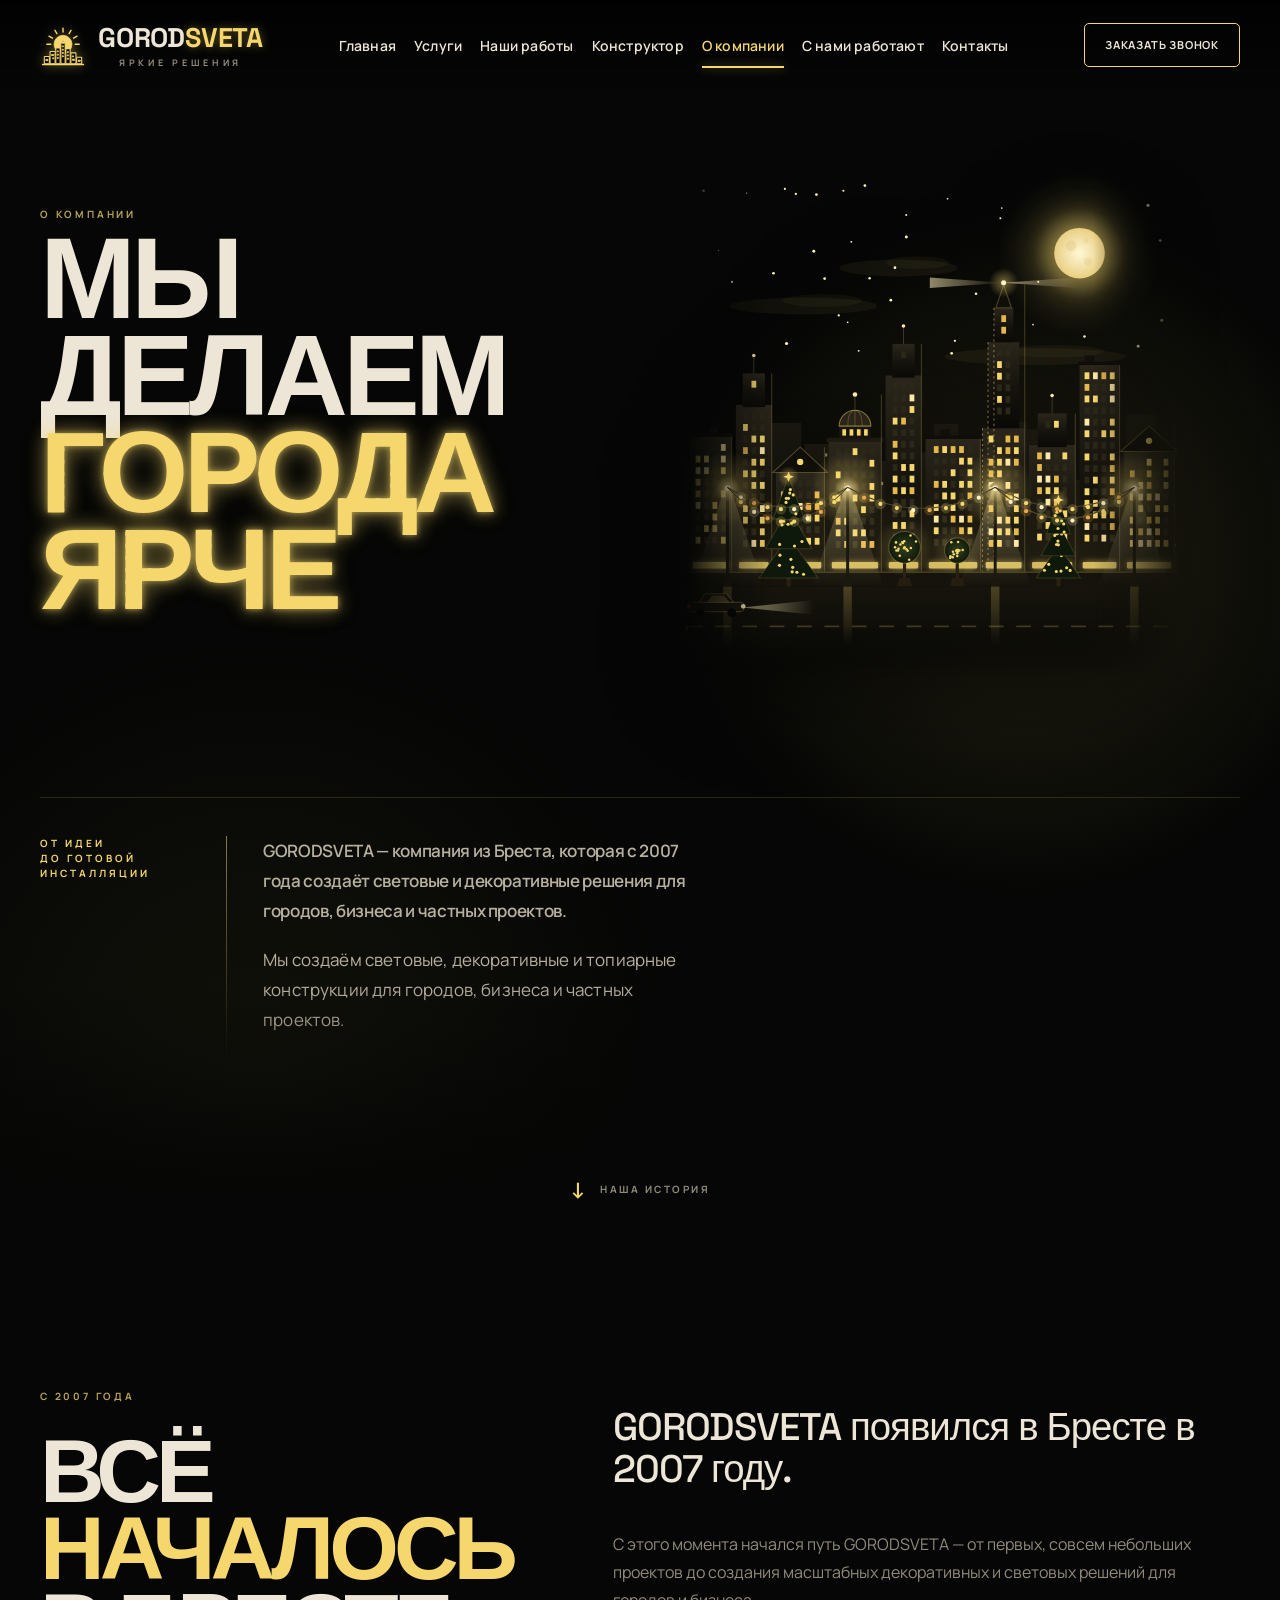
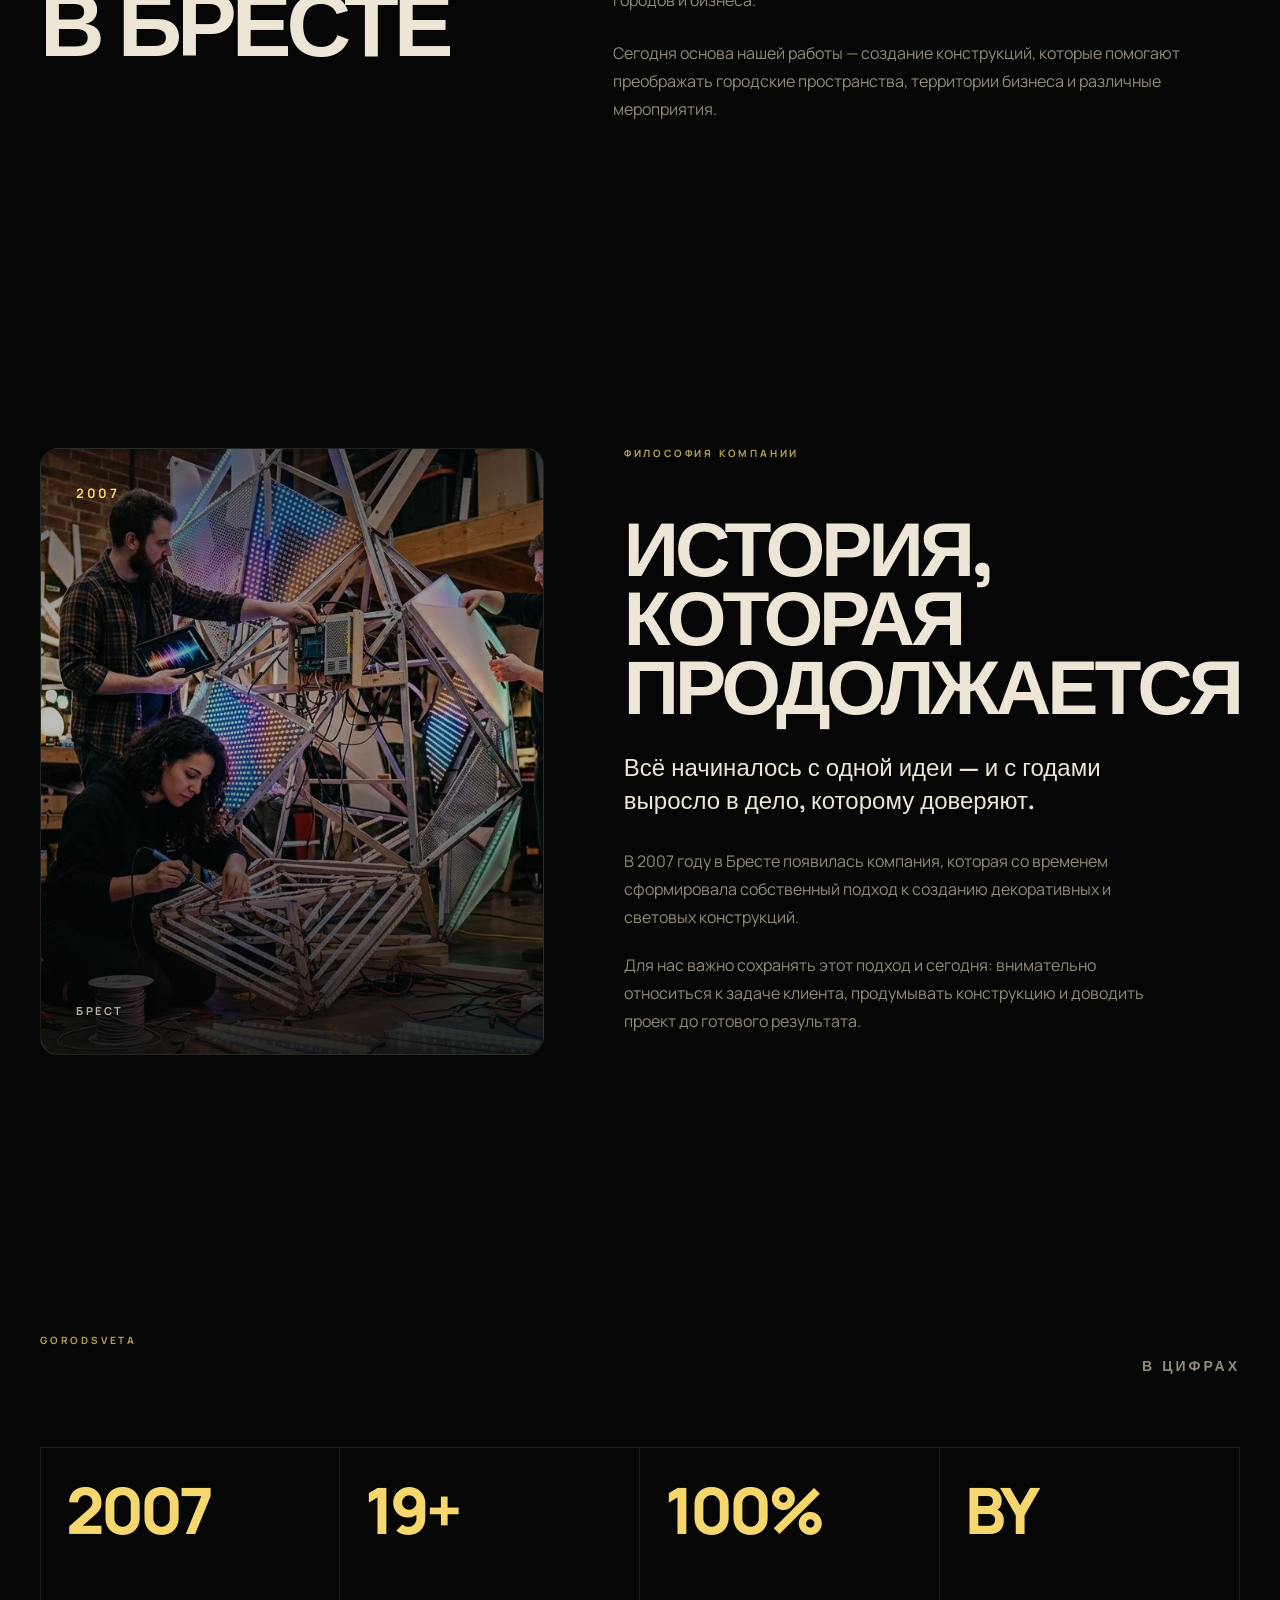
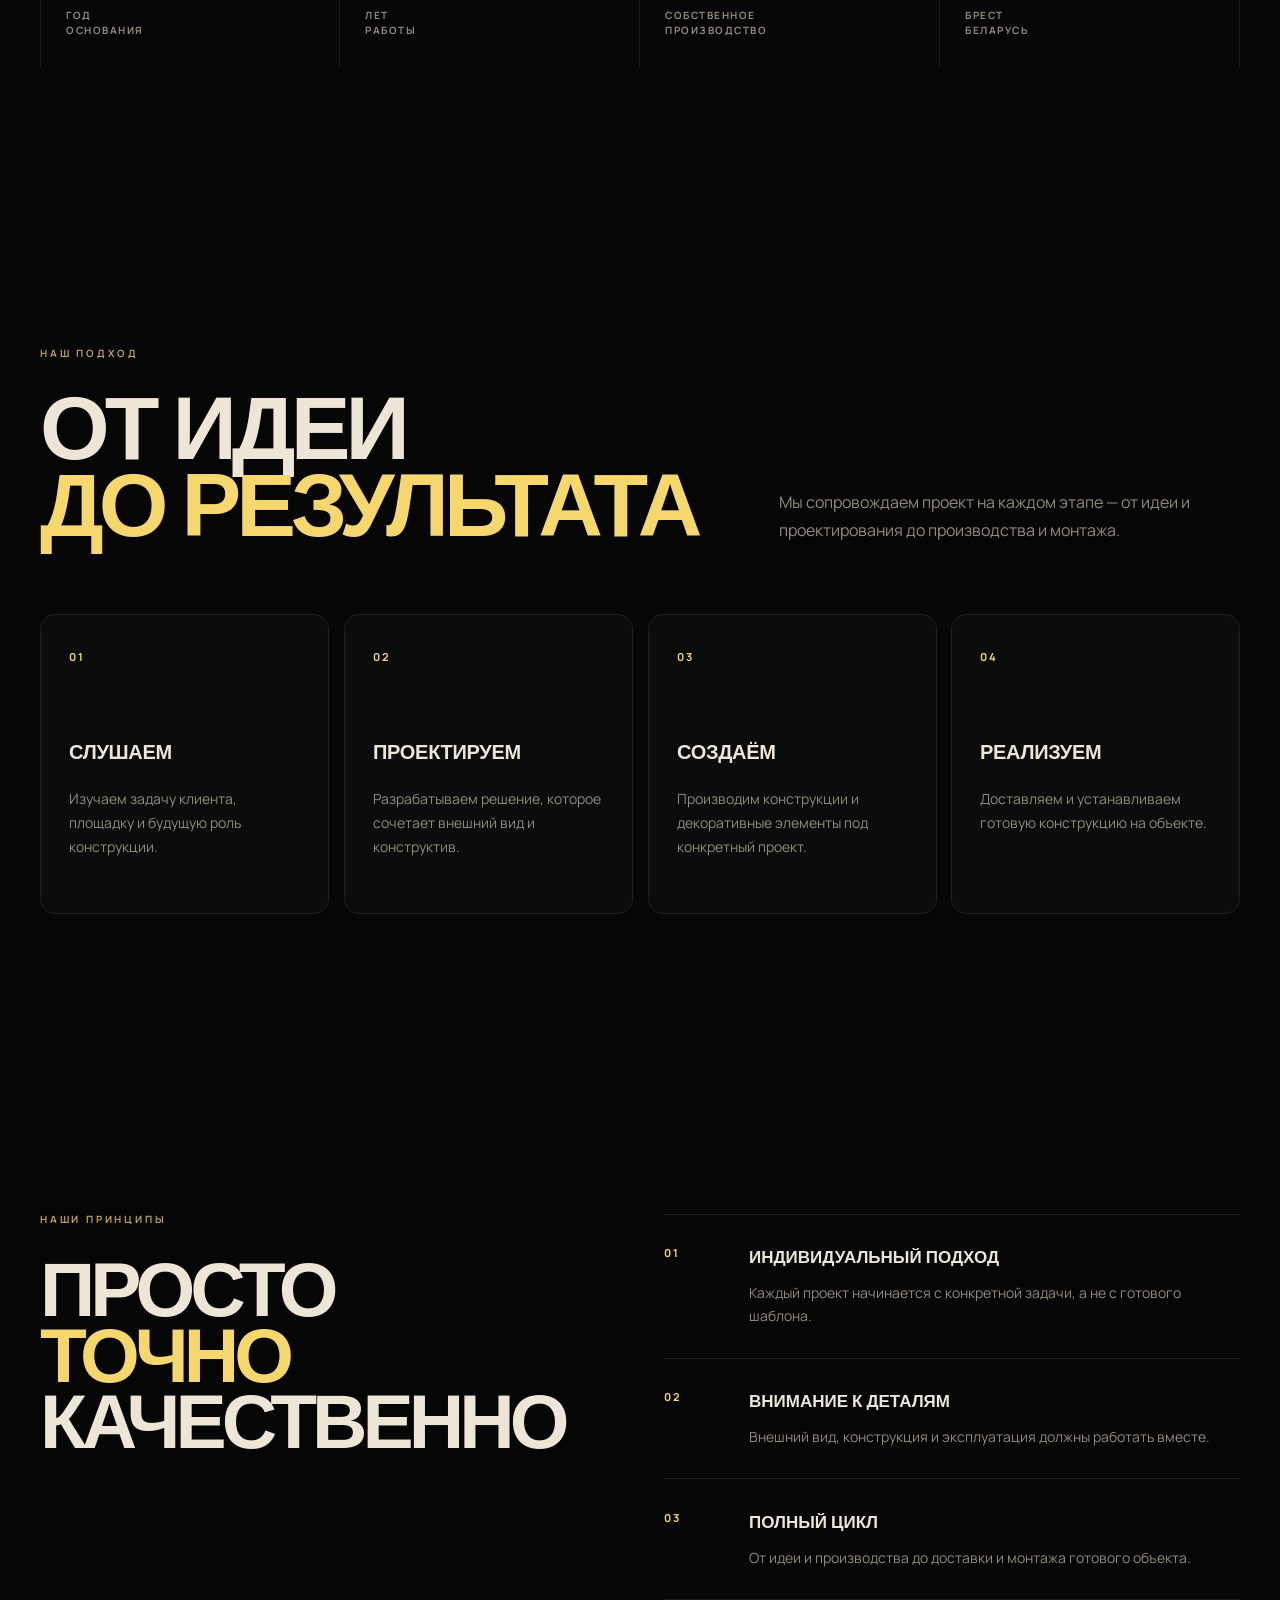
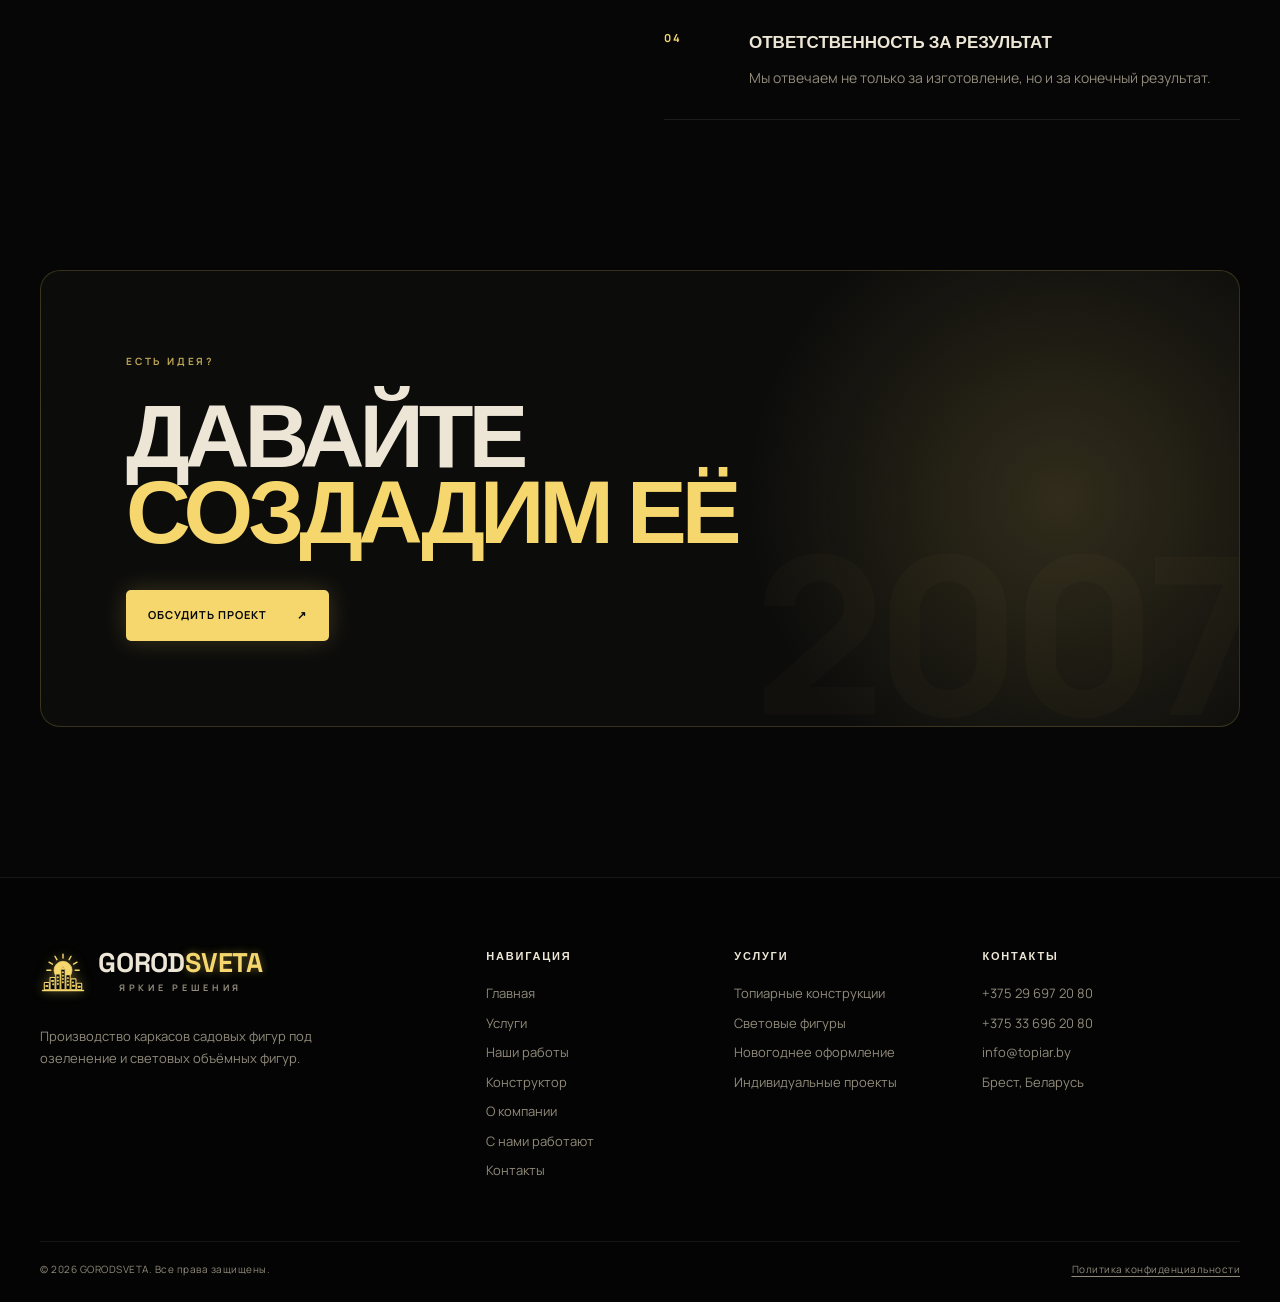
<file: about.html>
<!DOCTYPE html>
<html lang="ru">

<head>
    <meta charset="UTF-8">
    <meta name="viewport" content="width=device-width, initial-scale=1.0">

    <title>О компании — GORODSVETA</title>

    <meta
        name="description"
        content="GORODSVETA — компания из Бреста, с 2007 года создающая топиарные, световые и декоративные конструкции для городов и бизнеса."
    >

    <link rel="icon" href="assets/favicon.svg" type="image/svg+xml">
    <meta name="theme-color" content="#050605">
    <link rel="canonical" href="https://topiar.by/about.html">

    <meta property="og:type" content="website">
    <meta property="og:site_name" content="GORODSVETA">
    <meta property="og:locale" content="ru_RU">
    <meta property="og:title" content="О компании — GORODSVETA">
    <meta property="og:description" content="GORODSVETA — компания из Бреста, с 2007 года создающая топиарные, световые и декоративные конструкции для городов и бизнеса.">
    <meta property="og:url" content="https://topiar.by/about.html">
    <meta property="og:image" content="https://topiar.by/assets/images/og-image.jpg">
    <meta property="og:image:type" content="image/jpeg">
    <meta property="og:image:width" content="1200">
    <meta property="og:image:height" content="630">
    <meta name="twitter:card" content="summary_large_image">
    <meta name="twitter:title" content="О компании — GORODSVETA">
    <meta name="twitter:description" content="GORODSVETA — компания из Бреста, с 2007 года создающая топиарные, световые и декоративные конструкции для городов и бизнеса.">
    <meta name="twitter:image" content="https://topiar.by/assets/images/og-image.jpg">
    <meta name="twitter:image:alt" content="GORODSVETA — световое оформление городской среды">

    <link rel="preconnect" href="https://fonts.googleapis.com">
    <link rel="preconnect" href="https://fonts.gstatic.com" crossorigin>
    <link rel="preload" as="style" href="https://fonts.googleapis.com/css2?family=Manrope:wght@400;500;600;700;800&family=Space+Grotesk:wght@400;500;600;700&display=swap" crossorigin>
    <link rel="stylesheet" href="https://fonts.googleapis.com/css2?family=Manrope:wght@400;500;600;700;800&family=Space+Grotesk:wght@400;500;600;700&display=swap" media="print" onload="this.media='all'" crossorigin>
    <noscript><link rel="stylesheet" href="https://fonts.googleapis.com/css2?family=Manrope:wght@400;500;600;700;800&family=Space+Grotesk:wght@400;500;600;700&display=swap"></noscript>

    <link rel="preload" as="style" href="css/style.min.css?v=20261009">
    <link rel="stylesheet" href="css/style.min.css?v=20261009">
</head>

<body class="about-page">

<a class="skip-link" href="#main-content">Перейти к содержимому</a>

<!-- =================================
     HEADER
================================= -->

<header class="header">

    <div class="container header-inner">

        <a href="index.html" class="logo">

            <svg class="logo-mark" viewBox="0 0 64 64" width="46" height="46" xmlns="http://www.w3.org/2000/svg" aria-hidden="true" focusable="false"><g class="lm-sun"><circle cx="32" cy="31" r="12.5" fill="#F5D76E"/><g class="lm-rays" stroke="#F5D76E" stroke-width="2" stroke-linecap="round" fill="none"><path d="M15.0 31.0L9.5 31.0"/><path d="M17.3 22.5L12.5 19.8"/><path d="M23.5 16.3L20.8 11.5"/><path d="M32.0 14.0L32.0 8.5"/><path d="M40.5 16.3L43.2 11.5"/><path d="M46.7 22.5L51.5 19.8"/><path d="M49.0 31.0L54.5 31.0"/></g></g><g fill="#050605" stroke="#F5D76E" stroke-width="1.5" stroke-linejoin="round"><rect x="6" y="48" width="7" height="10" rx="0.8"/><rect x="14" y="41" width="7" height="17" rx="0.8"/><rect x="22" y="36" width="6" height="22" rx="0.8"/><rect x="29" y="29" width="6" height="29" rx="0.8"/><rect x="36" y="37" width="6" height="21" rx="0.8"/><rect x="43" y="43" width="7" height="15" rx="0.8"/><rect x="51" y="49" width="7" height="9" rx="0.8"/><rect x="31" y="25" width="2" height="4" rx="0.5"/></g><g class="lm-wins" fill="#F5D76E"><rect x="8" y="52" width="1.6" height="1.8" rx="0.3"/><rect x="9.5" y="52" width="1.6" height="1.8" rx="0.3"/><rect x="16" y="45" width="1.6" height="1.8" rx="0.3"/><rect x="17.5" y="45" width="1.6" height="1.8" rx="0.3"/><rect x="17.5" y="49.6" width="1.6" height="1.8" rx="0.3"/><rect x="24" y="40" width="1.6" height="1.8" rx="0.3"/><rect x="24" y="44.6" width="1.6" height="1.8" rx="0.3"/><rect x="24" y="49.2" width="1.6" height="1.8" rx="0.3"/><rect x="31" y="33" width="1.6" height="1.8" rx="0.3"/><rect x="31" y="37.6" width="1.6" height="1.8" rx="0.3"/><rect x="31" y="42.2" width="1.6" height="1.8" rx="0.3"/><rect x="31" y="46.800000000000004" width="1.6" height="1.8" rx="0.3"/><rect x="38" y="41" width="1.6" height="1.8" rx="0.3"/><rect x="38" y="45.6" width="1.6" height="1.8" rx="0.3"/><rect x="38" y="50.2" width="1.6" height="1.8" rx="0.3"/><rect x="45" y="47" width="1.6" height="1.8" rx="0.3"/><rect x="45" y="51.6" width="1.6" height="1.8" rx="0.3"/><rect x="46.5" y="51.6" width="1.6" height="1.8" rx="0.3"/><rect x="53" y="53" width="1.6" height="1.8" rx="0.3"/><rect x="54.5" y="53" width="1.6" height="1.8" rx="0.3"/></g><path d="M3.5 59.2H60.5" stroke="#F5D76E" stroke-width="2" stroke-linecap="round"/></svg>
    <span class="logo-text">
        <span class="logo-main">
            GOROD<span class="logo-accent">SVETA</span>
        </span>
        <span class="logo-subtitle">
            ЯРКИЕ РЕШЕНИЯ
        </span>
    </span>

        </a>


        <nav class="nav" id="site-nav">

            <a href="index.html">
                Главная
            </a>

            <a href="services.html">
                Услуги
            </a>

            <a href="projects.html">
                Наши работы
            </a>

            <a href="constructor.html">Конструктор</a>

            <a href="about.html" class="active">
                О компании
            </a>

            <a href="partners.html">
                С нами работают
            </a>

            <a href="contacts.html">
                Контакты
            </a>

        </nav>


        <div class="header-right">

            <a href="tel:+375296972080" class="phone">
                <span>↗</span>
                +375 29 697 20 80
            </a>

            <a href="contacts.html" class="header-button">
                Заказать звонок
            </a>

        </div>


        <button class="mobile-menu" type="button" aria-label="Открыть меню" aria-expanded="false" aria-controls="site-nav">
            ☰
        </button>

    </div>

</header>


<main id="main-content">

<!-- =================================
     HERO
================================= -->

<section class="about-hero">


    <div class="container">

        <div class="about-hero-top">

            <span class="section-label">
                О КОМПАНИИ
            </span>



        </div>


        <div class="about-hero-content">

            <div class="about-hero-text">

                <h1>
                    МЫ ДЕЛАЕМ<br>
                    <span class="city-lights">ГОРОДА ЯРЧЕ</span>
                </h1>

            </div>


            <div class="about-hero-visual" aria-hidden="true">

                <div class="about-city-3d" id="aboutCity3d">
                    <div class="about-city-stage" id="aboutCityStage">
                        <svg class="cw-svg cw2" viewBox="0 0 466 480" xmlns="http://www.w3.org/2000/svg" role="img" aria-label="Ночной город с световым оформлением"><defs><linearGradient id="gB" x1="0" y1="0" x2="0" y2="1"><stop offset="0" stop-color="#2a261b" stop-opacity="1"/><stop offset="0.55" stop-color="#15130d" stop-opacity="1"/><stop offset="1" stop-color="#0a0907" stop-opacity="1"/></linearGradient><linearGradient id="gF" x1="0" y1="0" x2="0" y2="1"><stop offset="0" stop-color="#1c1a11" stop-opacity="1"/><stop offset="1" stop-color="#0c0b08" stop-opacity="1"/></linearGradient><linearGradient id="gCone" x1="0" y1="0" x2="0" y2="1"><stop offset="0" stop-color="#FFE9A8" stop-opacity="0.32"/><stop offset="1" stop-color="#FFE9A8" stop-opacity="0"/></linearGradient><linearGradient id="gRoad" x1="0" y1="0" x2="0" y2="1"><stop offset="0" stop-color="#16140c" stop-opacity="1"/><stop offset="1" stop-color="#050605" stop-opacity="1"/></linearGradient><linearGradient id="gHaze" x1="0" y1="0" x2="0" y2="1"><stop offset="0" stop-color="#F5D76E" stop-opacity="0"/><stop offset="1" stop-color="#F5D76E" stop-opacity="0.1"/></linearGradient><linearGradient id="gStreak" x1="0" y1="0" x2="0" y2="1"><stop offset="0" stop-color="#F5D76E" stop-opacity="0.4"/><stop offset="1" stop-color="#F5D76E" stop-opacity="0"/></linearGradient><linearGradient id="gBeam" x1="0" y1="0" x2="1" y2="0"><stop offset="0" stop-color="#FFF1B8" stop-opacity="0.55"/><stop offset="1" stop-color="#FFF1B8" stop-opacity="0"/></linearGradient><linearGradient id="gShoot" x1="0" y1="0" x2="1" y2="0"><stop offset="0" stop-color="#fff" stop-opacity="0"/><stop offset="1" stop-color="#fff" stop-opacity="0.95"/></linearGradient><linearGradient id="gHead" x1="0" y1="0" x2="1" y2="0"><stop offset="0" stop-color="#FFF1B8" stop-opacity="0.55"/><stop offset="1" stop-color="#FFF1B8" stop-opacity="0"/></linearGradient><radialGradient id="gH"><stop offset="0" stop-color="#F5D76E" stop-opacity="0.45"/><stop offset="1" stop-color="#F5D76E" stop-opacity="0"/></radialGradient><radialGradient id="gLamp"><stop offset="0" stop-color="#FFE9A8" stop-opacity="0.85"/><stop offset="0.35" stop-color="#F5D76E" stop-opacity="0.28"/><stop offset="1" stop-color="#F5D76E" stop-opacity="0"/></radialGradient><radialGradient id="gHm"><stop offset="0" stop-color="#F5D76E" stop-opacity="0.5"/><stop offset="0.3" stop-color="#F5D76E" stop-opacity="0.3"/><stop offset="0.55" stop-color="#F5D76E" stop-opacity="0.13"/><stop offset="0.8" stop-color="#F5D76E" stop-opacity="0.04"/><stop offset="1" stop-color="#F5D76E" stop-opacity="0"/></radialGradient><radialGradient id="gMoon"><stop offset="0" stop-color="#FFF7D6" stop-opacity="1"/><stop offset="1" stop-color="#E9CF82" stop-opacity="1"/></radialGradient><radialGradient id="gS"><stop offset="0" stop-color="#33441f" stop-opacity="1"/><stop offset="1" stop-color="#0f180b" stop-opacity="1"/></radialGradient><filter id="fSoft" x="-1" y="-1" width="3" height="3"><feGaussianBlur stdDeviation="9"/></filter><filter id="fMoon" x="-.3" y="-.3" width="1.6" height="1.6"><feGaussianBlur stdDeviation=".7"/></filter></defs><circle class="halo" cx="372" cy="78" r="78" fill="url(#gHm)"/><circle class="halo" cx="372" cy="78" r="34" fill="#F5D76E" opacity=".3" filter="url(#fSoft)"/><g filter="url(#fMoon)"><circle cx="372" cy="78" r="24" fill="url(#gMoon)"/><circle cx="364" cy="71" r="5" fill="#D9C27A" opacity=".35"/><circle cx="380" cy="86" r="3.6" fill="#D9C27A" opacity=".3"/><circle cx="378" cy="66" r="2.4" fill="#D9C27A" opacity=".3"/></g><circle class="tw" cx="427.6" cy="166.2" r="1.4"/><circle class="tw" cx="42.3" cy="105.2" r="1"/><circle class="tw" cx="246.8" cy="26.3" r="0.8"/><circle class="tw" cx="207.6" cy="41.8" r="1"/><circle class="tw" cx="15.3" cy="18.7" r="1.2"/><circle class="tw" cx="196.9" cy="91.7" r="1.3"/><circle class="tw" cx="168.4" cy="13.8" r="1.3"/><circle class="tw" cx="273.8" cy="116.5" r="1.2"/><circle class="tw" cx="448.6" cy="66" r="1.3"/><circle class="tw" cx="172.9" cy="101.8" r="1.2"/><circle class="tw" cx="148" cy="18.7" r="1"/><circle class="tw" cx="332.8" cy="105" r="1"/><circle class="tw" cx="298.2" cy="35.1" r="0.8"/><circle class="tw" cx="152.1" cy="143.5" r="0.8"/><circle class="tw" cx="56.3" cy="20.9" r="0.6"/><circle class="tw" cx="130.2" cy="102" r="1.3"/><circle class="tw" cx="155.5" cy="67.2" r="0.9"/><circle class="tw" cx="143.6" cy="137" r="1.1"/><circle class="tw" cx="122.4" cy="22.3" r="1.3"/><circle class="tw" cx="327.9" cy="145.7" r="0.8"/><circle class="tw" cx="253.8" cy="161.1" r="1.1"/><circle class="tw" cx="437" cy="32.6" r="1.5"/><circle class="tw" cx="29.6" cy="75.2" r="0.6"/><circle class="tw" cx="450" cy="141.6" r="1.5"/><circle class="tw" cx="250.7" cy="173" r="1.3"/><circle class="tw" cx="162.5" cy="170.6" r="0.9"/><circle class="tw" cx="92.5" cy="17" r="1"/><circle class="tw" cx="94.1" cy="163.6" r="1.5"/><circle class="tw" cx="102.9" cy="21.7" r="1.1"/><circle class="tw" cx="81.7" cy="97" r="1.3"/><circle class="tw" cx="119.9" cy="76.1" r="1.4"/><circle class="tw" cx="207.7" cy="62.6" r="1.4"/><circle class="tw" cx="376.7" cy="157.1" r="1.2"/><circle class="tw" cx="193" cy="122.5" r="1.3"/><circle class="tw" cx="296.9" cy="44.8" r="0.9"/><g class="shoot"><line x1="0" y1="0" x2="-30" y2="-12" stroke="url(#gShoot)" stroke-width="1.4" stroke-linecap="round"/></g><rect x="-4" y="272" width="22" height="108" fill="url(#gF)" opacity=".82"/><rect x="18" y="307" width="17" height="73" fill="url(#gF)" opacity=".82"/><rect class="fd" x="24" y="339.3" width="2" height="3"/><rect x="36" y="289" width="19" height="91" fill="url(#gF)" opacity=".82"/><rect x="55" y="241" width="24" height="139" fill="url(#gF)" opacity=".82"/><rect x="78" y="239" width="30" height="141" fill="url(#gF)" opacity=".82"/><rect class="fd" x="98.6" y="358.7" width="2" height="3"/><rect class="fd" x="87" y="283.9" width="2" height="3"/><rect class="fd" x="81.5" y="355" width="2" height="3"/><rect x="111" y="259" width="29" height="121" fill="url(#gF)" opacity=".82"/><rect class="fd" x="130.7" y="267.9" width="2" height="3"/><rect x="143" y="256" width="23" height="124" fill="url(#gF)" opacity=".82"/><rect x="167" y="275" width="27" height="105" fill="url(#gF)" opacity=".82"/><rect class="fd" x="181.3" y="359.4" width="2" height="3"/><rect class="fd" x="183.7" y="295" width="2" height="3"/><rect class="fd" x="180.1" y="302" width="2" height="3"/><rect x="192" y="303" width="19" height="77" fill="url(#gF)" opacity=".82"/><rect class="fd" x="199.2" y="309.9" width="2" height="3"/><rect class="fd" x="200" y="330" width="2" height="3"/><rect class="fd" x="202.5" y="329.8" width="2" height="3"/><rect x="211" y="267" width="20" height="113" fill="url(#gF)" opacity=".82"/><rect class="fd" x="218.7" y="309.5" width="2" height="3"/><rect x="234" y="240" width="23" height="140" fill="url(#gF)" opacity=".82"/><rect class="fd" x="245.1" y="324.8" width="2" height="3"/><rect class="fd" x="242.8" y="347.8" width="2" height="3"/><rect x="256" y="263" width="24" height="117" fill="url(#gF)" opacity=".82"/><rect x="282" y="295" width="23" height="85" fill="url(#gF)" opacity=".82"/><rect class="fd" x="293.5" y="327.1" width="2" height="3"/><rect class="fd" x="297.9" y="316.3" width="2" height="3"/><rect x="303" y="238" width="19" height="142" fill="url(#gF)" opacity=".82"/><rect class="fd" x="306.5" y="337.6" width="2" height="3"/><rect class="fd" x="309" y="286" width="2" height="3"/><rect class="fd" x="307.6" y="341.1" width="2" height="3"/><rect x="320" y="245" width="18" height="135" fill="url(#gF)" opacity=".82"/><rect class="fd" x="329.1" y="290.4" width="2" height="3"/><rect class="fd" x="332.9" y="319.1" width="2" height="3"/><rect class="fd" x="330" y="316.9" width="2" height="3"/><rect x="336" y="287" width="17" height="93" fill="url(#gF)" opacity=".82"/><rect x="352" y="293" width="25" height="87" fill="url(#gF)" opacity=".82"/><rect class="fd" x="363" y="342.3" width="2" height="3"/><rect class="fd" x="364.7" y="346" width="2" height="3"/><rect x="375" y="235" width="25" height="145" fill="url(#gF)" opacity=".82"/><rect x="400" y="293" width="16" height="87" fill="url(#gF)" opacity=".82"/><rect class="fd" x="403.7" y="351.3" width="2" height="3"/><rect class="fd" x="404.6" y="325" width="2" height="3"/><rect x="416" y="231" width="28" height="149" fill="url(#gF)" opacity=".82"/><rect class="fd" x="429.7" y="342.7" width="2" height="3"/><rect x="445" y="264" width="26" height="116" fill="url(#gF)" opacity=".82"/><rect class="fd" x="461.4" y="353.3" width="2" height="3"/><g class="cloud" style="animation-duration:36s"><ellipse cx="110" cy="128" rx="70" ry="8" fill="#F5D76E" opacity=".05"/><ellipse cx="128" cy="123" rx="38" ry="6" fill="#F5D76E" opacity=".04"/></g><g class="cloud" style="animation-duration:44s"><ellipse cx="330" cy="176" rx="86" ry="8" fill="#F5D76E" opacity=".05"/><ellipse cx="348" cy="171" rx="47" ry="6" fill="#F5D76E" opacity=".04"/></g><g class="cloud" style="animation-duration:31s"><ellipse cx="200" cy="92" rx="56" ry="8" fill="#F5D76E" opacity=".05"/><ellipse cx="218" cy="87" rx="30" ry="6" fill="#F5D76E" opacity=".04"/></g><g><rect x="2" y="252" width="40" height="128" fill="url(#gB)"/><rect x="1" y="249" width="42" height="3" fill="#0e0d09"/><rect x="20" y="243" width="9" height="6" fill="#100f0a"/><rect class="w" x="7.8" y="259" width="4.5" height="6.5"/><rect class="w" x="15.8" y="259" width="4.5" height="6.5"/><rect class="w" x="23.8" y="259" width="4.5" height="6.5"/><rect class="w l2" x="31.8" y="259" width="4.5" height="6.5"/><rect class="w l" x="7.8" y="270" width="4.5" height="6.5"/><rect class="w l" x="15.8" y="270" width="4.5" height="6.5"/><rect class="w" x="23.8" y="270" width="4.5" height="6.5"/><rect class="w l2" x="31.8" y="270" width="4.5" height="6.5"/><rect class="w l2" x="7.8" y="281" width="4.5" height="6.5"/><rect class="w l2" x="15.8" y="281" width="4.5" height="6.5"/><rect class="w" x="23.8" y="281" width="4.5" height="6.5"/><rect class="w l" x="31.8" y="281" width="4.5" height="6.5"/><rect class="w l" x="7.8" y="292" width="4.5" height="6.5"/><rect class="w" x="15.8" y="292" width="4.5" height="6.5"/><rect class="w" x="23.8" y="292" width="4.5" height="6.5"/><rect class="w" x="31.8" y="292" width="4.5" height="6.5"/><rect class="w l3 fl2" x="7.8" y="303" width="4.5" height="6.5"/><rect class="w" x="15.8" y="303" width="4.5" height="6.5"/><rect class="w" x="23.8" y="303" width="4.5" height="6.5"/><rect class="w l" x="31.8" y="303" width="4.5" height="6.5"/><rect class="w l2" x="7.8" y="314" width="4.5" height="6.5"/><rect class="w" x="15.8" y="314" width="4.5" height="6.5"/><rect class="w l" x="23.8" y="314" width="4.5" height="6.5"/><rect class="w" x="31.8" y="314" width="4.5" height="6.5"/><rect class="w" x="7.8" y="325" width="4.5" height="6.5"/><rect class="w" x="15.8" y="325" width="4.5" height="6.5"/><rect class="w l fl1" x="23.8" y="325" width="4.5" height="6.5"/><rect class="w" x="31.8" y="325" width="4.5" height="6.5"/><rect class="w" x="7.8" y="336" width="4.5" height="6.5"/><rect class="w l" x="15.8" y="336" width="4.5" height="6.5"/><rect class="w l" x="23.8" y="336" width="4.5" height="6.5"/><rect class="w" x="31.8" y="336" width="4.5" height="6.5"/><rect class="w l" x="7.8" y="347" width="4.5" height="6.5"/><rect class="w" x="15.8" y="347" width="4.5" height="6.5"/><rect class="w" x="23.8" y="347" width="4.5" height="6.5"/><rect class="w l" x="31.8" y="347" width="4.5" height="6.5"/><line class="rim" x1="42" y1="252" x2="42" y2="380"/><rect class="w l shop" x="5" y="371" width="34" height="6" rx="1"/></g><g><rect x="46" y="222" width="34" height="158" fill="url(#gB)"/><rect x="52.5" y="192" width="21.1" height="32" fill="url(#gB)"/><line class="ant" x1="63" y1="192" x2="63" y2="175"/><circle class="bk" cx="63" cy="175" r="1.7"/><rect class="w l" x="60.8" y="199" width="4.5" height="6.5"/><rect class="w" x="52.8" y="229" width="4.5" height="6.5"/><rect class="w" x="60.8" y="229" width="4.5" height="6.5"/><rect class="w" x="68.8" y="229" width="4.5" height="6.5"/><rect class="w l" x="52.8" y="240" width="4.5" height="6.5"/><rect class="w" x="60.8" y="240" width="4.5" height="6.5"/><rect class="w" x="68.8" y="240" width="4.5" height="6.5"/><rect class="w" x="52.8" y="251" width="4.5" height="6.5"/><rect class="w l" x="60.8" y="251" width="4.5" height="6.5"/><rect class="w l" x="68.8" y="251" width="4.5" height="6.5"/><rect class="w l3 fl1" x="52.8" y="262" width="4.5" height="6.5"/><rect class="w" x="60.8" y="262" width="4.5" height="6.5"/><rect class="w l2" x="68.8" y="262" width="4.5" height="6.5"/><rect class="w" x="52.8" y="273" width="4.5" height="6.5"/><rect class="w l" x="60.8" y="273" width="4.5" height="6.5"/><rect class="w l" x="68.8" y="273" width="4.5" height="6.5"/><rect class="w l" x="52.8" y="284" width="4.5" height="6.5"/><rect class="w l" x="60.8" y="284" width="4.5" height="6.5"/><rect class="w" x="68.8" y="284" width="4.5" height="6.5"/><rect class="w" x="52.8" y="295" width="4.5" height="6.5"/><rect class="w l" x="60.8" y="295" width="4.5" height="6.5"/><rect class="w l" x="68.8" y="295" width="4.5" height="6.5"/><rect class="w" x="52.8" y="306" width="4.5" height="6.5"/><rect class="w" x="60.8" y="306" width="4.5" height="6.5"/><rect class="w" x="68.8" y="306" width="4.5" height="6.5"/><rect class="w l" x="52.8" y="317" width="4.5" height="6.5"/><rect class="w" x="60.8" y="317" width="4.5" height="6.5"/><rect class="w l2 fl2" x="68.8" y="317" width="4.5" height="6.5"/><rect class="w l" x="52.8" y="328" width="4.5" height="6.5"/><rect class="w" x="60.8" y="328" width="4.5" height="6.5"/><rect class="w l" x="68.8" y="328" width="4.5" height="6.5"/><rect class="w" x="52.8" y="339" width="4.5" height="6.5"/><rect class="w" x="60.8" y="339" width="4.5" height="6.5"/><rect class="w l" x="68.8" y="339" width="4.5" height="6.5"/><rect class="w" x="52.8" y="350" width="4.5" height="6.5"/><rect class="w l2" x="60.8" y="350" width="4.5" height="6.5"/><rect class="w l" x="68.8" y="350" width="4.5" height="6.5"/><line class="rim" x1="80" y1="192" x2="80" y2="380"/><rect class="w l shop" x="49" y="371" width="28" height="6" rx="1"/></g><g><rect x="84" y="286" width="46" height="94" fill="url(#gB)"/><polygon class="roof" points="81,286 107,262 133,286"/><circle class="w l" cx="107" cy="276" r="3"/><rect class="w" x="88.8" y="293" width="4.5" height="6.5"/><rect class="w" x="96.8" y="293" width="4.5" height="6.5"/><rect class="w" x="104.8" y="293" width="4.5" height="6.5"/><rect class="w" x="112.8" y="293" width="4.5" height="6.5"/><rect class="w" x="120.8" y="293" width="4.5" height="6.5"/><rect class="w l3 fl3" x="88.8" y="304" width="4.5" height="6.5"/><rect class="w" x="96.8" y="304" width="4.5" height="6.5"/><rect class="w" x="104.8" y="304" width="4.5" height="6.5"/><rect class="w" x="112.8" y="304" width="4.5" height="6.5"/><rect class="w l3" x="120.8" y="304" width="4.5" height="6.5"/><rect class="w l3" x="88.8" y="315" width="4.5" height="6.5"/><rect class="w l" x="96.8" y="315" width="4.5" height="6.5"/><rect class="w l2" x="104.8" y="315" width="4.5" height="6.5"/><rect class="w l3" x="112.8" y="315" width="4.5" height="6.5"/><rect class="w l3" x="120.8" y="315" width="4.5" height="6.5"/><rect class="w" x="88.8" y="326" width="4.5" height="6.5"/><rect class="w" x="96.8" y="326" width="4.5" height="6.5"/><rect class="w" x="104.8" y="326" width="4.5" height="6.5"/><rect class="w l3" x="112.8" y="326" width="4.5" height="6.5"/><rect class="w l" x="120.8" y="326" width="4.5" height="6.5"/><rect class="w l" x="88.8" y="337" width="4.5" height="6.5"/><rect class="w l" x="96.8" y="337" width="4.5" height="6.5"/><rect class="w" x="104.8" y="337" width="4.5" height="6.5"/><rect class="w" x="112.8" y="337" width="4.5" height="6.5"/><rect class="w" x="120.8" y="337" width="4.5" height="6.5"/><rect class="w l3" x="88.8" y="348" width="4.5" height="6.5"/><rect class="w l fl3" x="96.8" y="348" width="4.5" height="6.5"/><rect class="w" x="104.8" y="348" width="4.5" height="6.5"/><rect class="w l" x="112.8" y="348" width="4.5" height="6.5"/><rect class="w l" x="120.8" y="348" width="4.5" height="6.5"/><line class="rim" x1="130" y1="262" x2="130" y2="380"/><rect class="w l shop" x="87" y="371" width="40" height="6" rx="1"/></g><g><rect x="134" y="256" width="50" height="124" fill="url(#gB)"/><rect x="132" y="253" width="54" height="4" fill="#1d1a11"/><rect x="144" y="242" width="30" height="12" fill="#17150e"/><path class="dome" d="M144,242 A15,15 0 0 1 174,242Z"/><path class="rib" d="M152.2,242 Q152.2,227.8 159,227"/><path class="rib" d="M159,242 Q159,227.8 159,227"/><path class="rib" d="M165.8,242 Q165.8,227.8 159,227"/><line class="ant" x1="159" y1="227" x2="159" y2="213"/><circle class="bk" cx="159" cy="212" r="2.2"/><rect class="w l" x="147" y="245" width="3.5" height="6"/><rect class="w l" x="153.9" y="245" width="3.5" height="6"/><rect class="w l" x="160.8" y="245" width="3.5" height="6"/><rect class="w l" x="167.6" y="245" width="3.5" height="6"/><rect class="w" x="140.8" y="263" width="4.5" height="6.5"/><rect class="w" x="148.8" y="263" width="4.5" height="6.5"/><rect class="w l fl2" x="156.8" y="263" width="4.5" height="6.5"/><rect class="w" x="164.8" y="263" width="4.5" height="6.5"/><rect class="w" x="172.8" y="263" width="4.5" height="6.5"/><rect class="w" x="140.8" y="274" width="4.5" height="6.5"/><rect class="w" x="148.8" y="274" width="4.5" height="6.5"/><rect class="w" x="156.8" y="274" width="4.5" height="6.5"/><rect class="w" x="164.8" y="274" width="4.5" height="6.5"/><rect class="w l" x="172.8" y="274" width="4.5" height="6.5"/><rect class="w l" x="140.8" y="285" width="4.5" height="6.5"/><rect class="w" x="148.8" y="285" width="4.5" height="6.5"/><rect class="w" x="156.8" y="285" width="4.5" height="6.5"/><rect class="w" x="164.8" y="285" width="4.5" height="6.5"/><rect class="w" x="172.8" y="285" width="4.5" height="6.5"/><rect class="w" x="140.8" y="296" width="4.5" height="6.5"/><rect class="w l" x="148.8" y="296" width="4.5" height="6.5"/><rect class="w" x="156.8" y="296" width="4.5" height="6.5"/><rect class="w" x="164.8" y="296" width="4.5" height="6.5"/><rect class="w l fl3" x="172.8" y="296" width="4.5" height="6.5"/><rect class="w l" x="140.8" y="307" width="4.5" height="6.5"/><rect class="w" x="148.8" y="307" width="4.5" height="6.5"/><rect class="w l" x="156.8" y="307" width="4.5" height="6.5"/><rect class="w" x="164.8" y="307" width="4.5" height="6.5"/><rect class="w l" x="172.8" y="307" width="4.5" height="6.5"/><rect class="w" x="140.8" y="318" width="4.5" height="6.5"/><rect class="w" x="148.8" y="318" width="4.5" height="6.5"/><rect class="w" x="156.8" y="318" width="4.5" height="6.5"/><rect class="w l" x="164.8" y="318" width="4.5" height="6.5"/><rect class="w" x="172.8" y="318" width="4.5" height="6.5"/><rect class="w l3" x="140.8" y="329" width="4.5" height="6.5"/><rect class="w l" x="148.8" y="329" width="4.5" height="6.5"/><rect class="w" x="156.8" y="329" width="4.5" height="6.5"/><rect class="w" x="164.8" y="329" width="4.5" height="6.5"/><rect class="w" x="172.8" y="329" width="4.5" height="6.5"/><rect class="w l fl1" x="140.8" y="340" width="4.5" height="6.5"/><rect class="w" x="148.8" y="340" width="4.5" height="6.5"/><rect class="w l" x="156.8" y="340" width="4.5" height="6.5"/><rect class="w l" x="164.8" y="340" width="4.5" height="6.5"/><rect class="w" x="172.8" y="340" width="4.5" height="6.5"/><rect class="w" x="140.8" y="351" width="4.5" height="6.5"/><rect class="w l3" x="148.8" y="351" width="4.5" height="6.5"/><rect class="w" x="156.8" y="351" width="4.5" height="6.5"/><rect class="w l3" x="164.8" y="351" width="4.5" height="6.5"/><rect class="w l3 fl3" x="172.8" y="351" width="4.5" height="6.5"/><line class="rim" x1="184" y1="212" x2="184" y2="380"/><rect class="w l shop" x="137" y="371" width="44" height="6" rx="1"/></g><g><rect x="188" y="194" width="34" height="186" fill="url(#gB)"/><rect x="194.5" y="164" width="21.1" height="32" fill="url(#gB)"/><line class="ant" x1="205" y1="164" x2="205" y2="147"/><circle class="bk" cx="205" cy="147" r="1.7"/><rect class="w" x="202.8" y="171" width="4.5" height="6.5"/><rect class="w" x="194.8" y="201" width="4.5" height="6.5"/><rect class="w" x="202.8" y="201" width="4.5" height="6.5"/><rect class="w" x="210.8" y="201" width="4.5" height="6.5"/><rect class="w" x="194.8" y="212" width="4.5" height="6.5"/><rect class="w" x="202.8" y="212" width="4.5" height="6.5"/><rect class="w l2 fl2" x="210.8" y="212" width="4.5" height="6.5"/><rect class="w" x="194.8" y="223" width="4.5" height="6.5"/><rect class="w" x="202.8" y="223" width="4.5" height="6.5"/><rect class="w l" x="210.8" y="223" width="4.5" height="6.5"/><rect class="w l" x="194.8" y="234" width="4.5" height="6.5"/><rect class="w l3 fl2" x="202.8" y="234" width="4.5" height="6.5"/><rect class="w" x="210.8" y="234" width="4.5" height="6.5"/><rect class="w" x="194.8" y="245" width="4.5" height="6.5"/><rect class="w" x="202.8" y="245" width="4.5" height="6.5"/><rect class="w" x="210.8" y="245" width="4.5" height="6.5"/><rect class="w l3" x="194.8" y="256" width="4.5" height="6.5"/><rect class="w" x="202.8" y="256" width="4.5" height="6.5"/><rect class="w" x="210.8" y="256" width="4.5" height="6.5"/><rect class="w l fl1" x="194.8" y="267" width="4.5" height="6.5"/><rect class="w" x="202.8" y="267" width="4.5" height="6.5"/><rect class="w" x="210.8" y="267" width="4.5" height="6.5"/><rect class="w" x="194.8" y="278" width="4.5" height="6.5"/><rect class="w l fl1" x="202.8" y="278" width="4.5" height="6.5"/><rect class="w l" x="210.8" y="278" width="4.5" height="6.5"/><rect class="w l" x="194.8" y="289" width="4.5" height="6.5"/><rect class="w" x="202.8" y="289" width="4.5" height="6.5"/><rect class="w l" x="210.8" y="289" width="4.5" height="6.5"/><rect class="w l3" x="194.8" y="300" width="4.5" height="6.5"/><rect class="w l fl2" x="202.8" y="300" width="4.5" height="6.5"/><rect class="w l3 fl2" x="210.8" y="300" width="4.5" height="6.5"/><rect class="w" x="194.8" y="311" width="4.5" height="6.5"/><rect class="w" x="202.8" y="311" width="4.5" height="6.5"/><rect class="w" x="210.8" y="311" width="4.5" height="6.5"/><rect class="w" x="194.8" y="322" width="4.5" height="6.5"/><rect class="w" x="202.8" y="322" width="4.5" height="6.5"/><rect class="w l" x="210.8" y="322" width="4.5" height="6.5"/><rect class="w l fl1" x="194.8" y="333" width="4.5" height="6.5"/><rect class="w l" x="202.8" y="333" width="4.5" height="6.5"/><rect class="w" x="210.8" y="333" width="4.5" height="6.5"/><rect class="w" x="194.8" y="344" width="4.5" height="6.5"/><rect class="w l" x="202.8" y="344" width="4.5" height="6.5"/><rect class="w l" x="210.8" y="344" width="4.5" height="6.5"/><line class="rim" x1="222" y1="164" x2="222" y2="380"/><rect class="w l shop" x="191" y="371" width="28" height="6" rx="1"/></g><g><rect x="226" y="254" width="52" height="126" fill="url(#gB)"/><rect x="225" y="251" width="54" height="3" fill="#0e0d09"/><rect x="240" y="245" width="9" height="6" fill="#100f0a"/><rect class="w l3" x="233.8" y="261" width="4.5" height="6.5"/><rect class="w l" x="241.8" y="261" width="4.5" height="6.5"/><rect class="w l3" x="249.8" y="261" width="4.5" height="6.5"/><rect class="w l3" x="257.8" y="261" width="4.5" height="6.5"/><rect class="w" x="265.8" y="261" width="4.5" height="6.5"/><rect class="w" x="233.8" y="272" width="4.5" height="6.5"/><rect class="w" x="241.8" y="272" width="4.5" height="6.5"/><rect class="w" x="249.8" y="272" width="4.5" height="6.5"/><rect class="w l" x="257.8" y="272" width="4.5" height="6.5"/><rect class="w l" x="265.8" y="272" width="4.5" height="6.5"/><rect class="w" x="233.8" y="283" width="4.5" height="6.5"/><rect class="w" x="241.8" y="283" width="4.5" height="6.5"/><rect class="w l" x="249.8" y="283" width="4.5" height="6.5"/><rect class="w" x="257.8" y="283" width="4.5" height="6.5"/><rect class="w l" x="265.8" y="283" width="4.5" height="6.5"/><rect class="w l3" x="233.8" y="294" width="4.5" height="6.5"/><rect class="w l" x="241.8" y="294" width="4.5" height="6.5"/><rect class="w" x="249.8" y="294" width="4.5" height="6.5"/><rect class="w l" x="257.8" y="294" width="4.5" height="6.5"/><rect class="w l" x="265.8" y="294" width="4.5" height="6.5"/><rect class="w" x="233.8" y="305" width="4.5" height="6.5"/><rect class="w l" x="241.8" y="305" width="4.5" height="6.5"/><rect class="w l fl1" x="249.8" y="305" width="4.5" height="6.5"/><rect class="w" x="257.8" y="305" width="4.5" height="6.5"/><rect class="w l3" x="265.8" y="305" width="4.5" height="6.5"/><rect class="w l fl1" x="233.8" y="316" width="4.5" height="6.5"/><rect class="w" x="241.8" y="316" width="4.5" height="6.5"/><rect class="w l" x="249.8" y="316" width="4.5" height="6.5"/><rect class="w" x="257.8" y="316" width="4.5" height="6.5"/><rect class="w" x="265.8" y="316" width="4.5" height="6.5"/><rect class="w l2 fl1" x="233.8" y="327" width="4.5" height="6.5"/><rect class="w" x="241.8" y="327" width="4.5" height="6.5"/><rect class="w l3" x="249.8" y="327" width="4.5" height="6.5"/><rect class="w l2" x="257.8" y="327" width="4.5" height="6.5"/><rect class="w l3" x="265.8" y="327" width="4.5" height="6.5"/><rect class="w l" x="233.8" y="338" width="4.5" height="6.5"/><rect class="w" x="241.8" y="338" width="4.5" height="6.5"/><rect class="w" x="249.8" y="338" width="4.5" height="6.5"/><rect class="w l3" x="257.8" y="338" width="4.5" height="6.5"/><rect class="w l" x="265.8" y="338" width="4.5" height="6.5"/><rect class="w" x="233.8" y="349" width="4.5" height="6.5"/><rect class="w" x="241.8" y="349" width="4.5" height="6.5"/><rect class="w l" x="249.8" y="349" width="4.5" height="6.5"/><rect class="w" x="257.8" y="349" width="4.5" height="6.5"/><rect class="w" x="265.8" y="349" width="4.5" height="6.5"/><line class="rim" x1="278" y1="254" x2="278" y2="380"/><rect class="w l shop" x="229" y="371" width="46" height="6" rx="1"/></g><g><rect x="280" y="244" width="40" height="136" fill="url(#gB)"/><rect x="285.2" y="162.4" width="29.6" height="81.6" fill="url(#gB)"/><rect x="290.8" y="129.8" width="18.4" height="32.6" fill="url(#gB)"/><polygon class="roof" points="292.6,129.8 300,108 307.4,129.8"/><line class="led" x1="280" y1="244" x2="280" y2="380"/><line class="led" x1="285.2" y1="162.4" x2="285.2" y2="380"/><line class="led" x1="290.8" y1="129.8" x2="290.8" y2="380"/><rect class="w l fl3" x="285.8" y="251" width="4.5" height="6.5"/><rect class="w" x="293.8" y="251" width="4.5" height="6.5"/><rect class="w l3" x="301.8" y="251" width="4.5" height="6.5"/><rect class="w l3 fl1" x="309.8" y="251" width="4.5" height="6.5"/><rect class="w" x="285.8" y="262" width="4.5" height="6.5"/><rect class="w l fl1" x="293.8" y="262" width="4.5" height="6.5"/><rect class="w l3 fl1" x="301.8" y="262" width="4.5" height="6.5"/><rect class="w l" x="309.8" y="262" width="4.5" height="6.5"/><rect class="w l3" x="285.8" y="273" width="4.5" height="6.5"/><rect class="w l" x="293.8" y="273" width="4.5" height="6.5"/><rect class="w l2" x="301.8" y="273" width="4.5" height="6.5"/><rect class="w l3" x="309.8" y="273" width="4.5" height="6.5"/><rect class="w l3" x="285.8" y="284" width="4.5" height="6.5"/><rect class="w l" x="293.8" y="284" width="4.5" height="6.5"/><rect class="w" x="301.8" y="284" width="4.5" height="6.5"/><rect class="w" x="309.8" y="284" width="4.5" height="6.5"/><rect class="w l2" x="285.8" y="295" width="4.5" height="6.5"/><rect class="w" x="293.8" y="295" width="4.5" height="6.5"/><rect class="w l2 fl3" x="301.8" y="295" width="4.5" height="6.5"/><rect class="w" x="309.8" y="295" width="4.5" height="6.5"/><rect class="w" x="285.8" y="306" width="4.5" height="6.5"/><rect class="w" x="293.8" y="306" width="4.5" height="6.5"/><rect class="w l3 fl2" x="301.8" y="306" width="4.5" height="6.5"/><rect class="w l2" x="309.8" y="306" width="4.5" height="6.5"/><rect class="w l3" x="285.8" y="317" width="4.5" height="6.5"/><rect class="w" x="293.8" y="317" width="4.5" height="6.5"/><rect class="w" x="301.8" y="317" width="4.5" height="6.5"/><rect class="w l" x="309.8" y="317" width="4.5" height="6.5"/><rect class="w" x="285.8" y="328" width="4.5" height="6.5"/><rect class="w l2" x="293.8" y="328" width="4.5" height="6.5"/><rect class="w l fl3" x="301.8" y="328" width="4.5" height="6.5"/><rect class="w l" x="309.8" y="328" width="4.5" height="6.5"/><rect class="w l2" x="285.8" y="339" width="4.5" height="6.5"/><rect class="w l" x="293.8" y="339" width="4.5" height="6.5"/><rect class="w l fl3" x="301.8" y="339" width="4.5" height="6.5"/><rect class="w l3" x="309.8" y="339" width="4.5" height="6.5"/><rect class="w l3" x="285.8" y="350" width="4.5" height="6.5"/><rect class="w l" x="293.8" y="350" width="4.5" height="6.5"/><rect class="w" x="301.8" y="350" width="4.5" height="6.5"/><rect class="w l2" x="309.8" y="350" width="4.5" height="6.5"/><rect class="w" x="293.8" y="169.4" width="4.5" height="6.5"/><rect class="w" x="301.8" y="169.4" width="4.5" height="6.5"/><rect class="w l fl2" x="293.8" y="180.4" width="4.5" height="6.5"/><rect class="w" x="301.8" y="180.4" width="4.5" height="6.5"/><rect class="w l" x="293.8" y="191.4" width="4.5" height="6.5"/><rect class="w" x="301.8" y="191.4" width="4.5" height="6.5"/><rect class="w" x="293.8" y="202.4" width="4.5" height="6.5"/><rect class="w" x="301.8" y="202.4" width="4.5" height="6.5"/><rect class="w l" x="293.8" y="213.4" width="4.5" height="6.5"/><rect class="w" x="301.8" y="213.4" width="4.5" height="6.5"/><rect class="w" x="293.8" y="224.4" width="4.5" height="6.5"/><rect class="w" x="301.8" y="224.4" width="4.5" height="6.5"/><rect class="w l3" x="297.8" y="136.8" width="4.5" height="6.5"/><rect class="w l3" x="297.8" y="147.8" width="4.5" height="6.5"/><g transform="translate(300 106)"><circle class="halo" r="14" fill="url(#gH)"/><g class="beam"><polygon points="0,0 70,-5 70,5" fill="url(#gBeam)"/><polygon points="0,0 -70,-5 -70,5" fill="url(#gBeam)"/></g><circle r="2.4" fill="#fff6d0"/></g><line class="rim" x1="320" y1="108" x2="320" y2="380"/><rect class="w l shop" x="283" y="371" width="34" height="6" rx="1"/></g><g><rect x="324" y="260" width="44" height="120" fill="url(#gB)"/><rect x="332.4" y="230" width="27.3" height="32" fill="url(#gB)"/><line class="ant" x1="346" y1="230" x2="346" y2="213"/><circle class="bk" cx="346" cy="213" r="1.7"/><rect class="w" x="339.8" y="237" width="4.5" height="6.5"/><rect class="w l" x="347.8" y="237" width="4.5" height="6.5"/><rect class="w l3 fl2" x="331.8" y="267" width="4.5" height="6.5"/><rect class="w l2" x="339.8" y="267" width="4.5" height="6.5"/><rect class="w" x="347.8" y="267" width="4.5" height="6.5"/><rect class="w l" x="355.8" y="267" width="4.5" height="6.5"/><rect class="w l3" x="331.8" y="278" width="4.5" height="6.5"/><rect class="w" x="339.8" y="278" width="4.5" height="6.5"/><rect class="w" x="347.8" y="278" width="4.5" height="6.5"/><rect class="w" x="355.8" y="278" width="4.5" height="6.5"/><rect class="w l2" x="331.8" y="289" width="4.5" height="6.5"/><rect class="w l2" x="339.8" y="289" width="4.5" height="6.5"/><rect class="w l3 fl1" x="347.8" y="289" width="4.5" height="6.5"/><rect class="w" x="355.8" y="289" width="4.5" height="6.5"/><rect class="w l3" x="331.8" y="300" width="4.5" height="6.5"/><rect class="w l fl1" x="339.8" y="300" width="4.5" height="6.5"/><rect class="w l" x="347.8" y="300" width="4.5" height="6.5"/><rect class="w" x="355.8" y="300" width="4.5" height="6.5"/><rect class="w" x="331.8" y="311" width="4.5" height="6.5"/><rect class="w l2" x="339.8" y="311" width="4.5" height="6.5"/><rect class="w l3" x="347.8" y="311" width="4.5" height="6.5"/><rect class="w" x="355.8" y="311" width="4.5" height="6.5"/><rect class="w" x="331.8" y="322" width="4.5" height="6.5"/><rect class="w" x="339.8" y="322" width="4.5" height="6.5"/><rect class="w" x="347.8" y="322" width="4.5" height="6.5"/><rect class="w l" x="355.8" y="322" width="4.5" height="6.5"/><rect class="w" x="331.8" y="333" width="4.5" height="6.5"/><rect class="w l fl3" x="339.8" y="333" width="4.5" height="6.5"/><rect class="w l" x="347.8" y="333" width="4.5" height="6.5"/><rect class="w" x="355.8" y="333" width="4.5" height="6.5"/><rect class="w l" x="331.8" y="344" width="4.5" height="6.5"/><rect class="w" x="339.8" y="344" width="4.5" height="6.5"/><rect class="w" x="347.8" y="344" width="4.5" height="6.5"/><rect class="w l fl2" x="355.8" y="344" width="4.5" height="6.5"/><line class="rim" x1="368" y1="230" x2="368" y2="380"/><rect class="w l shop" x="327" y="371" width="38" height="6" rx="1"/></g><g><rect x="372" y="184" width="38" height="196" fill="url(#gB)"/><rect x="371" y="181" width="40" height="3" fill="#0e0d09"/><rect x="377" y="175" width="9" height="6" fill="#100f0a"/><rect class="w l" x="376.8" y="191" width="4.5" height="6.5"/><rect class="w l2 fl3" x="384.8" y="191" width="4.5" height="6.5"/><rect class="w l3" x="392.8" y="191" width="4.5" height="6.5"/><rect class="w l" x="400.8" y="191" width="4.5" height="6.5"/><rect class="w l3" x="376.8" y="202" width="4.5" height="6.5"/><rect class="w" x="384.8" y="202" width="4.5" height="6.5"/><rect class="w" x="392.8" y="202" width="4.5" height="6.5"/><rect class="w l2" x="400.8" y="202" width="4.5" height="6.5"/><rect class="w l" x="376.8" y="213" width="4.5" height="6.5"/><rect class="w l" x="384.8" y="213" width="4.5" height="6.5"/><rect class="w" x="392.8" y="213" width="4.5" height="6.5"/><rect class="w l2 fl1" x="400.8" y="213" width="4.5" height="6.5"/><rect class="w" x="376.8" y="224" width="4.5" height="6.5"/><rect class="w" x="384.8" y="224" width="4.5" height="6.5"/><rect class="w" x="392.8" y="224" width="4.5" height="6.5"/><rect class="w" x="400.8" y="224" width="4.5" height="6.5"/><rect class="w l2" x="376.8" y="235" width="4.5" height="6.5"/><rect class="w" x="384.8" y="235" width="4.5" height="6.5"/><rect class="w" x="392.8" y="235" width="4.5" height="6.5"/><rect class="w l" x="400.8" y="235" width="4.5" height="6.5"/><rect class="w l" x="376.8" y="246" width="4.5" height="6.5"/><rect class="w" x="384.8" y="246" width="4.5" height="6.5"/><rect class="w l" x="392.8" y="246" width="4.5" height="6.5"/><rect class="w l fl2" x="400.8" y="246" width="4.5" height="6.5"/><rect class="w" x="376.8" y="257" width="4.5" height="6.5"/><rect class="w" x="384.8" y="257" width="4.5" height="6.5"/><rect class="w" x="392.8" y="257" width="4.5" height="6.5"/><rect class="w" x="400.8" y="257" width="4.5" height="6.5"/><rect class="w l fl3" x="376.8" y="268" width="4.5" height="6.5"/><rect class="w" x="384.8" y="268" width="4.5" height="6.5"/><rect class="w" x="392.8" y="268" width="4.5" height="6.5"/><rect class="w l fl2" x="400.8" y="268" width="4.5" height="6.5"/><rect class="w" x="376.8" y="279" width="4.5" height="6.5"/><rect class="w" x="384.8" y="279" width="4.5" height="6.5"/><rect class="w" x="392.8" y="279" width="4.5" height="6.5"/><rect class="w l3" x="400.8" y="279" width="4.5" height="6.5"/><rect class="w" x="376.8" y="290" width="4.5" height="6.5"/><rect class="w l" x="384.8" y="290" width="4.5" height="6.5"/><rect class="w" x="392.8" y="290" width="4.5" height="6.5"/><rect class="w l" x="400.8" y="290" width="4.5" height="6.5"/><rect class="w l" x="376.8" y="301" width="4.5" height="6.5"/><rect class="w" x="384.8" y="301" width="4.5" height="6.5"/><rect class="w" x="392.8" y="301" width="4.5" height="6.5"/><rect class="w l3" x="400.8" y="301" width="4.5" height="6.5"/><rect class="w l" x="376.8" y="312" width="4.5" height="6.5"/><rect class="w l" x="384.8" y="312" width="4.5" height="6.5"/><rect class="w" x="392.8" y="312" width="4.5" height="6.5"/><rect class="w" x="400.8" y="312" width="4.5" height="6.5"/><rect class="w" x="376.8" y="323" width="4.5" height="6.5"/><rect class="w l" x="384.8" y="323" width="4.5" height="6.5"/><rect class="w l" x="392.8" y="323" width="4.5" height="6.5"/><rect class="w l3" x="400.8" y="323" width="4.5" height="6.5"/><rect class="w l2" x="376.8" y="334" width="4.5" height="6.5"/><rect class="w" x="384.8" y="334" width="4.5" height="6.5"/><rect class="w" x="392.8" y="334" width="4.5" height="6.5"/><rect class="w l3" x="400.8" y="334" width="4.5" height="6.5"/><rect class="w l fl2" x="376.8" y="345" width="4.5" height="6.5"/><rect class="w" x="384.8" y="345" width="4.5" height="6.5"/><rect class="w l2" x="392.8" y="345" width="4.5" height="6.5"/><rect class="w" x="400.8" y="345" width="4.5" height="6.5"/><line class="rim" x1="410" y1="184" x2="410" y2="380"/><rect class="w l shop" x="375" y="371" width="32" height="6" rx="1"/></g><g><rect x="414" y="266" width="48" height="114" fill="url(#gB)"/><polygon class="roof" points="411,266 438,242 465,266"/><circle class="w l" cx="438" cy="256" r="3"/><rect class="w" x="419.8" y="273" width="4.5" height="6.5"/><rect class="w" x="427.8" y="273" width="4.5" height="6.5"/><rect class="w l" x="435.8" y="273" width="4.5" height="6.5"/><rect class="w" x="443.8" y="273" width="4.5" height="6.5"/><rect class="w l" x="451.8" y="273" width="4.5" height="6.5"/><rect class="w l3 fl3" x="419.8" y="284" width="4.5" height="6.5"/><rect class="w" x="427.8" y="284" width="4.5" height="6.5"/><rect class="w l3" x="435.8" y="284" width="4.5" height="6.5"/><rect class="w" x="443.8" y="284" width="4.5" height="6.5"/><rect class="w l" x="451.8" y="284" width="4.5" height="6.5"/><rect class="w" x="419.8" y="295" width="4.5" height="6.5"/><rect class="w l fl2" x="427.8" y="295" width="4.5" height="6.5"/><rect class="w l3 fl2" x="435.8" y="295" width="4.5" height="6.5"/><rect class="w" x="443.8" y="295" width="4.5" height="6.5"/><rect class="w l fl1" x="451.8" y="295" width="4.5" height="6.5"/><rect class="w l" x="419.8" y="306" width="4.5" height="6.5"/><rect class="w l2 fl1" x="427.8" y="306" width="4.5" height="6.5"/><rect class="w l" x="435.8" y="306" width="4.5" height="6.5"/><rect class="w l2" x="443.8" y="306" width="4.5" height="6.5"/><rect class="w" x="451.8" y="306" width="4.5" height="6.5"/><rect class="w" x="419.8" y="317" width="4.5" height="6.5"/><rect class="w l" x="427.8" y="317" width="4.5" height="6.5"/><rect class="w" x="435.8" y="317" width="4.5" height="6.5"/><rect class="w l" x="443.8" y="317" width="4.5" height="6.5"/><rect class="w l" x="451.8" y="317" width="4.5" height="6.5"/><rect class="w l fl3" x="419.8" y="328" width="4.5" height="6.5"/><rect class="w" x="427.8" y="328" width="4.5" height="6.5"/><rect class="w l3" x="435.8" y="328" width="4.5" height="6.5"/><rect class="w l" x="443.8" y="328" width="4.5" height="6.5"/><rect class="w" x="451.8" y="328" width="4.5" height="6.5"/><rect class="w l fl2" x="419.8" y="339" width="4.5" height="6.5"/><rect class="w l3 fl3" x="427.8" y="339" width="4.5" height="6.5"/><rect class="w l2 fl3" x="435.8" y="339" width="4.5" height="6.5"/><rect class="w l" x="443.8" y="339" width="4.5" height="6.5"/><rect class="w" x="451.8" y="339" width="4.5" height="6.5"/><rect class="w l" x="419.8" y="350" width="4.5" height="6.5"/><rect class="w l2" x="427.8" y="350" width="4.5" height="6.5"/><rect class="w l2" x="435.8" y="350" width="4.5" height="6.5"/><rect class="w l" x="443.8" y="350" width="4.5" height="6.5"/><rect class="w l fl3" x="451.8" y="350" width="4.5" height="6.5"/><line class="rim" x1="462" y1="242" x2="462" y2="380"/><rect class="w l shop" x="417" y="371" width="42" height="6" rx="1"/></g><rect x="0" y="300" width="466" height="80" fill="url(#gHaze)"/><rect x="0" y="380" width="466" height="14" fill="#15130c"/><line x1="0" y1="380.5" x2="466" y2="380.5" stroke="#F5D76E" stroke-opacity=".28"/><rect x="0" y="394" width="466" height="86" fill="url(#gRoad)"/><line class="dash" x1="0" y1="432" x2="466" y2="432"/><g><rect x="94" y="386" width="4" height="8" fill="#2a2113"/><polygon class="fir" points="68,386 96,347 124,386"/><circle class="b1" cx="98.2" cy="368.4" r="1.5"/><circle class="b2" cx="103.9" cy="380.6" r="1.5"/><circle class="b2" cx="110.2" cy="382.5" r="1.5"/><circle class="b2" cx="87.4" cy="374.1" r="1.5"/><circle class="b1" cx="87.8" cy="364.4" r="1.5"/><circle class="b1" cx="99.4" cy="380.2" r="1.5"/><circle class="b2" cx="99.9" cy="376" r="1.5"/><polygon class="fir" points="74.2,358.4 96,319.4 117.8,358.4"/><circle class="b1" cx="101.6" cy="355.7" r="1.5"/><circle class="b1" cx="95.5" cy="335.1" r="1.5"/><circle class="b1" cx="91.2" cy="332.2" r="1.5"/><circle class="b1" cx="89.8" cy="335.6" r="1.5"/><circle class="b2" cx="98.9" cy="334.1" r="1.5"/><circle class="b2" cx="108.7" cy="351.5" r="1.5"/><circle class="b2" cx="87.5" cy="354.2" r="1.5"/><polygon class="fir" points="80.9,330.8 96,290 111.1,330.8"/><circle class="b1" cx="97.7" cy="302.2" r="1.5"/><circle class="b2" cx="95.9" cy="310.5" r="1.5"/><circle class="b1" cx="93.6" cy="314.4" r="1.5"/><circle class="b2" cx="100.4" cy="307.3" r="1.5"/><circle class="b2" cx="102.9" cy="325.2" r="1.5"/><circle class="b2" cx="97.1" cy="305.5" r="1.5"/><circle class="b1" cx="93.9" cy="310.5" r="1.5"/><circle class="halo" cx="96" cy="290" r="10" fill="url(#gH)"/><path class="b2" d="M96,285L97.4,288.6L101,290L97.4,291.4L96,295L94.6,291.4L91,290L94.6,288.6Z"/></g><g><rect x="350" y="386" width="4" height="8" fill="#2a2113"/><polygon class="fir" points="331,386 352,355.4 373,386"/><circle class="b1" cx="359.8" cy="376.4" r="1.5"/><circle class="b2" cx="363.1" cy="378.9" r="1.5"/><circle class="b2" cx="350" cy="379.9" r="1.5"/><circle class="b2" cx="342.8" cy="373.1" r="1.5"/><circle class="b1" cx="354.8" cy="364.8" r="1.5"/><circle class="b1" cx="338.7" cy="378.7" r="1.5"/><circle class="b2" cx="354.4" cy="379.5" r="1.5"/><polygon class="fir" points="335.6,365 352,334.4 368.4,365"/><circle class="b1" cx="351.5" cy="351.1" r="1.5"/><circle class="b2" cx="351.9" cy="354.6" r="1.5"/><circle class="b1" cx="349.4" cy="343.8" r="1.5"/><circle class="b1" cx="348.5" cy="345.8" r="1.5"/><circle class="b2" cx="355" cy="344.3" r="1.5"/><circle class="b2" cx="350.9" cy="344" r="1.5"/><circle class="b1" cx="350.2" cy="354.3" r="1.5"/><polygon class="fir" points="340.7,344 352,312 363.3,344"/><circle class="b1" cx="348.9" cy="326.9" r="1.5"/><circle class="b1" cx="353.7" cy="322.4" r="1.5"/><circle class="b2" cx="357.4" cy="342.5" r="1.5"/><circle class="b2" cx="351.6" cy="339.1" r="1.5"/><circle class="b2" cx="357" cy="334.8" r="1.5"/><circle class="b1" cx="350.4" cy="323.7" r="1.5"/><circle class="b2" cx="355.1" cy="331.8" r="1.5"/><circle class="halo" cx="352" cy="312" r="10" fill="url(#gH)"/><path class="b2" d="M352,307L353.4,310.6L357,312L353.4,313.4L352,317L350.6,313.4L347,312L350.6,310.6Z"/></g><g><circle class="halo" cx="206" cy="357" r="28" fill="url(#gH)" opacity=".55"/><rect x="204.5" y="370" width="3" height="22" fill="#2a2113"/><path d="M199,394 L201,386 L211,386 L213,394Z" fill="#241d10"/><circle cx="206" cy="357" r="15" fill="url(#gS)" stroke="#F5D76E" stroke-opacity=".25"/><circle class="b1" cx="206" cy="357" r="1.2"/><circle class="b1" cx="207.8" cy="358.8" r="1.2"/><circle class="b2" cx="203.9" cy="352.2" r="1.2"/><circle class="b2" cx="197" cy="356.9" r="1.2"/><circle class="b1" cx="205.7" cy="351.3" r="1.2"/><circle class="b2" cx="211.7" cy="345.7" r="1.2"/><circle class="b2" cx="204.4" cy="352.8" r="1.2"/><circle class="b1" cx="210.4" cy="368.7" r="1.2"/><circle class="b2" cx="209" cy="360.2" r="1.2"/><circle class="b2" cx="212" cy="357.6" r="1.2"/><circle class="b2" cx="201.5" cy="364.9" r="1.2"/><circle class="b1" cx="216.9" cy="351.4" r="1.2"/><circle class="b2" cx="197.9" cy="352.3" r="1.2"/><circle class="b2" cx="199.8" cy="360" r="1.2"/><circle class="b2" cx="202.1" cy="354.4" r="1.2"/><circle class="b2" cx="200.3" cy="358.4" r="1.2"/><circle class="b1" cx="205.6" cy="357.8" r="1.2"/><circle class="b1" cx="198.3" cy="360.1" r="1.2"/></g><g><circle class="halo" cx="256" cy="360" r="25" fill="url(#gH)" opacity=".55"/><rect x="254.5" y="370" width="3" height="22" fill="#2a2113"/><path d="M249,394 L251,386 L261,386 L263,394Z" fill="#241d10"/><circle cx="256" cy="360" r="12" fill="url(#gS)" stroke="#F5D76E" stroke-opacity=".25"/><circle class="b2" cx="249.3" cy="367" r="1.2"/><circle class="b2" cx="256.6" cy="359.5" r="1.2"/><circle class="b1" cx="250.4" cy="352.2" r="1.2"/><circle class="b2" cx="256" cy="360" r="1.2"/><circle class="b1" cx="256" cy="365.2" r="1.2"/><circle class="b2" cx="261.2" cy="359.5" r="1.2"/><circle class="b1" cx="255.7" cy="360" r="1.2"/><circle class="b1" cx="255.1" cy="360.4" r="1.2"/><circle class="b2" cx="249.6" cy="365.5" r="1.2"/><circle class="b2" cx="251.9" cy="361.2" r="1.2"/><circle class="b1" cx="258" cy="359.9" r="1.2"/><circle class="b1" cx="252.7" cy="363.5" r="1.2"/><circle class="b1" cx="256.6" cy="360.9" r="1.2"/><circle class="b1" cx="255.4" cy="359.8" r="1.2"/><circle class="b1" cx="256" cy="362.5" r="1.2"/><circle class="b2" cx="256.8" cy="351.9" r="1.2"/><circle class="b2" cx="251.7" cy="366.4" r="1.2"/><circle class="b2" cx="256.1" cy="359.9" r="1.2"/></g><g><rect class="streak" x="34" y="394" width="8" height="58" fill="url(#gStreak)"/><polygon class="cone" points="35,302 41,302 72,394 4,394" fill="url(#gCone)"/><rect x="36.6" y="298" width="2.8" height="96" fill="#1b190f"/><rect x="34" y="388" width="8" height="6" fill="#1b190f"/><path d="M32,300 Q38,291 44,300Z" fill="#26221a"/><circle class="lamp" cx="38" cy="302" r="36" fill="url(#gLamp)" style="animation-delay:-0.0s"/><circle cx="38" cy="301" r="2.6" fill="#fff3c0"/></g><g><rect class="streak" x="148" y="394" width="8" height="58" fill="url(#gStreak)"/><polygon class="cone" points="149,302 155,302 186,394 118,394" fill="url(#gCone)"/><rect x="150.6" y="298" width="2.8" height="96" fill="#1b190f"/><rect x="148" y="388" width="8" height="6" fill="#1b190f"/><path d="M146,300 Q152,291 158,300Z" fill="#26221a"/><circle class="lamp" cx="152" cy="302" r="36" fill="url(#gLamp)" style="animation-delay:-1.3s"/><circle cx="152" cy="301" r="2.6" fill="#fff3c0"/></g><g><rect class="streak" x="288" y="394" width="8" height="58" fill="url(#gStreak)"/><polygon class="cone" points="289,302 295,302 326,394 258,394" fill="url(#gCone)"/><rect x="290.6" y="298" width="2.8" height="96" fill="#1b190f"/><rect x="288" y="388" width="8" height="6" fill="#1b190f"/><path d="M286,300 Q292,291 298,300Z" fill="#26221a"/><circle class="lamp" cx="292" cy="302" r="36" fill="url(#gLamp)" style="animation-delay:-2.6s"/><circle cx="292" cy="301" r="2.6" fill="#fff3c0"/></g><g><rect class="streak" x="420" y="394" width="8" height="58" fill="url(#gStreak)"/><polygon class="cone" points="421,302 427,302 458,394 390,394" fill="url(#gCone)"/><rect x="422.6" y="298" width="2.8" height="96" fill="#1b190f"/><rect x="420" y="388" width="8" height="6" fill="#1b190f"/><path d="M418,300 Q424,291 430,300Z" fill="#26221a"/><circle class="lamp" cx="424" cy="302" r="36" fill="url(#gLamp)" style="animation-delay:-3.9000000000000004s"/><circle cx="424" cy="301" r="2.6" fill="#fff3c0"/></g><path class="wire" d="M38,300 Q95,338 152,300"/><g class="b2"><circle cx="50.7" cy="309.5" r="5" fill="#FFF1B8" opacity=".2"/><circle cx="50.7" cy="309.5" r="2" fill="#FFF1B8"/></g><g class="b1"><circle cx="63.3" cy="315.1" r="5" fill="#E8A94A" opacity=".2"/><circle cx="63.3" cy="315.1" r="2" fill="#E8A94A"/></g><g class="b2"><circle cx="76" cy="318.9" r="5" fill="#F5D76E" opacity=".2"/><circle cx="76" cy="318.9" r="2" fill="#F5D76E"/></g><g class="b1"><circle cx="88.7" cy="320.8" r="5" fill="#F5D76E" opacity=".2"/><circle cx="88.7" cy="320.8" r="2" fill="#F5D76E"/></g><g class="b2"><circle cx="101.3" cy="320.8" r="5" fill="#FFF1B8" opacity=".2"/><circle cx="101.3" cy="320.8" r="2" fill="#FFF1B8"/></g><g class="b1"><circle cx="114" cy="318.9" r="5" fill="#E8A94A" opacity=".2"/><circle cx="114" cy="318.9" r="2" fill="#E8A94A"/></g><g class="b2"><circle cx="126.7" cy="315.1" r="5" fill="#F5D76E" opacity=".2"/><circle cx="126.7" cy="315.1" r="2" fill="#F5D76E"/></g><g class="b1"><circle cx="139.3" cy="309.5" r="5" fill="#F5D76E" opacity=".2"/><circle cx="139.3" cy="309.5" r="2" fill="#F5D76E"/></g><path class="wire" d="M152,300 Q222,340 292,300"/><g class="b1"><circle cx="167.6" cy="309.9" r="5" fill="#E8A94A" opacity=".2"/><circle cx="167.6" cy="309.9" r="2" fill="#E8A94A"/></g><g class="b2"><circle cx="183.1" cy="315.8" r="5" fill="#F5D76E" opacity=".2"/><circle cx="183.1" cy="315.8" r="2" fill="#F5D76E"/></g><g class="b1"><circle cx="198.7" cy="319.8" r="5" fill="#F5D76E" opacity=".2"/><circle cx="198.7" cy="319.8" r="2" fill="#F5D76E"/></g><g class="b2"><circle cx="214.2" cy="321.8" r="5" fill="#FFF1B8" opacity=".2"/><circle cx="214.2" cy="321.8" r="2" fill="#FFF1B8"/></g><g class="b1"><circle cx="229.8" cy="321.8" r="5" fill="#E8A94A" opacity=".2"/><circle cx="229.8" cy="321.8" r="2" fill="#E8A94A"/></g><g class="b2"><circle cx="245.3" cy="319.8" r="5" fill="#F5D76E" opacity=".2"/><circle cx="245.3" cy="319.8" r="2" fill="#F5D76E"/></g><g class="b1"><circle cx="260.9" cy="315.8" r="5" fill="#F5D76E" opacity=".2"/><circle cx="260.9" cy="315.8" r="2" fill="#F5D76E"/></g><g class="b2"><circle cx="276.4" cy="309.9" r="5" fill="#FFF1B8" opacity=".2"/><circle cx="276.4" cy="309.9" r="2" fill="#FFF1B8"/></g><path class="wire" d="M292,300 Q358,338 424,300"/><g class="b2"><circle cx="306.7" cy="309.5" r="5" fill="#F5D76E" opacity=".2"/><circle cx="306.7" cy="309.5" r="2" fill="#F5D76E"/></g><g class="b1"><circle cx="321.3" cy="315.1" r="5" fill="#F5D76E" opacity=".2"/><circle cx="321.3" cy="315.1" r="2" fill="#F5D76E"/></g><g class="b2"><circle cx="336" cy="318.9" r="5" fill="#FFF1B8" opacity=".2"/><circle cx="336" cy="318.9" r="2" fill="#FFF1B8"/></g><g class="b1"><circle cx="350.7" cy="320.8" r="5" fill="#E8A94A" opacity=".2"/><circle cx="350.7" cy="320.8" r="2" fill="#E8A94A"/></g><g class="b2"><circle cx="365.3" cy="320.8" r="5" fill="#F5D76E" opacity=".2"/><circle cx="365.3" cy="320.8" r="2" fill="#F5D76E"/></g><g class="b1"><circle cx="380" cy="318.9" r="5" fill="#F5D76E" opacity=".2"/><circle cx="380" cy="318.9" r="2" fill="#F5D76E"/></g><g class="b2"><circle cx="394.7" cy="315.1" r="5" fill="#FFF1B8" opacity=".2"/><circle cx="394.7" cy="315.1" r="2" fill="#FFF1B8"/></g><g class="b1"><circle cx="409.3" cy="309.5" r="5" fill="#E8A94A" opacity=".2"/><circle cx="409.3" cy="309.5" r="2" fill="#E8A94A"/></g><path class="wire" d="M38,300 Q95,362 152,300"/><g class="b1"><circle cx="50.7" cy="314.2" r="5" fill="#F5D76E" opacity=".2"/><circle cx="50.7" cy="314.2" r="2" fill="#F5D76E"/></g><g class="b2"><circle cx="63.3" cy="323.4" r="5" fill="#FFF1B8" opacity=".2"/><circle cx="63.3" cy="323.4" r="2" fill="#FFF1B8"/></g><g class="b1"><circle cx="76" cy="329.6" r="5" fill="#E8A94A" opacity=".2"/><circle cx="76" cy="329.6" r="2" fill="#E8A94A"/></g><g class="b2"><circle cx="88.7" cy="332.6" r="5" fill="#F5D76E" opacity=".2"/><circle cx="88.7" cy="332.6" r="2" fill="#F5D76E"/></g><g class="b1"><circle cx="101.3" cy="332.6" r="5" fill="#F5D76E" opacity=".2"/><circle cx="101.3" cy="332.6" r="2" fill="#F5D76E"/></g><g class="b2"><circle cx="114" cy="329.6" r="5" fill="#FFF1B8" opacity=".2"/><circle cx="114" cy="329.6" r="2" fill="#FFF1B8"/></g><g class="b1"><circle cx="126.7" cy="323.4" r="5" fill="#E8A94A" opacity=".2"/><circle cx="126.7" cy="323.4" r="2" fill="#E8A94A"/></g><g class="b2"><circle cx="139.3" cy="314.2" r="5" fill="#F5D76E" opacity=".2"/><circle cx="139.3" cy="314.2" r="2" fill="#F5D76E"/></g><path class="wire" d="M292,300 Q358,360 424,300"/><g class="b2"><circle cx="306.7" cy="313.9" r="5" fill="#FFF1B8" opacity=".2"/><circle cx="306.7" cy="313.9" r="2" fill="#FFF1B8"/></g><g class="b1"><circle cx="321.3" cy="322.7" r="5" fill="#E8A94A" opacity=".2"/><circle cx="321.3" cy="322.7" r="2" fill="#E8A94A"/></g><g class="b2"><circle cx="336" cy="328.7" r="5" fill="#F5D76E" opacity=".2"/><circle cx="336" cy="328.7" r="2" fill="#F5D76E"/></g><g class="b1"><circle cx="350.7" cy="331.6" r="5" fill="#F5D76E" opacity=".2"/><circle cx="350.7" cy="331.6" r="2" fill="#F5D76E"/></g><g class="b2"><circle cx="365.3" cy="331.6" r="5" fill="#FFF1B8" opacity=".2"/><circle cx="365.3" cy="331.6" r="2" fill="#FFF1B8"/></g><g class="b1"><circle cx="380" cy="328.7" r="5" fill="#E8A94A" opacity=".2"/><circle cx="380" cy="328.7" r="2" fill="#E8A94A"/></g><g class="b2"><circle cx="394.7" cy="322.7" r="5" fill="#F5D76E" opacity=".2"/><circle cx="394.7" cy="322.7" r="2" fill="#F5D76E"/></g><g class="b1"><circle cx="409.3" cy="313.9" r="5" fill="#F5D76E" opacity=".2"/><circle cx="409.3" cy="313.9" r="2" fill="#F5D76E"/></g><g transform="translate(0 419)"><g class="carR" style="animation-duration:15s;animation-delay:-3s"><g><polygon points="52,-5 120,-12 120,2" fill="url(#gHead)"/><rect x="0" y="-10" width="54" height="9" rx="4" fill="#1a170e" stroke="#F5D76E" stroke-opacity=".3"/><path d="M11,-10 L17,-18 L37,-18 L44,-10Z" fill="#1a170e" stroke="#F5D76E" stroke-opacity=".3"/><path d="M19,-10 L23,-16 L35,-16 L40,-10Z" fill="#F5D76E" opacity=".28"/><circle cx="12" cy="0" r="4.2" fill="#07060a"/><circle cx="42" cy="0" r="4.2" fill="#07060a"/><circle cx="53" cy="-6" r="2.2" fill="#FFF3C0"/><circle cx="1" cy="-6" r="1.8" fill="#E8693A"/></g></g></g><g transform="translate(0 440)"><g class="carL" style="animation-duration:19s;animation-delay:-9s"><g transform="scale(-1 1)"><polygon points="52,-5 120,-12 120,2" fill="url(#gHead)"/><rect x="0" y="-10" width="54" height="9" rx="4" fill="#1a170e" stroke="#F5D76E" stroke-opacity=".3"/><path d="M11,-10 L17,-18 L37,-18 L44,-10Z" fill="#1a170e" stroke="#F5D76E" stroke-opacity=".3"/><path d="M19,-10 L23,-16 L35,-16 L40,-10Z" fill="#F5D76E" opacity=".28"/><circle cx="12" cy="0" r="4.2" fill="#07060a"/><circle cx="42" cy="0" r="4.2" fill="#07060a"/><circle cx="53" cy="-6" r="2.2" fill="#FFF3C0"/><circle cx="1" cy="-6" r="1.8" fill="#E8693A"/></g></g></g><circle class="mote" cx="329.7" cy="418" r="1.8" style="animation-duration:8s;animation-delay:-4.1s"/><circle class="mote" cx="118.7" cy="341.1" r="1.8" style="animation-duration:9.7s;animation-delay:-8.3s"/><circle class="mote" cx="157" cy="404" r="0.8" style="animation-duration:8.5s;animation-delay:-3.1s"/><circle class="mote" cx="147" cy="428.8" r="0.8" style="animation-duration:10.8s;animation-delay:-6.7s"/><circle class="mote" cx="449" cy="364.6" r="1.8" style="animation-duration:8.8s;animation-delay:-5.8s"/><circle class="mote" cx="289.7" cy="348.8" r="1.5" style="animation-duration:6.9s;animation-delay:-0.3s"/><circle class="mote" cx="330.4" cy="322.9" r="1.8" style="animation-duration:7.1s;animation-delay:-9.1s"/><circle class="mote" cx="150.1" cy="398.7" r="1.2" style="animation-duration:9.5s;animation-delay:-1.8s"/><circle class="mote" cx="115.5" cy="349.3" r="1.9" style="animation-duration:10.5s;animation-delay:-3.9s"/><circle class="mote" cx="433.6" cy="422.8" r="1" style="animation-duration:9.1s;animation-delay:-2.1s"/><circle class="mote" cx="166.3" cy="353.5" r="1" style="animation-duration:8.9s;animation-delay:-2.2s"/><circle class="mote" cx="160.7" cy="335.5" r="1.1" style="animation-duration:9.9s;animation-delay:-2.9s"/><circle class="mote" cx="438.6" cy="332.2" r="0.8" style="animation-duration:7.2s;animation-delay:-5.1s"/><circle class="mote" cx="151.4" cy="364" r="1.6" style="animation-duration:9.3s;animation-delay:-2.4s"/><circle class="mote" cx="399.4" cy="359.7" r="1.4" style="animation-duration:7.8s;animation-delay:-7.6s"/><circle class="mote" cx="268.1" cy="374.8" r="1" style="animation-duration:6.4s;animation-delay:-2.6s"/></svg>
                    </div>
                </div>

            </div>


            <script>
            (function () {
                var wrap = document.getElementById('aboutCity3d');
                var stage = document.getElementById('aboutCityStage');
                if (!wrap || !stage) return;

                function setTilt(px, py) {
                    stage.style.setProperty('--ry', (px * 14).toFixed(2) + 'deg');
                    stage.style.setProperty('--rx', (py * -9).toFixed(2) + 'deg');
                }

                wrap.addEventListener('pointermove', function (e) {
                    var rect = wrap.getBoundingClientRect();
                    var px = (e.clientX - rect.left) / rect.width - 0.5;
                    var py = (e.clientY - rect.top) / rect.height - 0.5;
                    setTilt(px, py);
                    wrap.classList.add('is-active');
                });

                wrap.addEventListener('pointerleave', function () {
                    wrap.classList.remove('is-active');
                });
            })();
            </script>


            <div class="about-hero-bottom">

                <span class="about-description-caption">
                    ОТ ИДЕИ<br>
                    ДО ГОТОВОЙ<br>
                    ИНСТАЛЛЯЦИИ
                </span>

                <div class="about-hero-bottom-divider"></div>

                <div class="about-hero-description">

                    <p class="about-description-main">
                        GORODSVETA — компания из Бреста, которая с 2007 года
                        создаёт световые и декоративные решения
                        для городов, бизнеса и частных проектов.
                    </p>

                    <p class="about-description-sub">
                        Мы создаём световые, декоративные и топиарные конструкции
                        для городов, бизнеса и частных проектов.
                    </p>

                </div>

            </div>

        </div>


        <div class="about-hero-scroll">

            <span>↓</span>

            НАША ИСТОРИЯ

        </div>

    </div>

</section>


<!-- =================================
     HISTORY
================================= -->

<section class="about-intro">

    <div class="container">

        <div class="about-intro-grid">

            <div>

                <span class="section-label">
                    С 2007 ГОДА
                </span>

                <h2>
                    ВСЁ<br>
                    <span>НАЧАЛОСЬ</span><br>
                    В БРЕСТЕ
                </h2>

            </div>


            <div class="about-intro-text">

                <p class="about-big-text">
                    GORODSVETA появился в Бресте
                    в 2007 году.
                </p>

                <p>
                    С этого момента начался путь
                    GORODSVETA — от первых, совсем
                    небольших проектов
                    до создания масштабных
                    декоративных и световых
                    решений для городов
                    и бизнеса.
                </p>

                <p>
                    Сегодня основа нашей работы —
                    создание конструкций,
                    которые помогают преображать
                    городские пространства,
                    территории бизнеса
                    и различные мероприятия.
                </p>

            </div>

        </div>

    </div>

</section>


<!-- =================================
     FOUNDER
================================= -->

<section class="about-founder">

    <div class="container">

        <div class="about-founder-grid">

            <div class="about-founder-visual">

                <div class="about-founder-photo"></div>

                <span class="about-founder-year">
                    2007
                </span>

                <span class="about-founder-city">
                    БРЕСТ
                </span>

            </div>


            <div class="about-founder-content">

                <span class="section-label">
                    ФИЛОСОФИЯ КОМПАНИИ
                </span>

                <h2>
                    ИСТОРИЯ,<br>
                    КОТОРАЯ<br>
                    ПРОДОЛЖАЕТСЯ
                </h2>

                <p class="about-founder-lead">
                    Всё начиналось с одной идеи —
                    и с годами выросло в дело,
                    которому доверяют.
                </p>

                <p>
                    В 2007 году в Бресте появилась
                    компания, которая со временем
                    сформировала собственный
                    подход к созданию декоративных
                    и световых конструкций.
                </p>

                <p>
                    Для нас важно сохранять
                    этот подход и сегодня:
                    внимательно относиться
                    к задаче клиента, продумывать
                    конструкцию и доводить проект
                    до готового результата.
                </p>

            </div>

        </div>

    </div>

</section>


<!-- =================================
     NUMBERS
================================= -->

<section class="about-numbers">

    <div class="container">

        <div class="about-numbers-header">

            <span class="section-label">
                GORODSVETA
            </span>

            <h2>
                В ЦИФРАХ
            </h2>

        </div>


        <div class="about-numbers-grid">

            <div class="about-number">

                <strong>2007</strong>

                <span>
                    ГОД<br>
                    ОСНОВАНИЯ
                </span>

            </div>


            <div class="about-number">

                <strong>19+</strong>

                <span>
                    ЛЕТ<br>
                    РАБОТЫ
                </span>

            </div>


            <div class="about-number">

                <strong>100%</strong>

                <span>
                    СОБСТВЕННОЕ<br>
                    ПРОИЗВОДСТВО
                </span>

            </div>


            <div class="about-number">

                <strong>BY</strong>

                <span>
                    БРЕСТ<br>
                    БЕЛАРУСЬ
                </span>

            </div>

        </div>

    </div>

</section>


<!-- =================================
     APPROACH
================================= -->

<section class="about-approach">

    <div class="container">

        <div class="about-approach-header">

            <div>

                <span class="section-label">
                    НАШ ПОДХОД
                </span>

                <h2>
                    ОТ ИДЕИ<br>
                    <span>ДО РЕЗУЛЬТАТА</span>
                </h2>

            </div>


            <p>
                Мы сопровождаем проект
                на каждом этапе — от идеи
                и проектирования до производства
                и монтажа.
            </p>

        </div>


        <div class="about-approach-grid">

            <div class="about-approach-card">

                <span>01</span>

                <h3>
                    СЛУШАЕМ
                </h3>

                <p>
                    Изучаем задачу клиента,
                    площадку и будущую
                    роль конструкции.
                </p>

            </div>


            <div class="about-approach-card">

                <span>02</span>

                <h3>
                    ПРОЕКТИРУЕМ
                </h3>

                <p>
                    Разрабатываем решение,
                    которое сочетает
                    внешний вид и конструктив.
                </p>

            </div>


            <div class="about-approach-card">

                <span>03</span>

                <h3>
                    СОЗДАЁМ
                </h3>

                <p>
                    Производим конструкции
                    и декоративные элементы
                    под конкретный проект.
                </p>

            </div>


            <div class="about-approach-card">

                <span>04</span>

                <h3>
                    РЕАЛИЗУЕМ
                </h3>

                <p>
                    Доставляем и устанавливаем
                    готовую конструкцию
                    на объекте.
                </p>

            </div>

        </div>

    </div>

</section>


<!-- =================================
     VALUES
================================= -->

<section class="about-values">

    <div class="container">

        <div class="about-values-grid">

            <div class="about-values-title">

                <span class="section-label">
                    НАШИ ПРИНЦИПЫ
                </span>

                <h2>
                    ПРОСТО<br>
                    <span>ТОЧНО</span><br>
                    КАЧЕСТВЕННО
                </h2>

            </div>


            <div class="about-values-list">

                <div class="about-value">

                    <span>01</span>

                    <div>

                        <h3>
                            ИНДИВИДУАЛЬНЫЙ ПОДХОД
                        </h3>

                        <p>
                            Каждый проект начинается
                            с конкретной задачи,
                            а не с готового шаблона.
                        </p>

                    </div>

                </div>


                <div class="about-value">

                    <span>02</span>

                    <div>

                        <h3>
                            ВНИМАНИЕ К ДЕТАЛЯМ
                        </h3>

                        <p>
                            Внешний вид, конструкция
                            и эксплуатация должны
                            работать вместе.
                        </p>

                    </div>

                </div>


                <div class="about-value">

                    <span>03</span>

                    <div>

                        <h3>
                            ПОЛНЫЙ ЦИКЛ
                        </h3>

                        <p>
                            От идеи и производства
                            до доставки и монтажа
                            готового объекта.
                        </p>

                    </div>

                </div>


                <div class="about-value">

                    <span>04</span>

                    <div>

                        <h3>
                            ОТВЕТСТВЕННОСТЬ ЗА РЕЗУЛЬТАТ
                        </h3>

                        <p>
                            Мы отвечаем не только
                            за изготовление,
                            но и за конечный результат.
                        </p>

                    </div>

                </div>

            </div>

        </div>

    </div>

</section>


<!-- =================================
     CTA
================================= -->

<section class="about-cta">

    <div class="container">

        <div class="about-cta-box">

            <span class="section-label">
                ЕСТЬ ИДЕЯ?
            </span>

            <h2>
                ДАВАЙТЕ<br>
                <span>СОЗДАДИМ ЕЁ</span>
            </h2>

            <a href="contacts.html"
               class="button button-primary">

                Обсудить проект

                <span>↗</span>

            </a>

        </div>

    </div>

</section>

</main>


<!-- =================================
     FOOTER
================================= -->

<footer class="footer">

    <div class="container footer-grid">

        <div class="footer-brand">

            <a href="index.html" class="logo">

                <svg class="logo-mark" viewBox="0 0 64 64" width="46" height="46" xmlns="http://www.w3.org/2000/svg" aria-hidden="true" focusable="false"><g class="lm-sun"><circle cx="32" cy="31" r="12.5" fill="#F5D76E"/><g class="lm-rays" stroke="#F5D76E" stroke-width="2" stroke-linecap="round" fill="none"><path d="M15.0 31.0L9.5 31.0"/><path d="M17.3 22.5L12.5 19.8"/><path d="M23.5 16.3L20.8 11.5"/><path d="M32.0 14.0L32.0 8.5"/><path d="M40.5 16.3L43.2 11.5"/><path d="M46.7 22.5L51.5 19.8"/><path d="M49.0 31.0L54.5 31.0"/></g></g><g fill="#050605" stroke="#F5D76E" stroke-width="1.5" stroke-linejoin="round"><rect x="6" y="48" width="7" height="10" rx="0.8"/><rect x="14" y="41" width="7" height="17" rx="0.8"/><rect x="22" y="36" width="6" height="22" rx="0.8"/><rect x="29" y="29" width="6" height="29" rx="0.8"/><rect x="36" y="37" width="6" height="21" rx="0.8"/><rect x="43" y="43" width="7" height="15" rx="0.8"/><rect x="51" y="49" width="7" height="9" rx="0.8"/><rect x="31" y="25" width="2" height="4" rx="0.5"/></g><g class="lm-wins" fill="#F5D76E"><rect x="8" y="52" width="1.6" height="1.8" rx="0.3"/><rect x="9.5" y="52" width="1.6" height="1.8" rx="0.3"/><rect x="16" y="45" width="1.6" height="1.8" rx="0.3"/><rect x="17.5" y="45" width="1.6" height="1.8" rx="0.3"/><rect x="17.5" y="49.6" width="1.6" height="1.8" rx="0.3"/><rect x="24" y="40" width="1.6" height="1.8" rx="0.3"/><rect x="24" y="44.6" width="1.6" height="1.8" rx="0.3"/><rect x="24" y="49.2" width="1.6" height="1.8" rx="0.3"/><rect x="31" y="33" width="1.6" height="1.8" rx="0.3"/><rect x="31" y="37.6" width="1.6" height="1.8" rx="0.3"/><rect x="31" y="42.2" width="1.6" height="1.8" rx="0.3"/><rect x="31" y="46.800000000000004" width="1.6" height="1.8" rx="0.3"/><rect x="38" y="41" width="1.6" height="1.8" rx="0.3"/><rect x="38" y="45.6" width="1.6" height="1.8" rx="0.3"/><rect x="38" y="50.2" width="1.6" height="1.8" rx="0.3"/><rect x="45" y="47" width="1.6" height="1.8" rx="0.3"/><rect x="45" y="51.6" width="1.6" height="1.8" rx="0.3"/><rect x="46.5" y="51.6" width="1.6" height="1.8" rx="0.3"/><rect x="53" y="53" width="1.6" height="1.8" rx="0.3"/><rect x="54.5" y="53" width="1.6" height="1.8" rx="0.3"/></g><path d="M3.5 59.2H60.5" stroke="#F5D76E" stroke-width="2" stroke-linecap="round"/></svg>
    <span class="logo-text">
        <span class="logo-main">
            GOROD<span class="logo-accent">SVETA</span>
        </span>
        <span class="logo-subtitle">
            ЯРКИЕ РЕШЕНИЯ
        </span>
    </span>

            </a>

            <p>
                Производство каркасов садовых фигур
                под озеленение и световых объёмных фигур.
            </p>

        </div>


        <div class="footer-column">

            <h4>Навигация</h4>

            <a href="index.html">Главная</a>
            <a href="services.html">Услуги</a>
            <a href="projects.html">Наши работы</a>

            <a href="constructor.html">Конструктор</a>
            <a href="about.html">О компании</a>
            <a href="partners.html">С нами работают</a>
            <a href="contacts.html">Контакты</a>

        </div>


        <div class="footer-column">

            <h4>Услуги</h4>

            <a href="services.html#topiary">
                Топиарные конструкции
            </a>

            <a href="services.html#light">
                Световые фигуры
            </a>

            <a href="services.html#newyear">
                Новогоднее оформление
            </a>

            <a href="services.html#individual">
                Индивидуальные проекты
            </a>

        </div>


        <div class="footer-column">

            <h4>Контакты</h4>

            <a href="tel:+375296972080">
                +375 29 697 20 80
            </a>

            <a href="tel:+375336962080">
                +375 33 696 20 80
            </a>

            <a href="mailto:info@topiar.by">
                info@topiar.by
            </a>

            <span>
                Брест, Беларусь
            </span>

        </div>

    </div>


    <div class="container footer-bottom">

        <span>
            © 2026 GORODSVETA. Все права защищены.
        </span>

        <a href="privacy.html">Политика конфиденциальности</a>

    </div>

</footer>


<script src="js/main.js" defer></script>

</body>
</html>
</file>
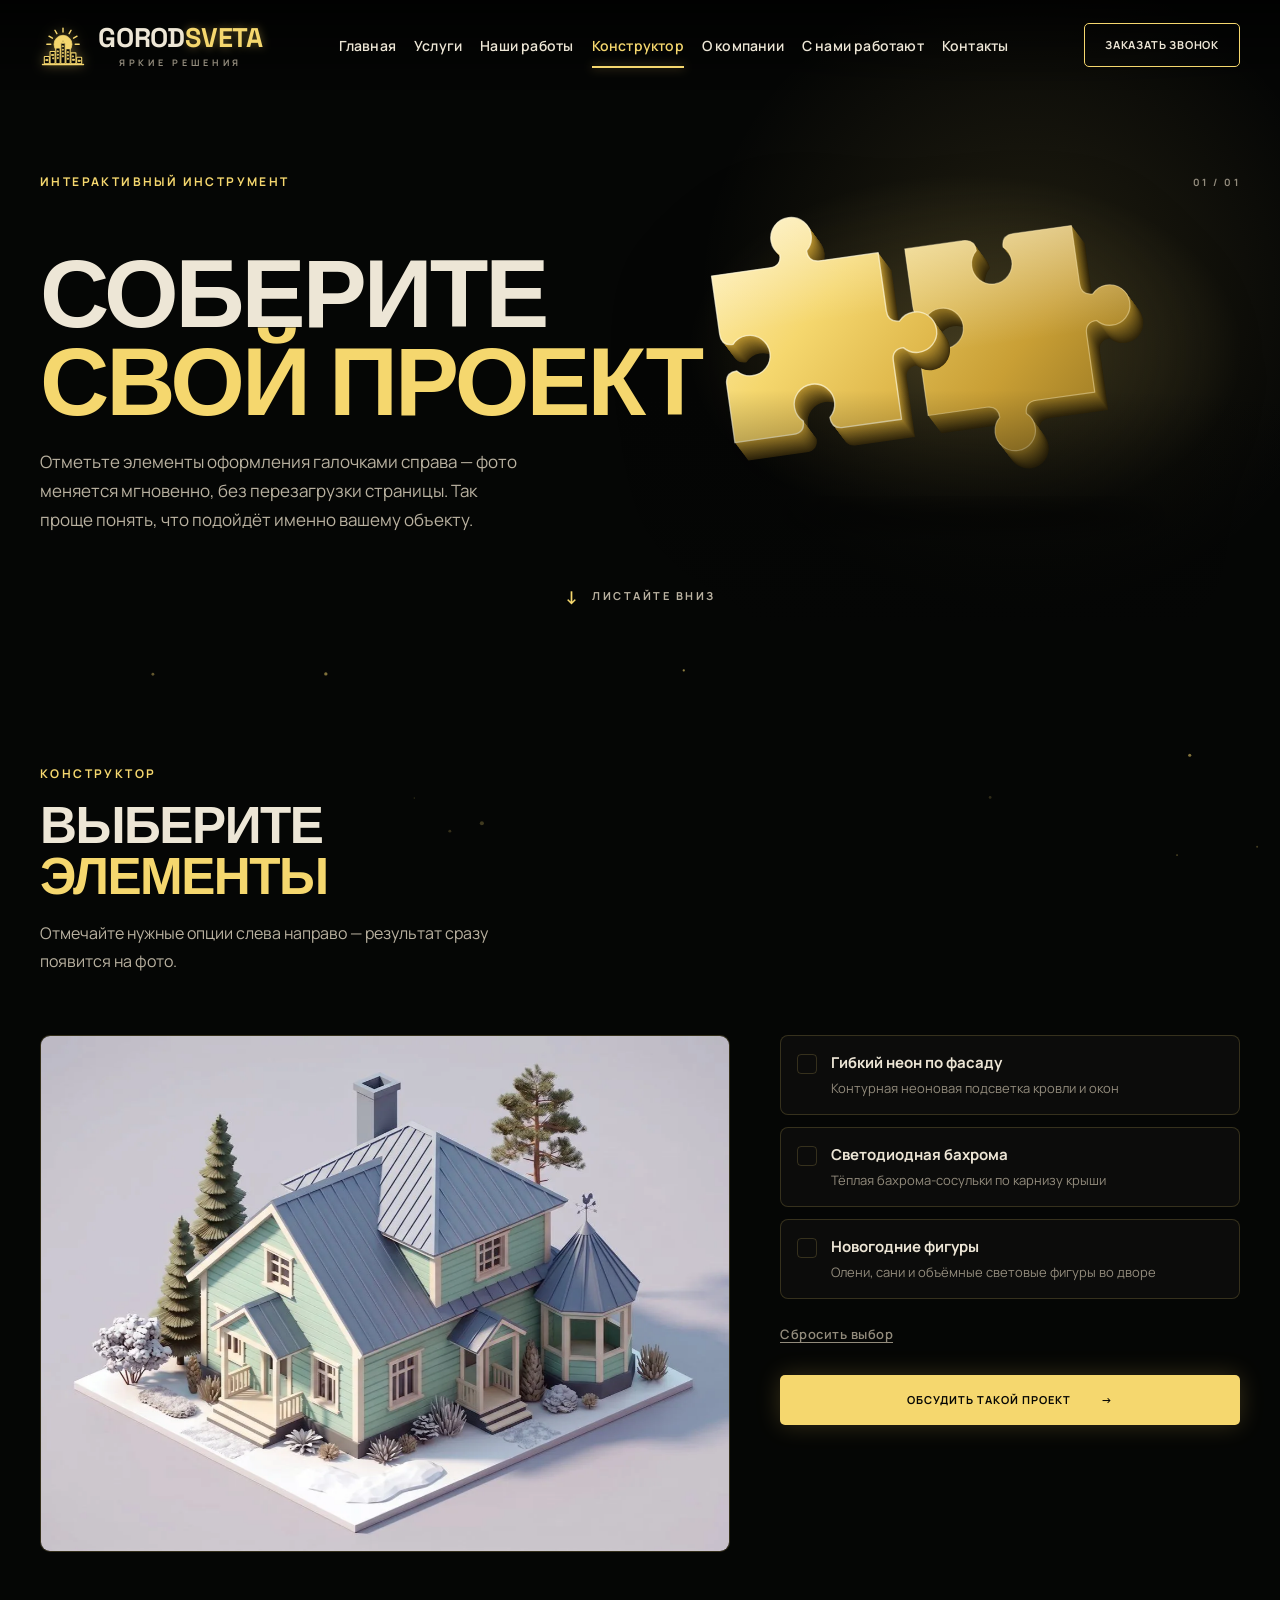
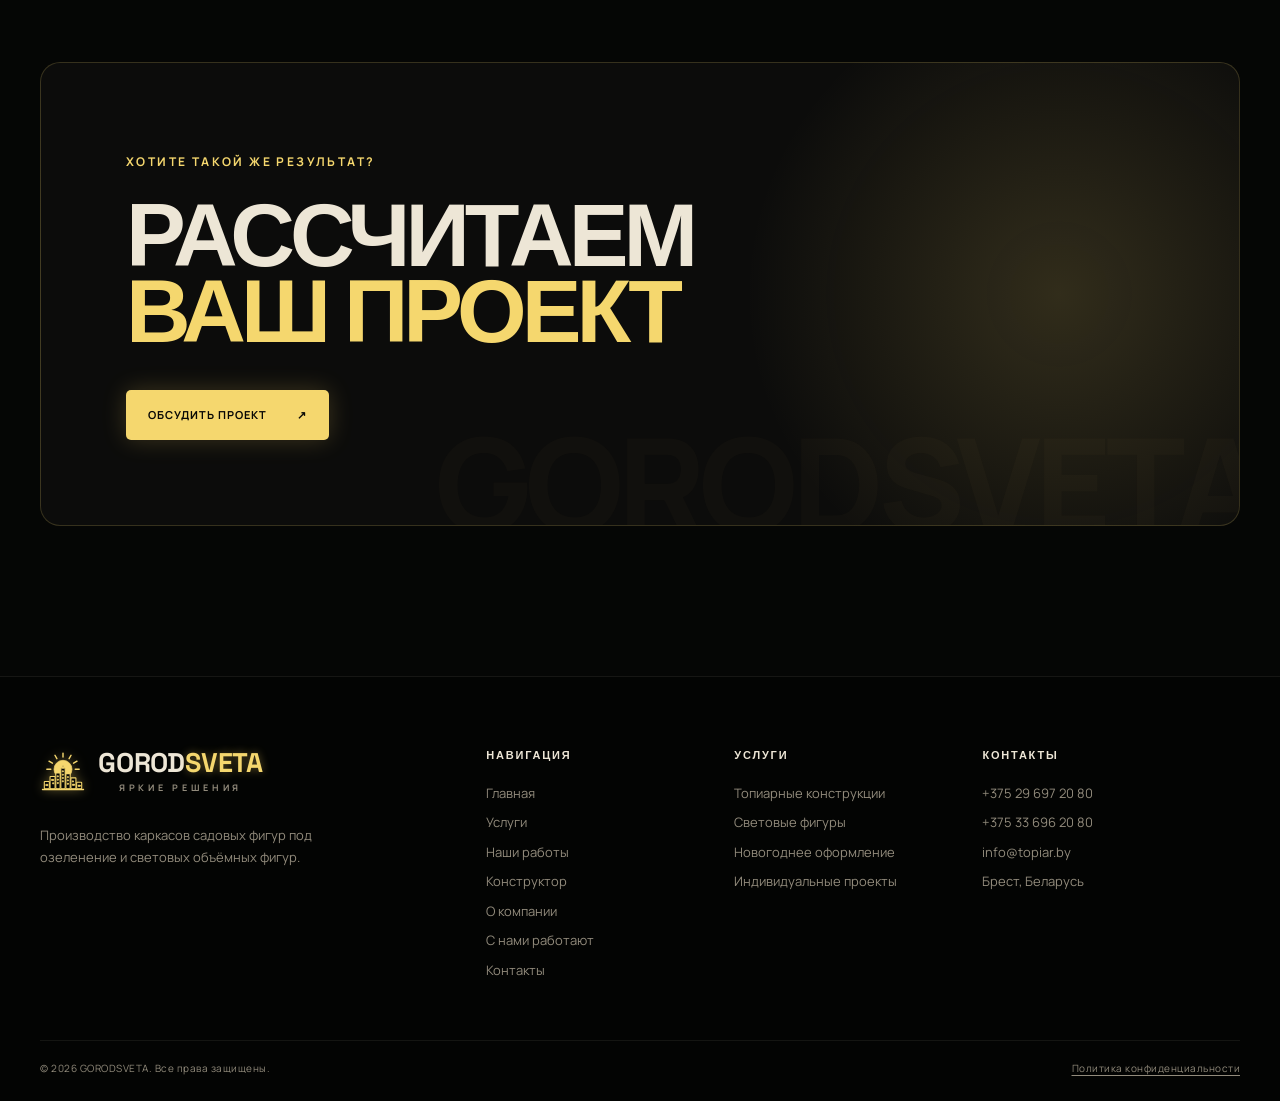
<file: constructor.html>
<!DOCTYPE html>
<html lang="ru">

<head>
    <meta charset="UTF-8">
    <meta name="viewport" content="width=device-width, initial-scale=1.0">

    <title>Конструктор оформления — GORODSVETA</title>

    <meta
        name="description"
        content="Интерактивный конструктор GORODSVETA: отметьте нужные элементы оформления галочками и мгновенно увидите, как будет выглядеть готовый проект."
    >

    <link rel="icon" href="assets/favicon.svg" type="image/svg+xml">
    <meta name="theme-color" content="#050605">
    <link rel="canonical" href="https://topiar.by/constructor.html">

    <meta property="og:type" content="website">
    <meta property="og:site_name" content="GORODSVETA">
    <meta property="og:locale" content="ru_RU">
    <meta property="og:title" content="Конструктор оформления — GORODSVETA">
    <meta property="og:description" content="Интерактивный конструктор GORODSVETA: отметьте нужные элементы оформления галочками и мгновенно увидите, как будет выглядеть готовый проект.">
    <meta property="og:url" content="https://topiar.by/constructor.html">
    <meta property="og:image" content="https://topiar.by/assets/images/og-image.jpg">
    <meta property="og:image:type" content="image/jpeg">
    <meta property="og:image:width" content="1200">
    <meta property="og:image:height" content="630">
    <meta name="twitter:card" content="summary_large_image">
    <meta name="twitter:title" content="Конструктор оформления — GORODSVETA">
    <meta name="twitter:description" content="Интерактивный конструктор GORODSVETA: отметьте нужные элементы оформления галочками и мгновенно увидите, как будет выглядеть готовый проект.">
    <meta name="twitter:image" content="https://topiar.by/assets/images/og-image.jpg">
    <meta name="twitter:image:alt" content="GORODSVETA — световое оформление городской среды">

    <link rel="preconnect" href="https://fonts.googleapis.com">
    <link rel="preconnect" href="https://fonts.gstatic.com" crossorigin>
    <link rel="preload" as="style" href="https://fonts.googleapis.com/css2?family=Manrope:wght@400;500;600;700;800&family=Space+Grotesk:wght@400;500;600;700&display=swap" crossorigin>
    <link rel="stylesheet" href="https://fonts.googleapis.com/css2?family=Manrope:wght@400;500;600;700;800&family=Space+Grotesk:wght@400;500;600;700&display=swap" media="print" onload="this.media='all'" crossorigin>
    <noscript><link rel="stylesheet" href="https://fonts.googleapis.com/css2?family=Manrope:wght@400;500;600;700;800&family=Space+Grotesk:wght@400;500;600;700&display=swap"></noscript>

    <link rel="preload" as="style" href="css/style.min.css?v=20261006">
    <link rel="stylesheet" href="css/style.min.css?v=20261006">
</head>

<body class="constructor-page">

<a class="skip-link" href="#main-content">Перейти к содержимому</a>

<!-- =================================
     HEADER
================================= -->

<header class="header">

    <div class="container header-inner">

        <a href="index.html" class="logo">

            <svg class="logo-mark" viewBox="0 0 64 64" width="46" height="46" xmlns="http://www.w3.org/2000/svg" aria-hidden="true" focusable="false"><g class="lm-sun"><circle cx="32" cy="31" r="12.5" fill="#F5D76E"/><g class="lm-rays" stroke="#F5D76E" stroke-width="2" stroke-linecap="round" fill="none"><path d="M15.0 31.0L9.5 31.0"/><path d="M17.3 22.5L12.5 19.8"/><path d="M23.5 16.3L20.8 11.5"/><path d="M32.0 14.0L32.0 8.5"/><path d="M40.5 16.3L43.2 11.5"/><path d="M46.7 22.5L51.5 19.8"/><path d="M49.0 31.0L54.5 31.0"/></g></g><g fill="#050605" stroke="#F5D76E" stroke-width="1.5" stroke-linejoin="round"><rect x="6" y="48" width="7" height="10" rx="0.8"/><rect x="14" y="41" width="7" height="17" rx="0.8"/><rect x="22" y="36" width="6" height="22" rx="0.8"/><rect x="29" y="29" width="6" height="29" rx="0.8"/><rect x="36" y="37" width="6" height="21" rx="0.8"/><rect x="43" y="43" width="7" height="15" rx="0.8"/><rect x="51" y="49" width="7" height="9" rx="0.8"/><rect x="31" y="25" width="2" height="4" rx="0.5"/></g><g class="lm-wins" fill="#F5D76E"><rect x="8" y="52" width="1.6" height="1.8" rx="0.3"/><rect x="9.5" y="52" width="1.6" height="1.8" rx="0.3"/><rect x="16" y="45" width="1.6" height="1.8" rx="0.3"/><rect x="17.5" y="45" width="1.6" height="1.8" rx="0.3"/><rect x="17.5" y="49.6" width="1.6" height="1.8" rx="0.3"/><rect x="24" y="40" width="1.6" height="1.8" rx="0.3"/><rect x="24" y="44.6" width="1.6" height="1.8" rx="0.3"/><rect x="24" y="49.2" width="1.6" height="1.8" rx="0.3"/><rect x="31" y="33" width="1.6" height="1.8" rx="0.3"/><rect x="31" y="37.6" width="1.6" height="1.8" rx="0.3"/><rect x="31" y="42.2" width="1.6" height="1.8" rx="0.3"/><rect x="31" y="46.800000000000004" width="1.6" height="1.8" rx="0.3"/><rect x="38" y="41" width="1.6" height="1.8" rx="0.3"/><rect x="38" y="45.6" width="1.6" height="1.8" rx="0.3"/><rect x="38" y="50.2" width="1.6" height="1.8" rx="0.3"/><rect x="45" y="47" width="1.6" height="1.8" rx="0.3"/><rect x="45" y="51.6" width="1.6" height="1.8" rx="0.3"/><rect x="46.5" y="51.6" width="1.6" height="1.8" rx="0.3"/><rect x="53" y="53" width="1.6" height="1.8" rx="0.3"/><rect x="54.5" y="53" width="1.6" height="1.8" rx="0.3"/></g><path d="M3.5 59.2H60.5" stroke="#F5D76E" stroke-width="2" stroke-linecap="round"/></svg>
    <span class="logo-text">
        <span class="logo-main">
            GOROD<span class="logo-accent">SVETA</span>
        </span>
        <span class="logo-subtitle">
            ЯРКИЕ РЕШЕНИЯ
        </span>
    </span>

        </a>


        <nav class="nav" id="site-nav">

            <a href="index.html">
                Главная
            </a>

            <a href="services.html">
                Услуги
            </a>

            <a href="projects.html">
                Наши работы
            </a>

            <a href="constructor.html" class="active">
                Конструктор
            </a>

            <a href="about.html">
                О компании
            </a>

            <a href="partners.html">
                С нами работают
            </a>

            <a href="contacts.html">
                Контакты
            </a>

        </nav>


        <div class="header-right">

            <a href="tel:+375296972080" class="phone">
                <span>↗</span>
                +375 29 697 20 80
            </a>

            <a href="contacts.html" class="header-button">
                Заказать звонок
            </a>

        </div>


        <button class="mobile-menu" type="button" aria-label="Открыть меню" aria-expanded="false" aria-controls="site-nav">
            ☰
        </button>

    </div>

</header>


<main id="main-content">

<!-- =================================
     HERO
================================= -->

<section class="constructor-hero">

    <div class="constructor-hero-visual" aria-hidden="true">
            <svg class="constructor-hero-puzzle" viewBox="-60 -110 700 460" xmlns="http://www.w3.org/2000/svg" aria-hidden="true" focusable="false">
                <defs>
                    <path id="cvPieceA" d="M 0 0 L 70.00 0.00 C 80.00 0.00 84.00 -6.00 84.00 -14.00 A 24.08 24.08 0 1 1 116.00 -14.00 C 116.00 -6.00 120.00 0.00 130.00 0.00 L 200.00 0.00 L 200.00 70.00 C 200.00 80.00 206.00 84.00 214.00 84.00 A 24.08 24.08 0 1 1 214.00 116.00 C 206.00 116.00 200.00 120.00 200.00 130.00 L 200.00 200.00 L 130.00 200.00 C 120.00 200.00 116.00 194.00 116.00 186.00 A 24.08 24.08 0 1 0 84.00 186.00 C 84.00 194.00 80.00 200.00 70.00 200.00 L 0.00 200.00 L 0.00 130.00 C 0.00 120.00 6.00 116.00 14.00 116.00 A 24.08 24.08 0 1 0 14.00 84.00 C 6.00 84.00 0.00 80.00 0.00 70.00 L 0.00 0.00 Z"/>
                    <path id="cvPieceB" d="M 0 0 L 70.00 0.00 C 80.00 0.00 84.00 6.00 84.00 14.00 A 24.08 24.08 0 1 0 116.00 14.00 C 116.00 6.00 120.00 0.00 130.00 0.00 L 200.00 0.00 L 200.00 70.00 C 200.00 80.00 206.00 84.00 214.00 84.00 A 24.08 24.08 0 1 1 214.00 116.00 C 206.00 116.00 200.00 120.00 200.00 130.00 L 200.00 200.00 L 130.00 200.00 C 120.00 200.00 116.00 206.00 116.00 214.00 A 24.08 24.08 0 1 1 84.00 214.00 C 84.00 206.00 80.00 200.00 70.00 200.00 L 0.00 200.00 L 0.00 130.00 C 0.00 120.00 6.00 116.00 14.00 116.00 A 24.08 24.08 0 1 0 14.00 84.00 C 6.00 84.00 0.00 80.00 0.00 70.00 L 0.00 0.00 Z"/>

                    <linearGradient id="cvTopA" x1="0" y1="0" x2="1" y2="1">
                        <stop offset="0" stop-color="#fff0b8"/>
                        <stop offset=".45" stop-color="#f5d76e"/>
                        <stop offset="1" stop-color="#d4a83a"/>
                    </linearGradient>
                    <linearGradient id="cvTopB" x1="0" y1="0" x2="1" y2="1">
                        <stop offset="0" stop-color="#e9c85f"/>
                        <stop offset=".5" stop-color="#c99f35"/>
                        <stop offset="1" stop-color="#8f6f1e"/>
                    </linearGradient>
                    <linearGradient id="cvSheen" x1="0" y1="0" x2="0" y2="1">
                        <stop offset="0" stop-color="#fff" stop-opacity=".38"/>
                        <stop offset=".5" stop-color="#fff" stop-opacity="0"/>
                    </linearGradient>
                    <radialGradient id="cvGlow" cx=".5" cy=".5" r=".5">
                        <stop offset="0" stop-color="#f5d76e" stop-opacity=".22"/>
                        <stop offset="1" stop-color="#f5d76e" stop-opacity="0"/>
                    </radialGradient>
                    <filter id="cvBlur" x="-30%" y="-30%" width="160%" height="160%">
                        <feGaussianBlur stdDeviation="14"/>
                    </filter>
                </defs>

                <ellipse cx="290" cy="120" rx="330" ry="210" fill="url(#cvGlow)"/>
                <ellipse class="constructor-hero-puzzle-shadow" cx="300" cy="318" rx="230" ry="16" fill="#000" opacity=".55" filter="url(#cvBlur)"/>

                <g transform="rotate(-8 215 100)">

                    <g class="cv-piece cv-piece-b">
                        <g transform="translate(232 0)">
                        <use href="#cvPieceB" transform="translate(12.80 23.20)" fill="#2e240a"/>
                        <use href="#cvPieceB" transform="translate(12.48 22.62)" fill="#31260b"/>
                        <use href="#cvPieceB" transform="translate(12.16 22.04)" fill="#33280b"/>
                        <use href="#cvPieceB" transform="translate(11.84 21.46)" fill="#362a0c"/>
                        <use href="#cvPieceB" transform="translate(11.52 20.88)" fill="#382c0c"/>
                        <use href="#cvPieceB" transform="translate(11.20 20.30)" fill="#3b2e0d"/>
                        <use href="#cvPieceB" transform="translate(10.88 19.72)" fill="#3e300e"/>
                        <use href="#cvPieceB" transform="translate(10.56 19.14)" fill="#40320e"/>
                        <use href="#cvPieceB" transform="translate(10.24 18.56)" fill="#43340f"/>
                        <use href="#cvPieceB" transform="translate(9.92 17.98)" fill="#45360f"/>
                        <use href="#cvPieceB" transform="translate(9.60 17.40)" fill="#483810"/>
                        <use href="#cvPieceB" transform="translate(9.28 16.82)" fill="#4b3b11"/>
                        <use href="#cvPieceB" transform="translate(8.96 16.24)" fill="#4d3d11"/>
                        <use href="#cvPieceB" transform="translate(8.64 15.66)" fill="#503f12"/>
                        <use href="#cvPieceB" transform="translate(8.32 15.08)" fill="#524112"/>
                        <use href="#cvPieceB" transform="translate(8.00 14.50)" fill="#554313"/>
                        <use href="#cvPieceB" transform="translate(7.68 13.92)" fill="#584514"/>
                        <use href="#cvPieceB" transform="translate(7.36 13.34)" fill="#5a4714"/>
                        <use href="#cvPieceB" transform="translate(7.04 12.76)" fill="#5d4915"/>
                        <use href="#cvPieceB" transform="translate(6.72 12.18)" fill="#5f4b15"/>
                        <use href="#cvPieceB" transform="translate(6.40 11.60)" fill="#624d16"/>
                        <use href="#cvPieceB" transform="translate(6.08 11.02)" fill="#654f17"/>
                        <use href="#cvPieceB" transform="translate(5.76 10.44)" fill="#675117"/>
                        <use href="#cvPieceB" transform="translate(5.44 9.86)" fill="#6a5318"/>
                        <use href="#cvPieceB" transform="translate(5.12 9.28)" fill="#6c5518"/>
                        <use href="#cvPieceB" transform="translate(4.80 8.70)" fill="#6f5719"/>
                        <use href="#cvPieceB" transform="translate(4.48 8.12)" fill="#72591a"/>
                        <use href="#cvPieceB" transform="translate(4.16 7.54)" fill="#745b1a"/>
                        <use href="#cvPieceB" transform="translate(3.84 6.96)" fill="#775d1b"/>
                        <use href="#cvPieceB" transform="translate(3.52 6.38)" fill="#795f1b"/>
                        <use href="#cvPieceB" transform="translate(3.20 5.80)" fill="#7c621c"/>
                        <use href="#cvPieceB" transform="translate(2.88 5.22)" fill="#7f641d"/>
                        <use href="#cvPieceB" transform="translate(2.56 4.64)" fill="#81661d"/>
                        <use href="#cvPieceB" transform="translate(2.24 4.06)" fill="#84681e"/>
                        <use href="#cvPieceB" transform="translate(1.92 3.48)" fill="#866a1e"/>
                        <use href="#cvPieceB" transform="translate(1.60 2.90)" fill="#896c1f"/>
                        <use href="#cvPieceB" transform="translate(1.28 2.32)" fill="#8c6e20"/>
                        <use href="#cvPieceB" transform="translate(0.96 1.74)" fill="#8e7020"/>
                        <use href="#cvPieceB" transform="translate(0.64 1.16)" fill="#917221"/>
                        <use href="#cvPieceB" transform="translate(0.32 0.58)" fill="#937421"/>
                        <use href="#cvPieceB" fill="url(#cvTopB)"/>
                        <use href="#cvPieceB" fill="url(#cvSheen)"/>
                        <use href="#cvPieceB" fill="none" stroke="rgba(255,240,190,.45)" stroke-width="1.4" stroke-linejoin="round"/>
                        </g>
                    </g>

                    <g class="cv-piece cv-piece-a">
                        <use href="#cvPieceA" transform="translate(12.80 23.20)" fill="#3c2e0c"/>
                        <use href="#cvPieceA" transform="translate(12.48 22.62)" fill="#3f300d"/>
                        <use href="#cvPieceA" transform="translate(12.16 22.04)" fill="#42330e"/>
                        <use href="#cvPieceA" transform="translate(11.84 21.46)" fill="#45350f"/>
                        <use href="#cvPieceA" transform="translate(11.52 20.88)" fill="#483810"/>
                        <use href="#cvPieceA" transform="translate(11.20 20.30)" fill="#4c3a10"/>
                        <use href="#cvPieceA" transform="translate(10.88 19.72)" fill="#4f3d11"/>
                        <use href="#cvPieceA" transform="translate(10.56 19.14)" fill="#524012"/>
                        <use href="#cvPieceA" transform="translate(10.24 18.56)" fill="#554213"/>
                        <use href="#cvPieceA" transform="translate(9.92 17.98)" fill="#584414"/>
                        <use href="#cvPieceA" transform="translate(9.60 17.40)" fill="#5b4715"/>
                        <use href="#cvPieceA" transform="translate(9.28 16.82)" fill="#5e4a16"/>
                        <use href="#cvPieceA" transform="translate(8.96 16.24)" fill="#614c16"/>
                        <use href="#cvPieceA" transform="translate(8.64 15.66)" fill="#644e17"/>
                        <use href="#cvPieceA" transform="translate(8.32 15.08)" fill="#675118"/>
                        <use href="#cvPieceA" transform="translate(8.00 14.50)" fill="#6a5419"/>
                        <use href="#cvPieceA" transform="translate(7.68 13.92)" fill="#6e561a"/>
                        <use href="#cvPieceA" transform="translate(7.36 13.34)" fill="#71581b"/>
                        <use href="#cvPieceA" transform="translate(7.04 12.76)" fill="#745b1c"/>
                        <use href="#cvPieceA" transform="translate(6.72 12.18)" fill="#775e1d"/>
                        <use href="#cvPieceA" transform="translate(6.40 11.60)" fill="#7a601e"/>
                        <use href="#cvPieceA" transform="translate(6.08 11.02)" fill="#7d621e"/>
                        <use href="#cvPieceA" transform="translate(5.76 10.44)" fill="#80651f"/>
                        <use href="#cvPieceA" transform="translate(5.44 9.86)" fill="#836820"/>
                        <use href="#cvPieceA" transform="translate(5.12 9.28)" fill="#866a21"/>
                        <use href="#cvPieceA" transform="translate(4.80 8.70)" fill="#8a6c22"/>
                        <use href="#cvPieceA" transform="translate(4.48 8.12)" fill="#8d6f23"/>
                        <use href="#cvPieceA" transform="translate(4.16 7.54)" fill="#907224"/>
                        <use href="#cvPieceA" transform="translate(3.84 6.96)" fill="#937424"/>
                        <use href="#cvPieceA" transform="translate(3.52 6.38)" fill="#967625"/>
                        <use href="#cvPieceA" transform="translate(3.20 5.80)" fill="#997926"/>
                        <use href="#cvPieceA" transform="translate(2.88 5.22)" fill="#9c7c27"/>
                        <use href="#cvPieceA" transform="translate(2.56 4.64)" fill="#9f7e28"/>
                        <use href="#cvPieceA" transform="translate(2.24 4.06)" fill="#a28029"/>
                        <use href="#cvPieceA" transform="translate(1.92 3.48)" fill="#a5832a"/>
                        <use href="#cvPieceA" transform="translate(1.60 2.90)" fill="#a8862b"/>
                        <use href="#cvPieceA" transform="translate(1.28 2.32)" fill="#ac882c"/>
                        <use href="#cvPieceA" transform="translate(0.96 1.74)" fill="#af8a2c"/>
                        <use href="#cvPieceA" transform="translate(0.64 1.16)" fill="#b28d2d"/>
                        <use href="#cvPieceA" transform="translate(0.32 0.58)" fill="#b5902e"/>
                        <use href="#cvPieceA" fill="url(#cvTopA)"/>
                        <use href="#cvPieceA" fill="url(#cvSheen)"/>
                        <use href="#cvPieceA" fill="none" stroke="rgba(255,250,220,.7)" stroke-width="1.6" stroke-linejoin="round"/>
                    </g>

                </g>
            </svg>
    </div>

    <div class="container">

        <div class="constructor-hero-top">

            <span class="section-label">
                ИНТЕРАКТИВНЫЙ ИНСТРУМЕНТ
            </span>

            <span class="constructor-hero-number">
                01 / 01
            </span>

        </div>


        <div class="constructor-hero-content">

            <h1>
                СОБЕРИТЕ
                <span>СВОЙ ПРОЕКТ</span>
            </h1>

            <p>
                Отметьте элементы оформления галочками справа —
                фото меняется мгновенно, без перезагрузки страницы.
                Так проще понять, что подойдёт именно вашему объекту.
            </p>

        </div>

    </div>

    <div class="constructor-scroll">
        <span>↓</span>
        ЛИСТАЙТЕ ВНИЗ
    </div>

</section>


<!-- =================================
     CONSTRUCTOR
================================= -->

<section class="constructor-section" id="constructor">

    <div class="container">

        <div class="constructor-heading">

            <span class="section-label">
                КОНСТРУКТОР
            </span>

            <h2>
                ВЫБЕРИТЕ<br>
                <span>ЭЛЕМЕНТЫ</span>
            </h2>

            <p>
                Отмечайте нужные опции слева направо —
                результат сразу появится на фото.
            </p>

        </div>


        <div class="constructor-grid">

            <!-- STAGE -->

            <div class="constructor-stage">

                <span class="constructor-stage-badge">
                    ПРЕДПРОСМОТР
                </span>

                <img class="constructor-stage-image"
                     id="constructorImage"
                     src="assets/images/constructor/base.webp"
                     alt="Предпросмотр оформления дома" loading="eager" decoding="async">

                <div class="constructor-stage-count">
                    <strong id="constructorCount">0</strong> / 3 элементов выбрано
                </div>

                <p class="constructor-stage-note" id="constructorNote"></p>

            </div>


            <!-- OPTIONS -->

            <div class="constructor-options">

                <label class="constructor-option">
                    <input type="checkbox" data-tag="neon">
                    <span class="constructor-checkbox"></span>
                    <span class="constructor-option-text">
                        <strong>Гибкий неон по фасаду</strong>
                        <em>Контурная неоновая подсветка кровли и окон</em>
                    </span>
                </label>

                <label class="constructor-option">
                    <input type="checkbox" data-tag="fringe">
                    <span class="constructor-checkbox"></span>
                    <span class="constructor-option-text">
                        <strong>Светодиодная бахрома</strong>
                        <em>Тёплая бахрома-сосульки по карнизу крыши</em>
                    </span>
                </label>

                <label class="constructor-option">
                    <input type="checkbox" data-tag="figures">
                    <span class="constructor-checkbox"></span>
                    <span class="constructor-option-text">
                        <strong>Новогодние фигуры</strong>
                        <em>Олени, сани и объёмные световые фигуры во дворе</em>
                    </span>
                </label>


                <button type="button" class="constructor-reset">
                    Сбросить выбор
                </button>

                <a href="contacts.html" class="button button-primary constructor-cta">
                    Обсудить такой проект
                    <span>→</span>
                </a>

            </div>

        </div>

    </div>

</section>


<!-- =================================
     CTA
================================= -->

<section class="projects-page-cta">

    <div class="container">

        <div class="projects-page-cta-box">

            <span class="section-label">
                ХОТИТЕ ТАКОЙ ЖЕ РЕЗУЛЬТАТ?
            </span>

            <h2>
                РАССЧИТАЕМ<br>
                <span>ВАШ ПРОЕКТ</span>
            </h2>

            <a href="contacts.html"
               class="button button-primary">

                Обсудить проект

                <span>↗</span>

            </a>

        </div>

    </div>

</section>

</main>


<!-- =================================
     FOOTER
================================= -->

<footer class="footer">

    <div class="container footer-grid">

        <div class="footer-brand">

            <a href="index.html" class="logo">

                <svg class="logo-mark" viewBox="0 0 64 64" width="46" height="46" xmlns="http://www.w3.org/2000/svg" aria-hidden="true" focusable="false"><g class="lm-sun"><circle cx="32" cy="31" r="12.5" fill="#F5D76E"/><g class="lm-rays" stroke="#F5D76E" stroke-width="2" stroke-linecap="round" fill="none"><path d="M15.0 31.0L9.5 31.0"/><path d="M17.3 22.5L12.5 19.8"/><path d="M23.5 16.3L20.8 11.5"/><path d="M32.0 14.0L32.0 8.5"/><path d="M40.5 16.3L43.2 11.5"/><path d="M46.7 22.5L51.5 19.8"/><path d="M49.0 31.0L54.5 31.0"/></g></g><g fill="#050605" stroke="#F5D76E" stroke-width="1.5" stroke-linejoin="round"><rect x="6" y="48" width="7" height="10" rx="0.8"/><rect x="14" y="41" width="7" height="17" rx="0.8"/><rect x="22" y="36" width="6" height="22" rx="0.8"/><rect x="29" y="29" width="6" height="29" rx="0.8"/><rect x="36" y="37" width="6" height="21" rx="0.8"/><rect x="43" y="43" width="7" height="15" rx="0.8"/><rect x="51" y="49" width="7" height="9" rx="0.8"/><rect x="31" y="25" width="2" height="4" rx="0.5"/></g><g class="lm-wins" fill="#F5D76E"><rect x="8" y="52" width="1.6" height="1.8" rx="0.3"/><rect x="9.5" y="52" width="1.6" height="1.8" rx="0.3"/><rect x="16" y="45" width="1.6" height="1.8" rx="0.3"/><rect x="17.5" y="45" width="1.6" height="1.8" rx="0.3"/><rect x="17.5" y="49.6" width="1.6" height="1.8" rx="0.3"/><rect x="24" y="40" width="1.6" height="1.8" rx="0.3"/><rect x="24" y="44.6" width="1.6" height="1.8" rx="0.3"/><rect x="24" y="49.2" width="1.6" height="1.8" rx="0.3"/><rect x="31" y="33" width="1.6" height="1.8" rx="0.3"/><rect x="31" y="37.6" width="1.6" height="1.8" rx="0.3"/><rect x="31" y="42.2" width="1.6" height="1.8" rx="0.3"/><rect x="31" y="46.800000000000004" width="1.6" height="1.8" rx="0.3"/><rect x="38" y="41" width="1.6" height="1.8" rx="0.3"/><rect x="38" y="45.6" width="1.6" height="1.8" rx="0.3"/><rect x="38" y="50.2" width="1.6" height="1.8" rx="0.3"/><rect x="45" y="47" width="1.6" height="1.8" rx="0.3"/><rect x="45" y="51.6" width="1.6" height="1.8" rx="0.3"/><rect x="46.5" y="51.6" width="1.6" height="1.8" rx="0.3"/><rect x="53" y="53" width="1.6" height="1.8" rx="0.3"/><rect x="54.5" y="53" width="1.6" height="1.8" rx="0.3"/></g><path d="M3.5 59.2H60.5" stroke="#F5D76E" stroke-width="2" stroke-linecap="round"/></svg>
    <span class="logo-text">
        <span class="logo-main">
            GOROD<span class="logo-accent">SVETA</span>
        </span>
        <span class="logo-subtitle">
            ЯРКИЕ РЕШЕНИЯ
        </span>
    </span>

            </a>

            <p>
                Производство каркасов садовых фигур
                под озеленение и световых объёмных фигур.
            </p>

        </div>


        <div class="footer-column">

            <h4>Навигация</h4>

            <a href="index.html">Главная</a>
            <a href="services.html">Услуги</a>
            <a href="projects.html">Наши работы</a>

            <a href="constructor.html">Конструктор</a>
            <a href="about.html">О компании</a>
            <a href="partners.html">С нами работают</a>
            <a href="contacts.html">Контакты</a>

        </div>


        <div class="footer-column">

            <h4>Услуги</h4>

            <a href="services.html#topiary">
                Топиарные конструкции
            </a>

            <a href="services.html#light">
                Световые фигуры
            </a>

            <a href="services.html#newyear">
                Новогоднее оформление
            </a>

            <a href="services.html#individual">
                Индивидуальные проекты
            </a>

        </div>


        <div class="footer-column">

            <h4>Контакты</h4>

            <a href="tel:+375296972080">
                +375 29 697 20 80
            </a>

            <a href="tel:+375336962080">
                +375 33 696 20 80
            </a>

            <a href="mailto:info@topiar.by">
                info@topiar.by
            </a>

            <span>
                Брест, Беларусь
            </span>

        </div>

    </div>


    <div class="container footer-bottom">

        <span>
            © 2026 GORODSVETA. Все права защищены.
        </span>

        <a href="privacy.html">Политика конфиденциальности</a>

    </div>

</footer>


<script src="js/main.js" defer></script>

</body>
</html>
</file>
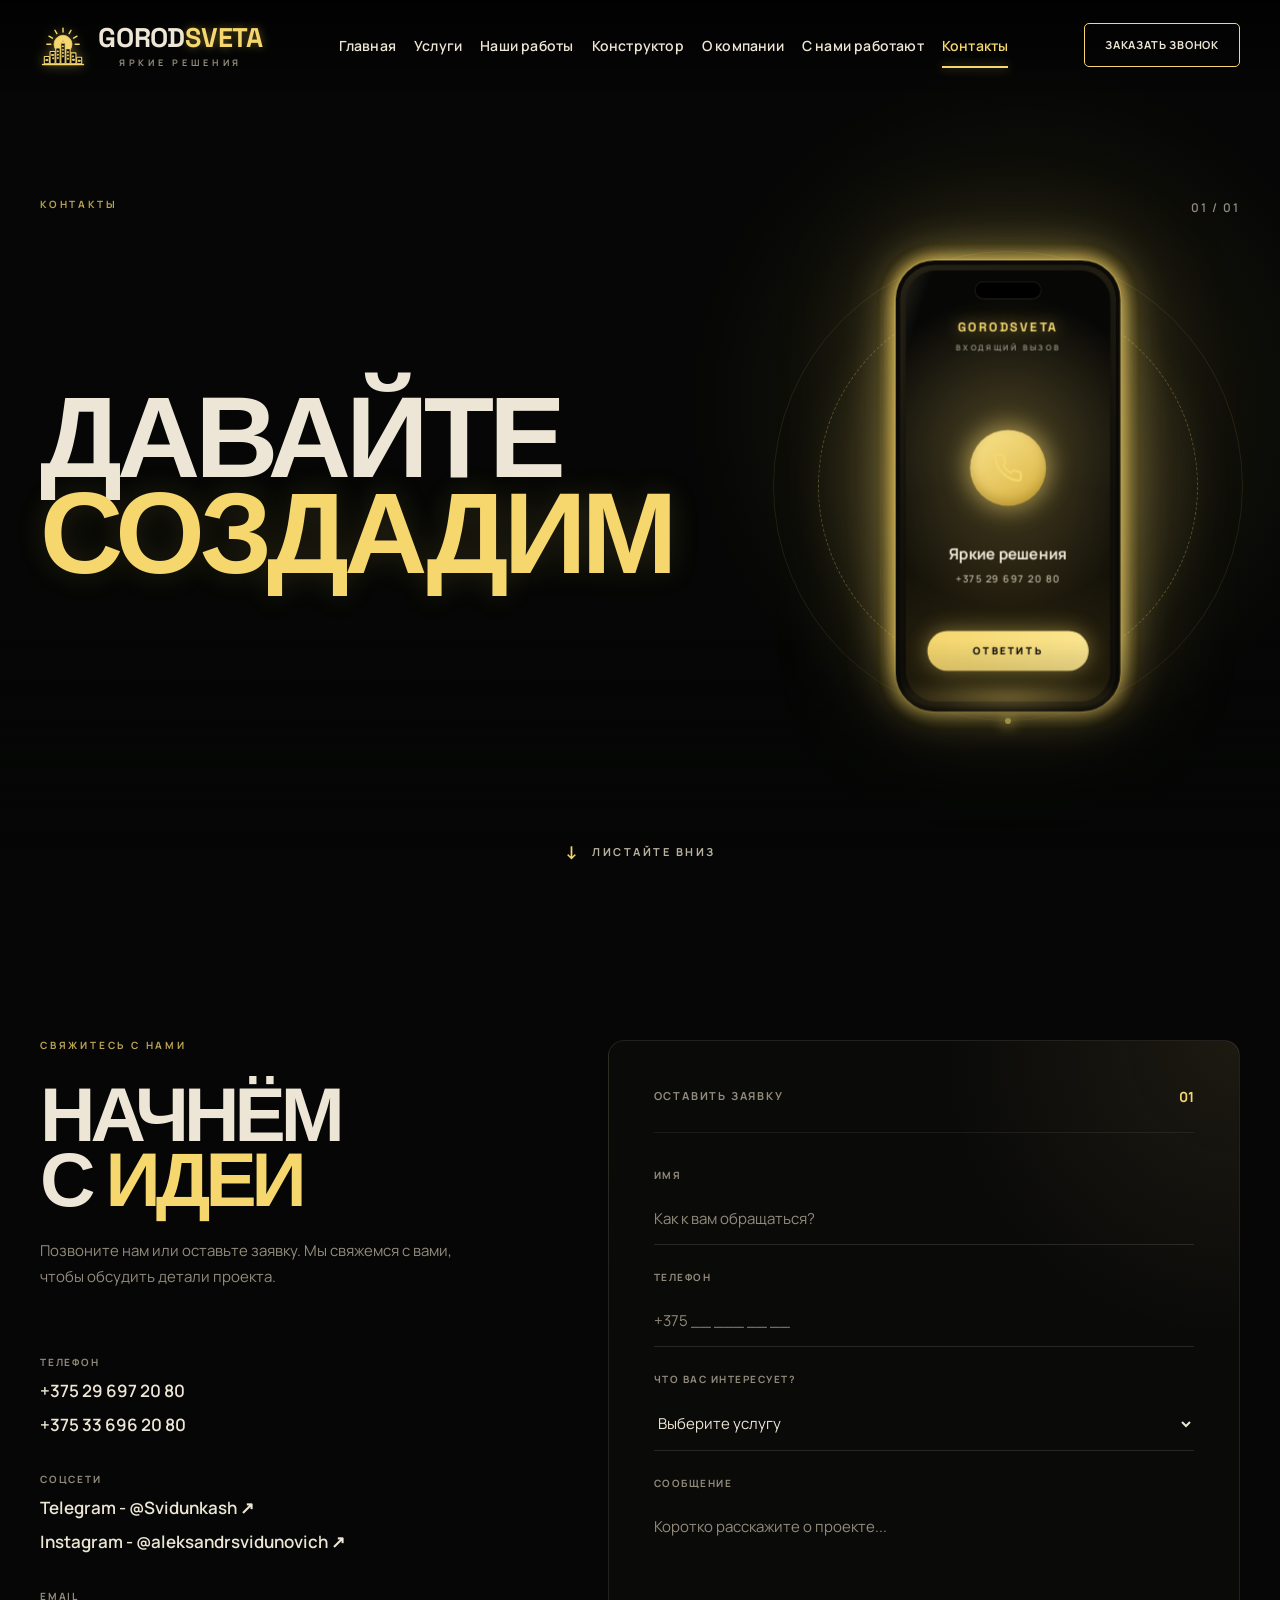
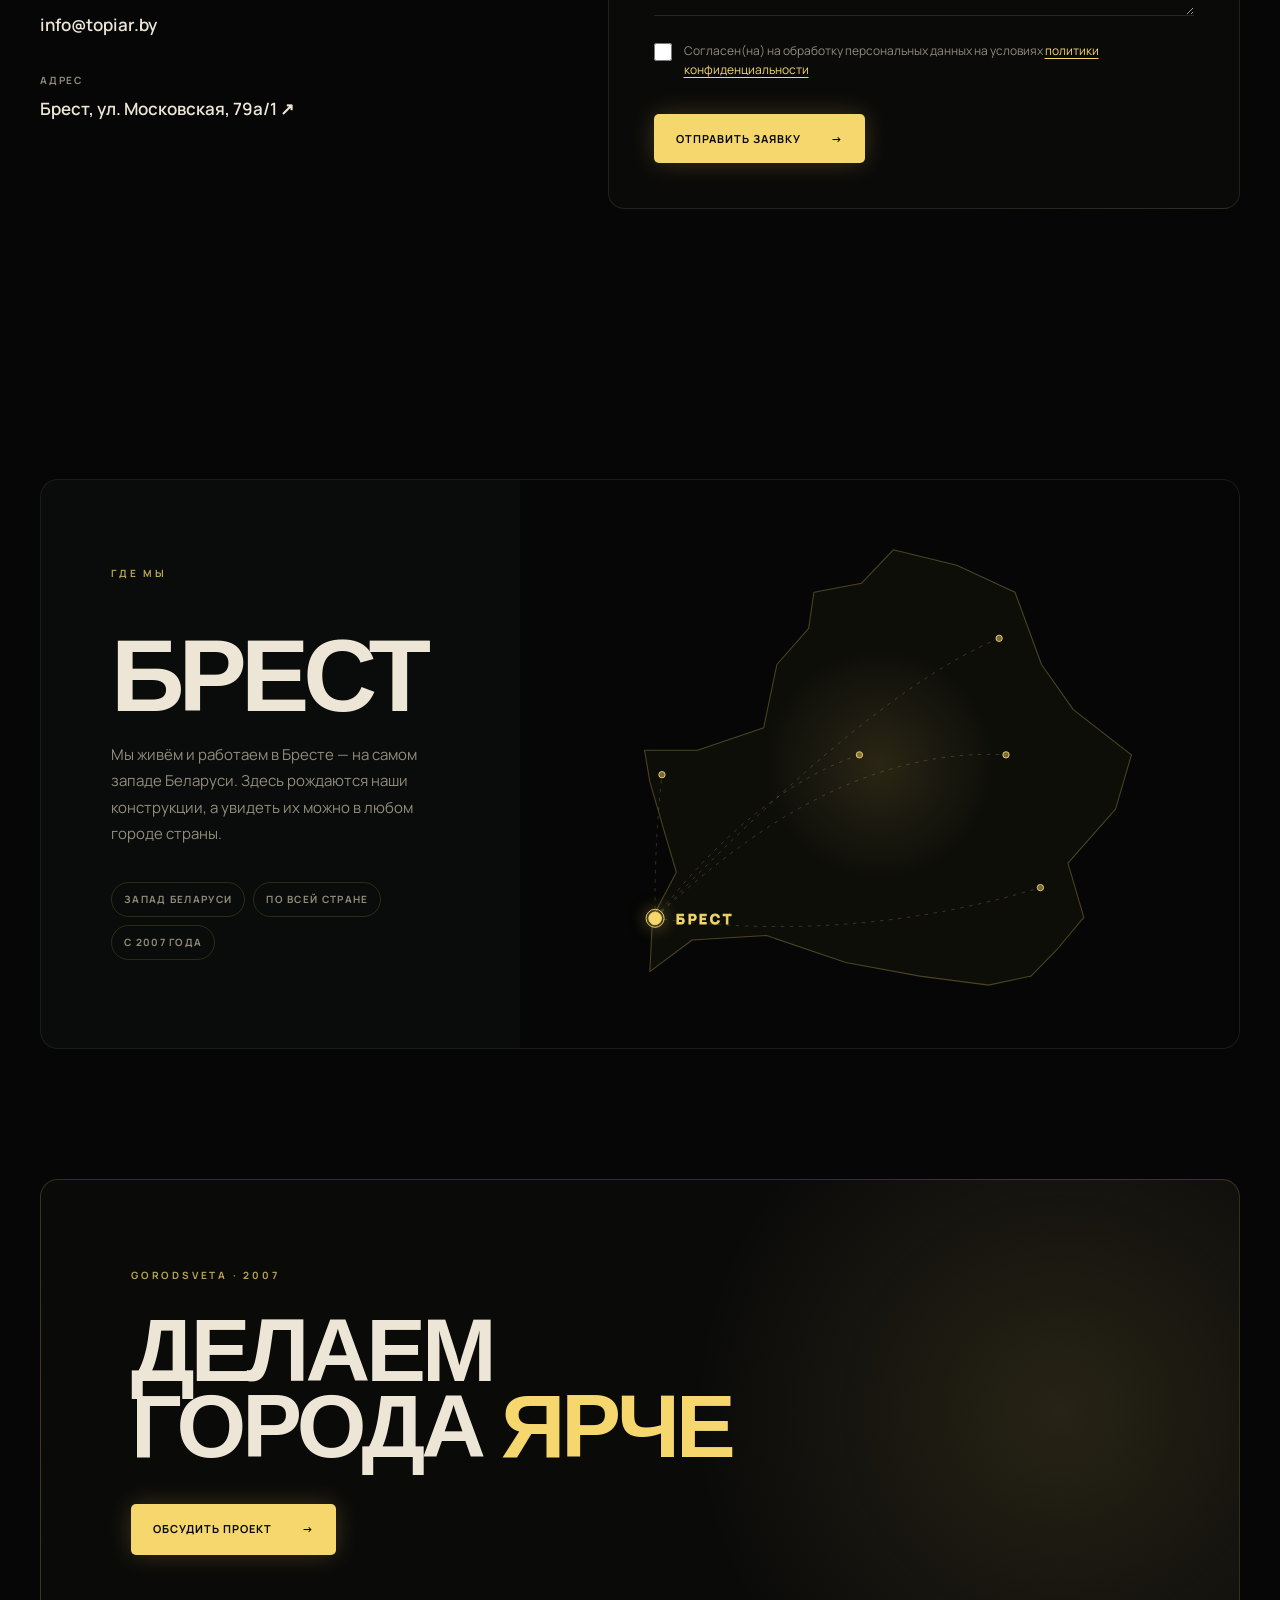
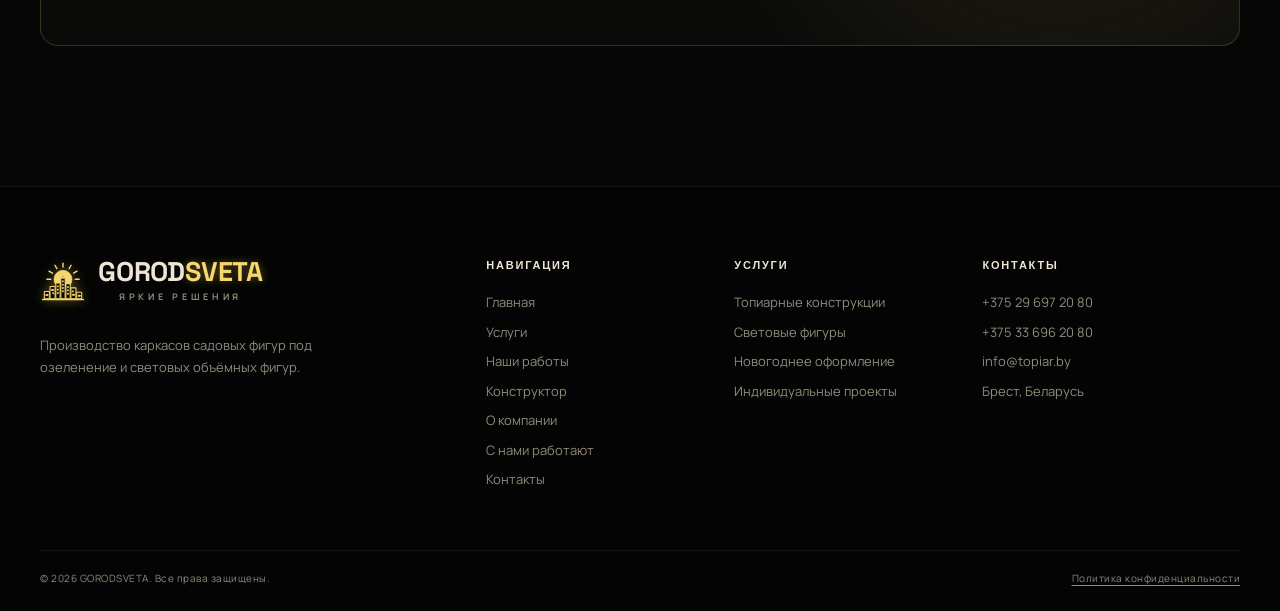
<file: contacts.html>
<!DOCTYPE html>
<html lang="ru">

<head>
    <meta charset="UTF-8">
    <meta name="viewport" content="width=device-width, initial-scale=1.0">

    <title>GORODSVETA — Контакты</title>

    <meta
        name="description"
        content="Свяжитесь с GORODSVETA. Обсудим производство световых и декоративных конструкций для вашего проекта."
    >

    <link rel="icon" href="assets/favicon.svg" type="image/svg+xml">
    <meta name="theme-color" content="#050605">
    <link rel="canonical" href="https://topiar.by/contacts.html">

    <meta property="og:type" content="website">
    <meta property="og:site_name" content="GORODSVETA">
    <meta property="og:locale" content="ru_RU">
    <meta property="og:title" content="GORODSVETA — Контакты">
    <meta property="og:description" content="Свяжитесь с GORODSVETA. Обсудим производство световых и декоративных конструкций для вашего проекта.">
    <meta property="og:url" content="https://topiar.by/contacts.html">
    <meta property="og:image" content="https://topiar.by/assets/images/og-image.jpg">
    <meta property="og:image:type" content="image/jpeg">
    <meta property="og:image:width" content="1200">
    <meta property="og:image:height" content="630">
    <meta name="twitter:card" content="summary_large_image">
    <meta name="twitter:title" content="GORODSVETA — Контакты">
    <meta name="twitter:description" content="Свяжитесь с GORODSVETA. Обсудим производство световых и декоративных конструкций для вашего проекта.">
    <meta name="twitter:image" content="https://topiar.by/assets/images/og-image.jpg">
    <meta name="twitter:image:alt" content="GORODSVETA — световое оформление городской среды">

    <script type="application/ld+json">
{
    "@context": "https://schema.org",
    "@type": "LocalBusiness",
    "@id": "https://topiar.by/#business",
    "name": "GORODSVETA",
    "alternateName": "GORODSVETA — Яркие решения",
    "legalName": "ИП Свидунович Александр Андреевич",
    "description": "Производство каркасов садовых фигур под озеленение, световых объёмных фигур и новогоднего оформления. Работаем по всей Беларуси.",
    "url": "https://topiar.by/",
    "image": "https://topiar.by/assets/images/og-image.jpg",
    "logo": "https://topiar.by/assets/favicon.svg",
    "telephone": [
        "+375296972080",
        "+375336962080"
    ],
    "email": "info@topiar.by",
    "foundingDate": "2007",
    "taxID": "291292397",
    "address": {
        "@type": "PostalAddress",
        "streetAddress": "ул. Московская, 79а/1",
        "addressLocality": "Брест",
        "addressCountry": "BY"
    },
    "areaServed": {
        "@type": "Country",
        "name": "Беларусь"
    },
    "sameAs": [
        "https://t.me/Svidunkash",
        "https://www.instagram.com/aleksandrsvidunovich"
    ]
}
    </script>

    <link rel="preconnect" href="https://fonts.googleapis.com">
    <link rel="preconnect" href="https://fonts.gstatic.com" crossorigin>
    <link rel="preload" as="style" href="https://fonts.googleapis.com/css2?family=Manrope:wght@400;500;600;700;800&family=Space+Grotesk:wght@400;500;600;700&display=swap" crossorigin>
    <link rel="stylesheet" href="https://fonts.googleapis.com/css2?family=Manrope:wght@400;500;600;700;800&family=Space+Grotesk:wght@400;500;600;700&display=swap" media="print" onload="this.media='all'" crossorigin>
    <noscript><link rel="stylesheet" href="https://fonts.googleapis.com/css2?family=Manrope:wght@400;500;600;700;800&family=Space+Grotesk:wght@400;500;600;700&display=swap"></noscript>

    <link rel="preload" as="style" href="css/style.min.css?v=20261006">
    <link rel="stylesheet" href="css/style.min.css?v=20261006">
</head>

<body class="contacts-page">

<a class="skip-link" href="#main-content">Перейти к содержимому</a>

<!-- ================= HEADER ================= -->

<header class="header">

    <div class="container header-inner">

        <a href="index.html" class="logo">

            <svg class="logo-mark" viewBox="0 0 64 64" width="46" height="46" xmlns="http://www.w3.org/2000/svg" aria-hidden="true" focusable="false"><g class="lm-sun"><circle cx="32" cy="31" r="12.5" fill="#F5D76E"/><g class="lm-rays" stroke="#F5D76E" stroke-width="2" stroke-linecap="round" fill="none"><path d="M15.0 31.0L9.5 31.0"/><path d="M17.3 22.5L12.5 19.8"/><path d="M23.5 16.3L20.8 11.5"/><path d="M32.0 14.0L32.0 8.5"/><path d="M40.5 16.3L43.2 11.5"/><path d="M46.7 22.5L51.5 19.8"/><path d="M49.0 31.0L54.5 31.0"/></g></g><g fill="#050605" stroke="#F5D76E" stroke-width="1.5" stroke-linejoin="round"><rect x="6" y="48" width="7" height="10" rx="0.8"/><rect x="14" y="41" width="7" height="17" rx="0.8"/><rect x="22" y="36" width="6" height="22" rx="0.8"/><rect x="29" y="29" width="6" height="29" rx="0.8"/><rect x="36" y="37" width="6" height="21" rx="0.8"/><rect x="43" y="43" width="7" height="15" rx="0.8"/><rect x="51" y="49" width="7" height="9" rx="0.8"/><rect x="31" y="25" width="2" height="4" rx="0.5"/></g><g class="lm-wins" fill="#F5D76E"><rect x="8" y="52" width="1.6" height="1.8" rx="0.3"/><rect x="9.5" y="52" width="1.6" height="1.8" rx="0.3"/><rect x="16" y="45" width="1.6" height="1.8" rx="0.3"/><rect x="17.5" y="45" width="1.6" height="1.8" rx="0.3"/><rect x="17.5" y="49.6" width="1.6" height="1.8" rx="0.3"/><rect x="24" y="40" width="1.6" height="1.8" rx="0.3"/><rect x="24" y="44.6" width="1.6" height="1.8" rx="0.3"/><rect x="24" y="49.2" width="1.6" height="1.8" rx="0.3"/><rect x="31" y="33" width="1.6" height="1.8" rx="0.3"/><rect x="31" y="37.6" width="1.6" height="1.8" rx="0.3"/><rect x="31" y="42.2" width="1.6" height="1.8" rx="0.3"/><rect x="31" y="46.800000000000004" width="1.6" height="1.8" rx="0.3"/><rect x="38" y="41" width="1.6" height="1.8" rx="0.3"/><rect x="38" y="45.6" width="1.6" height="1.8" rx="0.3"/><rect x="38" y="50.2" width="1.6" height="1.8" rx="0.3"/><rect x="45" y="47" width="1.6" height="1.8" rx="0.3"/><rect x="45" y="51.6" width="1.6" height="1.8" rx="0.3"/><rect x="46.5" y="51.6" width="1.6" height="1.8" rx="0.3"/><rect x="53" y="53" width="1.6" height="1.8" rx="0.3"/><rect x="54.5" y="53" width="1.6" height="1.8" rx="0.3"/></g><path d="M3.5 59.2H60.5" stroke="#F5D76E" stroke-width="2" stroke-linecap="round"/></svg>
    <span class="logo-text">
        <span class="logo-main">
            GOROD<span class="logo-accent">SVETA</span>
        </span>
        <span class="logo-subtitle">
            ЯРКИЕ РЕШЕНИЯ
        </span>
    </span>

        </a>


        <nav class="nav" id="site-nav">

            <a href="index.html">Главная</a>

            <a href="services.html">Услуги</a>

            <a href="projects.html">Наши работы</a>

            <a href="constructor.html">Конструктор</a>

            <a href="about.html">О компании</a>

            <a href="partners.html">С нами работают</a>

            <a href="contacts.html" class="active">Контакты</a>

        </nav>


        <div class="header-right">

            <a href="tel:+375296972080" class="phone">
                <span>↗</span>
                +375 29 697 20 80
            </a>

            <a href="#contact-form" class="header-button">
                Заказать звонок
            </a>

        </div>


        <button class="mobile-menu" type="button" aria-label="Открыть меню" aria-expanded="false" aria-controls="site-nav">
            ☰
        </button>

    </div>

</header>


<main id="main-content">

<!-- ================= HERO ================= -->

<section class="contacts-hero">


    <div class="container">

        <div class="contacts-hero-top">

            <span class="section-label">
                КОНТАКТЫ
            </span>

            <span class="contacts-number">
                01 / 01
            </span>

        </div>


        <div class="contacts-hero-content">

            <h1>
                ДАВАЙТЕ
                <span>СОЗДАДИМ</span>
            </h1>

            <a class="contacts-hero-visual" href="tel:+375296972080" aria-label="Позвонить в GORODSVETA: +375 29 697 20 80">

                <span class="cv-halo" aria-hidden="true"></span>
                <span class="cv-orbit cv-orbit-1" aria-hidden="true"><i></i></span>
                <span class="cv-orbit cv-orbit-2" aria-hidden="true"><i></i></span>

                <span class="cv-dots" aria-hidden="true">
                    <i></i><i></i><i></i><i></i><i></i><i></i><i></i><i></i>
                </span>

                <span class="cv-stage" aria-hidden="true">
                    <span class="cv-tilt">
                        <span class="cv-phone">

                            <span class="cv-layer" style="--i:8"></span>
                            <span class="cv-layer" style="--i:7"></span>
                            <span class="cv-layer" style="--i:6"></span>
                            <span class="cv-layer" style="--i:5"></span>
                            <span class="cv-layer" style="--i:4"></span>
                            <span class="cv-layer" style="--i:3"></span>
                            <span class="cv-layer" style="--i:2"></span>
                            <span class="cv-layer" style="--i:1"></span>

                            <span class="cv-face">
                                <span class="cv-screen">

                                    <span class="cv-notch"></span>

                                    <span class="cv-status">
                                        <b>GORODSVETA</b>
                                        <em>ВХОДЯЩИЙ ВЫЗОВ</em>
                                    </span>

                                    <span class="cv-call">
                                        <span class="cv-wave"></span>
                                        <span class="cv-wave"></span>
                                        <span class="cv-wave"></span>
                                        <span class="cv-icon">
                                            <svg viewBox="0 0 24 24" fill="none" stroke="currentColor" stroke-width="1.8" stroke-linecap="round" stroke-linejoin="round">
                                                <path d="M22 16.9v3a2 2 0 0 1-2.2 2 19.8 19.8 0 0 1-8.6-3.1 19.5 19.5 0 0 1-6-6A19.8 19.8 0 0 1 2.1 4.2 2 2 0 0 1 4.1 2h3a2 2 0 0 1 2 1.7c.1 1 .4 1.9.7 2.8a2 2 0 0 1-.5 2.1L8.1 9.9a16 16 0 0 0 6 6l1.3-1.3a2 2 0 0 1 2.1-.4c.9.3 1.8.6 2.8.7a2 2 0 0 1 1.7 2z"/>
                                            </svg>
                                        </span>
                                    </span>

                                    <span class="cv-name">
                                        <strong>Яркие решения</strong>
                                        <small>+375 29 697 20 80</small>
                                    </span>

                                    <span class="cv-answer">Ответить</span>

                                    <span class="cv-glare"></span>
                                </span>
                            </span>

                        </span>
                    </span>
                </span>

                <span class="cv-floor" aria-hidden="true"></span>

            </a>

        </div>

    </div>
<div class="contacts-scroll">
    <span>↓</span>
    ЛИСТАЙТЕ ВНИЗ
</div>
</section>


<!-- ================= CONTACTS ================= -->

<section class="contacts-section" id="contact-form">

    <div class="container">

        <div class="contacts-layout">

            <!-- INFO -->

            <div class="contacts-info">

                <span class="section-label">
                    СВЯЖИТЕСЬ С НАМИ
                </span>

                <h2>
                    НАЧНЁМ<br>
                    С <span>ИДЕИ</span>
                </h2>

                <p class="contacts-description">
                    Позвоните нам или оставьте заявку.
                    Мы свяжемся с вами, чтобы обсудить
                    детали проекта.
                </p>


                <div class="contact-details">

                    <div class="contact-detail">

                        <span>
                            ТЕЛЕФОН
                        </span>

                        <a href="tel:+375296972080">
                            +375 29 697 20 80
                        </a>

                        <a href="tel:+375336962080">
                            +375 33 696 20 80
                        </a>

                    </div>


                    <div class="contact-detail">

                        <span>
                            СОЦСЕТИ
                        </span>

                        <a href="https://t.me/Svidunkash" target="_blank">
                            Telegram - @Svidunkash ↗
                        </a>

                        <a href="https://www.instagram.com/aleksandrsvidunovich?stkn=MThzaXp0Ym9hNml3dA==" target="_blank">
                            Instagram - @aleksandrsvidunovich ↗
                        </a>

                    </div>


                    <div class="contact-detail">

                        <span>
                            EMAIL
                        </span>

                        <a href="mailto:info@topiar.by">
                            info@topiar.by
                        </a>

                    </div>


                    <div class="contact-detail">

                        <span>
                            АДРЕС
                        </span>

                        <a href="https://www.google.com/maps/search/?api=1&query=%D0%91%D1%80%D0%B5%D1%81%D1%82%2C+%D1%83%D0%BB.+%D0%9C%D0%BE%D1%81%D0%BA%D0%BE%D0%B2%D1%81%D0%BA%D0%B0%D1%8F%2C+79%D0%B0%2F1" target="_blank" rel="noopener">
                            Брест, ул. Московская, 79а/1 ↗
                        </a>

                    </div>

                </div>

            </div>


            <!-- FORM -->

            <div class="contacts-form-wrap">

                <div class="contacts-form-heading">

                    <span>
                        ОСТАВИТЬ ЗАЯВКУ
                    </span>

                    <strong>
                        01
                    </strong>

                </div>


                <form class="contacts-form" id="contactForm">

                    <label>

                        <span>
                            ИМЯ
                        </span>

                        <input
                            type="text"
                            name="name"
                            autocomplete="name"
                            placeholder="Как к вам обращаться?"
                            required
                        >

                    </label>


                    <label>

                        <span>
                            ТЕЛЕФОН
                        </span>

                        <input
                            type="tel"
                            name="phone"
                            autocomplete="tel"
                            inputmode="tel"
                            placeholder="+375 __ ___ __ __"
                            required
                        >

                    </label>


                    <label>

                        <span>
                            ЧТО ВАС ИНТЕРЕСУЕТ?
                        </span>

                        <select name="service">

                            <option value="">
                                Выберите услугу
                            </option>

                            <option value="topiary">
                                Топиарные конструкции
                            </option>

                            <option value="light">
                                Световые фигуры
                            </option>

                            <option value="newyear">
                                Новогоднее оформление
                            </option>

                            <option value="individual">
                                Индивидуальный проект
                            </option>

                        </select>

                    </label>


                    <label>

                        <span>
                            СООБЩЕНИЕ
                        </span>

                        <textarea
                            name="message"
                            rows="4"
                            placeholder="Коротко расскажите о проекте..."
                        ></textarea>

                    </label>


                    <label class="consent">
                    <input type="checkbox" name="consent" required>
                    <span>
                        Согласен(на) на обработку персональных данных
                        на условиях <a href="privacy.html" target="_blank" rel="noopener">политики конфиденциальности</a>
                    </span>
                </label>

                    <button
                        type="submit"
                        class="button button-primary contacts-submit"
                    >
                        Отправить заявку
                        <span>→</span>
                    </button>

                </form>

            </div>

        </div>

    </div>

</section>


<!-- ================= LOCATION ================= -->

<section class="contacts-location">

    <div class="container">

        <div class="location-box">

            <div class="location-content">

                <span class="section-label">
                    ГДЕ МЫ
                </span>

                <h2>
                    БРЕСТ
                </h2>

                <p>
                    Мы живём и работаем в Бресте — на самом западе
                    Беларуси. Здесь рождаются наши конструкции,
                    а увидеть их можно в любом городе страны.
                </p>

                <div class="location-meta">

                    <span>
                        ЗАПАД БЕЛАРУСИ
                    </span>

                    <span>
                        ПО ВСЕЙ СТРАНЕ
                    </span>

                    <span>
                        С 2007 ГОДА
                    </span>

                </div>

            </div>


            <div class="location-visual" role="img" aria-label="Схема Беларуси: Брест на западе страны, от него линии к другим городам">

                <svg class="location-map" viewBox="0 0 620 540" xmlns="http://www.w3.org/2000/svg" aria-hidden="true" focusable="false">

                    <path class="location-map-country"
                          d="M 49.3 255.0 L 55.2 290.0 L 72.7 350.0 L 84.5 390.0 L 58.1 440.0 L 55.2 500.0 L 102.0 465.0 L 184.1 460.0 L 272.0 490.0 L 354.0 505.0 L 430.2 515.0 L 477.1 505.0 L 506.4 475.0 L 535.7 440.0 L 518.1 380.0 L 570.8 320.0 L 588.4 260.0 L 524.0 210.0 L 488.8 160.0 L 459.5 80.0 L 395.0 50.0 L 324.7 33.0 L 289.6 70.0 L 236.8 80.0 L 231.0 120.0 L 195.8 160.0 L 181.2 230.0 L 107.9 255.0 Z"/>

                    <g class="location-map-routes">
                        <path d="M 61 441 Q 60 360 68.6 282"/>
                        <path d="M 61 441 Q 170 300 287.2 260"/>
                        <path d="M 61 441 Q 300 190 441.9 131"/>
                        <path d="M 61 441 Q 260 250 449.5 260"/>
                        <path d="M 61 441 Q 280 470 487.6 407"/>
                    </g>

                    <g class="location-map-cities">
                        <circle cx="68.6" cy="282" r="3.5"/>
                        <circle cx="287.2" cy="260" r="3.5"/>
                        <circle cx="441.9" cy="131" r="3.5"/>
                        <circle cx="449.5" cy="260" r="3.5"/>
                        <circle cx="487.6" cy="407" r="3.5"/>
                    </g>

                    <circle class="location-map-halo" cx="61" cy="441" r="10"/>
                    <circle class="location-map-brest" cx="61" cy="441" r="7"/>

                    <text class="location-map-label" x="84" y="447">БРЕСТ</text>

                </svg>

            </div>

        </div>

    </div>

</section>


<!-- ================= FINAL CTA ================= -->

<section class="contacts-final">

    <div class="container">

        <div class="contacts-final-box">

            <span class="section-label">
                GORODSVETA · 2007
            </span>

            <h2>
                ДЕЛАЕМ<br>
                ГОРОДА <span>ЯРЧЕ</span>
            </h2>

            <a href="#contact-form" class="button button-primary">
                Обсудить проект
                <span>→</span>
            </a>

        </div>

    </div>

</section>

</main>


<!-- ================= FOOTER ================= -->

<footer class="footer">

    <div class="container footer-grid">

        <div class="footer-brand">

            <a href="index.html" class="logo">

                <svg class="logo-mark" viewBox="0 0 64 64" width="46" height="46" xmlns="http://www.w3.org/2000/svg" aria-hidden="true" focusable="false"><g class="lm-sun"><circle cx="32" cy="31" r="12.5" fill="#F5D76E"/><g class="lm-rays" stroke="#F5D76E" stroke-width="2" stroke-linecap="round" fill="none"><path d="M15.0 31.0L9.5 31.0"/><path d="M17.3 22.5L12.5 19.8"/><path d="M23.5 16.3L20.8 11.5"/><path d="M32.0 14.0L32.0 8.5"/><path d="M40.5 16.3L43.2 11.5"/><path d="M46.7 22.5L51.5 19.8"/><path d="M49.0 31.0L54.5 31.0"/></g></g><g fill="#050605" stroke="#F5D76E" stroke-width="1.5" stroke-linejoin="round"><rect x="6" y="48" width="7" height="10" rx="0.8"/><rect x="14" y="41" width="7" height="17" rx="0.8"/><rect x="22" y="36" width="6" height="22" rx="0.8"/><rect x="29" y="29" width="6" height="29" rx="0.8"/><rect x="36" y="37" width="6" height="21" rx="0.8"/><rect x="43" y="43" width="7" height="15" rx="0.8"/><rect x="51" y="49" width="7" height="9" rx="0.8"/><rect x="31" y="25" width="2" height="4" rx="0.5"/></g><g class="lm-wins" fill="#F5D76E"><rect x="8" y="52" width="1.6" height="1.8" rx="0.3"/><rect x="9.5" y="52" width="1.6" height="1.8" rx="0.3"/><rect x="16" y="45" width="1.6" height="1.8" rx="0.3"/><rect x="17.5" y="45" width="1.6" height="1.8" rx="0.3"/><rect x="17.5" y="49.6" width="1.6" height="1.8" rx="0.3"/><rect x="24" y="40" width="1.6" height="1.8" rx="0.3"/><rect x="24" y="44.6" width="1.6" height="1.8" rx="0.3"/><rect x="24" y="49.2" width="1.6" height="1.8" rx="0.3"/><rect x="31" y="33" width="1.6" height="1.8" rx="0.3"/><rect x="31" y="37.6" width="1.6" height="1.8" rx="0.3"/><rect x="31" y="42.2" width="1.6" height="1.8" rx="0.3"/><rect x="31" y="46.800000000000004" width="1.6" height="1.8" rx="0.3"/><rect x="38" y="41" width="1.6" height="1.8" rx="0.3"/><rect x="38" y="45.6" width="1.6" height="1.8" rx="0.3"/><rect x="38" y="50.2" width="1.6" height="1.8" rx="0.3"/><rect x="45" y="47" width="1.6" height="1.8" rx="0.3"/><rect x="45" y="51.6" width="1.6" height="1.8" rx="0.3"/><rect x="46.5" y="51.6" width="1.6" height="1.8" rx="0.3"/><rect x="53" y="53" width="1.6" height="1.8" rx="0.3"/><rect x="54.5" y="53" width="1.6" height="1.8" rx="0.3"/></g><path d="M3.5 59.2H60.5" stroke="#F5D76E" stroke-width="2" stroke-linecap="round"/></svg>
    <span class="logo-text">
        <span class="logo-main">
            GOROD<span class="logo-accent">SVETA</span>
        </span>
        <span class="logo-subtitle">
            ЯРКИЕ РЕШЕНИЯ
        </span>
    </span>

            </a>

            <p>
                Производство каркасов садовых фигур
                под озеленение и световых объёмных фигур.
            </p>

        </div>


        <div class="footer-column">

            <h4>Навигация</h4>

            <a href="index.html">Главная</a>
            <a href="services.html">Услуги</a>
            <a href="projects.html">Наши работы</a>

            <a href="constructor.html">Конструктор</a>
            <a href="about.html">О компании</a>
            <a href="partners.html">С нами работают</a>
            <a href="contacts.html">Контакты</a>

        </div>


        <div class="footer-column">

            <h4>Услуги</h4>

            <a href="services.html#topiary">
                Топиарные конструкции
            </a>

            <a href="services.html#light">
                Световые фигуры
            </a>

            <a href="services.html#newyear">
                Новогоднее оформление
            </a>

            <a href="services.html#individual">
                Индивидуальные проекты
            </a>

        </div>


        <div class="footer-column">

            <h4>Контакты</h4>

            <a href="tel:+375296972080">
                +375 29 697 20 80
            </a>

            <a href="tel:+375336962080">
                +375 33 696 20 80
            </a>

            <a href="mailto:info@topiar.by">
                info@topiar.by
            </a>

            <span>
                Брест, Беларусь
            </span>

        </div>

    </div>


    <div class="container footer-bottom">

        <span>
            © 2026 GORODSVETA. Все права защищены.
        </span>

        <a href="privacy.html">Политика конфиденциальности</a>

    </div>

</footer>


<script src="js/main.js" defer></script>

<script>
/* 3D-наклон телефона в шапке «Контакты» */
(function () {
    var hero = document.querySelector('.contacts-hero');
    var tilt = document.querySelector('.cv-tilt');
    if (!hero || !tilt) return;
    if (window.matchMedia('(hover: none)').matches ||
        window.matchMedia('(prefers-reduced-motion: reduce)').matches) return;

    hero.addEventListener('mousemove', function (e) {
        var r = hero.getBoundingClientRect();
        var x = (e.clientX - r.left) / r.width - 0.5;
        var y = (e.clientY - r.top) / r.height - 0.5;
        tilt.style.setProperty('--ry', (x * 26).toFixed(1) + 'deg');
        tilt.style.setProperty('--rx', (-y * 18).toFixed(1) + 'deg');
    });

    hero.addEventListener('mouseleave', function () {
        tilt.style.setProperty('--ry', '0deg');
        tilt.style.setProperty('--rx', '0deg');
    });
})();
</script>


</body>
</html>
</file>
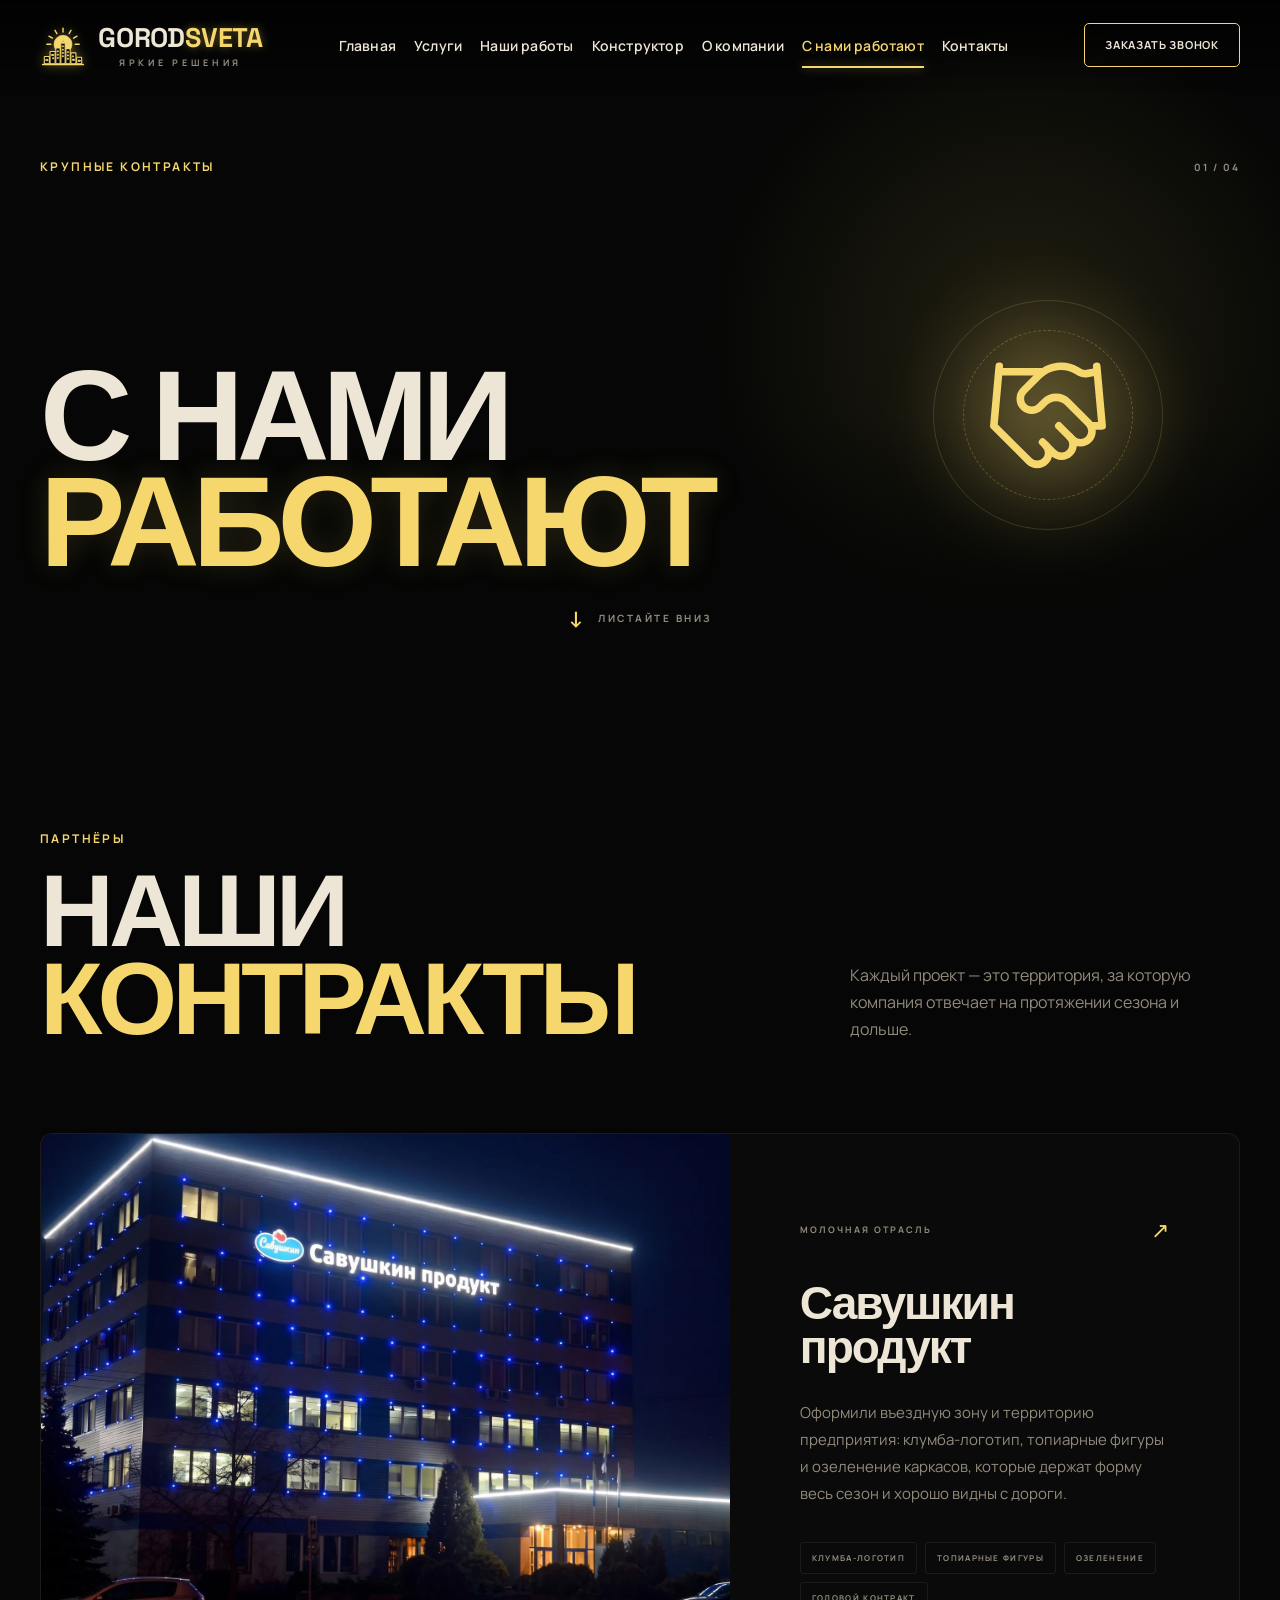
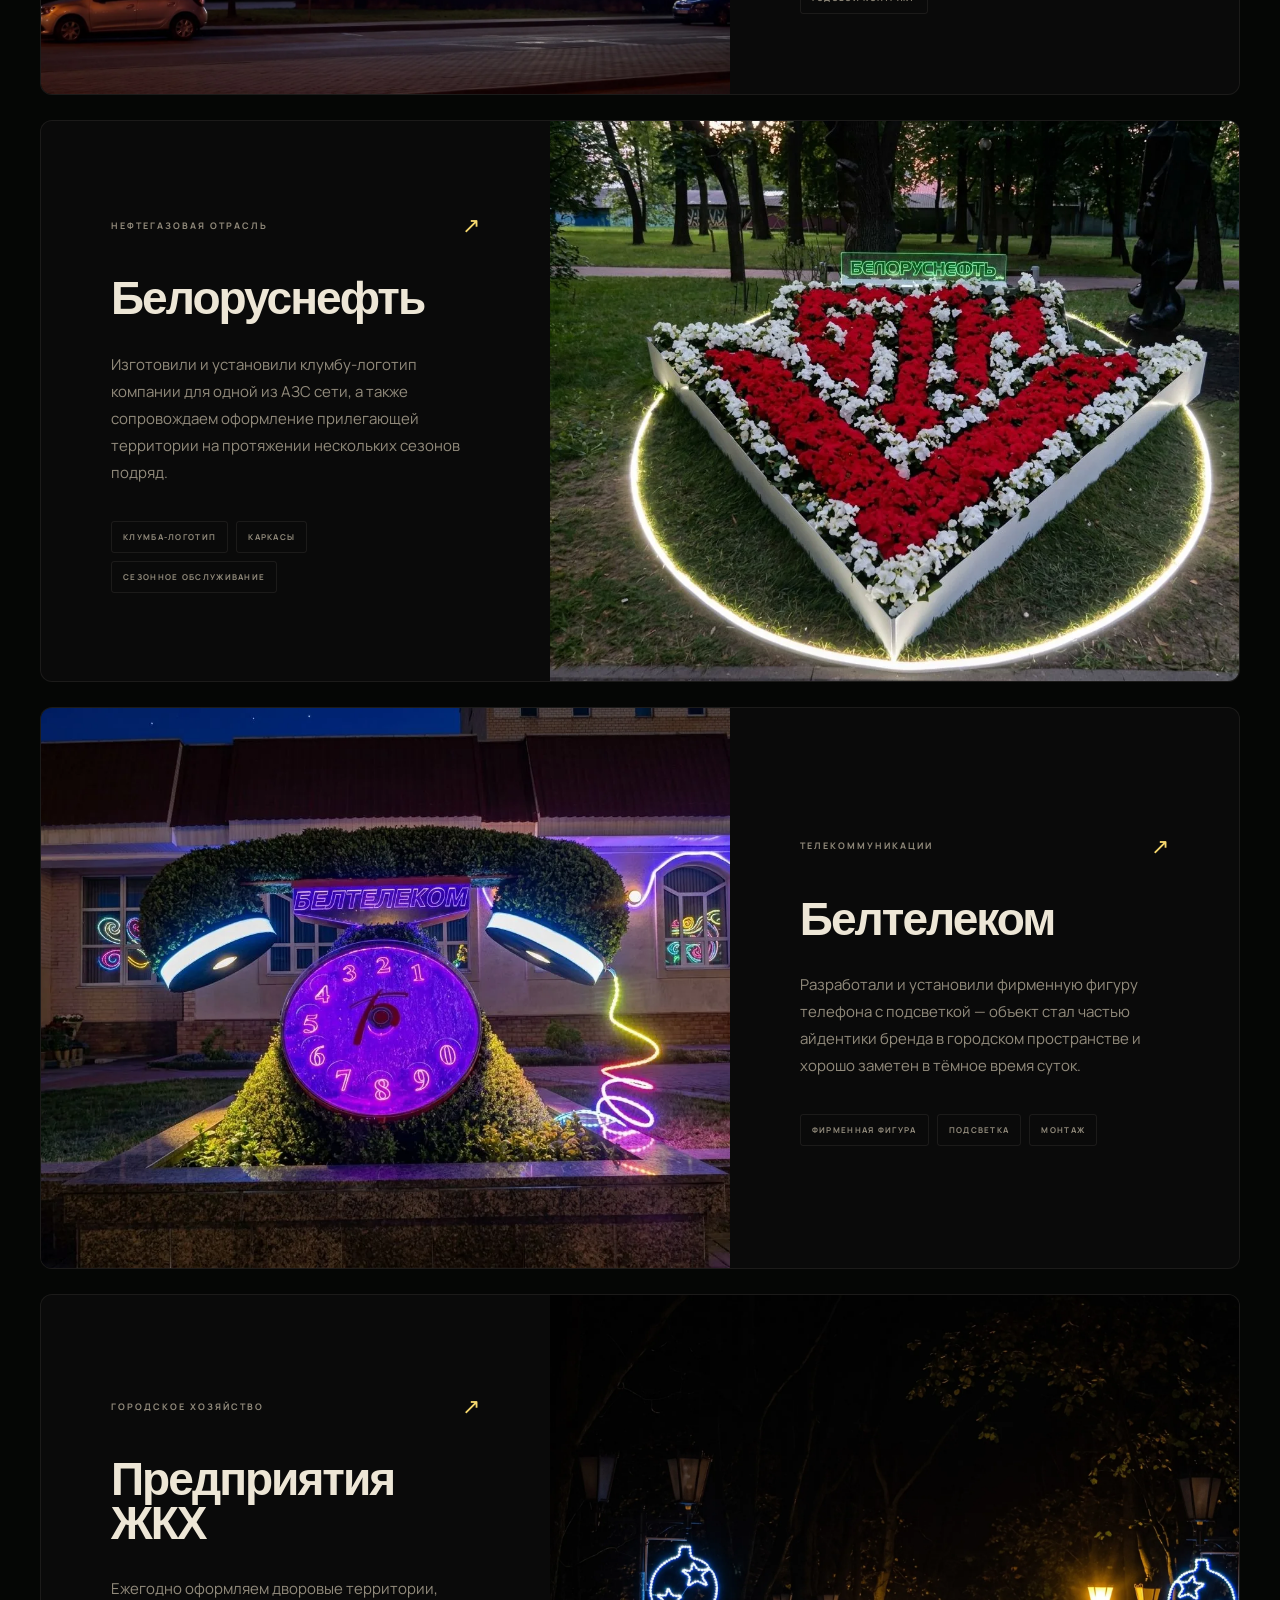
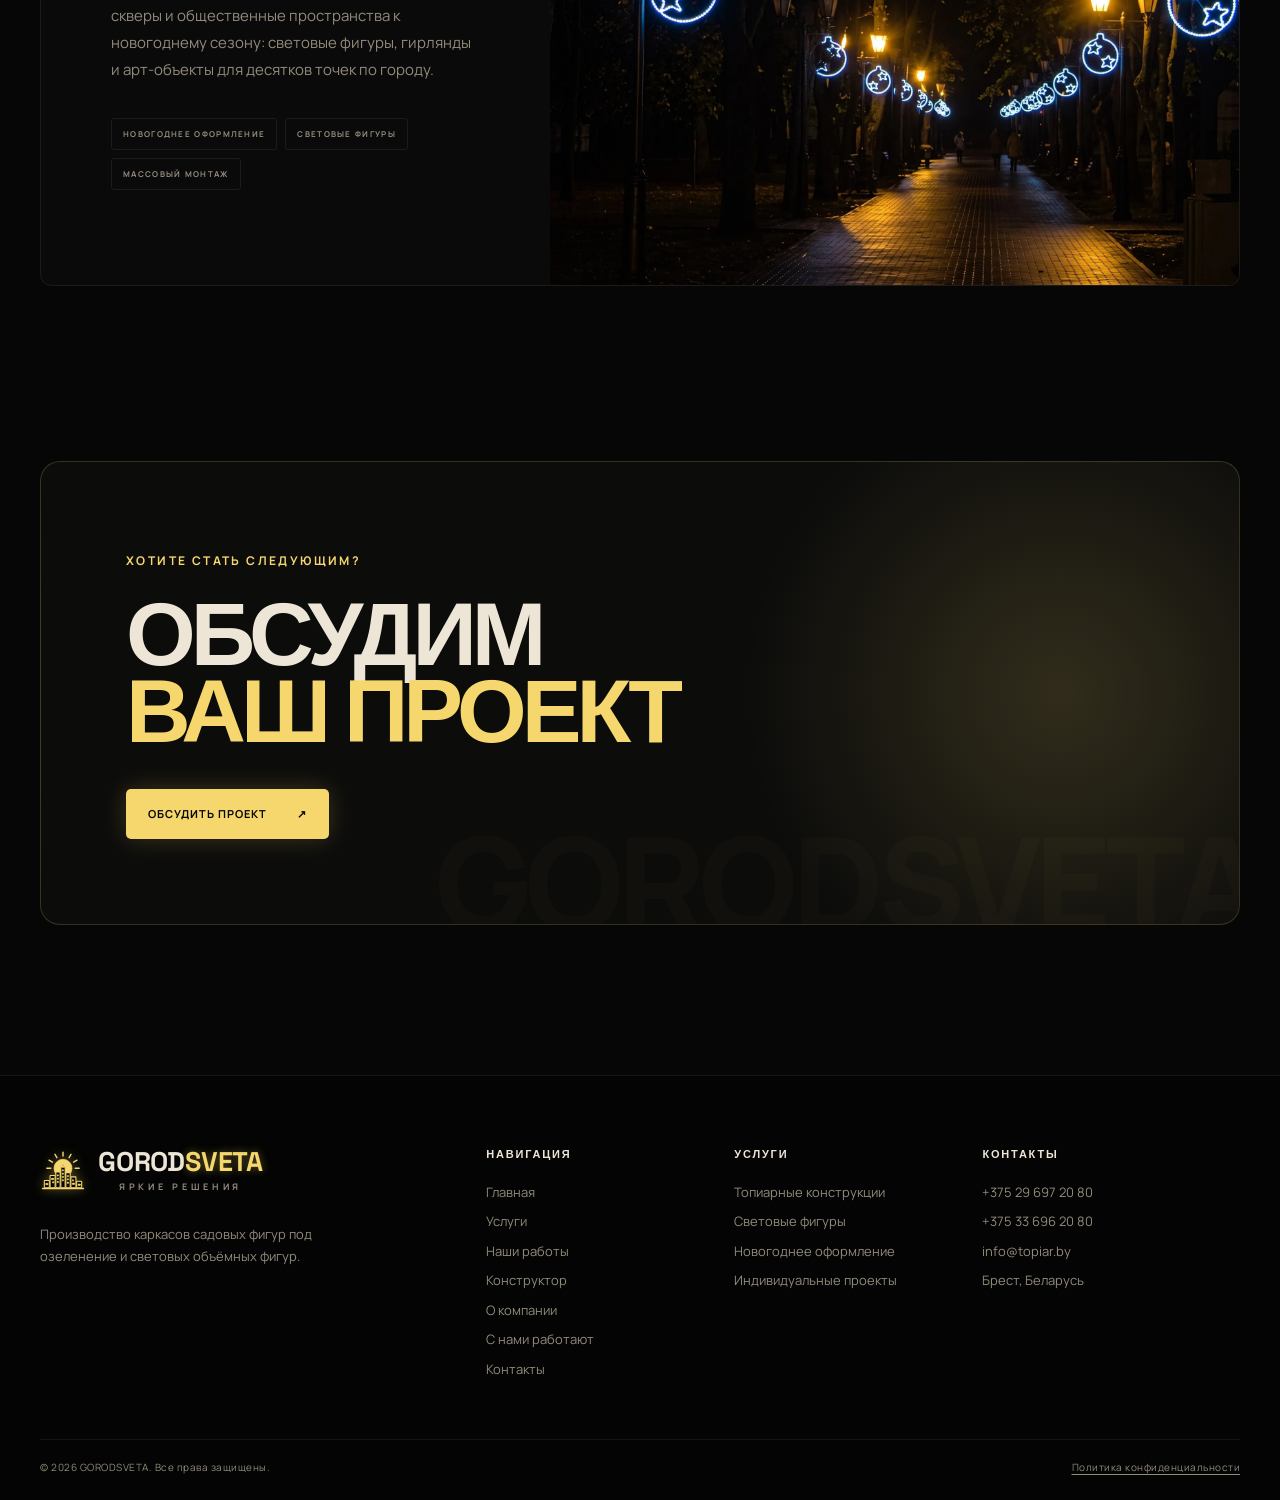
<file: partners.html>
<!DOCTYPE html>
<html lang="ru">
<head>
    <meta charset="UTF-8">
    <meta name="viewport" content="width=device-width, initial-scale=1.0">

    <title>GORODSVETA — С нами работают</title>

    <meta
        name="description"
        content="Крупные контракты GORODSVETA: оформление территорий и корпоративных объектов для «Савушкин продукт», «Белоруснефть», «Белтелеком» и предприятий ЖКХ."
    >

    <link rel="icon" href="assets/favicon.svg" type="image/svg+xml">
    <meta name="theme-color" content="#050605">
    <link rel="canonical" href="https://topiar.by/partners.html">

    <meta property="og:type" content="website">
    <meta property="og:site_name" content="GORODSVETA">
    <meta property="og:locale" content="ru_RU">
    <meta property="og:title" content="GORODSVETA — С нами работают">
    <meta property="og:description" content="Крупные контракты GORODSVETA: оформление территорий и корпоративных объектов для «Савушкин продукт», «Белоруснефть», «Белтелеком» и предприятий ЖКХ.">
    <meta property="og:url" content="https://topiar.by/partners.html">
    <meta property="og:image" content="https://topiar.by/assets/images/og-image.jpg">
    <meta property="og:image:type" content="image/jpeg">
    <meta property="og:image:width" content="1200">
    <meta property="og:image:height" content="630">
    <meta name="twitter:card" content="summary_large_image">
    <meta name="twitter:title" content="GORODSVETA — С нами работают">
    <meta name="twitter:description" content="Крупные контракты GORODSVETA: оформление территорий и корпоративных объектов для «Савушкин продукт», «Белоруснефть», «Белтелеком» и предприятий ЖКХ.">
    <meta name="twitter:image" content="https://topiar.by/assets/images/og-image.jpg">
    <meta name="twitter:image:alt" content="GORODSVETA — световое оформление городской среды">

    <link rel="preconnect" href="https://fonts.googleapis.com">
    <link rel="preconnect" href="https://fonts.gstatic.com" crossorigin>
    <link rel="preload" as="style" href="https://fonts.googleapis.com/css2?family=Manrope:wght@400;500;600;700;800&family=Space+Grotesk:wght@400;500;600;700&display=swap" crossorigin>
    <link rel="stylesheet" href="https://fonts.googleapis.com/css2?family=Manrope:wght@400;500;600;700;800&family=Space+Grotesk:wght@400;500;600;700&display=swap" media="print" onload="this.media='all'" crossorigin>
    <noscript><link rel="stylesheet" href="https://fonts.googleapis.com/css2?family=Manrope:wght@400;500;600;700;800&family=Space+Grotesk:wght@400;500;600;700&display=swap"></noscript>

    <link rel="preload" as="style" href="css/style.min.css?v=20261006">
    <link rel="stylesheet" href="css/style.min.css?v=20261006">
</head>

<body class="partners-page">

<a class="skip-link" href="#main-content">Перейти к содержимому</a>

<!-- ================= HEADER ================= -->

<header class="header">

    <div class="container header-inner">

        <a href="index.html" class="logo">

            <svg class="logo-mark" viewBox="0 0 64 64" width="46" height="46" xmlns="http://www.w3.org/2000/svg" aria-hidden="true" focusable="false"><g class="lm-sun"><circle cx="32" cy="31" r="12.5" fill="#F5D76E"/><g class="lm-rays" stroke="#F5D76E" stroke-width="2" stroke-linecap="round" fill="none"><path d="M15.0 31.0L9.5 31.0"/><path d="M17.3 22.5L12.5 19.8"/><path d="M23.5 16.3L20.8 11.5"/><path d="M32.0 14.0L32.0 8.5"/><path d="M40.5 16.3L43.2 11.5"/><path d="M46.7 22.5L51.5 19.8"/><path d="M49.0 31.0L54.5 31.0"/></g></g><g fill="#050605" stroke="#F5D76E" stroke-width="1.5" stroke-linejoin="round"><rect x="6" y="48" width="7" height="10" rx="0.8"/><rect x="14" y="41" width="7" height="17" rx="0.8"/><rect x="22" y="36" width="6" height="22" rx="0.8"/><rect x="29" y="29" width="6" height="29" rx="0.8"/><rect x="36" y="37" width="6" height="21" rx="0.8"/><rect x="43" y="43" width="7" height="15" rx="0.8"/><rect x="51" y="49" width="7" height="9" rx="0.8"/><rect x="31" y="25" width="2" height="4" rx="0.5"/></g><g class="lm-wins" fill="#F5D76E"><rect x="8" y="52" width="1.6" height="1.8" rx="0.3"/><rect x="9.5" y="52" width="1.6" height="1.8" rx="0.3"/><rect x="16" y="45" width="1.6" height="1.8" rx="0.3"/><rect x="17.5" y="45" width="1.6" height="1.8" rx="0.3"/><rect x="17.5" y="49.6" width="1.6" height="1.8" rx="0.3"/><rect x="24" y="40" width="1.6" height="1.8" rx="0.3"/><rect x="24" y="44.6" width="1.6" height="1.8" rx="0.3"/><rect x="24" y="49.2" width="1.6" height="1.8" rx="0.3"/><rect x="31" y="33" width="1.6" height="1.8" rx="0.3"/><rect x="31" y="37.6" width="1.6" height="1.8" rx="0.3"/><rect x="31" y="42.2" width="1.6" height="1.8" rx="0.3"/><rect x="31" y="46.800000000000004" width="1.6" height="1.8" rx="0.3"/><rect x="38" y="41" width="1.6" height="1.8" rx="0.3"/><rect x="38" y="45.6" width="1.6" height="1.8" rx="0.3"/><rect x="38" y="50.2" width="1.6" height="1.8" rx="0.3"/><rect x="45" y="47" width="1.6" height="1.8" rx="0.3"/><rect x="45" y="51.6" width="1.6" height="1.8" rx="0.3"/><rect x="46.5" y="51.6" width="1.6" height="1.8" rx="0.3"/><rect x="53" y="53" width="1.6" height="1.8" rx="0.3"/><rect x="54.5" y="53" width="1.6" height="1.8" rx="0.3"/></g><path d="M3.5 59.2H60.5" stroke="#F5D76E" stroke-width="2" stroke-linecap="round"/></svg>
    <span class="logo-text">
        <span class="logo-main">
            GOROD<span class="logo-accent">SVETA</span>
        </span>
        <span class="logo-subtitle">
            ЯРКИЕ РЕШЕНИЯ
        </span>
    </span>

        </a>


        <nav class="nav" id="site-nav">

            <a href="index.html">Главная</a>

            <a href="services.html">Услуги</a>

            <a href="projects.html">Наши работы</a>

            <a href="constructor.html">Конструктор</a>

            <a href="about.html">О компании</a>

            <a href="partners.html" class="active">С нами работают</a>

            <a href="contacts.html">Контакты</a>

        </nav>


        <div class="header-right">

            <a href="tel:+375296972080" class="phone">
                <span>↗</span>
                +375 29 697 20 80
            </a>

            <a href="contacts.html" class="header-button">
                Заказать звонок
            </a>

        </div>


        <button class="mobile-menu" type="button" aria-label="Открыть меню" aria-expanded="false" aria-controls="site-nav">
            ☰
        </button>

    </div>

</header>


<main id="main-content">

<!-- ================= HERO ================= -->

<section class="partners-hero">


    <div class="container">

        <div class="partners-hero-top">

            <span class="section-label">
                КРУПНЫЕ КОНТРАКТЫ
            </span>

            <span class="partners-hero-number">
                01 / 04
            </span>

        </div>


        <div class="partners-hero-content">

            <h1>
                С НАМИ
                <span>РАБОТАЮТ</span>
            </h1>

            <div class="partners-hero-visual" aria-hidden="true">

                <span class="partners-hero-visual-glow"></span>
                <span class="partners-hero-visual-ring"></span>
                <span class="partners-hero-visual-ring partners-hero-visual-ring-inner"></span>

                <svg class="partners-hero-visual-icon" viewBox="0 0 24 24" fill="none"
                     stroke="url(#handshakeGradient)" stroke-width="1.4"
                     stroke-linecap="round" stroke-linejoin="round"
                     xmlns="http://www.w3.org/2000/svg">

                    <defs>
                        <linearGradient id="handshakeGradient" x1="2" y1="3" x2="22" y2="21" gradientUnits="userSpaceOnUse">
                            <stop offset="0%" stop-color="#FBEBB5"/>
                            <stop offset="55%" stop-color="#F5D76E"/>
                            <stop offset="100%" stop-color="#B89632"/>
                        </linearGradient>
                    </defs>

                    <path d="m11 17 2 2a1 1 0 1 0 3-3"/>
                    <path d="m14 14 2.5 2.5a1 1 0 1 0 3-3l-3.88-3.88a3 3 0 0 0-4.24 0l-.88.88a1 1 0 1 1-3-3l2.81-2.81a5.79 5.79 0 0 1 7.06-.87l.47.28a2 2 0 0 0 1.42.25L21 4"/>
                    <path d="m21 3 1 11h-2"/>
                    <path d="M3 3 2 14l6.5 6.5a1 1 0 1 0 3-3"/>
                    <path d="M3 4h8"/>

                </svg>

            </div>

        </div>

    </div>

    <div class="partners-scroll">
        <span>↓</span>
        ЛИСТАЙТЕ ВНИЗ
    </div>

</section>


<!-- ================= PARTNERS LIST ================= -->

<section class="partners-list">

    <div class="container">

        <div class="partners-list-heading">

            <div>

                <span class="section-label">
                    ПАРТНЁРЫ
                </span>

                <h2>
                    НАШИ<br>
                    <span>КОНТРАКТЫ</span>
                </h2>

            </div>

            <p>
                Каждый проект — это территория,
                за которую компания отвечает
                на протяжении сезона и дольше.
            </p>

        </div>


        <!-- =========================
             ПАРТНЁР 01 — САВУШКИН ПРОДУКТ
        ========================= -->

        <article class="partner-item" id="savushkin">

            <div class="partner-item-image">

                <img src="assets/images/partner-savushkin.webp" width="1200" height="800" alt="Клумба-логотип и топиарные фигуры на территории «Савушкин продукт»" loading="lazy" decoding="async">

                <span class="partner-item-number">01</span>

            </div>

            <div class="partner-item-content">

                <div class="partner-item-top">

                    <span class="partner-item-label">
                        МОЛОЧНАЯ ОТРАСЛЬ
                    </span>

                    <span class="partner-item-arrow">
                        ↗
                    </span>

                </div>

                <h3>
                    Савушкин<br>
                    продукт
                </h3>

                <p>
                    Оформили въездную зону и территорию
                    предприятия: клумба-логотип, топиарные
                    фигуры и озеленение каркасов, которые
                    держат форму весь сезон и хорошо видны
                    с дороги.
                </p>

                <div class="partner-features">

                    <span>КЛУМБА-ЛОГОТИП</span>
                    <span>ТОПИАРНЫЕ ФИГУРЫ</span>
                    <span>ОЗЕЛЕНЕНИЕ</span>
                    <span>ГОДОВОЙ КОНТРАКТ</span>

                </div>

            </div>

        </article>


        <!-- =========================
             ПАРТНЁР 02 — БЕЛОРУСНЕФТЬ
        ========================= -->

        <article class="partner-item partner-item-reverse" id="beloruszneft">

            <div class="partner-item-image">

                <img src="assets/images/topiary-03.webp" width="1200" height="800" loading="lazy" alt="Клумба-логотип «Белоруснефть»">

                <span class="partner-item-number">02</span>

            </div>

            <div class="partner-item-content">

                <div class="partner-item-top">

                    <span class="partner-item-label">
                        НЕФТЕГАЗОВАЯ ОТРАСЛЬ
                    </span>

                    <span class="partner-item-arrow">
                        ↗
                    </span>

                </div>

                <h3>
                    Белоруснефть
                </h3>

                <p>
                    Изготовили и установили клумбу-логотип
                    компании для одной из АЗС сети, а также
                    сопровождаем оформление прилегающей
                    территории на протяжении нескольких
                    сезонов подряд.
                </p>

                <div class="partner-features">

                    <span>КЛУМБА-ЛОГОТИП</span>
                    <span>КАРКАСЫ</span>
                    <span>СЕЗОННОЕ ОБСЛУЖИВАНИЕ</span>

                </div>

            </div>

        </article>


        <!-- =========================
             ПАРТНЁР 03 — БЕЛТЕЛЕКОМ
        ========================= -->

        <article class="partner-item" id="beltelecom">

            <div class="partner-item-image">

                <img src="assets/images/topiary-04.webp" width="1200" height="800" loading="lazy" alt="Топиар-телефон с подсветкой «Белтелеком»">

                <span class="partner-item-number">03</span>

            </div>

            <div class="partner-item-content">

                <div class="partner-item-top">

                    <span class="partner-item-label">
                        ТЕЛЕКОММУНИКАЦИИ
                    </span>

                    <span class="partner-item-arrow">
                        ↗
                    </span>

                </div>

                <h3>
                    Белтелеком
                </h3>

                <p>
                    Разработали и установили фирменную
                    фигуру телефона с подсветкой —
                    объект стал частью айдентики бренда
                    в городском пространстве и хорошо
                    заметен в тёмное время суток.
                </p>

                <div class="partner-features">

                    <span>ФИРМЕННАЯ ФИГУРА</span>
                    <span>ПОДСВЕТКА</span>
                    <span>МОНТАЖ</span>

                </div>

            </div>

        </article>


        <!-- =========================
             ПАРТНЁР 04 — ЖКХ
        ========================= -->

        <article class="partner-item partner-item-reverse" id="zhkh">

            <div class="partner-item-image">

                <img src="assets/images/partner-zhkh.webp" width="1200" height="800" loading="lazy" alt="Новогоднее оформление городских дворов для предприятий ЖКХ">

                <span class="partner-item-number">04</span>

            </div>

            <div class="partner-item-content">

                <div class="partner-item-top">

                    <span class="partner-item-label">
                        ГОРОДСКОЕ ХОЗЯЙСТВО
                    </span>

                    <span class="partner-item-arrow">
                        ↗
                    </span>

                </div>

                <h3>
                    Предприятия<br>
                    ЖКХ
                </h3>

                <p>
                    Ежегодно оформляем дворовые территории,
                    скверы и общественные пространства
                    к новогоднему сезону: световые фигуры,
                    гирлянды и арт-объекты для десятков
                    точек по городу.
                </p>

                <div class="partner-features">

                    <span>НОВОГОДНЕЕ ОФОРМЛЕНИЕ</span>
                    <span>СВЕТОВЫЕ ФИГУРЫ</span>
                    <span>МАССОВЫЙ МОНТАЖ</span>

                </div>

            </div>

        </article>

    </div>

</section>


<!-- ================= CTA ================= -->

<section class="projects-page-cta">

    <div class="container">

        <div class="projects-page-cta-box">

            <span class="section-label">
                ХОТИТЕ СТАТЬ СЛЕДУЮЩИМ?
            </span>

            <h2>
                ОБСУДИМ<br>
                <span>ВАШ ПРОЕКТ</span>
            </h2>

            <a href="contacts.html"
               class="button button-primary">

                Обсудить проект

                <span>↗</span>

            </a>

        </div>

    </div>

</section>

</main>


<!-- ================= FOOTER ================= -->

<footer class="footer">

    <div class="container footer-grid">

        <div class="footer-brand">

            <a href="index.html" class="logo">

                <svg class="logo-mark" viewBox="0 0 64 64" width="46" height="46" xmlns="http://www.w3.org/2000/svg" aria-hidden="true" focusable="false"><g class="lm-sun"><circle cx="32" cy="31" r="12.5" fill="#F5D76E"/><g class="lm-rays" stroke="#F5D76E" stroke-width="2" stroke-linecap="round" fill="none"><path d="M15.0 31.0L9.5 31.0"/><path d="M17.3 22.5L12.5 19.8"/><path d="M23.5 16.3L20.8 11.5"/><path d="M32.0 14.0L32.0 8.5"/><path d="M40.5 16.3L43.2 11.5"/><path d="M46.7 22.5L51.5 19.8"/><path d="M49.0 31.0L54.5 31.0"/></g></g><g fill="#050605" stroke="#F5D76E" stroke-width="1.5" stroke-linejoin="round"><rect x="6" y="48" width="7" height="10" rx="0.8"/><rect x="14" y="41" width="7" height="17" rx="0.8"/><rect x="22" y="36" width="6" height="22" rx="0.8"/><rect x="29" y="29" width="6" height="29" rx="0.8"/><rect x="36" y="37" width="6" height="21" rx="0.8"/><rect x="43" y="43" width="7" height="15" rx="0.8"/><rect x="51" y="49" width="7" height="9" rx="0.8"/><rect x="31" y="25" width="2" height="4" rx="0.5"/></g><g class="lm-wins" fill="#F5D76E"><rect x="8" y="52" width="1.6" height="1.8" rx="0.3"/><rect x="9.5" y="52" width="1.6" height="1.8" rx="0.3"/><rect x="16" y="45" width="1.6" height="1.8" rx="0.3"/><rect x="17.5" y="45" width="1.6" height="1.8" rx="0.3"/><rect x="17.5" y="49.6" width="1.6" height="1.8" rx="0.3"/><rect x="24" y="40" width="1.6" height="1.8" rx="0.3"/><rect x="24" y="44.6" width="1.6" height="1.8" rx="0.3"/><rect x="24" y="49.2" width="1.6" height="1.8" rx="0.3"/><rect x="31" y="33" width="1.6" height="1.8" rx="0.3"/><rect x="31" y="37.6" width="1.6" height="1.8" rx="0.3"/><rect x="31" y="42.2" width="1.6" height="1.8" rx="0.3"/><rect x="31" y="46.800000000000004" width="1.6" height="1.8" rx="0.3"/><rect x="38" y="41" width="1.6" height="1.8" rx="0.3"/><rect x="38" y="45.6" width="1.6" height="1.8" rx="0.3"/><rect x="38" y="50.2" width="1.6" height="1.8" rx="0.3"/><rect x="45" y="47" width="1.6" height="1.8" rx="0.3"/><rect x="45" y="51.6" width="1.6" height="1.8" rx="0.3"/><rect x="46.5" y="51.6" width="1.6" height="1.8" rx="0.3"/><rect x="53" y="53" width="1.6" height="1.8" rx="0.3"/><rect x="54.5" y="53" width="1.6" height="1.8" rx="0.3"/></g><path d="M3.5 59.2H60.5" stroke="#F5D76E" stroke-width="2" stroke-linecap="round"/></svg>
    <span class="logo-text">
        <span class="logo-main">
            GOROD<span class="logo-accent">SVETA</span>
        </span>
        <span class="logo-subtitle">
            ЯРКИЕ РЕШЕНИЯ
        </span>
    </span>

            </a>

            <p>
                Производство каркасов садовых фигур
                под озеленение и световых объёмных фигур.
            </p>

        </div>


        <div class="footer-column">

            <h4>Навигация</h4>

            <a href="index.html">Главная</a>
            <a href="services.html">Услуги</a>
            <a href="projects.html">Наши работы</a>

            <a href="constructor.html">Конструктор</a>
            <a href="about.html">О компании</a>
            <a href="partners.html">С нами работают</a>
            <a href="contacts.html">Контакты</a>

        </div>


        <div class="footer-column">

            <h4>Услуги</h4>

            <a href="services.html#topiary">
                Топиарные конструкции
            </a>

            <a href="services.html#light">
                Световые фигуры
            </a>

            <a href="services.html#newyear">
                Новогоднее оформление
            </a>

            <a href="services.html#individual">
                Индивидуальные проекты
            </a>

        </div>


        <div class="footer-column">

            <h4>Контакты</h4>

            <a href="tel:+375296972080">
                +375 29 697 20 80
            </a>

            <a href="tel:+375336962080">
                +375 33 696 20 80
            </a>

            <a href="mailto:info@topiar.by">
                info@topiar.by
            </a>

            <span>
                Брест, Беларусь
            </span>

        </div>

    </div>


    <div class="container footer-bottom">

        <span>
            © 2026 GORODSVETA. Все права защищены.
        </span>

        <a href="privacy.html">Политика конфиденциальности</a>

    </div>

</footer>


<script src="js/main.js" defer></script>

</body>
</html>
</file>
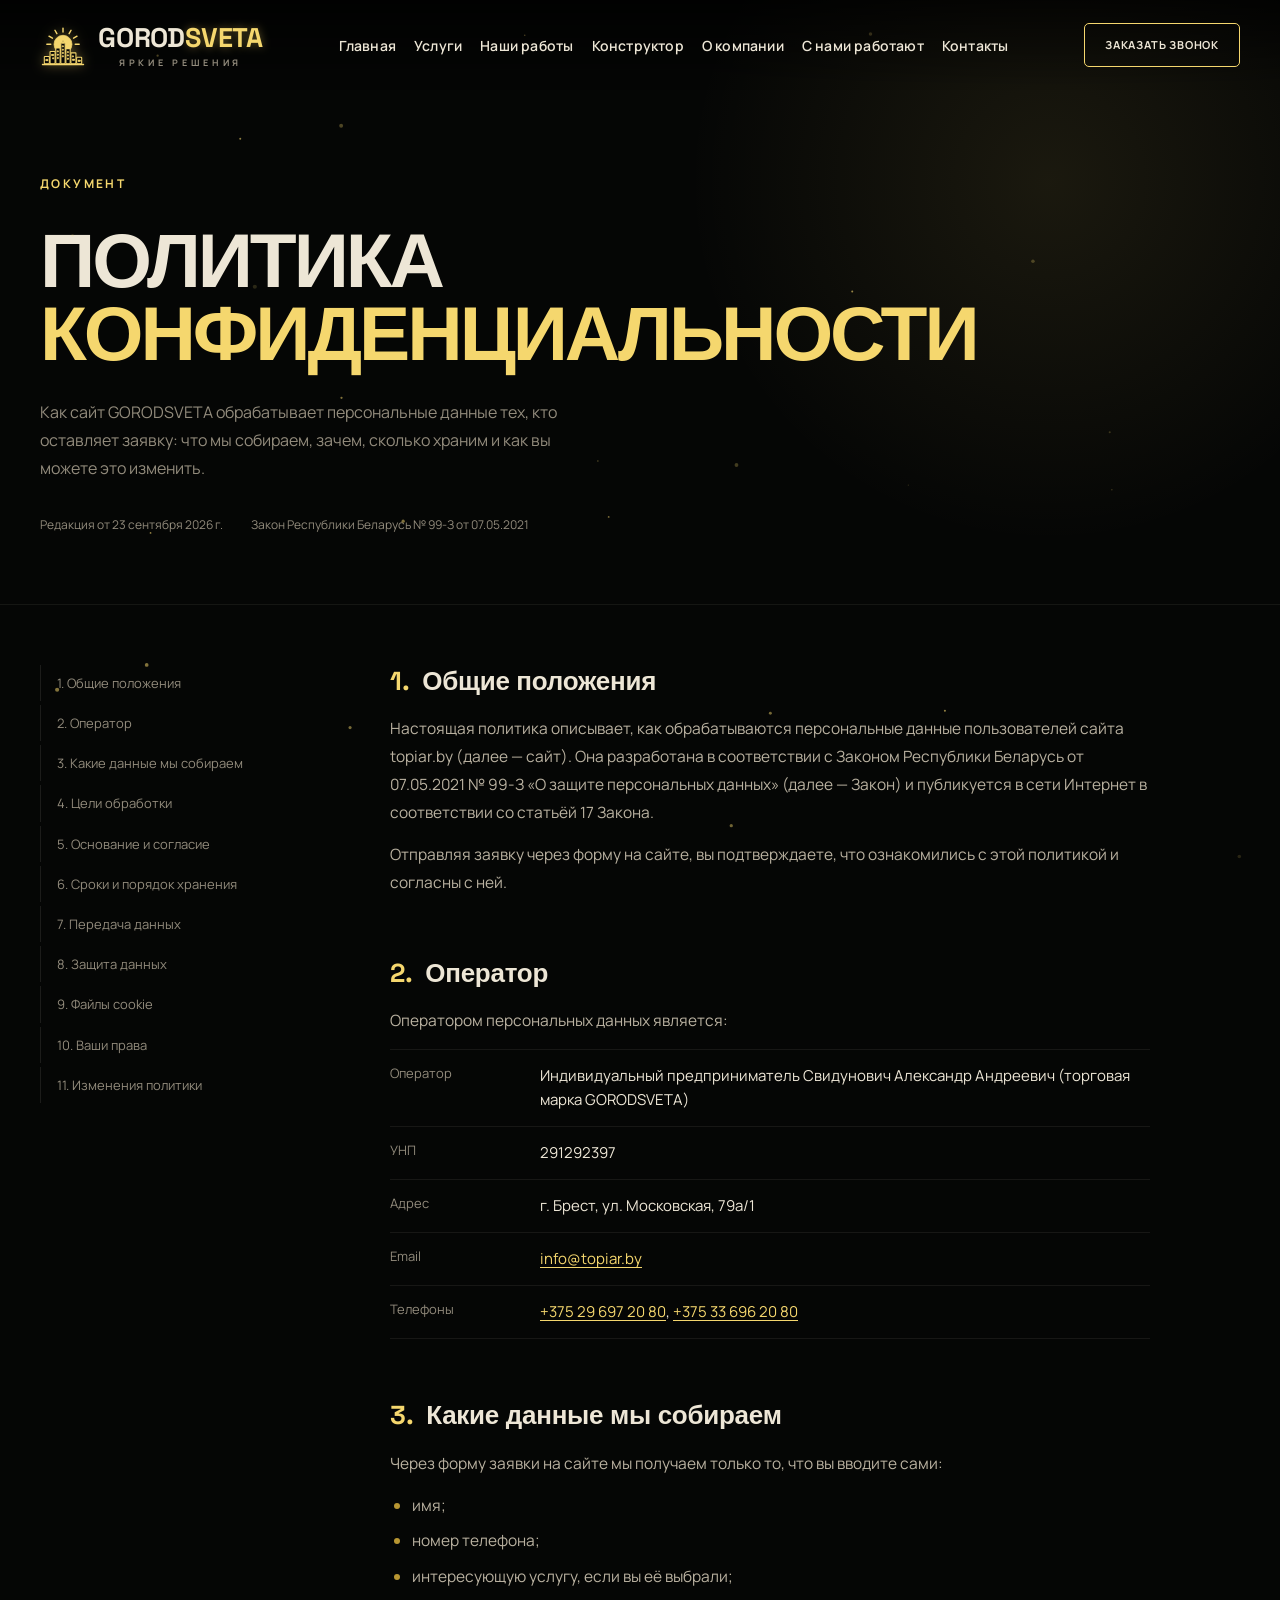
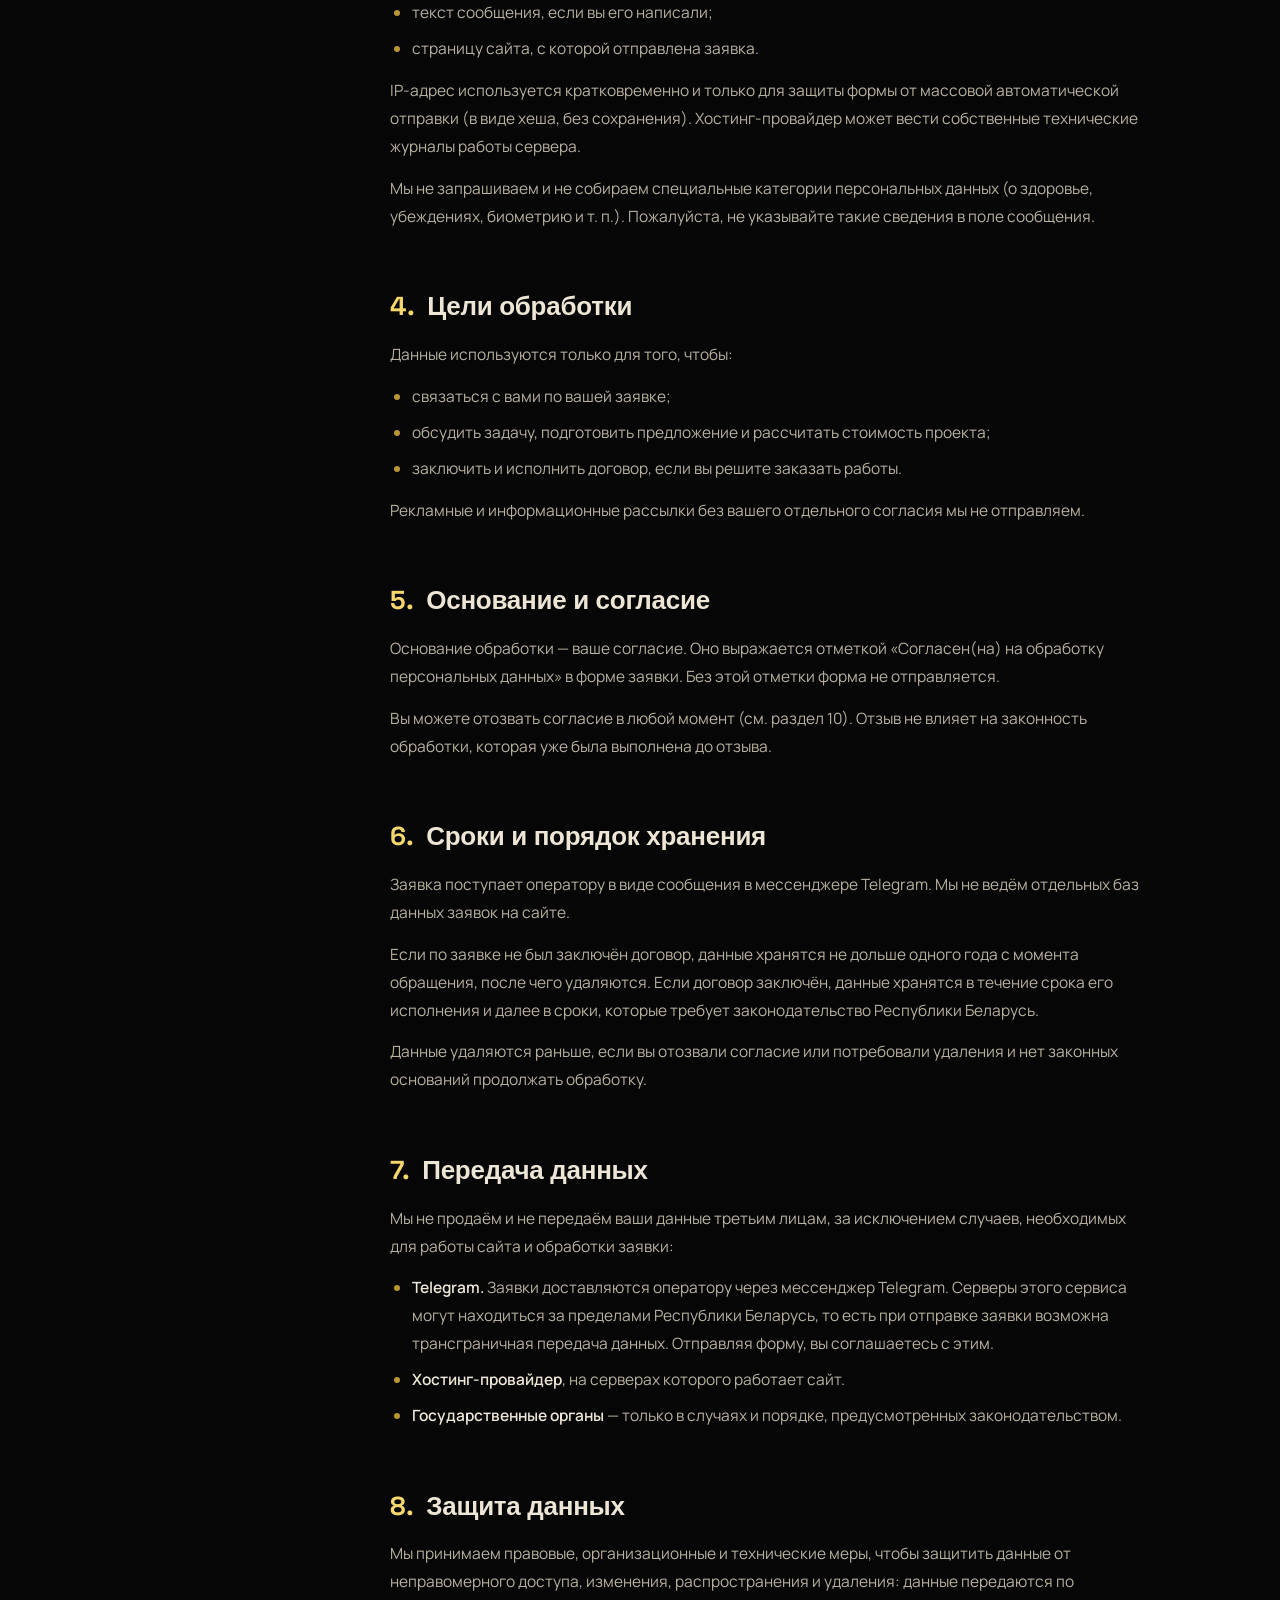
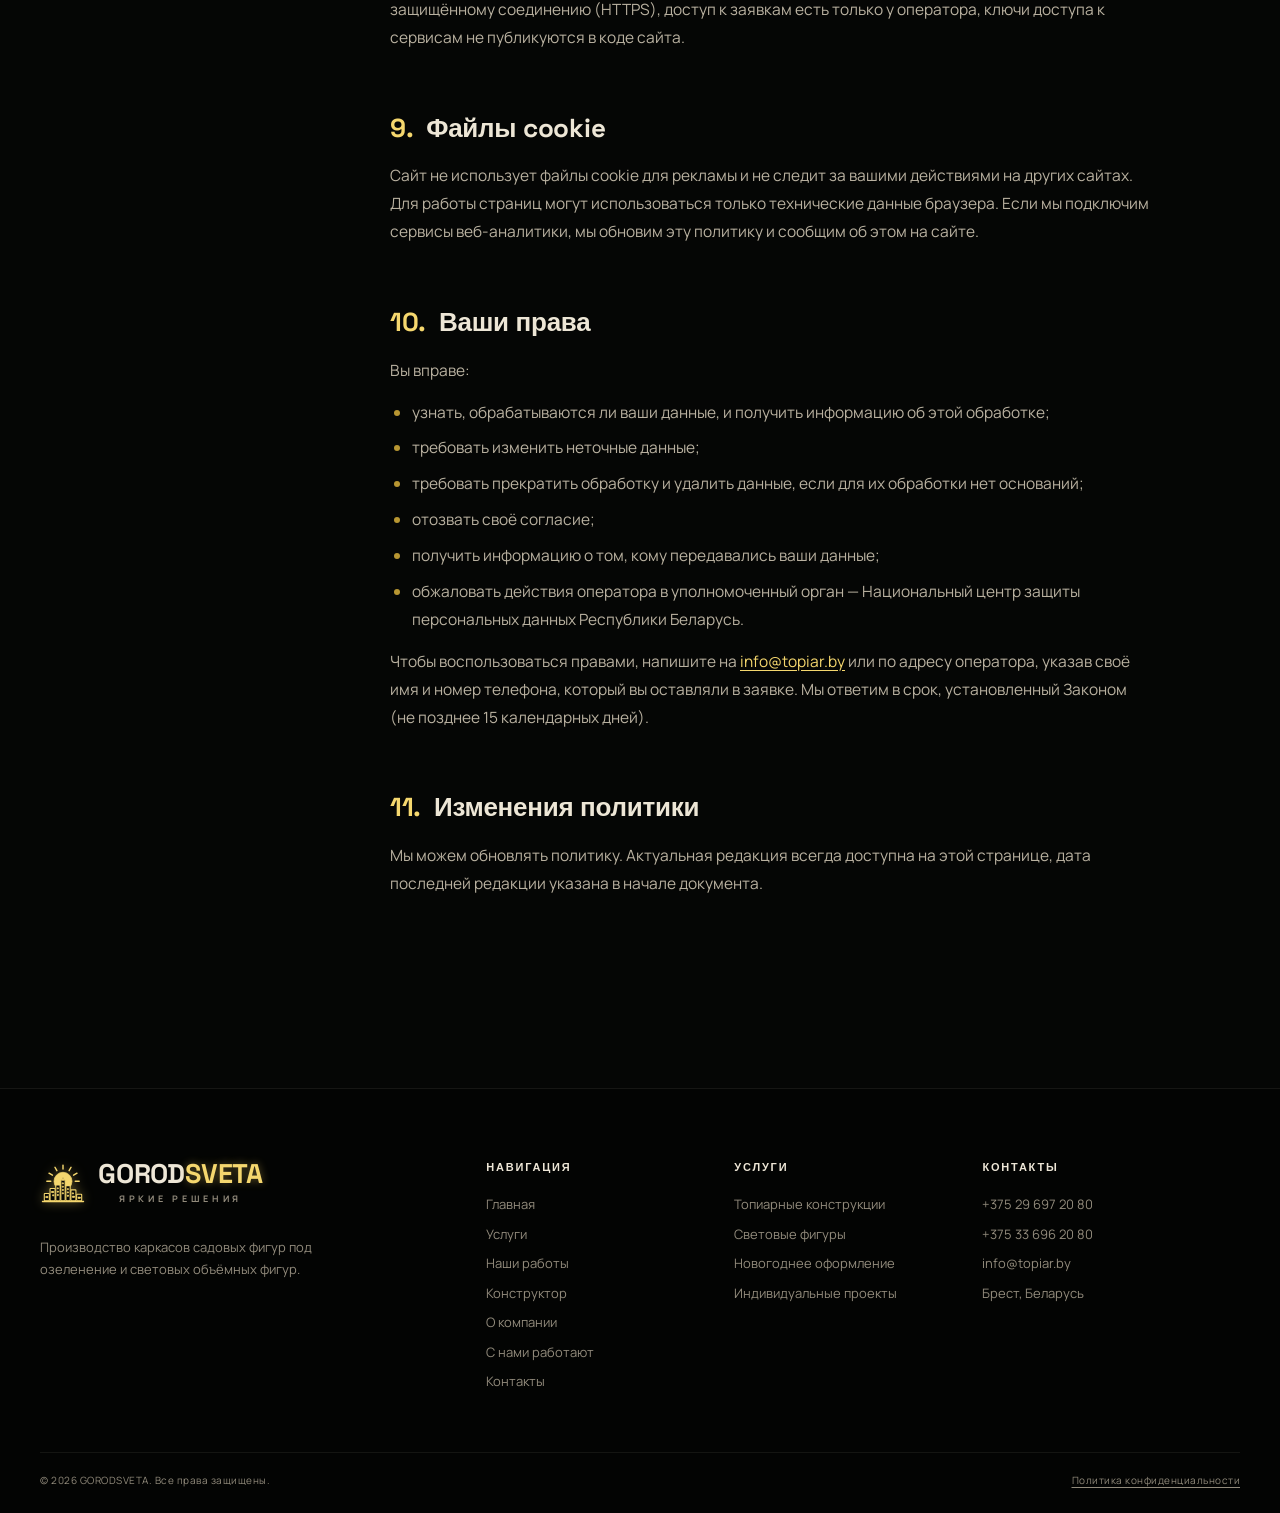
<file: privacy.html>
<!DOCTYPE html>
<html lang="ru">

<head>
    <meta charset="UTF-8">
    <meta name="viewport" content="width=device-width, initial-scale=1.0">

    <title>Политика конфиденциальности — GORODSVETA</title>

    <meta
        name="description"
        content="Политика обработки персональных данных GORODSVETA: какие данные мы собираем через сайт, зачем, как храним и как вы можете отозвать согласие."
    >

    <link rel="icon" href="assets/favicon.svg" type="image/svg+xml">
    <meta name="theme-color" content="#050605">
    <link rel="canonical" href="https://topiar.by/privacy.html">

    <meta property="og:type" content="website">
    <meta property="og:site_name" content="GORODSVETA">
    <meta property="og:locale" content="ru_RU">
    <meta property="og:title" content="Политика конфиденциальности — GORODSVETA">
    <meta property="og:description" content="Политика обработки персональных данных GORODSVETA: какие данные мы собираем через сайт, зачем, как храним и как вы можете отозвать согласие.">
    <meta property="og:url" content="https://topiar.by/privacy.html">
    <meta property="og:image" content="https://topiar.by/assets/images/og-image.jpg">
    <meta property="og:image:type" content="image/jpeg">
    <meta property="og:image:width" content="1200">
    <meta property="og:image:height" content="630">
    <meta name="twitter:card" content="summary_large_image">
    <meta name="twitter:title" content="Политика конфиденциальности — GORODSVETA">
    <meta name="twitter:description" content="Политика обработки персональных данных GORODSVETA: какие данные мы собираем через сайт, зачем, как храним и как вы можете отозвать согласие.">
    <meta name="twitter:image" content="https://topiar.by/assets/images/og-image.jpg">
    <meta name="twitter:image:alt" content="GORODSVETA — световое оформление городской среды">

    <link rel="preconnect" href="https://fonts.googleapis.com">
    <link rel="preconnect" href="https://fonts.gstatic.com" crossorigin>
    <link rel="preload" as="style" href="https://fonts.googleapis.com/css2?family=Manrope:wght@400;500;600;700;800&family=Space+Grotesk:wght@400;500;600;700&display=swap" crossorigin>
    <link rel="stylesheet" href="https://fonts.googleapis.com/css2?family=Manrope:wght@400;500;600;700;800&family=Space+Grotesk:wght@400;500;600;700&display=swap" media="print" onload="this.media='all'" crossorigin>
    <noscript><link rel="stylesheet" href="https://fonts.googleapis.com/css2?family=Manrope:wght@400;500;600;700;800&family=Space+Grotesk:wght@400;500;600;700&display=swap"></noscript>

    <link rel="preload" as="style" href="css/style.min.css?v=20261006">
    <link rel="stylesheet" href="css/style.min.css?v=20261006">
</head>

<body class="privacy-page">

<a class="skip-link" href="#main-content">Перейти к содержимому</a>

<!-- ================= HEADER ================= -->

<header class="header">

    <div class="container header-inner">

        <a href="index.html" class="logo">

            <svg class="logo-mark" viewBox="0 0 64 64" width="46" height="46" xmlns="http://www.w3.org/2000/svg" aria-hidden="true" focusable="false"><g class="lm-sun"><circle cx="32" cy="31" r="12.5" fill="#F5D76E"/><g class="lm-rays" stroke="#F5D76E" stroke-width="2" stroke-linecap="round" fill="none"><path d="M15.0 31.0L9.5 31.0"/><path d="M17.3 22.5L12.5 19.8"/><path d="M23.5 16.3L20.8 11.5"/><path d="M32.0 14.0L32.0 8.5"/><path d="M40.5 16.3L43.2 11.5"/><path d="M46.7 22.5L51.5 19.8"/><path d="M49.0 31.0L54.5 31.0"/></g></g><g fill="#050605" stroke="#F5D76E" stroke-width="1.5" stroke-linejoin="round"><rect x="6" y="48" width="7" height="10" rx="0.8"/><rect x="14" y="41" width="7" height="17" rx="0.8"/><rect x="22" y="36" width="6" height="22" rx="0.8"/><rect x="29" y="29" width="6" height="29" rx="0.8"/><rect x="36" y="37" width="6" height="21" rx="0.8"/><rect x="43" y="43" width="7" height="15" rx="0.8"/><rect x="51" y="49" width="7" height="9" rx="0.8"/><rect x="31" y="25" width="2" height="4" rx="0.5"/></g><g class="lm-wins" fill="#F5D76E"><rect x="8" y="52" width="1.6" height="1.8" rx="0.3"/><rect x="9.5" y="52" width="1.6" height="1.8" rx="0.3"/><rect x="16" y="45" width="1.6" height="1.8" rx="0.3"/><rect x="17.5" y="45" width="1.6" height="1.8" rx="0.3"/><rect x="17.5" y="49.6" width="1.6" height="1.8" rx="0.3"/><rect x="24" y="40" width="1.6" height="1.8" rx="0.3"/><rect x="24" y="44.6" width="1.6" height="1.8" rx="0.3"/><rect x="24" y="49.2" width="1.6" height="1.8" rx="0.3"/><rect x="31" y="33" width="1.6" height="1.8" rx="0.3"/><rect x="31" y="37.6" width="1.6" height="1.8" rx="0.3"/><rect x="31" y="42.2" width="1.6" height="1.8" rx="0.3"/><rect x="31" y="46.800000000000004" width="1.6" height="1.8" rx="0.3"/><rect x="38" y="41" width="1.6" height="1.8" rx="0.3"/><rect x="38" y="45.6" width="1.6" height="1.8" rx="0.3"/><rect x="38" y="50.2" width="1.6" height="1.8" rx="0.3"/><rect x="45" y="47" width="1.6" height="1.8" rx="0.3"/><rect x="45" y="51.6" width="1.6" height="1.8" rx="0.3"/><rect x="46.5" y="51.6" width="1.6" height="1.8" rx="0.3"/><rect x="53" y="53" width="1.6" height="1.8" rx="0.3"/><rect x="54.5" y="53" width="1.6" height="1.8" rx="0.3"/></g><path d="M3.5 59.2H60.5" stroke="#F5D76E" stroke-width="2" stroke-linecap="round"/></svg>
    <span class="logo-text">
        <span class="logo-main">
            GOROD<span class="logo-accent">SVETA</span>
        </span>
        <span class="logo-subtitle">
            ЯРКИЕ РЕШЕНИЯ
        </span>
    </span>

        </a>


        <nav class="nav" id="site-nav">

            <a href="index.html">Главная</a>

            <a href="services.html">Услуги</a>

            <a href="projects.html">Наши работы</a>

            <a href="constructor.html">Конструктор</a>

            <a href="about.html">О компании</a>

            <a href="partners.html">С нами работают</a>

            <a href="contacts.html">Контакты</a>

        </nav>


        <div class="header-right">

            <a href="tel:+375296972080" class="phone">
                <span>↗</span>
                +375 29 697 20 80
            </a>

            <a href="contacts.html" class="header-button">
                Заказать звонок
            </a>

        </div>


        <button class="mobile-menu" type="button" aria-label="Открыть меню" aria-expanded="false" aria-controls="site-nav">
            ☰
        </button>

    </div>

</header>


<main id="main-content">

<!-- ================= HERO ================= -->

<section class="privacy-hero">

    <div class="container">

        <span class="section-label">
            ДОКУМЕНТ
        </span>

        <h1>
            ПОЛИТИКА
            <span>КОНФИДЕНЦИАЛЬНОСТИ</span>
        </h1>

        <p>
            Как сайт GORODSVETA обрабатывает персональные данные
            тех, кто оставляет заявку: что мы собираем, зачем,
            сколько храним и как вы можете это изменить.
        </p>

        <div class="privacy-hero-meta">
            <span>Редакция от 23 сентября 2026 г.</span>
            <span>Закон Республики Беларусь № 99-З от 07.05.2021</span>
        </div>

    </div>

</section>


<!-- ================= DOCUMENT ================= -->

<section class="privacy-body">

    <div class="container">

        <div class="privacy-layout">

            <nav class="privacy-toc" aria-label="Содержание политики">
                <a href="#p1">1. Общие положения</a>
                <a href="#p2">2. Оператор</a>
                <a href="#p3">3. Какие данные мы собираем</a>
                <a href="#p4">4. Цели обработки</a>
                <a href="#p5">5. Основание и согласие</a>
                <a href="#p6">6. Сроки и порядок хранения</a>
                <a href="#p7">7. Передача данных</a>
                <a href="#p8">8. Защита данных</a>
                <a href="#p9">9. Файлы cookie</a>
                <a href="#p10">10. Ваши права</a>
                <a href="#p11">11. Изменения политики</a>
            </nav>

            <div class="privacy-text">

            <section class="privacy-section" id="p1">
                <h2><span>1.</span> Общие положения</h2>
                <p>
                    Настоящая политика описывает, как обрабатываются персональные данные
                    пользователей сайта topiar.by (далее — сайт). Она разработана в соответствии
                    с Законом Республики Беларусь от 07.05.2021 № 99-З «О защите персональных данных»
                    (далее — Закон) и публикуется в сети Интернет в соответствии со статьёй 17 Закона.
                </p>
                <p>
                    Отправляя заявку через форму на сайте, вы подтверждаете, что ознакомились
                    с этой политикой и согласны с ней.
                </p>
            </section>


            <section class="privacy-section" id="p2">
                <h2><span>2.</span> Оператор</h2>
                <p>Оператором персональных данных является:</p>
                <dl class="privacy-details">
                    <div><dt>Оператор</dt><dd>Индивидуальный предприниматель Свидунович Александр Андреевич (торговая марка GORODSVETA)</dd></div>
                    <div><dt>УНП</dt><dd>291292397</dd></div>
                    <div><dt>Адрес</dt><dd>г. Брест, ул. Московская, 79а/1</dd></div>
                    <div><dt>Email</dt><dd><a href="mailto:info@topiar.by">info@topiar.by</a></dd></div>
                    <div><dt>Телефоны</dt><dd><a href="tel:+375296972080">+375 29 697 20 80</a>, <a href="tel:+375336962080">+375 33 696 20 80</a></dd></div>
                </dl>
            </section>


            <section class="privacy-section" id="p3">
                <h2><span>3.</span> Какие данные мы собираем</h2>
                <p>Через форму заявки на сайте мы получаем только то, что вы вводите сами:</p>
                <ul>
                    <li>имя;</li>
                    <li>номер телефона;</li>
                    <li>интересующую услугу, если вы её выбрали;</li>
                    <li>текст сообщения, если вы его написали;</li>
                    <li>страницу сайта, с которой отправлена заявка.</li>
                </ul>
                <p>
                    IP-адрес используется кратковременно и только для защиты формы от массовой
                    автоматической отправки (в виде хеша, без сохранения). Хостинг-провайдер
                    может вести собственные технические журналы работы сервера.
                </p>
                <p>
                    Мы не запрашиваем и не собираем специальные категории персональных данных
                    (о здоровье, убеждениях, биометрию и т. п.). Пожалуйста, не указывайте
                    такие сведения в поле сообщения.
                </p>
            </section>


            <section class="privacy-section" id="p4">
                <h2><span>4.</span> Цели обработки</h2>
                <p>Данные используются только для того, чтобы:</p>
                <ul>
                    <li>связаться с вами по вашей заявке;</li>
                    <li>обсудить задачу, подготовить предложение и рассчитать стоимость проекта;</li>
                    <li>заключить и исполнить договор, если вы решите заказать работы.</li>
                </ul>
                <p>
                    Рекламные и информационные рассылки без вашего отдельного согласия
                    мы не отправляем.
                </p>
            </section>


            <section class="privacy-section" id="p5">
                <h2><span>5.</span> Основание и согласие</h2>
                <p>
                    Основание обработки — ваше согласие. Оно выражается отметкой
                    «Согласен(на) на обработку персональных данных» в форме заявки.
                    Без этой отметки форма не отправляется.
                </p>
                <p>
                    Вы можете отозвать согласие в любой момент (см. раздел 10).
                    Отзыв не влияет на законность обработки, которая уже была выполнена
                    до отзыва.
                </p>
            </section>


            <section class="privacy-section" id="p6">
                <h2><span>6.</span> Сроки и порядок хранения</h2>
                <p>
                    Заявка поступает оператору в виде сообщения в мессенджере Telegram.
                    Мы не ведём отдельных баз данных заявок на сайте.
                </p>
                <p>
                    Если по заявке не был заключён договор, данные хранятся не дольше одного года
                    с момента обращения, после чего удаляются. Если договор заключён, данные
                    хранятся в течение срока его исполнения и далее в сроки, которые требует
                    законодательство Республики Беларусь.
                </p>
                <p>
                    Данные удаляются раньше, если вы отозвали согласие или потребовали удаления
                    и нет законных оснований продолжать обработку.
                </p>
            </section>


            <section class="privacy-section" id="p7">
                <h2><span>7.</span> Передача данных</h2>
                <p>Мы не продаём и не передаём ваши данные третьим лицам, за исключением случаев,
                    необходимых для работы сайта и обработки заявки:</p>
                <ul>
                    <li>
                        <strong>Telegram.</strong> Заявки доставляются оператору через мессенджер Telegram.
                        Серверы этого сервиса могут находиться за пределами Республики Беларусь,
                        то есть при отправке заявки возможна трансграничная передача данных.
                        Отправляя форму, вы соглашаетесь с этим.
                    </li>
                    <li>
                        <strong>Хостинг-провайдер</strong>, на серверах которого работает сайт.
                    </li>
                    <li>
                        <strong>Государственные органы</strong> — только в случаях и порядке,
                        предусмотренных законодательством.
                    </li>
                </ul>
            </section>


            <section class="privacy-section" id="p8">
                <h2><span>8.</span> Защита данных</h2>
                <p>
                    Мы принимаем правовые, организационные и технические меры, чтобы защитить
                    данные от неправомерного доступа, изменения, распространения и удаления:
                    данные передаются по защищённому соединению (HTTPS), доступ к заявкам
                    есть только у оператора, ключи доступа к сервисам не публикуются в коде сайта.
                </p>
            </section>


            <section class="privacy-section" id="p9">
                <h2><span>9.</span> Файлы cookie</h2>
                <p>
                    Сайт не использует файлы cookie для рекламы и не следит за вашими действиями
                    на других сайтах. Для работы страниц могут использоваться только технические
                    данные браузера. Если мы подключим сервисы веб-аналитики, мы обновим эту
                    политику и сообщим об этом на сайте.
                </p>
            </section>


            <section class="privacy-section" id="p10">
                <h2><span>10.</span> Ваши права</h2>
                <p>Вы вправе:</p>
                <ul>
                    <li>узнать, обрабатываются ли ваши данные, и получить информацию об этой обработке;</li>
                    <li>требовать изменить неточные данные;</li>
                    <li>требовать прекратить обработку и удалить данные, если для их обработки нет оснований;</li>
                    <li>отозвать своё согласие;</li>
                    <li>получить информацию о том, кому передавались ваши данные;</li>
                    <li>обжаловать действия оператора в уполномоченный орган — Национальный центр защиты персональных данных Республики Беларусь.</li>
                </ul>
                <p>
                    Чтобы воспользоваться правами, напишите на
                    <a href="mailto:info@topiar.by">info@topiar.by</a> или по адресу оператора,
                    указав своё имя и номер телефона, который вы оставляли в заявке.
                    Мы ответим в срок, установленный Законом (не позднее 15 календарных дней).
                </p>
            </section>


            <section class="privacy-section" id="p11">
                <h2><span>11.</span> Изменения политики</h2>
                <p>
                    Мы можем обновлять политику. Актуальная редакция всегда доступна на этой странице,
                    дата последней редакции указана в начале документа.
                </p>
            </section>

            </div>

        </div>

    </div>

</section>

</main>


<!-- ================= FOOTER ================= -->

<footer class="footer">

    <div class="container footer-grid">

        <div class="footer-brand">

            <a href="index.html" class="logo">

                <svg class="logo-mark" viewBox="0 0 64 64" width="46" height="46" xmlns="http://www.w3.org/2000/svg" aria-hidden="true" focusable="false"><g class="lm-sun"><circle cx="32" cy="31" r="12.5" fill="#F5D76E"/><g class="lm-rays" stroke="#F5D76E" stroke-width="2" stroke-linecap="round" fill="none"><path d="M15.0 31.0L9.5 31.0"/><path d="M17.3 22.5L12.5 19.8"/><path d="M23.5 16.3L20.8 11.5"/><path d="M32.0 14.0L32.0 8.5"/><path d="M40.5 16.3L43.2 11.5"/><path d="M46.7 22.5L51.5 19.8"/><path d="M49.0 31.0L54.5 31.0"/></g></g><g fill="#050605" stroke="#F5D76E" stroke-width="1.5" stroke-linejoin="round"><rect x="6" y="48" width="7" height="10" rx="0.8"/><rect x="14" y="41" width="7" height="17" rx="0.8"/><rect x="22" y="36" width="6" height="22" rx="0.8"/><rect x="29" y="29" width="6" height="29" rx="0.8"/><rect x="36" y="37" width="6" height="21" rx="0.8"/><rect x="43" y="43" width="7" height="15" rx="0.8"/><rect x="51" y="49" width="7" height="9" rx="0.8"/><rect x="31" y="25" width="2" height="4" rx="0.5"/></g><g class="lm-wins" fill="#F5D76E"><rect x="8" y="52" width="1.6" height="1.8" rx="0.3"/><rect x="9.5" y="52" width="1.6" height="1.8" rx="0.3"/><rect x="16" y="45" width="1.6" height="1.8" rx="0.3"/><rect x="17.5" y="45" width="1.6" height="1.8" rx="0.3"/><rect x="17.5" y="49.6" width="1.6" height="1.8" rx="0.3"/><rect x="24" y="40" width="1.6" height="1.8" rx="0.3"/><rect x="24" y="44.6" width="1.6" height="1.8" rx="0.3"/><rect x="24" y="49.2" width="1.6" height="1.8" rx="0.3"/><rect x="31" y="33" width="1.6" height="1.8" rx="0.3"/><rect x="31" y="37.6" width="1.6" height="1.8" rx="0.3"/><rect x="31" y="42.2" width="1.6" height="1.8" rx="0.3"/><rect x="31" y="46.800000000000004" width="1.6" height="1.8" rx="0.3"/><rect x="38" y="41" width="1.6" height="1.8" rx="0.3"/><rect x="38" y="45.6" width="1.6" height="1.8" rx="0.3"/><rect x="38" y="50.2" width="1.6" height="1.8" rx="0.3"/><rect x="45" y="47" width="1.6" height="1.8" rx="0.3"/><rect x="45" y="51.6" width="1.6" height="1.8" rx="0.3"/><rect x="46.5" y="51.6" width="1.6" height="1.8" rx="0.3"/><rect x="53" y="53" width="1.6" height="1.8" rx="0.3"/><rect x="54.5" y="53" width="1.6" height="1.8" rx="0.3"/></g><path d="M3.5 59.2H60.5" stroke="#F5D76E" stroke-width="2" stroke-linecap="round"/></svg>
    <span class="logo-text">
        <span class="logo-main">
            GOROD<span class="logo-accent">SVETA</span>
        </span>
        <span class="logo-subtitle">
            ЯРКИЕ РЕШЕНИЯ
        </span>
    </span>

            </a>

            <p>
                Производство каркасов садовых фигур
                под озеленение и световых объёмных фигур.
            </p>

        </div>


        <div class="footer-column">

            <h4>Навигация</h4>

            <a href="index.html">Главная</a>
            <a href="services.html">Услуги</a>
            <a href="projects.html">Наши работы</a>

            <a href="constructor.html">Конструктор</a>
            <a href="about.html">О компании</a>
            <a href="partners.html">С нами работают</a>
            <a href="contacts.html">Контакты</a>

        </div>


        <div class="footer-column">

            <h4>Услуги</h4>

            <a href="services.html#topiary">
                Топиарные конструкции
            </a>

            <a href="services.html#light">
                Световые фигуры
            </a>

            <a href="services.html#newyear">
                Новогоднее оформление
            </a>

            <a href="services.html#individual">
                Индивидуальные проекты
            </a>

        </div>


        <div class="footer-column">

            <h4>Контакты</h4>

            <a href="tel:+375296972080">
                +375 29 697 20 80
            </a>

            <a href="tel:+375336962080">
                +375 33 696 20 80
            </a>

            <a href="mailto:info@topiar.by">
                info@topiar.by
            </a>

            <span>
                Брест, Беларусь
            </span>

        </div>

    </div>


    <div class="container footer-bottom">

        <span>
            © 2026 GORODSVETA. Все права защищены.
        </span>

        <a href="privacy.html">Политика конфиденциальности</a>

    </div>

</footer>


<script src="js/main.js" defer></script>

</body>
</html>
</file>
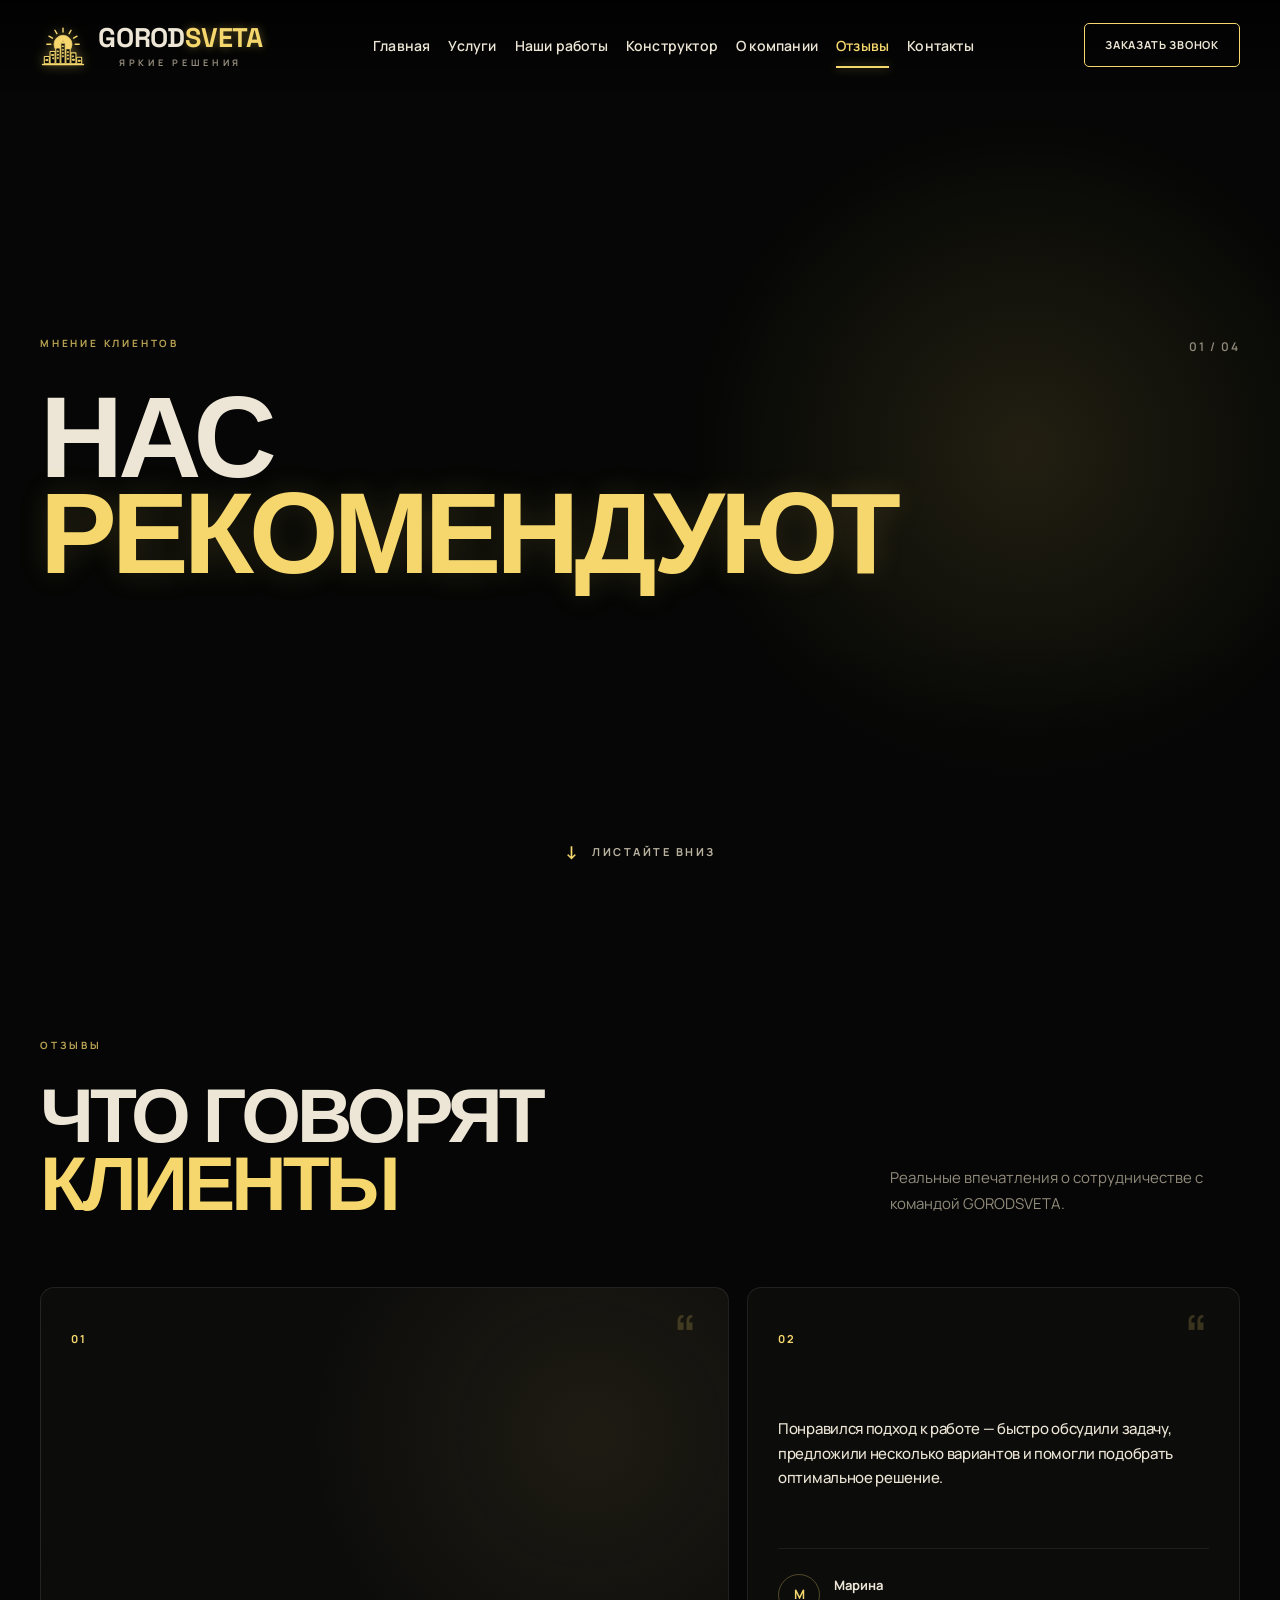
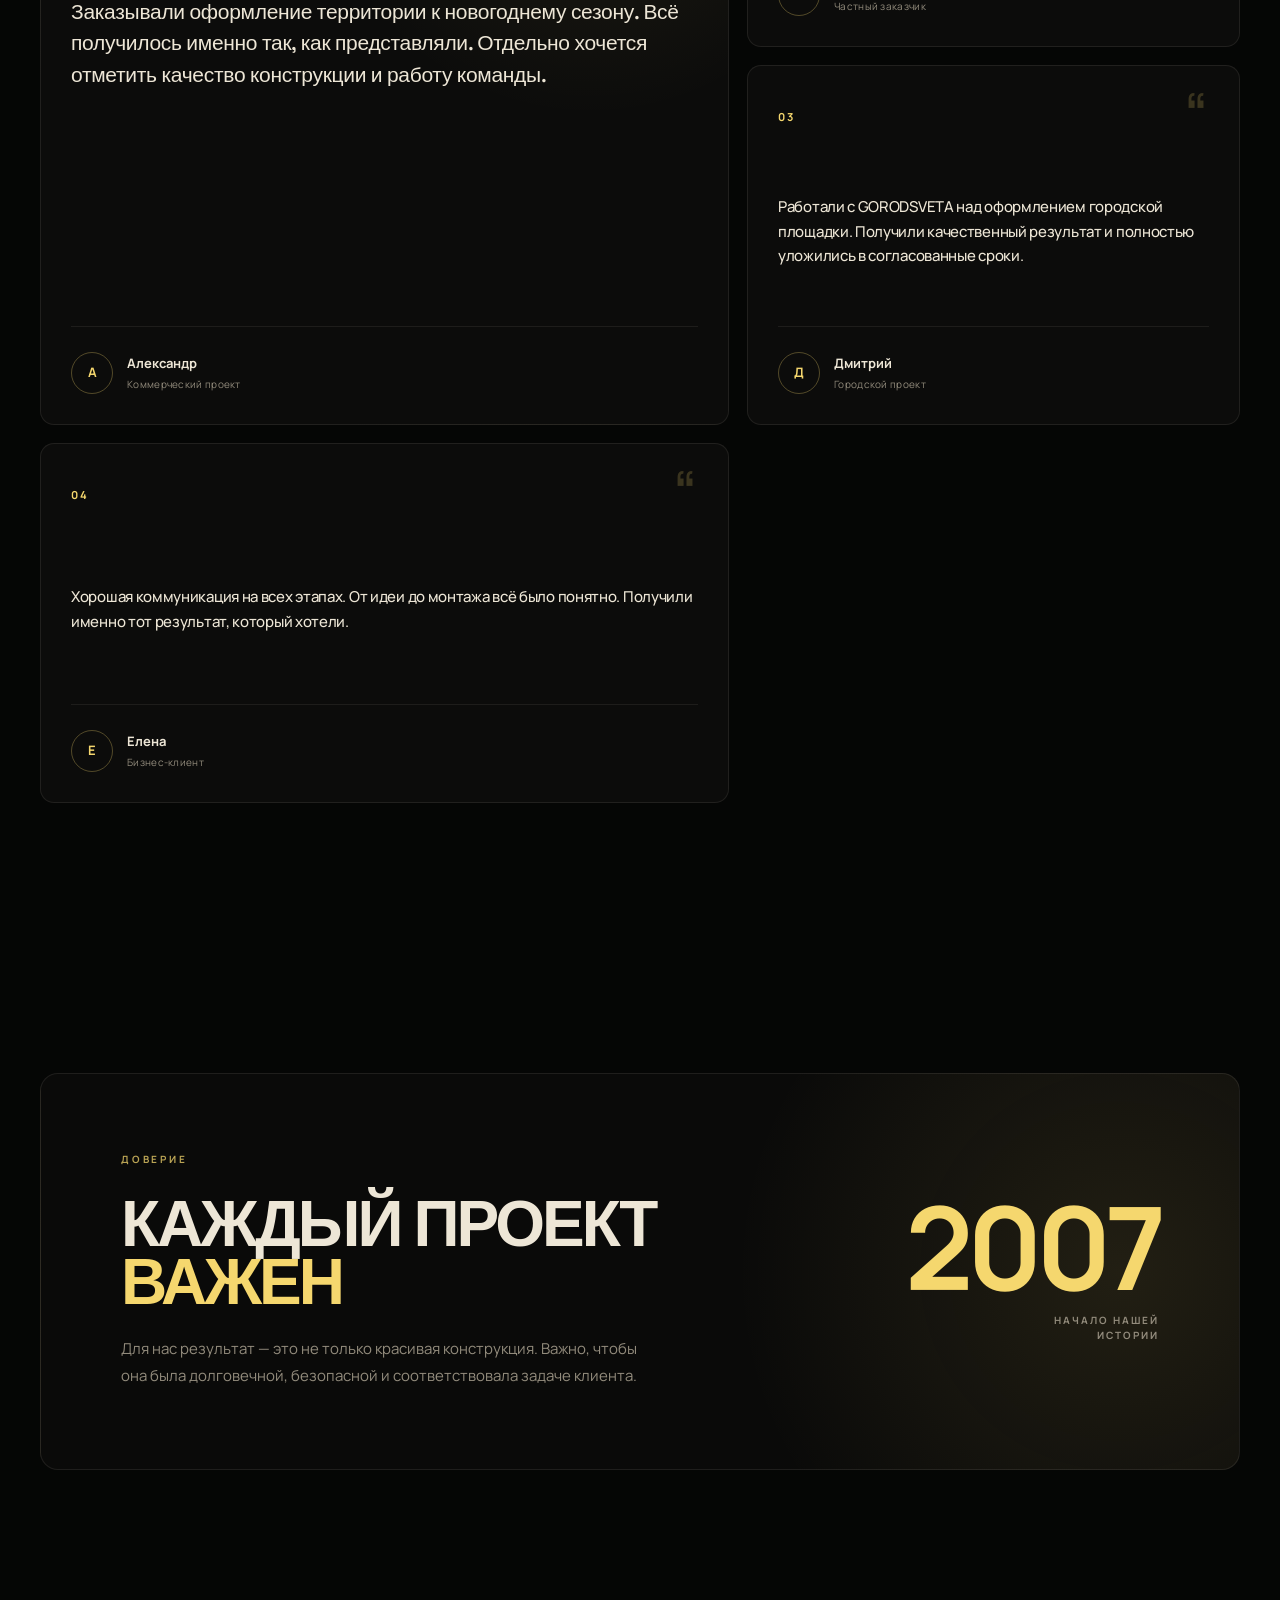
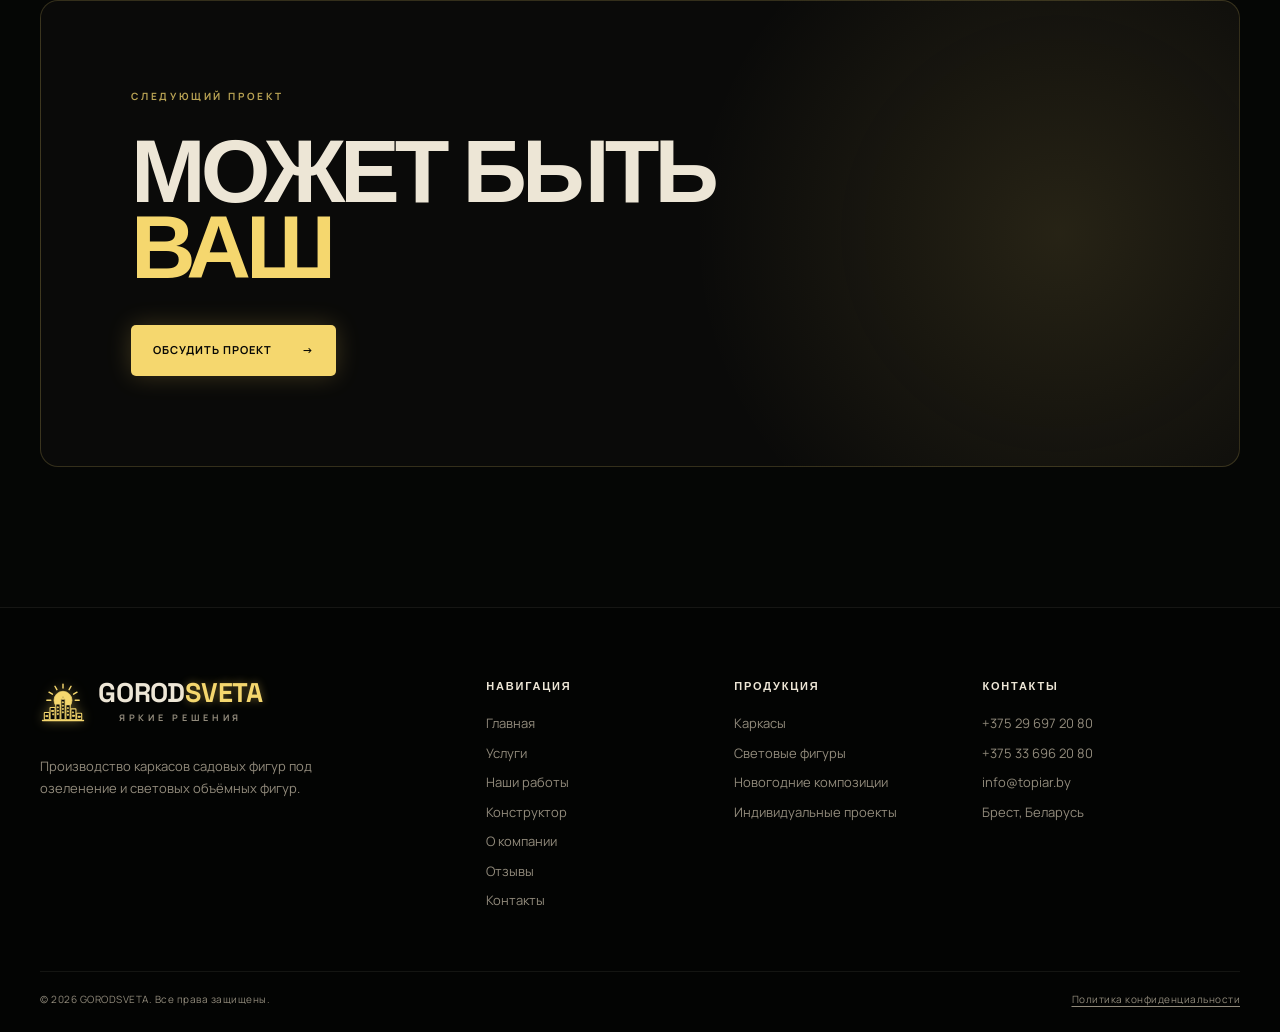
<file: reviews.html>
<!DOCTYPE html>
<html lang="ru">
<head>
    <meta charset="UTF-8">
    <meta name="viewport" content="width=device-width, initial-scale=1.0">

    <title>GORODSVETA — Отзывы клиентов</title>

    <meta
        name="description"
        content="Отзывы клиентов о компании GORODSVETA."
    >

    <link rel="icon" href="assets/favicon.svg" type="image/svg+xml">
    <meta name="theme-color" content="#050605">
    <link rel="canonical" href="https://topiar.by/reviews.html">

    <meta property="og:type" content="website">
    <meta property="og:site_name" content="GORODSVETA">
    <meta property="og:locale" content="ru_RU">
    <meta property="og:title" content="GORODSVETA — Отзывы клиентов">
    <meta property="og:description" content="Отзывы клиентов о компании GORODSVETA.">
    <meta property="og:url" content="https://topiar.by/reviews.html">
    <meta property="og:image" content="https://topiar.by/assets/images/og-image.jpg">
    <meta property="og:image:type" content="image/jpeg">
    <meta property="og:image:width" content="1200">
    <meta property="og:image:height" content="630">
    <meta name="twitter:card" content="summary_large_image">
    <meta name="twitter:title" content="GORODSVETA — Отзывы клиентов">
    <meta name="twitter:description" content="Отзывы клиентов о компании GORODSVETA.">
    <meta name="twitter:image" content="https://topiar.by/assets/images/og-image.jpg">
    <meta name="twitter:image:alt" content="GORODSVETA — световое оформление городской среды">

    <link rel="preconnect" href="https://fonts.googleapis.com">
    <link rel="preconnect" href="https://fonts.gstatic.com" crossorigin>
    <link rel="preload" as="style" href="https://fonts.googleapis.com/css2?family=Manrope:wght@400;500;600;700;800&family=Space+Grotesk:wght@400;500;600;700&display=swap" crossorigin>
    <link rel="stylesheet" href="https://fonts.googleapis.com/css2?family=Manrope:wght@400;500;600;700;800&family=Space+Grotesk:wght@400;500;600;700&display=swap" media="print" onload="this.media='all'" crossorigin>
    <noscript><link rel="stylesheet" href="https://fonts.googleapis.com/css2?family=Manrope:wght@400;500;600;700;800&family=Space+Grotesk:wght@400;500;600;700&display=swap"></noscript>

    <link rel="preload" as="style" href="css/style.min.css?v=20261006">
    <link rel="stylesheet" href="css/style.min.css?v=20261006">
</head>

<body class="reviews-page">

<a class="skip-link" href="#main-content">Перейти к содержимому</a>

<!-- ================= HEADER ================= -->

<header class="header">

    <div class="container header-inner">

        <a href="index.html" class="logo">

            <svg class="logo-mark" viewBox="0 0 64 64" width="46" height="46" xmlns="http://www.w3.org/2000/svg" aria-hidden="true" focusable="false"><g class="lm-sun"><circle cx="32" cy="31" r="12.5" fill="#F5D76E"/><g class="lm-rays" stroke="#F5D76E" stroke-width="2" stroke-linecap="round" fill="none"><path d="M15.0 31.0L9.5 31.0"/><path d="M17.3 22.5L12.5 19.8"/><path d="M23.5 16.3L20.8 11.5"/><path d="M32.0 14.0L32.0 8.5"/><path d="M40.5 16.3L43.2 11.5"/><path d="M46.7 22.5L51.5 19.8"/><path d="M49.0 31.0L54.5 31.0"/></g></g><g fill="#050605" stroke="#F5D76E" stroke-width="1.5" stroke-linejoin="round"><rect x="6" y="48" width="7" height="10" rx="0.8"/><rect x="14" y="41" width="7" height="17" rx="0.8"/><rect x="22" y="36" width="6" height="22" rx="0.8"/><rect x="29" y="29" width="6" height="29" rx="0.8"/><rect x="36" y="37" width="6" height="21" rx="0.8"/><rect x="43" y="43" width="7" height="15" rx="0.8"/><rect x="51" y="49" width="7" height="9" rx="0.8"/><rect x="31" y="25" width="2" height="4" rx="0.5"/></g><g class="lm-wins" fill="#F5D76E"><rect x="8" y="52" width="1.6" height="1.8" rx="0.3"/><rect x="9.5" y="52" width="1.6" height="1.8" rx="0.3"/><rect x="16" y="45" width="1.6" height="1.8" rx="0.3"/><rect x="17.5" y="45" width="1.6" height="1.8" rx="0.3"/><rect x="17.5" y="49.6" width="1.6" height="1.8" rx="0.3"/><rect x="24" y="40" width="1.6" height="1.8" rx="0.3"/><rect x="24" y="44.6" width="1.6" height="1.8" rx="0.3"/><rect x="24" y="49.2" width="1.6" height="1.8" rx="0.3"/><rect x="31" y="33" width="1.6" height="1.8" rx="0.3"/><rect x="31" y="37.6" width="1.6" height="1.8" rx="0.3"/><rect x="31" y="42.2" width="1.6" height="1.8" rx="0.3"/><rect x="31" y="46.800000000000004" width="1.6" height="1.8" rx="0.3"/><rect x="38" y="41" width="1.6" height="1.8" rx="0.3"/><rect x="38" y="45.6" width="1.6" height="1.8" rx="0.3"/><rect x="38" y="50.2" width="1.6" height="1.8" rx="0.3"/><rect x="45" y="47" width="1.6" height="1.8" rx="0.3"/><rect x="45" y="51.6" width="1.6" height="1.8" rx="0.3"/><rect x="46.5" y="51.6" width="1.6" height="1.8" rx="0.3"/><rect x="53" y="53" width="1.6" height="1.8" rx="0.3"/><rect x="54.5" y="53" width="1.6" height="1.8" rx="0.3"/></g><path d="M3.5 59.2H60.5" stroke="#F5D76E" stroke-width="2" stroke-linecap="round"/></svg>
    <span class="logo-text">
        <span class="logo-main">
            GOROD<span class="logo-accent">SVETA</span>
        </span>
        <span class="logo-subtitle">
            ЯРКИЕ РЕШЕНИЯ
        </span>
    </span>

        </a>


        <nav class="nav" id="site-nav">

            <a href="index.html">Главная</a>

            <a href="services.html">Услуги</a>

            <a href="projects.html">Наши работы</a>

            <a href="constructor.html">Конструктор</a>

            <a href="about.html">О компании</a>

            <a href="reviews.html" class="active">Отзывы</a>

            <a href="contacts.html">Контакты</a>

        </nav>


        <div class="header-right">

            <a href="tel:+375296972080" class="phone">
                <span>↗</span>
                +375 29 697 20 80
            </a>

            <a href="contacts.html" class="header-button">
                Заказать звонок
            </a>

        </div>


        <button class="mobile-menu" type="button" aria-label="Открыть меню" aria-expanded="false" aria-controls="site-nav">
            ☰
        </button>

    </div>

</header>


<main id="main-content">

<!-- ================= HERO ================= -->

<section class="reviews-hero">


    <div class="container">

        <div class="reviews-hero-top">

            <span class="section-label">
                МНЕНИЕ КЛИЕНТОВ
            </span>

            <span class="reviews-count">
                01 / 04
            </span>

        </div>


        <div class="reviews-hero-content">

            <h1>
                НАС
                <span>РЕКОМЕНДУЮТ</span>
            </h1>

 

        </div>

    </div>
<div class="reviews-scroll">
    <span>↓</span>
    ЛИСТАЙТЕ ВНИЗ
</div>
</section>


<!-- ================= REVIEWS ================= -->

<section class="reviews-section">

    <div class="container">

        <div class="reviews-heading">

            <div>

                <span class="section-label">
                    ОТЗЫВЫ
                </span>

                <h2>
                    ЧТО ГОВОРЯТ<br>
                    <span>КЛИЕНТЫ</span>
                </h2>

            </div>

            <p>
                Реальные впечатления о сотрудничестве
                с командой GORODSVETA.
            </p>

        </div>


        <div class="reviews-grid">

            <!-- REVIEW 01 -->

            <article class="review-card review-featured">

                <div class="review-top">

                    <span class="review-number">
                        01
                    </span>

                    <span class="review-mark">
                        “
                    </span>

                </div>


                <div class="review-body">

                    <p>
                        Заказывали оформление территории
                        к новогоднему сезону. Всё получилось
                        именно так, как представляли.
                        Отдельно хочется отметить качество
                        конструкции и работу команды.
                    </p>

                </div>


                <div class="review-author">

                    <div class="review-avatar">
                        А
                    </div>

                    <div>

                        <strong>
                            Александр
                        </strong>

                        <span>
                            Коммерческий проект
                        </span>

                    </div>

                </div>

            </article>


            <!-- REVIEW 02 -->

            <article class="review-card">

                <div class="review-top">

                    <span class="review-number">
                        02
                    </span>

                    <span class="review-mark">
                        “
                    </span>

                </div>


                <div class="review-body">

                    <p>
                        Понравился подход к работе —
                        быстро обсудили задачу, предложили
                        несколько вариантов и помогли
                        подобрать оптимальное решение.
                    </p>

                </div>


                <div class="review-author">

                    <div class="review-avatar">
                        М
                    </div>

                    <div>

                        <strong>
                            Марина
                        </strong>

                        <span>
                            Частный заказчик
                        </span>

                    </div>

                </div>

            </article>


            <!-- REVIEW 03 -->

            <article class="review-card">

                <div class="review-top">

                    <span class="review-number">
                        03
                    </span>

                    <span class="review-mark">
                        “
                    </span>

                </div>


                <div class="review-body">

                    <p>
                        Работали с GORODSVETA над оформлением
                        городской площадки. Получили
                        качественный результат и полностью
                        уложились в согласованные сроки.
                    </p>

                </div>


                <div class="review-author">

                    <div class="review-avatar">
                        Д
                    </div>

                    <div>

                        <strong>
                            Дмитрий
                        </strong>

                        <span>
                            Городской проект
                        </span>

                    </div>

                </div>

            </article>


            <!-- REVIEW 04 -->

            <article class="review-card">

                <div class="review-top">

                    <span class="review-number">
                        04
                    </span>

                    <span class="review-mark">
                        “
                    </span>

                </div>


                <div class="review-body">

                    <p>
                        Хорошая коммуникация на всех этапах.
                        От идеи до монтажа всё было понятно.
                        Получили именно тот результат,
                        который хотели.
                    </p>

                </div>


                <div class="review-author">

                    <div class="review-avatar">
                        Е
                    </div>

                    <div>

                        <strong>
                            Елена
                        </strong>

                        <span>
                            Бизнес-клиент
                        </span>

                    </div>

                </div>

            </article>

        </div>

    </div>

</section>


<!-- ================= TRUST ================= -->

<section class="reviews-trust">

    <div class="container">

        <div class="reviews-trust-box">

            <div class="reviews-trust-text">

                <span class="section-label">
                    ДОВЕРИЕ
                </span>

                <h2>
                    КАЖДЫЙ ПРОЕКТ
                    <span>ВАЖЕН</span>
                </h2>

                <p>
                    Для нас результат — это не только
                    красивая конструкция. Важно,
                    чтобы она была долговечной,
                    безопасной и соответствовала
                    задаче клиента.
                </p>

            </div>


            <div class="reviews-trust-number">

                <strong>
                    2007
                </strong>

                <span>
                    НАЧАЛО НАШЕЙ<br>
                    ИСТОРИИ
                </span>

            </div>

        </div>

    </div>

</section>


<!-- ================= CTA ================= -->

<section class="reviews-cta">

    <div class="container">

        <div class="reviews-cta-box">

            <span class="section-label">
                СЛЕДУЮЩИЙ ПРОЕКТ
            </span>

            <h2>
                МОЖЕТ БЫТЬ<br>
                <span>ВАШ</span>
            </h2>

            <a href="contacts.html" class="button button-primary">
                Обсудить проект
                <span>→</span>
            </a>

        </div>

    </div>

</section>

</main>


<!-- ================= FOOTER ================= -->

<footer class="footer">

    <div class="container footer-grid">

        <div class="footer-brand">

            <a href="index.html" class="logo">

                <svg class="logo-mark" viewBox="0 0 64 64" width="46" height="46" xmlns="http://www.w3.org/2000/svg" aria-hidden="true" focusable="false"><g class="lm-sun"><circle cx="32" cy="31" r="12.5" fill="#F5D76E"/><g class="lm-rays" stroke="#F5D76E" stroke-width="2" stroke-linecap="round" fill="none"><path d="M15.0 31.0L9.5 31.0"/><path d="M17.3 22.5L12.5 19.8"/><path d="M23.5 16.3L20.8 11.5"/><path d="M32.0 14.0L32.0 8.5"/><path d="M40.5 16.3L43.2 11.5"/><path d="M46.7 22.5L51.5 19.8"/><path d="M49.0 31.0L54.5 31.0"/></g></g><g fill="#050605" stroke="#F5D76E" stroke-width="1.5" stroke-linejoin="round"><rect x="6" y="48" width="7" height="10" rx="0.8"/><rect x="14" y="41" width="7" height="17" rx="0.8"/><rect x="22" y="36" width="6" height="22" rx="0.8"/><rect x="29" y="29" width="6" height="29" rx="0.8"/><rect x="36" y="37" width="6" height="21" rx="0.8"/><rect x="43" y="43" width="7" height="15" rx="0.8"/><rect x="51" y="49" width="7" height="9" rx="0.8"/><rect x="31" y="25" width="2" height="4" rx="0.5"/></g><g class="lm-wins" fill="#F5D76E"><rect x="8" y="52" width="1.6" height="1.8" rx="0.3"/><rect x="9.5" y="52" width="1.6" height="1.8" rx="0.3"/><rect x="16" y="45" width="1.6" height="1.8" rx="0.3"/><rect x="17.5" y="45" width="1.6" height="1.8" rx="0.3"/><rect x="17.5" y="49.6" width="1.6" height="1.8" rx="0.3"/><rect x="24" y="40" width="1.6" height="1.8" rx="0.3"/><rect x="24" y="44.6" width="1.6" height="1.8" rx="0.3"/><rect x="24" y="49.2" width="1.6" height="1.8" rx="0.3"/><rect x="31" y="33" width="1.6" height="1.8" rx="0.3"/><rect x="31" y="37.6" width="1.6" height="1.8" rx="0.3"/><rect x="31" y="42.2" width="1.6" height="1.8" rx="0.3"/><rect x="31" y="46.800000000000004" width="1.6" height="1.8" rx="0.3"/><rect x="38" y="41" width="1.6" height="1.8" rx="0.3"/><rect x="38" y="45.6" width="1.6" height="1.8" rx="0.3"/><rect x="38" y="50.2" width="1.6" height="1.8" rx="0.3"/><rect x="45" y="47" width="1.6" height="1.8" rx="0.3"/><rect x="45" y="51.6" width="1.6" height="1.8" rx="0.3"/><rect x="46.5" y="51.6" width="1.6" height="1.8" rx="0.3"/><rect x="53" y="53" width="1.6" height="1.8" rx="0.3"/><rect x="54.5" y="53" width="1.6" height="1.8" rx="0.3"/></g><path d="M3.5 59.2H60.5" stroke="#F5D76E" stroke-width="2" stroke-linecap="round"/></svg>
    <span class="logo-text">
        <span class="logo-main">
            GOROD<span class="logo-accent">SVETA</span>
        </span>
        <span class="logo-subtitle">
            ЯРКИЕ РЕШЕНИЯ
        </span>
    </span>

            </a>

            <p>
                Производство каркасов садовых фигур
                под озеленение и световых объёмных фигур.
            </p>

        </div>


        <div class="footer-column">

            <h4>Навигация</h4>

            <a href="index.html">Главная</a>
            <a href="services.html">Услуги</a>
            <a href="projects.html">Наши работы</a>

            <a href="constructor.html">Конструктор</a>
            <a href="about.html">О компании</a>
            <a href="reviews.html">Отзывы</a>
            <a href="contacts.html">Контакты</a>

        </div>


        <div class="footer-column">

            <h4>Продукция</h4>

            <a href="services.html">Каркасы</a>
            <a href="services.html">Световые фигуры</a>
            <a href="services.html">Новогодние композиции</a>
            <a href="services.html">Индивидуальные проекты</a>

        </div>


        <div class="footer-column">

            <h4>Контакты</h4>

            <a href="tel:+375296972080">
                +375 29 697 20 80
            </a>

            <a href="tel:+375336962080">
                +375 33 696 20 80
            </a>

            <a href="mailto:info@topiar.by">
                info@topiar.by
            </a>

            <span>
                Брест, Беларусь
            </span>

        </div>

    </div>


    <div class="container footer-bottom">

        <span>
            © 2026 GORODSVETA. Все права защищены.
        </span>

        <a href="privacy.html">Политика конфиденциальности</a>

    </div>

</footer>


<script src="js/main.js" defer></script>

</body>
</html>
</file>
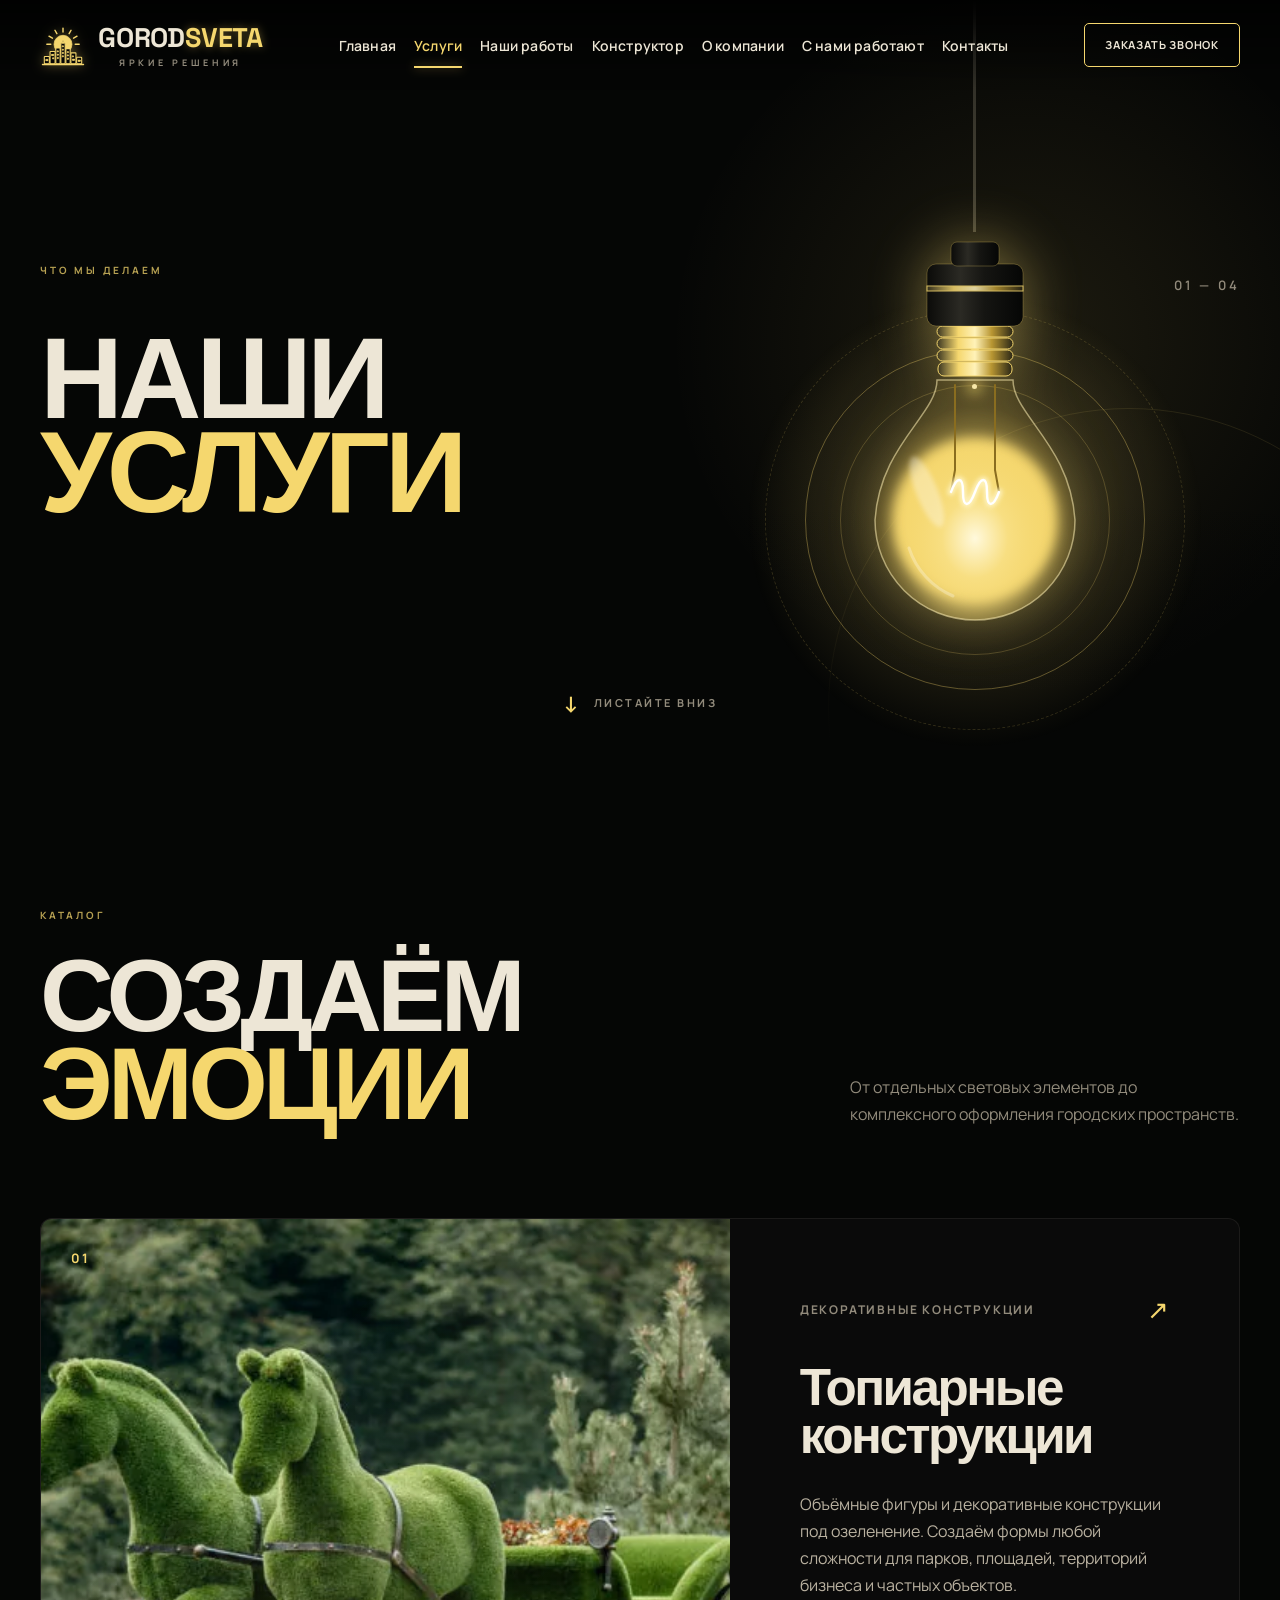
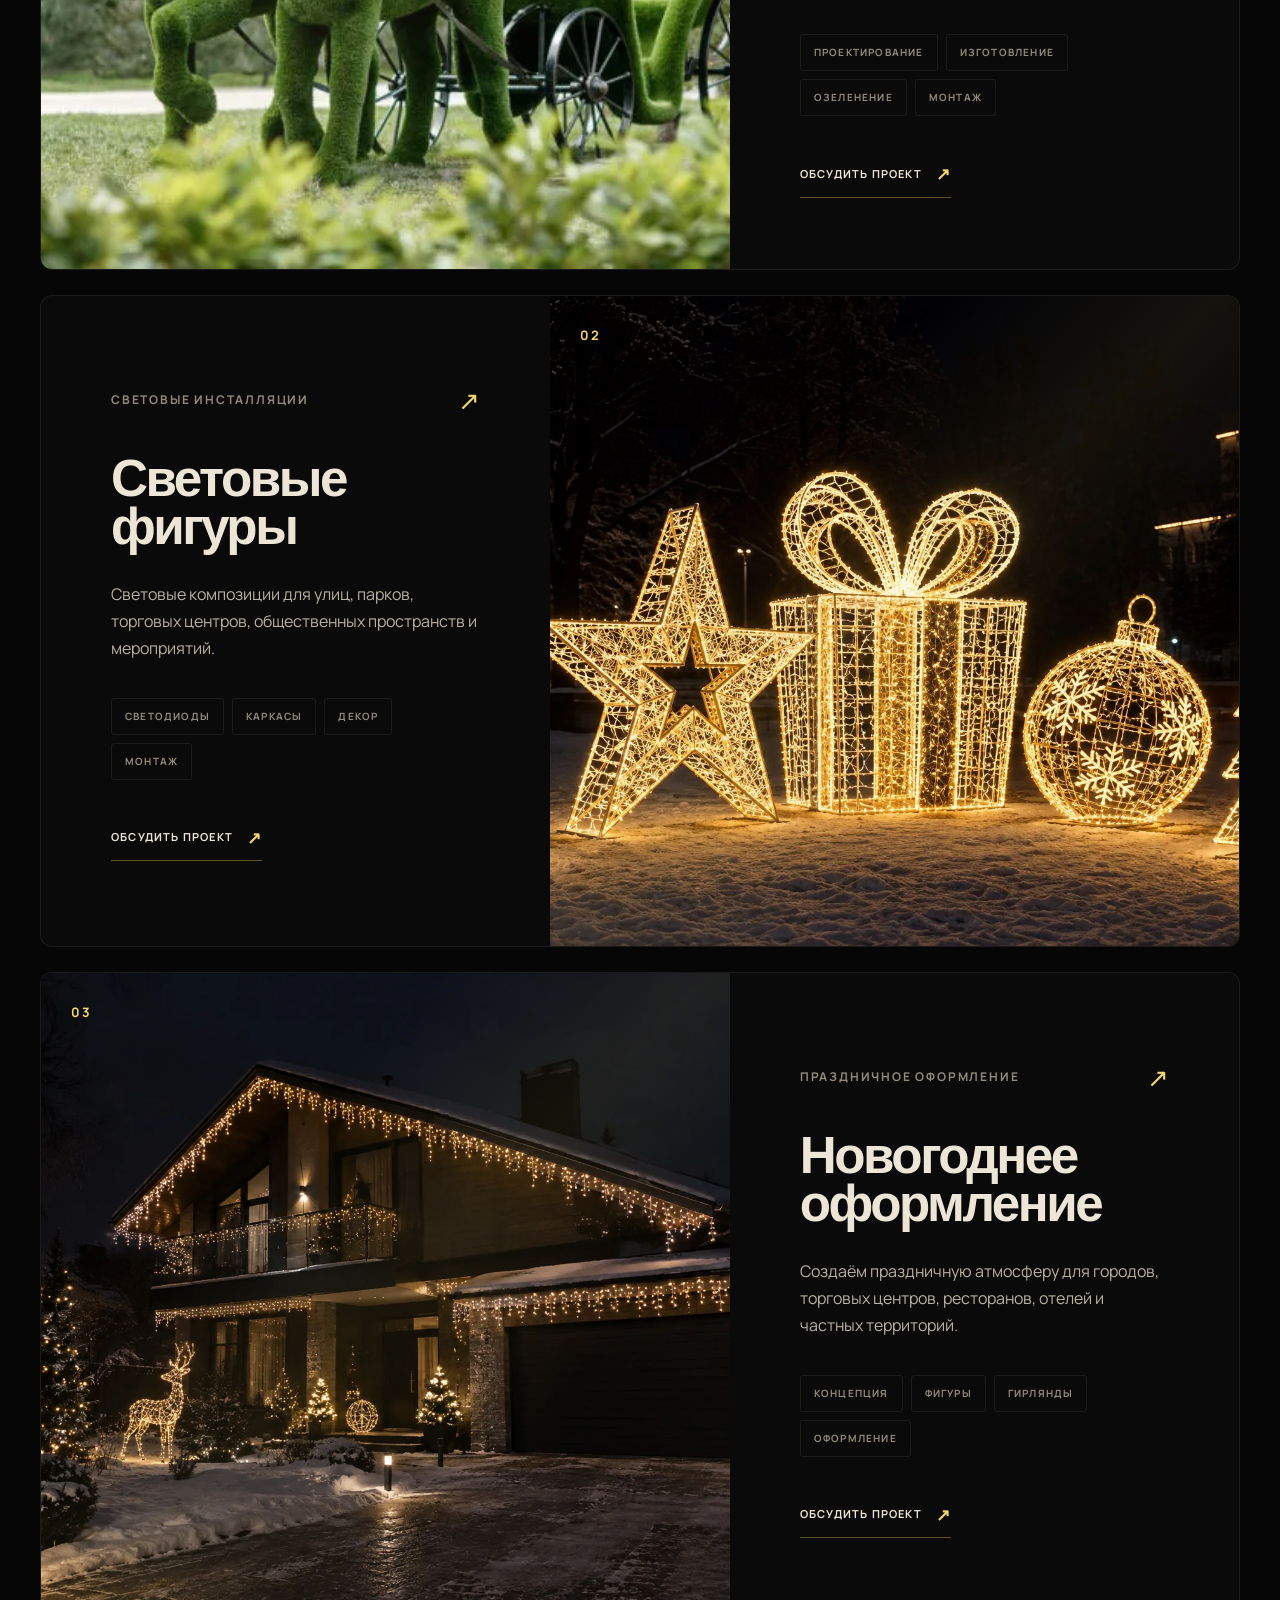
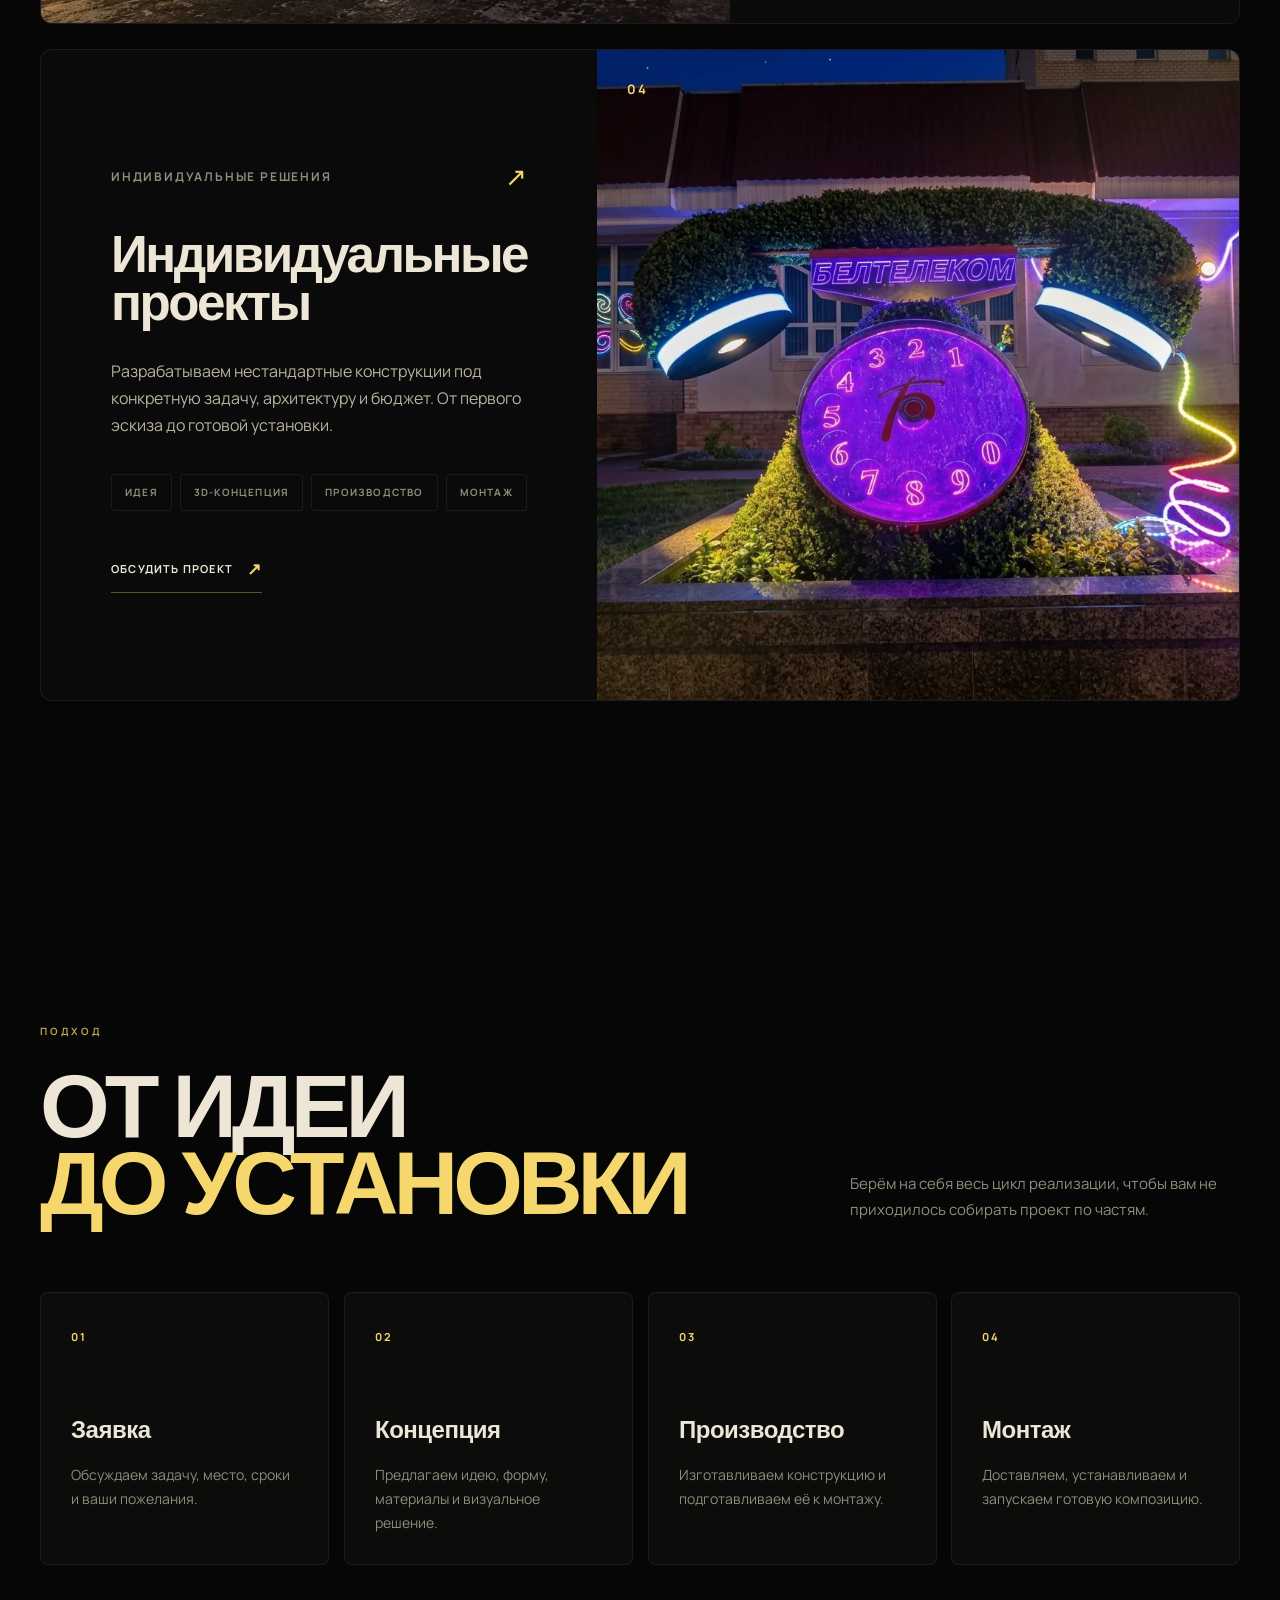
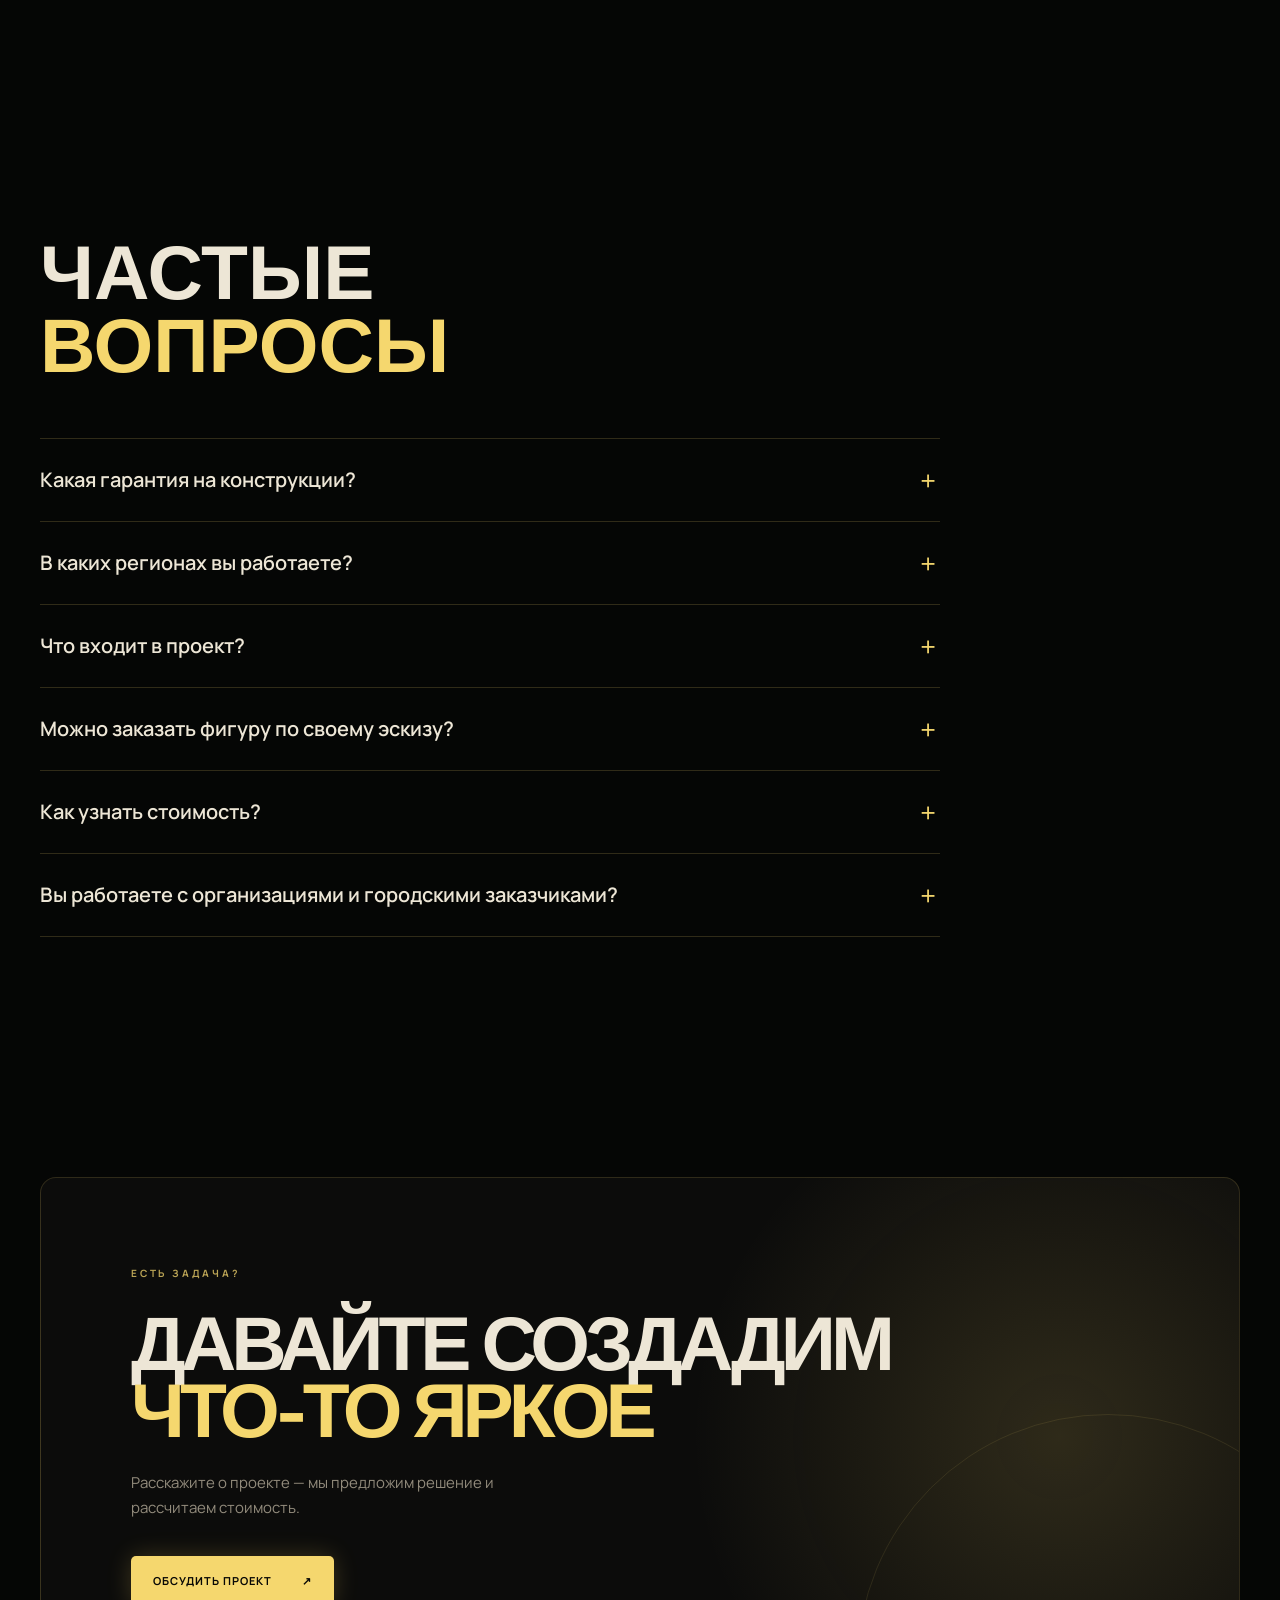
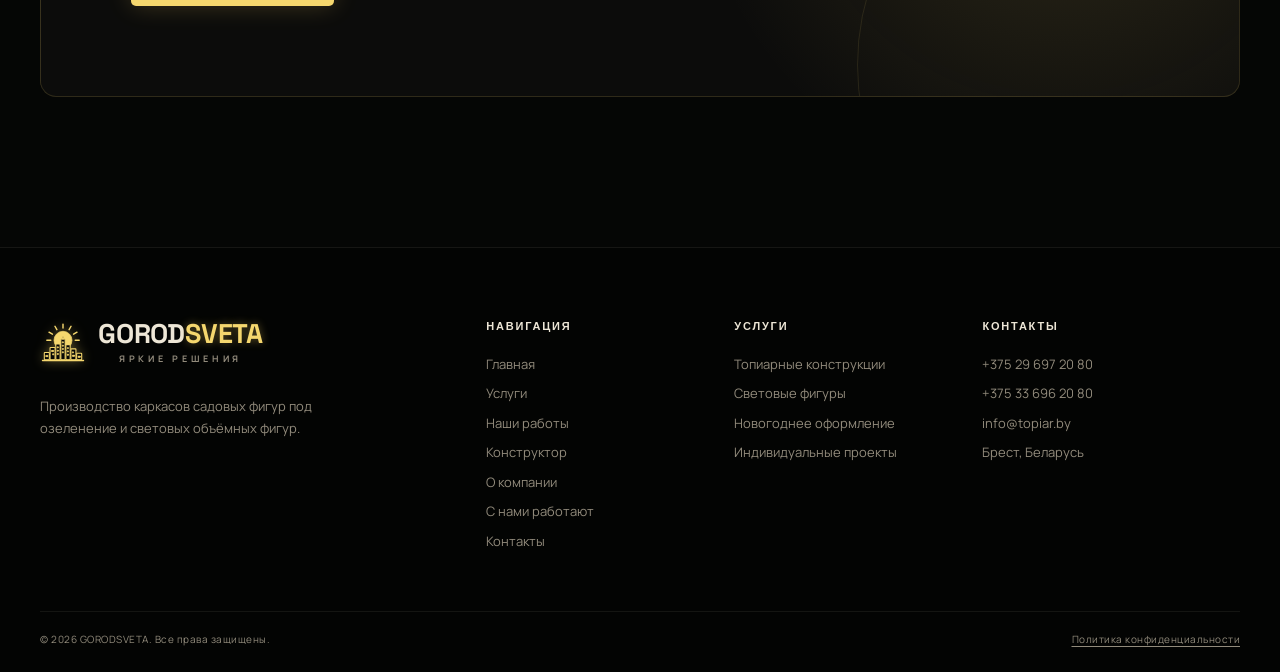
<file: services.html>
<!DOCTYPE html>
<html lang="ru">

<head>
    <meta charset="UTF-8">
    <meta name="viewport" content="width=device-width, initial-scale=1.0">

    <title>Услуги — GORODSVETA</title>

    <meta name="description" content="Услуги GORODSVETA: топиарные конструкции, световые фигуры, новогоднее оформление и индивидуальные проекты под ключ — от идеи до монтажа.">

    <link rel="icon" href="assets/favicon.svg" type="image/svg+xml">
    <meta name="theme-color" content="#050605">
    <link rel="canonical" href="https://topiar.by/services.html">

    <meta property="og:type" content="website">
    <meta property="og:site_name" content="GORODSVETA">
    <meta property="og:locale" content="ru_RU">
    <meta property="og:title" content="Услуги — GORODSVETA">
    <meta property="og:description" content="Услуги GORODSVETA: топиарные конструкции, световые фигуры, новогоднее оформление и индивидуальные проекты под ключ — от идеи до монтажа.">
    <meta property="og:url" content="https://topiar.by/services.html">
    <meta property="og:image" content="https://topiar.by/assets/images/og-image.jpg">
    <meta property="og:image:type" content="image/jpeg">
    <meta property="og:image:width" content="1200">
    <meta property="og:image:height" content="630">
    <meta name="twitter:card" content="summary_large_image">
    <meta name="twitter:title" content="Услуги — GORODSVETA">
    <meta name="twitter:description" content="Услуги GORODSVETA: топиарные конструкции, световые фигуры, новогоднее оформление и индивидуальные проекты под ключ — от идеи до монтажа.">
    <meta name="twitter:image" content="https://topiar.by/assets/images/og-image.jpg">
    <meta name="twitter:image:alt" content="GORODSVETA — световое оформление городской среды">

    <link rel="preconnect" href="https://fonts.googleapis.com">
    <link rel="preconnect" href="https://fonts.gstatic.com" crossorigin>
    <link rel="preload" as="style" href="https://fonts.googleapis.com/css2?family=Manrope:wght@400;500;600;700;800&family=Space+Grotesk:wght@400;500;600;700&display=swap" crossorigin>
    <link rel="stylesheet" href="https://fonts.googleapis.com/css2?family=Manrope:wght@400;500;600;700;800&family=Space+Grotesk:wght@400;500;600;700&display=swap" media="print" onload="this.media='all'" crossorigin>
    <noscript><link rel="stylesheet" href="https://fonts.googleapis.com/css2?family=Manrope:wght@400;500;600;700;800&family=Space+Grotesk:wght@400;500;600;700&display=swap"></noscript>

    <link rel="preload" as="style" href="css/style.min.css?v=20261006">
    <link rel="stylesheet" href="css/style.min.css?v=20261006">
<script type="application/ld+json">
{
    "@context": "https://schema.org",
    "@type": "FAQPage",
    "mainEntity": [
        {"@type": "Question", "name": "Какая гарантия на конструкции?", "acceptedAnswer": {"@type": "Answer", "text": "Мы даём гарантию 5 лет на свои работы."}},
        {"@type": "Question", "name": "В каких регионах вы работаете?", "acceptedAnswer": {"@type": "Answer", "text": "Производство находится в Бресте, проекты реализуем по всей Беларуси."}},
        {"@type": "Question", "name": "Что входит в проект?", "acceptedAnswer": {"@type": "Answer", "text": "Мы ведём проект от идеи до готовой инсталляции: обсуждаем задачу, предлагаем варианты, изготавливаем и устанавливаем конструкцию."}},
        {"@type": "Question", "name": "Можно заказать фигуру по своему эскизу?", "acceptedAnswer": {"@type": "Answer", "text": "Да. Для нестандартных задач есть индивидуальные проекты: расскажите, что хотите получить, и мы предложим решение."}},
        {"@type": "Question", "name": "Как узнать стоимость?", "acceptedAnswer": {"@type": "Answer", "text": "Цена зависит от размера, материалов и сложности фигуры или композиции. Оставьте заявку или позвоните: +375 29 697 20 80, мы рассчитаем ваш проект."}},
        {"@type": "Question", "name": "Вы работаете с организациями и городскими заказчиками?", "acceptedAnswer": {"@type": "Answer", "text": "Да, среди наших заказчиков есть предприятия и городские службы. Примеры смотрите на странице «С нами работают»."}}
    ]
}
</script>
</head>

<body class="services-page">

<a class="skip-link" href="#main-content">Перейти к содержимому</a>

<!-- =========================
     HEADER
========================= -->

<header class="header">
    <div class="container header-inner">

        <a href="index.html" class="logo">
            <svg class="logo-mark" viewBox="0 0 64 64" width="46" height="46" xmlns="http://www.w3.org/2000/svg" aria-hidden="true" focusable="false"><g class="lm-sun"><circle cx="32" cy="31" r="12.5" fill="#F5D76E"/><g class="lm-rays" stroke="#F5D76E" stroke-width="2" stroke-linecap="round" fill="none"><path d="M15.0 31.0L9.5 31.0"/><path d="M17.3 22.5L12.5 19.8"/><path d="M23.5 16.3L20.8 11.5"/><path d="M32.0 14.0L32.0 8.5"/><path d="M40.5 16.3L43.2 11.5"/><path d="M46.7 22.5L51.5 19.8"/><path d="M49.0 31.0L54.5 31.0"/></g></g><g fill="#050605" stroke="#F5D76E" stroke-width="1.5" stroke-linejoin="round"><rect x="6" y="48" width="7" height="10" rx="0.8"/><rect x="14" y="41" width="7" height="17" rx="0.8"/><rect x="22" y="36" width="6" height="22" rx="0.8"/><rect x="29" y="29" width="6" height="29" rx="0.8"/><rect x="36" y="37" width="6" height="21" rx="0.8"/><rect x="43" y="43" width="7" height="15" rx="0.8"/><rect x="51" y="49" width="7" height="9" rx="0.8"/><rect x="31" y="25" width="2" height="4" rx="0.5"/></g><g class="lm-wins" fill="#F5D76E"><rect x="8" y="52" width="1.6" height="1.8" rx="0.3"/><rect x="9.5" y="52" width="1.6" height="1.8" rx="0.3"/><rect x="16" y="45" width="1.6" height="1.8" rx="0.3"/><rect x="17.5" y="45" width="1.6" height="1.8" rx="0.3"/><rect x="17.5" y="49.6" width="1.6" height="1.8" rx="0.3"/><rect x="24" y="40" width="1.6" height="1.8" rx="0.3"/><rect x="24" y="44.6" width="1.6" height="1.8" rx="0.3"/><rect x="24" y="49.2" width="1.6" height="1.8" rx="0.3"/><rect x="31" y="33" width="1.6" height="1.8" rx="0.3"/><rect x="31" y="37.6" width="1.6" height="1.8" rx="0.3"/><rect x="31" y="42.2" width="1.6" height="1.8" rx="0.3"/><rect x="31" y="46.800000000000004" width="1.6" height="1.8" rx="0.3"/><rect x="38" y="41" width="1.6" height="1.8" rx="0.3"/><rect x="38" y="45.6" width="1.6" height="1.8" rx="0.3"/><rect x="38" y="50.2" width="1.6" height="1.8" rx="0.3"/><rect x="45" y="47" width="1.6" height="1.8" rx="0.3"/><rect x="45" y="51.6" width="1.6" height="1.8" rx="0.3"/><rect x="46.5" y="51.6" width="1.6" height="1.8" rx="0.3"/><rect x="53" y="53" width="1.6" height="1.8" rx="0.3"/><rect x="54.5" y="53" width="1.6" height="1.8" rx="0.3"/></g><path d="M3.5 59.2H60.5" stroke="#F5D76E" stroke-width="2" stroke-linecap="round"/></svg>
    <span class="logo-text">
        <span class="logo-main">
            GOROD<span class="logo-accent">SVETA</span>
        </span>
        <span class="logo-subtitle">
            ЯРКИЕ РЕШЕНИЯ
        </span>
    </span>
        </a>

        <nav class="nav" id="site-nav">
            <a href="index.html">Главная</a>
            <a href="services.html" class="active">Услуги</a>
            <a href="projects.html">Наши работы</a>
            <a href="constructor.html">Конструктор</a>
            <a href="about.html">О компании</a>
            <a href="partners.html">С нами работают</a>
            <a href="contacts.html">Контакты</a>
        </nav>

        <div class="header-right">

            <a href="tel:+375296972080" class="phone">
                <span>↗</span>
                +375 29 697 20 80
            </a>

            <a href="contacts.html" class="header-button">
                Заказать звонок
            </a>

        </div>

        <button class="mobile-menu" type="button" aria-label="Открыть меню" aria-expanded="false" aria-controls="site-nav">☰</button>

    </div>
</header>


<!-- =========================
     SERVICES HERO
========================= -->

<main id="main-content">

<section class="services-hero">


    <!-- 3D лампочка -->
    <div class="hero-lamp" aria-hidden="true">
        <div class="lamp-glow"></div>
        <div class="lamp-stage">
            <div class="lamp-swing">
                <span class="lamp-cable"></span>
                <div class="lamp-bulb">

                    <span class="lamp-ring lamp-ring-1"></span>
                    <span class="lamp-ring lamp-ring-2"></span>
                    <span class="lamp-ring lamp-ring-3"></span>

                    <svg viewBox="0 0 300 440" xmlns="http://www.w3.org/2000/svg" class="lamp-svg">
                        <defs>
                            <radialGradient id="lampGlass" cx="50%" cy="66%" r="55%">
                                <stop offset="0%" stop-color="#FFF9DC"/>
                                <stop offset="30%" stop-color="#F8DF83" stop-opacity=".95"/>
                                <stop offset="68%" stop-color="#F5D76E" stop-opacity=".30"/>
                                <stop offset="100%" stop-color="#B89632" stop-opacity=".08"/>
                            </radialGradient>
                            <linearGradient id="lampMetal" x1="0" y1="0" x2="1" y2="0">
                                <stop offset="0%" stop-color="#3a3520"/>
                                <stop offset="28%" stop-color="#F5D76E"/>
                                <stop offset="50%" stop-color="#fff2b8"/>
                                <stop offset="72%" stop-color="#B89632"/>
                                <stop offset="100%" stop-color="#2a2616"/>
                            </linearGradient>
                            <linearGradient id="lampSocket" x1="0" y1="0" x2="1" y2="0">
                                <stop offset="0%" stop-color="#0b0b09"/>
                                <stop offset="35%" stop-color="#2b2a24"/>
                                <stop offset="60%" stop-color="#151512"/>
                                <stop offset="100%" stop-color="#050605"/>
                            </linearGradient>
                            <filter id="lampBlur" x="-50%" y="-50%" width="200%" height="200%">
                                <feGaussianBlur stdDeviation="6"/>
                            </filter>
                            <filter id="lampSoft" x="-50%" y="-50%" width="200%" height="200%">
                                <feGaussianBlur stdDeviation="2.2"/>
                            </filter>
                        </defs>

                        <!-- внутреннее свечение -->
                        <circle class="lamp-inner-glow" cx="150" cy="290" r="82" fill="#F5D76E" filter="url(#lampBlur)"/>

                        <!-- стекло -->
                        <path d="M112 150 C112 185 55 215 50 290 A100 100 0 0 0 250 290 C245 215 188 185 188 150 Z"
                              fill="url(#lampGlass)" stroke="rgba(255,240,180,.55)" stroke-width="1.5"/>

                        <!-- нить накала -->
                        <g class="lamp-filament" fill="none" stroke-linecap="round" stroke-linejoin="round">
                            <path d="M130 155 L130 240 L126 262 M170 155 L170 240 L174 262" stroke="#8a6d1f" stroke-width="2"/>
                            <path d="M126 262 c6 -16 12 -16 12 0 s6 16 12 0 s12 -16 12 0 s6 16 12 0"
                                  stroke="#FFF4C2" stroke-width="7" filter="url(#lampSoft)" opacity=".9"/>
                            <path d="M126 262 c6 -16 12 -16 12 0 s6 16 12 0 s12 -16 12 0 s6 16 12 0"
                                  stroke="#ffffff" stroke-width="2.4"/>
                        </g>

                        <!-- блик -->
                        <ellipse cx="102" cy="262" rx="11" ry="38" transform="rotate(-22 102 262)"
                                 fill="#fff" opacity=".32" filter="url(#lampSoft)"/>
                        <path d="M84 318 A78 78 0 0 0 128 366" fill="none" stroke="#fff" stroke-opacity=".28"
                              stroke-width="3" stroke-linecap="round"/>

                        <!-- цоколь -->
                        <rect x="112" y="96" width="76" height="11" rx="5.5" fill="url(#lampMetal)"/>
                        <rect x="112" y="108" width="76" height="11" rx="5.5" fill="url(#lampMetal)"/>
                        <rect x="112" y="120" width="76" height="11" rx="5.5" fill="url(#lampMetal)"/>
                        <rect x="113" y="132" width="74" height="14" rx="6" fill="url(#lampMetal)"/>

                        <!-- патрон -->
                        <rect x="102" y="34" width="96" height="62" rx="9" fill="url(#lampSocket)" stroke="rgba(245,215,110,.25)"/>
                        <rect x="102" y="56" width="96" height="5" fill="url(#lampMetal)" opacity=".85"/>
                        <rect x="126" y="12" width="48" height="24" rx="6" fill="url(#lampSocket)" stroke="rgba(245,215,110,.25)"/>
                    </svg>

                    <span class="lamp-spark" style="--x:-95px;--y:-40px;--d:0s;--t:4.2s"></span>
                    <span class="lamp-spark" style="--x:105px;--y:-70px;--d:.8s;--t:5s"></span>
                    <span class="lamp-spark" style="--x:-130px;--y:40px;--d:1.6s;--t:4.6s"></span>
                    <span class="lamp-spark" style="--x:135px;--y:30px;--d:2.2s;--t:5.4s"></span>
                    <span class="lamp-spark" style="--x:-60px;--y:110px;--d:.4s;--t:4.8s"></span>
                    <span class="lamp-spark" style="--x:70px;--y:120px;--d:2.8s;--t:4.4s"></span>
                    <span class="lamp-spark" style="--x:10px;--y:-110px;--d:1.2s;--t:5.2s"></span>
                </div>
            </div>
        </div>
    </div>


    <div class="container">

        <div class="services-hero-top">

            <span class="section-label">
                ЧТО МЫ ДЕЛАЕМ
            </span>

            <span class="services-hero-number">
                01 — 04
            </span>

        </div>

        <div class="services-hero-content">

            <div>

                <h1>
                    НАШИ<br>
                    <span>УСЛУГИ</span>
                </h1>

            </div>

        </div>

        <div class="services-scroll">
            <span>↓</span>
            ЛИСТАЙТЕ ВНИЗ
        </div>

    </div>

</section>


<!-- =========================
     SERVICES CATALOG
========================= -->

<section class="services-catalog">

    <div class="container">

        <div class="services-catalog-heading">

            <div>

                <span class="section-label">
                    КАТАЛОГ
                </span>

                <h2>
                    СОЗДАЁМ<br>
                    <span>ЭМОЦИИ</span>
                </h2>

            </div>

            <p>
                От отдельных световых элементов
                до комплексного оформления
                городских пространств.
            </p>

        </div>


        <!-- =========================
             SERVICE 01
        ========================= -->

        <article class="service-item" id="topiary">

            <div class="service-item-image service-image-1">
                <div class="service-image-mark">
                    GORODSVETA
                </div>

                <span class="service-item-number">
                    01
                </span>
            </div>

            <div class="service-item-content">

                <div class="service-item-top">

                    <span class="service-item-label">
                        ДЕКОРАТИВНЫЕ КОНСТРУКЦИИ
                    </span>

                    <span class="service-item-arrow">
                        ↗
                    </span>

                </div>

                <h3>
                    Топиарные<br>
                    конструкции
                </h3>

                <p>
                    Объёмные фигуры и декоративные
                    конструкции под озеленение.
                    Создаём формы любой сложности
                    для парков, площадей, территорий
                    бизнеса и частных объектов.
                </p>

                <div class="service-features">

                    <span>ПРОЕКТИРОВАНИЕ</span>
                    <span>ИЗГОТОВЛЕНИЕ</span>
                    <span>ОЗЕЛЕНЕНИЕ</span>
                    <span>МОНТАЖ</span>

                </div>

                <a href="contacts.html" class="service-link">
                    Обсудить проект
                    <strong>↗</strong>
                </a>

            </div>

        </article>


        <!-- =========================
             SERVICE 02
        ========================= -->

        <article class="service-item service-item-reverse" id="light">

            <div class="service-item-image service-image-2">
                <div class="service-image-mark">
                    LIGHT
                </div>

                <span class="service-item-number">
                    02
                </span>
            </div>

            <div class="service-item-content">

                <div class="service-item-top">

                    <span class="service-item-label">
                        СВЕТОВЫЕ ИНСТАЛЛЯЦИИ
                    </span>

                    <span class="service-item-arrow">
                        ↗
                    </span>

                </div>

                <h3>
                    Световые<br>
                    фигуры
                </h3>

                <p>
                    Световые композиции для улиц,
                    парков, торговых центров,
                    общественных пространств
                    и мероприятий.
                </p>

                <div class="service-features">

                    <span>СВЕТОДИОДЫ</span>
                    <span>КАРКАСЫ</span>
                    <span>ДЕКОР</span>
                    <span>МОНТАЖ</span>

                </div>

                <a href="contacts.html" class="service-link">
                    Обсудить проект
                    <strong>↗</strong>
                </a>

            </div>

        </article>


        <!-- =========================
             SERVICE 03
        ========================= -->

        <article class="service-item" id="newyear">

            <div class="service-item-image service-image-3">
                <span class="service-item-number">
                    03
                </span>
            </div>

            <div class="service-item-content">

                <div class="service-item-top">

                    <span class="service-item-label">
                        ПРАЗДНИЧНОЕ ОФОРМЛЕНИЕ
                    </span>

                    <span class="service-item-arrow">
                        ↗
                    </span>

                </div>

                <h3>
                    Новогоднее<br>
                    оформление
                </h3>

                <p>
                    Создаём праздничную атмосферу
                    для городов, торговых центров,
                    ресторанов, отелей и частных
                    территорий.
                </p>

                <div class="service-features">

                    <span>КОНЦЕПЦИЯ</span>
                    <span>ФИГУРЫ</span>
                    <span>ГИРЛЯНДЫ</span>
                    <span>ОФОРМЛЕНИЕ</span>

                </div>

                <a href="contacts.html" class="service-link">
                    Обсудить проект
                    <strong>↗</strong>
                </a>

            </div>

        </article>


        <!-- =========================
             SERVICE 04
        ========================= -->

        <article class="service-item service-item-reverse" id="individual">

            <div class="service-item-image service-image-4">
                <div class="service-image-mark">
                    CUSTOM
                </div>

                <span class="service-item-number">
                    04
                </span>
            </div>

            <div class="service-item-content">

                <div class="service-item-top">

                    <span class="service-item-label">
                        ИНДИВИДУАЛЬНЫЕ РЕШЕНИЯ
                    </span>

                    <span class="service-item-arrow">
                        ↗
                    </span>

                </div>

                <h3>
                    Индивидуальные<br>
                    проекты
                </h3>

                <p>
                    Разрабатываем нестандартные
                    конструкции под конкретную
                    задачу, архитектуру и бюджет.
                    От первого эскиза до готовой
                    установки.
                </p>

                <div class="service-features">

                    <span>ИДЕЯ</span>
                    <span>3D-КОНЦЕПЦИЯ</span>
                    <span>ПРОИЗВОДСТВО</span>
                    <span>МОНТАЖ</span>

                </div>

                <a href="contacts.html" class="service-link">
                    Обсудить проект
                    <strong>↗</strong>
                </a>

            </div>

        </article>

    </div>

</section>


<!-- =========================
     PROCESS
========================= -->

<section class="services-process">

    <div class="container">

        <div class="services-process-header">

            <div>

                <span class="section-label">
                    ПОДХОД
                </span>

                <h2>
                    ОТ ИДЕИ<br>
                    <span>ДО УСТАНОВКИ</span>
                </h2>

            </div>

            <p>
                Берём на себя весь цикл реализации,
                чтобы вам не приходилось собирать
                проект по частям.
            </p>

        </div>


        <div class="services-process-grid">

            <div class="process-card">
                <span>01</span>
                <h3>Заявка</h3>
                <p>
                    Обсуждаем задачу, место,
                    сроки и ваши пожелания.
                </p>
            </div>

            <div class="process-card">
                <span>02</span>
                <h3>Концепция</h3>
                <p>
                    Предлагаем идею, форму,
                    материалы и визуальное решение.
                </p>
            </div>

            <div class="process-card">
                <span>03</span>
                <h3>Производство</h3>
                <p>
                    Изготавливаем конструкцию
                    и подготавливаем её к монтажу.
                </p>
            </div>

            <div class="process-card">
                <span>04</span>
                <h3>Монтаж</h3>
                <p>
                    Доставляем, устанавливаем
                    и запускаем готовую композицию.
                </p>
            </div>

        </div>

    </div>

</section>


<!-- =========================
     CTA
========================= -->

<section class="faq-section" id="faq">

    <div class="container">

        <h2 class="faq-title">
            ЧАСТЫЕ<br>
            <span>ВОПРОСЫ</span>
        </h2>

        <div class="faq-list">

            <details class="faq-item">
                <summary>Какая гарантия на конструкции?</summary>
                <p>Мы даём гарантию 5 лет на свои работы.</p>
            </details>

            <details class="faq-item">
                <summary>В каких регионах вы работаете?</summary>
                <p>Производство находится в Бресте, проекты реализуем по всей Беларуси.</p>
            </details>

            <details class="faq-item">
                <summary>Что входит в проект?</summary>
                <p>Мы ведём проект от идеи до готовой инсталляции: обсуждаем задачу, предлагаем варианты, изготавливаем и устанавливаем конструкцию.</p>
            </details>

            <details class="faq-item">
                <summary>Можно заказать фигуру по своему эскизу?</summary>
                <p>Да. Для нестандартных задач есть индивидуальные проекты: расскажите, что хотите получить, и мы предложим решение.</p>
            </details>

            <details class="faq-item">
                <summary>Как узнать стоимость?</summary>
                <p>Цена зависит от размера, материалов и сложности фигуры или композиции. Оставьте заявку или позвоните: +375 29 697 20 80, мы рассчитаем ваш проект.</p>
            </details>

            <details class="faq-item">
                <summary>Вы работаете с организациями и городскими заказчиками?</summary>
                <p>Да, среди наших заказчиков есть предприятия и городские службы. Примеры смотрите на странице «С нами работают».</p>
            </details>

        </div>

    </div>

</section>


<section class="services-cta">

    <div class="container">

        <div class="services-cta-box">

            <span class="section-label">
                ЕСТЬ ЗАДАЧА?
            </span>

            <h2>
                ДАВАЙТЕ СОЗДАДИМ<br>
                <span>ЧТО-ТО ЯРКОЕ</span>
            </h2>

            <p>
                Расскажите о проекте — мы предложим
                решение и рассчитаем стоимость.
            </p>

            <a href="contacts.html" class="button button-primary">
                Обсудить проект
                <span>↗</span>
            </a>

        </div>

    </div>

</section>

</main>


<!-- =========================
     FOOTER
========================= -->

<footer class="footer">

    <div class="container footer-grid">

        <div class="footer-brand">

            <a href="index.html" class="logo">

                <svg class="logo-mark" viewBox="0 0 64 64" width="46" height="46" xmlns="http://www.w3.org/2000/svg" aria-hidden="true" focusable="false"><g class="lm-sun"><circle cx="32" cy="31" r="12.5" fill="#F5D76E"/><g class="lm-rays" stroke="#F5D76E" stroke-width="2" stroke-linecap="round" fill="none"><path d="M15.0 31.0L9.5 31.0"/><path d="M17.3 22.5L12.5 19.8"/><path d="M23.5 16.3L20.8 11.5"/><path d="M32.0 14.0L32.0 8.5"/><path d="M40.5 16.3L43.2 11.5"/><path d="M46.7 22.5L51.5 19.8"/><path d="M49.0 31.0L54.5 31.0"/></g></g><g fill="#050605" stroke="#F5D76E" stroke-width="1.5" stroke-linejoin="round"><rect x="6" y="48" width="7" height="10" rx="0.8"/><rect x="14" y="41" width="7" height="17" rx="0.8"/><rect x="22" y="36" width="6" height="22" rx="0.8"/><rect x="29" y="29" width="6" height="29" rx="0.8"/><rect x="36" y="37" width="6" height="21" rx="0.8"/><rect x="43" y="43" width="7" height="15" rx="0.8"/><rect x="51" y="49" width="7" height="9" rx="0.8"/><rect x="31" y="25" width="2" height="4" rx="0.5"/></g><g class="lm-wins" fill="#F5D76E"><rect x="8" y="52" width="1.6" height="1.8" rx="0.3"/><rect x="9.5" y="52" width="1.6" height="1.8" rx="0.3"/><rect x="16" y="45" width="1.6" height="1.8" rx="0.3"/><rect x="17.5" y="45" width="1.6" height="1.8" rx="0.3"/><rect x="17.5" y="49.6" width="1.6" height="1.8" rx="0.3"/><rect x="24" y="40" width="1.6" height="1.8" rx="0.3"/><rect x="24" y="44.6" width="1.6" height="1.8" rx="0.3"/><rect x="24" y="49.2" width="1.6" height="1.8" rx="0.3"/><rect x="31" y="33" width="1.6" height="1.8" rx="0.3"/><rect x="31" y="37.6" width="1.6" height="1.8" rx="0.3"/><rect x="31" y="42.2" width="1.6" height="1.8" rx="0.3"/><rect x="31" y="46.800000000000004" width="1.6" height="1.8" rx="0.3"/><rect x="38" y="41" width="1.6" height="1.8" rx="0.3"/><rect x="38" y="45.6" width="1.6" height="1.8" rx="0.3"/><rect x="38" y="50.2" width="1.6" height="1.8" rx="0.3"/><rect x="45" y="47" width="1.6" height="1.8" rx="0.3"/><rect x="45" y="51.6" width="1.6" height="1.8" rx="0.3"/><rect x="46.5" y="51.6" width="1.6" height="1.8" rx="0.3"/><rect x="53" y="53" width="1.6" height="1.8" rx="0.3"/><rect x="54.5" y="53" width="1.6" height="1.8" rx="0.3"/></g><path d="M3.5 59.2H60.5" stroke="#F5D76E" stroke-width="2" stroke-linecap="round"/></svg>
    <span class="logo-text">
        <span class="logo-main">
            GOROD<span class="logo-accent">SVETA</span>
        </span>
        <span class="logo-subtitle">
            ЯРКИЕ РЕШЕНИЯ
        </span>
    </span>

            </a>

            <p>
                Производство каркасов садовых фигур
                под озеленение и световых объёмных фигур.
            </p>

        </div>


        <div class="footer-column">

            <h4>Навигация</h4>

            <a href="index.html">Главная</a>
            <a href="services.html">Услуги</a>
            <a href="projects.html">Наши работы</a>

            <a href="constructor.html">Конструктор</a>
            <a href="about.html">О компании</a>
            <a href="partners.html">С нами работают</a>
            <a href="contacts.html">Контакты</a>

        </div>


        <div class="footer-column">

            <h4>Услуги</h4>

            <a href="services.html#topiary">
                Топиарные конструкции
            </a>

            <a href="services.html#light">
                Световые фигуры
            </a>

            <a href="services.html#newyear">
                Новогоднее оформление
            </a>

            <a href="services.html#individual">
                Индивидуальные проекты
            </a>

        </div>


        <div class="footer-column">

            <h4>Контакты</h4>

            <a href="tel:+375296972080">
                +375 29 697 20 80
            </a>

            <a href="tel:+375336962080">
                +375 33 696 20 80
            </a>

            <a href="mailto:info@topiar.by">
                info@topiar.by
            </a>

            <span>
                Брест, Беларусь
            </span>

        </div>

    </div>


    <div class="container footer-bottom">

        <span>
            © 2026 GORODSVETA. Все права защищены.
        </span>

        <a href="privacy.html">Политика конфиденциальности</a>

    </div>

</footer>


<script>
(function () {
    var hero = document.querySelector('.services-hero');
    var lamp = document.querySelector('.hero-lamp');
    if (!hero || !lamp || window.matchMedia('(prefers-reduced-motion: reduce)').matches) return;
    var tx = 0, ty = 0, cx = 0, cy = 0, run = false;
    function kick() { if (!run) { run = true; requestAnimationFrame(tick); } }
    function tick() {
        cx += (tx - cx) * 0.06;
        cy += (ty - cy) * 0.06;
        lamp.style.setProperty('--ry', (cx * 18).toFixed(2) + 'deg');
        lamp.style.setProperty('--rx', (-cy * 9).toFixed(2) + 'deg');
        if (Math.abs(tx - cx) > 0.001 || Math.abs(ty - cy) > 0.001) requestAnimationFrame(tick);
        else run = false;
    }
    hero.addEventListener('mousemove', function (e) {
        var r = hero.getBoundingClientRect();
        tx = ((e.clientX - r.left) / r.width - 0.5) * 2;
        ty = ((e.clientY - r.top) / r.height - 0.5) * 2;
        kick();
    });
    hero.addEventListener('mouseleave', function () { tx = 0; ty = 0; kick(); });
})();
</script>

<script src="js/main.js" defer></script>

</body>
</html>
</file>
<file: css/style.min.css>
body{font-family: "Manrope",sans-serif}h1,h2,h3,h4,.logo-main{font-family: "Space Grotesk",sans-serif;overflow-wrap: break-word}*{margin: 0;padding: 0;box-sizing: border-box}html{scroll-behavior: smooth}body{font-family: "Manrope",sans-serif;background: #050605;overflow-x: hidden;color: var(--text);line-height: 1.5;opacity: 0;animation: page-fade-in .32s ease forwards}@keyframes page-fade-in{from{opacity: 0}to{opacity: 1}}@media (prefers-reduced-motion: reduce){body{animation: none;opacity: 1}}a{color: inherit;text-decoration: none}button,input{font-family: inherit}:root{--green: #F5D76E;--green-dark: #B89632;--black: #050605;--card: #0A0A09;--border: rgba(245,215,110,0.18);--gray: #949894;--text: #EDE6D6;--text-soft: #B9B1A0;--text-muted: #928B7C}.container{width: min(1400px,calc(100% - 80px));margin: 0 auto}.header{position: fixed;top: 0;left: 0;width: 100%;z-index: 20;padding: 22px 0;background: linear-gradient( to bottom,rgba(0,0,0,0.7),transparent );transition: background .35s ease,padding .35s ease,backdrop-filter .35s ease,border-color .35s ease}.header.is-scrolled{padding: 14px 0;background: rgba(5,6,5,0.72);backdrop-filter: blur(14px);-webkit-backdrop-filter: blur(14px);border-bottom: 1px solid rgba(245,215,110,0.12)}.header-inner{display: flex;align-items: center;justify-content: space-between;gap: 30px}.logo{position: relative;display: inline-flex;flex-direction: column;align-items: center;width: max-content;text-decoration: none;color: var(--text);transition: transform 0.3s ease}.logo::after{content: "";position: absolute;left: 50%;bottom: -4px;width: 0%;height: 2px;background: linear-gradient(90deg,transparent,#F5D76E,transparent);transform: translateX(-50%);transition: width 0.4s ease}.logo:hover{transform: translateY(-1px)}.logo:hover::after{width: 85%}.logo-main{display: block;width: max-content;font-family: "Arial Black",Arial,sans-serif;font-size: 37px;font-weight: 700;line-height: 1;letter-spacing: -0.3px;white-space: nowrap;color: var(--text)}.logo-accent{display: inline;vertical-align: baseline;font: inherit;color: #F5D76E;text-shadow: 0 0 8px rgba(245,215,110,0.35);animation: logo-glow-pulse 2.6s ease-in-out infinite}.logo:hover .logo-accent{animation-play-state: paused;text-shadow: 0 0 10px rgba(245,215,110,0.55),0 0 22px rgba(245,215,110,0.3)}@keyframes logo-glow-pulse{0%,100%{text-shadow: 0 0 6px rgba(245,215,110,0.25)}50%{text-shadow: 0 0 12px rgba(245,215,110,0.55),0 0 22px rgba(245,215,110,0.2)}}@media (prefers-reduced-motion: reduce){.logo-accent{animation: none}.logo::after{transition: none}}.logo-subtitle{display: block;margin-top: 10px;font-family: "Manrope",sans-serif;font-size: 10px;font-weight: 700;line-height: 1;letter-spacing: 2.5px;color: var(--text-muted);text-transform: uppercase;white-space: nowrap}@media (max-width: 768px){.logo-main{font-size: 31px;letter-spacing: -0.2px}.logo-subtitle{margin-top: 8px;font-size: 7px;letter-spacing: 2.7px}}.nav{display: flex;align-items: center;gap: 32px}.nav a{position: relative;font-size: 13px;color: var(--text);transition: 0.3s}.nav a:hover,.nav a.active{color: var(--green)}.nav a.active::after{content: "";position: absolute;left: 0;bottom: -12px;width: 100%;height: 2px;background: var(--green)}.header-right{display: flex;align-items: center;gap: 25px}.phone{font-size: 13px;white-space: nowrap}.phone span{color: var(--green);margin-right: 6px}.header-button{padding: 13px 20px;border: 1px solid var(--green);border-radius: 5px;color: var(--text);font-size: 12px;transition: 0.3s}.header-button:hover{background: var(--green);color: #050605}.mobile-menu{display: none;background: none;border: none;color: var(--text);font-size: 25px}@media (max-width: 900px){}@media (max-width: 550px){}.button{display: inline-flex;align-items: center;justify-content: center;gap: 30px;padding: 17px 22px;border-radius: 5px;font-size: 13px;font-weight: 600;transition: 0.3s}.button-primary{background: var(--green);color: #071000;box-shadow: 0 0 30px rgba(245,215,110,0.2)}.button-primary:hover{box-shadow: 0 0 45px rgba(245,215,110,0.4);transform: translateY(-2px)}.button-primary:disabled{opacity: .55;cursor: not-allowed;box-shadow: none;transform: none}.button-outline{border: 1px solid rgba(237,230,214,0.2)}.button-outline:hover{border-color: var(--green);color: var(--green)}.section-label{color: var(--green);font-size: 10px;letter-spacing: 2px;font-weight: 700}.footer{padding: 70px 0 25px;border-top: 1px solid rgba(237,230,214,0.08);background: #030403}.footer-grid{display: grid;grid-template-columns: 2fr 1fr 1fr 1.3fr;gap: 50px}.footer-brand p{max-width: 280px;margin-top: 25px;color: var(--text-muted);font-size: 11px}.footer-column{display: flex;flex-direction: column;gap: 10px}.footer-column h4{margin-bottom: 10px;font-size: 12px}.footer-column a,.footer-column span{color: var(--text-muted);font-size: 11px;transition: 0.3s}.footer-column a:hover{color: var(--green)}.footer-bottom{display: flex;justify-content: space-between;margin-top: 60px;padding-top: 20px;border-top: 1px solid rgba(237,230,214,0.07);color: var(--text-muted);font-size: 9px}@media (max-width: 1000px){.container{width: min(100% - 40px,700px)}.header-right{display: none}.mobile-menu{display: block}.nav{display: none;position: absolute;top: 100%;left: 0;flex-direction: column;align-items: flex-start;gap: 0;width: 100%;background: var(--black);border-top: 1px solid var(--border);padding: 8px min(20px,5%) 20px;z-index: 30}.nav.mobile-open{display: flex}.nav a{width: 100%;padding: 14px 0;border-bottom: 1px solid rgba(237,230,214,0.06);font-size: 15px}.nav a.active::after{display: none}.footer-grid{grid-template-columns: 1fr 1fr}}@media (max-width: 600px){.container{width: calc(100% - 30px)}.button{justify-content: space-between}.footer-grid{grid-template-columns: 1fr}.footer-bottom{flex-direction: column;gap: 10px}}@media (max-width: 768px){}@media (max-width: 768px){}@media (max-width: 768px){}@media (max-width: 768px){}@media (max-width: 900px){}@media (max-width: 600px){}.contact-text .section-label{display: inline-block;margin-bottom: 18px}@media (max-width: 768px){}@media (max-width: 768px){}@media (max-width: 900px){}@media (max-width: 768px){}@media (max-width: 600px){}.projects .container{width: min(1400px,calc(100% - 80px));margin: 0 auto}@media (max-width: 900px){.projects .container{width: min(100% - 40px,700px)}}@media (max-width: 600px){.projects .container{width: calc(100% - 32px)}}.services-page{background: #050605;color: var(--text)}.services-hero{position: relative;min-height: 760px;display: flex;align-items: center;padding: 180px 0 100px;overflow: hidden;background: radial-gradient( circle at 80% 45%,rgba(245,215,110,.10),transparent 32% ),#050605}.services-hero::after{content: "";position: absolute;right: -150px;bottom: -250px;width: 600px;height: 600px;border: 1px solid rgba(245,215,110,.10);border-radius: 50%;pointer-events: none}.services-hero-top{position: relative;z-index: 2;display: flex;justify-content: space-between;align-items: center;margin-bottom: 80px}.services-hero-number{font-size: 11px;letter-spacing: 3px;color: var(--text-muted)}.services-hero-content{position: relative;z-index: 2;display: grid;grid-template-columns: 1.4fr .6fr;gap: 80px;align-items: center}.services-hero h1{margin: 0;font-size: clamp(72px,11vw,160px);font-weight: 800;line-height: .82;letter-spacing: -8px}.services-hero h1 span{color: var(--green)}.services-scroll{position: absolute;bottom: 40px;left: 40px;z-index: 3;display: flex;align-items: center;gap: 12px;font-size: 9px;font-weight: 700;letter-spacing: 2px;color: var(--text-muted)}.services-scroll span{color: var(--green);font-size: 18px}.services-catalog{position: relative;padding: 150px 0;background: #050605;overflow: hidden}.services-catalog::before{content: "";position: absolute;top: 0;left: 0;right: 0;height: 520px;z-index: -1;background: radial-gradient(circle at 80% 0%,rgba(245,215,110,.10),transparent 55%),linear-gradient(to bottom,rgba(245,215,110,.045),transparent 85%);pointer-events: none}.services-catalog-heading{display: flex;justify-content: space-between;align-items: flex-end;gap: 80px;margin-bottom: 90px}.services-catalog-heading h2{margin: 18px 0 0;font-size: clamp(56px,8vw,105px);font-weight: 800;line-height: .86;letter-spacing: -5px}.services-catalog-heading h2 span{color: var(--green)}.services-catalog-heading>p{max-width: 390px;margin: 0;font-size: 16px;line-height: 1.7;color: var(--text-muted)}.service-item{display: grid;grid-template-columns: 1.15fr .85fr;min-height: 650px;margin-bottom: 25px;overflow: hidden;border: 1px solid rgba(237,230,214,.08);border-radius: 12px;background: #0A0A0A}.service-item-reverse{grid-template-columns: .85fr 1.15fr}.service-item-reverse .service-item-image{order: 2}.service-item-reverse .service-item-content{order: 1}.service-item-image{position: relative;min-height: 650px;overflow: hidden;background: radial-gradient( circle at 50% 45%,rgba(245,215,110,.22),transparent 30% ),linear-gradient( 135deg,#171b18,#070807 )}.service-item-image::before{content: "";position: absolute;inset: 0;background: linear-gradient( 135deg,transparent 30%,rgba(245,215,110,.08),transparent 70% );transition: transform .8s ease}.service-item:hover .service-item-image::before{transform: scale(1.2) rotate(4deg)}.service-image-1{background: radial-gradient( circle at 50% 40%,rgba(245,215,110,.25),transparent 28% ),linear-gradient(135deg,#11110F,#050605)}.service-image-2{background: radial-gradient( circle at 55% 45%,rgba(245,215,110,.30),transparent 25% ),linear-gradient(135deg,#0E0E0C,#050605)}.service-image-3{background: radial-gradient( circle at 45% 50%,rgba(245,215,110,.22),transparent 25% ),linear-gradient(135deg,#181b18,#070807)}.service-image-4{background: radial-gradient( circle at 50% 50%,rgba(245,215,110,.28),transparent 26% ),linear-gradient(135deg,#121713,#050605)}.service-image-mark{position: absolute;top: 50%;left: 50%;transform: translate(-50%,-50%);font-family: Arial Black,Arial,sans-serif;font-size: clamp(45px,7vw,100px);font-weight: 900;letter-spacing: -5px;color: rgba(237,230,214,.05);white-space: nowrap;user-select: none}.service-item-number{position: absolute;top: 30px;left: 30px;font-size: 11px;font-weight: 700;letter-spacing: 2px;color: var(--green)}.service-item-content{display: flex;flex-direction: column;justify-content: center;padding: 70px}.service-item-top{display: flex;align-items: center;justify-content: space-between;margin-bottom: 35px}.service-item-label{font-size: 9px;font-weight: 700;letter-spacing: 2px;color: var(--text-muted)}.service-item-arrow{font-size: 22px;color: var(--green)}.service-item h3{margin: 0 0 30px;font-size: clamp(42px,4vw,65px);font-weight: 800;line-height: .92;letter-spacing: -3px}.service-item p{max-width: 470px;margin: 0 0 35px;font-size: 15px;line-height: 1.8;color: var(--text-muted)}.service-features{display: flex;flex-wrap: wrap;gap: 8px;margin-bottom: 45px}.service-features span{padding: 9px 11px;border: 1px solid rgba(237,230,214,.08);border-radius: 3px;font-size: 8px;font-weight: 700;letter-spacing: 1.3px;color: var(--text-muted)}.service-link{display: inline-flex;align-items: center;gap: 14px;width: fit-content;padding-bottom: 10px;border-bottom: 1px solid rgba(245,215,110,.35);text-decoration: none;font-size: 11px;font-weight: 800;letter-spacing: 1.5px;text-transform: uppercase;color: var(--text);transition: color .3s ease,border-color .3s ease}.service-link strong{color: var(--green);font-size: 17px}.service-link:hover{color: var(--green);border-color: var(--green)}.services-process{padding: 150px 0;background: #050605}.services-process-header{display: flex;justify-content: space-between;align-items: flex-end;gap: 80px;margin-bottom: 70px}.services-process-header h2{margin: 18px 0 0;font-size: clamp(55px,7vw,95px);font-weight: 800;line-height: .86;letter-spacing: -5px}.services-process-header h2 span{color: var(--green)}.services-process-header p{max-width: 390px;margin: 0;font-size: 15px;line-height: 1.7;color: var(--text-muted)}.services-process-grid{display: grid;grid-template-columns: repeat(4,1fr);gap: 15px}.process-card{min-height: 260px;padding: 30px;border: 1px solid rgba(237,230,214,.08);border-radius: 8px;background: #0C0C0B;transition: transform .3s ease,border-color .3s ease}.process-card:hover{transform: translateY(-6px);border-color: rgba(245,215,110,.35)}.process-card>span{font-size: 10px;font-weight: 700;letter-spacing: 2px;color: var(--green)}.process-card h3{margin: 65px 0 15px;font-size: 25px}.process-card p{margin: 0;font-size: 13px;line-height: 1.6;color: var(--text-muted)}.services-cta{padding: 120px 0 150px;background: #050605}.services-cta-box{position: relative;overflow: hidden;padding: 90px;border: 1px solid rgba(245,215,110,.15);border-radius: 16px;background: radial-gradient( circle at 85% 50%,rgba(245,215,110,.15),transparent 35% ),#0C0C0B}.services-cta-box::after{content: "";position: absolute;right: -120px;bottom: -220px;width: 500px;height: 500px;border: 1px solid rgba(245,215,110,.10);border-radius: 50%}.services-cta-box h2{position: relative;z-index: 2;margin: 20px 0 25px;font-size: clamp(48px,6vw,85px);font-weight: 800;line-height: .88;letter-spacing: -5px}.services-cta-box h2 span{color: var(--green)}.services-cta-box p{position: relative;z-index: 2;max-width: 450px;margin: 0 0 35px;font-size: 15px;line-height: 1.7;color: var(--text-muted)}.services-cta-box .button{position: relative;z-index: 3}@media (max-width: 1000px){.services-hero-content{grid-template-columns: 1fr;gap: 50px}.service-item,.service-item-reverse{grid-template-columns: 1fr}.service-item-reverse .service-item-image{order: 1}.service-item-reverse .service-item-content{order: 2}.service-item-image{min-height: 450px}.services-process-grid{grid-template-columns: repeat(2,1fr)}}@media (max-width: 700px){.services-hero{min-height: 650px;padding: 150px 0 100px}.services-hero h1{font-size: clamp(60px,17vw,100px);letter-spacing: -5px}.services-hero-top{margin-bottom: 60px}.services-catalog,.services-process{padding: 100px 0}.services-catalog-heading,.services-process-header{display: block;margin-bottom: 55px}.services-catalog-heading>p,.services-process-header p{margin-top: 30px}.service-item-content{padding: 45px 30px}.service-item-image{min-height: 350px}.services-process-grid{grid-template-columns: 1fr}.services-cta{padding: 80px 0 100px}.services-cta-box{padding: 50px 30px}.services-cta-box h2{font-size: 48px;letter-spacing: -3px}.services-scroll{left: 20px}}.services-page .section-label{font-size: 13px;font-weight: 700;letter-spacing: 2.8px;line-height: 1.2}.services-page .services-hero-number{font-size: 13px;font-weight: 600;letter-spacing: 3px}.services-page .services-scroll{font-size: 11px;font-weight: 700;letter-spacing: 2.5px}.services-page .services-scroll span{font-size: 22px}.services-page .services-hero-meta span{font-size: 10px;font-weight: 700;letter-spacing: 1.8px;padding: 10px 14px}.services-page .service-item-number{font-size: 14px;font-weight: 700;letter-spacing: 2.5px}.services-page .service-item-label{font-size: 11px;font-weight: 700;letter-spacing: 2.2px}.services-page .service-item-arrow{font-size: 26px}.services-page .service-features span{font-size: 10px;font-weight: 700;letter-spacing: 1.5px;padding: 10px 13px}.services-page .process-card>span{font-size: 12px;font-weight: 700;letter-spacing: 2.5px}@media (max-width: 700px){.services-page .section-label{font-size: 11px;letter-spacing: 2.2px}.services-page .services-hero-number{font-size: 11px}.services-page .services-scroll{font-size: 9px}.services-page .service-item-label{font-size: 9px;letter-spacing: 1.6px}.services-page .service-item-number{font-size: 12px}.services-page .service-features span{font-size: 9px}}.projects-page{background: #050605;color: var(--text);overflow-x: hidden}.projects-page-hero{position: relative;min-height: 100vh;min-height: 100svh;display: flex;align-items: center;padding: 170px 0 90px;overflow: hidden;background: radial-gradient( circle at 78% 45%,rgba(245,215,110,.14),transparent 28% ),radial-gradient( circle at 20% 80%,rgba(245,215,110,.05),transparent 30% ),#050605}.projects-page-top{position: relative;display: flex;justify-content: space-between;align-items: center;margin-bottom: 32px}.projects-page-counter{color: var(--text-muted);font-size: 11px;font-weight: 700;letter-spacing: 2.5px}.projects-page-content{position: relative;display: grid;grid-template-columns: 1.4fr .6fr;align-items: center;gap: 80px}.projects-page-content h1{grid-column: 1;grid-row: 1;margin: 0;font-size: clamp(80px,12vw,180px);font-weight: 800;line-height: .82;letter-spacing: -8px;color: var(--text)}.projects-page-content h1 span{color: var(--green);text-shadow: 0 0 25px rgba(245,215,110,.18)}.projects-page-scroll{position: absolute;bottom: 45px;left: 50%;transform: translateX(-50%);display: flex;align-items: center;gap: 12px;color: var(--text-muted);font-size: 10px;font-weight: 700;letter-spacing: 2.5px}.projects-page-scroll span{color: var(--green);font-size: 22px}.projects-gallery{position: relative;padding: 150px 0 170px;background: #050605;overflow: hidden}.projects-gallery::before{content: "";position: absolute;top: 0;left: 0;right: 0;height: 520px;z-index: -1;background: radial-gradient(circle at 75% 0%,rgba(245,215,110,.10),transparent 55%),linear-gradient(to bottom,rgba(245,215,110,.045),transparent 85%);pointer-events: none}.projects-gallery-header{display: grid;grid-template-columns: 1fr .7fr;align-items: end;gap: 80px;margin-bottom: 65px}.projects-gallery-header h2{margin: 25px 0 0;font-size: clamp(52px,7vw,100px);font-weight: 800;line-height: .86;letter-spacing: -5px}.projects-gallery-header h2 span{color: var(--green)}.projects-gallery-header p{max-width: 400px;margin: 0;color: var(--text-muted);font-size: 16px;line-height: 1.7}.projects-filter{display: flex;flex-wrap: wrap;gap: 10px;margin-bottom: 45px}.project-filter{appearance: none;padding: 13px 18px;border: 1px solid rgba(237,230,214,.1);border-radius: 100px;background: transparent;color: var(--text-muted);font-family: inherit;font-size: 10px;font-weight: 700;letter-spacing: 1.5px;text-transform: uppercase;cursor: pointer;transition: background .3s ease,color .3s ease,border-color .3s ease,transform .3s ease}.project-filter:hover{transform: translateY(-2px);border-color: rgba(245,215,110,.35);color: var(--text)}.project-filter.active{border-color: var(--green);background: var(--green);color: #050605}.gallery-project{position: relative;overflow: hidden;border: 1px solid rgba(237,230,214,.08);border-radius: 18px;background: #0b0e0c;transition: transform .5s ease,border-color .5s ease,box-shadow .5s ease}.gallery-project:hover{transform: translateY(-7px);border-color: rgba(245,215,110,.28);box-shadow: 0 25px 70px rgba(0,0,0,.45)}.gallery-project-image{position: relative;overflow: hidden;min-height: 420px;background-size: cover;background-position: center;transition: transform .8s cubic-bezier(.2,.7,.2,1)}.gallery-project:hover .gallery-project-image{transform: scale(1.035)}.gallery-image-1{background-image: url("../assets/images/light-23.webp");background-size: cover;background-position: center 25%}.gallery-image-2{background-image: url("../assets/images/project-02-light-installation.webp");background-size: cover;background-position: center}.gallery-image-3{background-image: url("../assets/images/project-03-atrium.webp");background-size: cover;background-position: center}.gallery-image-4{background-image: url("../assets/images/project-04-newyear.webp");background-size: cover;background-position: center}.gallery-image-5{background-image: url("../assets/images/project-05-city-space.webp");background-size: cover;background-position: center}.gallery-image-6{background-image: url("../assets/images/project-06-topiary.webp");background-size: cover;background-position: center}.gallery-project-image::after{content: "";position: absolute;inset: 0;background: linear-gradient( to bottom,rgba(0,0,0,.1),transparent 50%,rgba(0,0,0,.55) );pointer-events: none}.gallery-project-media{position: absolute;inset: 0;z-index: 0;width: 100%;height: 100%;object-fit: cover;object-position: center 20%;pointer-events: none}.gallery-project-brand{position: absolute;left: 28px;top: 25px;z-index: 2;color: var(--text-soft);font-size: 11px;font-weight: 800;letter-spacing: 3px}.gallery-project-number{position: absolute;right: 28px;top: 22px;z-index: 2;color: var(--green);font-size: 13px;font-weight: 700;letter-spacing: 2px}.gallery-project-info{display: flex;justify-content: space-between;align-items: flex-end;gap: 30px;padding: 28px 30px 32px}.gallery-project-label{display: block;margin-bottom: 13px;color: var(--text-muted);font-size: 10px;font-weight: 700;letter-spacing: 2px}.gallery-project-info h3{max-width: 600px;margin: 0;color: var(--text);font-size: clamp(22px,2.3vw,34px);font-weight: 700;line-height: 1.05;letter-spacing: -1px}.gallery-project-meta{display: flex;gap: 20px;flex-shrink: 0}.gallery-project-meta span{color: var(--text-muted);font-size: 9px;font-weight: 700;letter-spacing: 1.5px}.gallery-project-large{margin-bottom: 20px}.gallery-project-large .gallery-project-image{min-height: 620px}.gallery-project-row{display: grid;grid-template-columns: 1fr 1fr;gap: 20px;margin-bottom: 20px}.gallery-project-row .gallery-project-image{min-height: 460px}.gallery-project-wide{margin-bottom: 20px}.gallery-project-wide .gallery-project-image{min-height: 500px}.projects-page-cta{padding: 0 0 150px;background: #050605}.projects-page-cta-box{position: relative;overflow: hidden;padding: 85px;border: 1px solid rgba(245,215,110,.18);border-radius: 20px;background: radial-gradient( circle at 85% 50%,rgba(245,215,110,.16),transparent 30% ),#0C0C0B}.projects-page-cta-box::after{content: "GORODSVETA";position: absolute;right: -20px;bottom: -55px;color: rgba(245,215,110,.025);font-size: 180px;font-weight: 900;letter-spacing: -10px;pointer-events: none}.projects-page-cta-box h2{position: relative;z-index: 1;margin: 25px 0 40px;font-size: clamp(50px,7vw,100px);font-weight: 800;line-height: .85;letter-spacing: -5px}.projects-page-cta-box h2 span{color: var(--green)}.projects-page-cta-box .button{position: relative;z-index: 2}@media (max-width: 1000px){.projects-page-content{grid-template-columns: 1fr;gap: 50px}.projects-page-content h1{font-size: clamp(72px,14vw,130px)}.projects-gallery-header{grid-template-columns: 1fr;gap: 30px}.gallery-project-large .gallery-project-image{min-height: 500px}.gallery-project-row{grid-template-columns: 1fr}.gallery-project-row .gallery-project-image{min-height: 400px}.projects-page-cta-box{padding: 60px}}@media (max-width: 700px){.projects-page-hero{min-height: 100vh;min-height: 100svh;padding: 145px 0 100px}.projects-page-top{margin-bottom: 28px}.projects-page-content h1{font-size: clamp(60px,18vw,100px);letter-spacing: -5px}.projects-page-scroll{bottom: 25px}.projects-gallery{padding: 100px 0}.projects-gallery-header h2{font-size: clamp(45px,14vw,75px);letter-spacing: -3px}.projects-filter{gap: 7px}.project-filter{padding: 11px 13px;font-size: 9px}.gallery-project-large .gallery-project-image,.gallery-project-wide .gallery-project-image,.gallery-project-row .gallery-project-image{min-height: 350px}.gallery-project-info{flex-direction: column;align-items: flex-start;padding: 22px}.gallery-project-info h3{font-size: 24px}.gallery-project-meta{margin-top: 5px}.projects-page-cta{padding-bottom: 100px}.projects-page-cta-box{padding: 45px 25px}.projects-page-cta-box h2{font-size: 48px;letter-spacing: -3px}}.about-page{background: #050605;color: var(--text);overflow-x: hidden}.about-hero{position: relative;min-height: 760px;display: flex;align-items: center;padding: 180px 0 100px;overflow: hidden;background: radial-gradient( circle at 80% 45%,rgba(245,215,110,.13),transparent 28% ),radial-gradient( circle at 20% 85%,rgba(245,215,110,.05),transparent 30% ),#050605}.about-hero-top{display: flex;justify-content: space-between;align-items: center;margin-bottom: 80px}.about-hero-content{position: relative;display: grid;grid-template-columns: .95fr 1.05fr;align-items: center;gap: 30px}.about-hero-text{grid-column: 1;grid-row: 1}.about-hero-content h1{margin: 0;font-size: clamp(70px,10vw,155px);font-weight: 800;line-height: .84;letter-spacing: -7px}.about-hero-content h1 span{color: var(--green);text-shadow: 0 0 25px rgba(245,215,110,.18)}.about-hero-description{padding-bottom: 5px}.about-hero-description p{max-width: 430px;margin: 0 0 20px;color: var(--text-soft);font-size: 16px;line-height: 1.7}.about-hero-description span{display: inline-block;margin-top: 10px;color: var(--text-muted);font-size: 10px;font-weight: 700;letter-spacing: 2px}.about-hero-scroll{position: absolute;bottom: 35px;left: 50%;transform: translateX(-50%);display: flex;align-items: center;gap: 12px;color: var(--text-muted);font-size: 10px;font-weight: 700;letter-spacing: 2.5px}.about-hero-scroll span{color: var(--green);font-size: 22px}.about-intro{position: relative;padding: 150px 0;background: #050605;overflow: hidden}.about-intro::before{content: "";position: absolute;top: 0;left: 0;right: 0;height: 520px;z-index: -1;background: radial-gradient(circle at 75% 0%,rgba(245,215,110,.10),transparent 55%),linear-gradient(to bottom,rgba(245,215,110,.045),transparent 85%);pointer-events: none}.about-intro-grid{display: grid;grid-template-columns: .85fr 1.15fr;gap: 100px}.about-intro h2{margin: 25px 0 0;font-size: clamp(50px,7vw,100px);font-weight: 800;line-height: .86;letter-spacing: -5px}.about-intro h2 span{color: var(--green)}.about-intro-text{padding-top: 15px}.about-big-text{max-width: 650px;margin: 0 0 40px !important;color: var(--text) !important;font-size: clamp(28px,3vw,44px) !important;line-height: 1.1 !important;letter-spacing: -1.5px}.about-intro-text p{max-width: 620px;margin: 0 0 25px;color: var(--text-muted);font-size: 16px;line-height: 1.75}.about-founder{padding: 150px 0;background: #050605}.about-founder-grid{display: grid;grid-template-columns: 1fr 1fr;gap: 80px;align-items: stretch}.about-founder-visual{position: relative;min-height: 600px;overflow: hidden;display: flex;flex-direction: column;justify-content: space-between;padding: 35px;border: 1px solid rgba(237,230,214,.09);border-radius: 18px;background: radial-gradient( circle at 50% 45%,rgba(245,215,110,.18),transparent 30% ),linear-gradient( 135deg,#0C0C0B,#172019 50%,#050605 )}.about-founder-photo{position: absolute;inset: 0;background: linear-gradient( to top,rgba(5,6,5,.88),rgba(5,6,5,.25) 55%,rgba(5,6,5,.55) ),url("../assets/images/about-first-project.webp");background-size: cover;background-position: center;border-radius: 17px}.about-founder-year{position: relative;z-index: 1;color: var(--green);font-size: 14px;font-weight: 700;letter-spacing: 3px}.about-founder-city{position: relative;z-index: 1;color: var(--text-soft);font-size: 11px;font-weight: 700;letter-spacing: 3px}.about-founder-content{display: flex;flex-direction: column;justify-content: center}.about-founder-content h2{margin: 25px 0 30px;font-size: clamp(50px,6vw,85px);font-weight: 800;line-height: .9;letter-spacing: -4px}.about-founder-lead{margin: 0 0 30px !important;color: var(--text) !important;font-size: 25px !important;line-height: 1.3 !important}.about-founder-content p{max-width: 560px;margin: 0 0 20px;color: var(--text-muted);font-size: 16px;line-height: 1.75}.about-numbers{padding: 130px 0;background: #050605}.about-numbers-header{display: flex;align-items: flex-end;justify-content: space-between;margin-bottom: 70px}.about-numbers-header h2{margin: 0;color: var(--text-muted);font-size: 14px;font-weight: 700;letter-spacing: 3px}.about-numbers-grid{display: grid;grid-template-columns: repeat(4,1fr);border-top: 1px solid rgba(237,230,214,.1)}.about-number{min-height: 220px;display: flex;flex-direction: column;justify-content: space-between;padding: 30px 25px;border-right: 1px solid rgba(237,230,214,.1)}.about-number:first-child{border-left: 1px solid rgba(237,230,214,.1)}.about-number strong{color: var(--green);font-size: clamp(48px,5vw,76px);font-weight: 800;line-height: 1;letter-spacing: -4px}.about-number span{color: var(--text-muted);font-size: 10px;font-weight: 700;line-height: 1.5;letter-spacing: 2px}.about-approach{padding: 150px 0;background: #050605}.about-approach-header{display: grid;grid-template-columns: 1fr .7fr;gap: 80px;align-items: end;margin-bottom: 70px}.about-approach-header h2{margin: 25px 0 0;font-size: clamp(50px,7vw,100px);font-weight: 800;line-height: .86;letter-spacing: -5px}.about-approach-header h2 span{color: var(--green)}.about-approach-header p{max-width: 420px;margin: 0;color: var(--text-muted);font-size: 16px;line-height: 1.7}.about-approach-grid{display: grid;grid-template-columns: repeat(4,1fr);gap: 15px}.about-approach-card{min-height: 300px;padding: 28px;border: 1px solid rgba(237,230,214,.09);border-radius: 15px;background: #0a0d0b;transition: transform .4s ease,border-color .4s ease,background .4s ease}.about-approach-card:hover{transform: translateY(-6px);border-color: rgba(245,215,110,.3);background: #0c110d}.about-approach-card>span{color: var(--green);font-size: 12px;font-weight: 700;letter-spacing: 2px}.about-approach-card h3{margin: 70px 0 20px;font-size: 19px;font-weight: 700;letter-spacing: -.3px}.about-approach-card p{margin: 0;color: var(--text-muted);font-size: 14px;line-height: 1.65}.about-values{padding: 150px 0;background: #050605}.about-values-grid{display: grid;grid-template-columns: .8fr 1.2fr;gap: 100px}.about-values-title h2{margin: 25px 0 0;font-size: clamp(50px,6vw,90px);font-weight: 800;line-height: .86;letter-spacing: -5px}.about-values-title h2 span{color: var(--green)}.about-values-list{border-top: 1px solid rgba(237,230,214,.1)}.about-value{display: grid;grid-template-columns: 60px 1fr;gap: 25px;padding: 30px 0;border-bottom: 1px solid rgba(237,230,214,.1)}.about-value>span{color: var(--green);font-size: 11px;font-weight: 700;letter-spacing: 2px}.about-value h3{margin: 0 0 10px;font-size: 17px;font-weight: 700;letter-spacing: .2px}.about-value p{max-width: 560px;margin: 0;color: var(--text-muted);font-size: 14px;line-height: 1.65}.about-cta{padding: 0 0 150px;background: #050605}.about-cta-box{position: relative;overflow: hidden;padding: 85px;border: 1px solid rgba(245,215,110,.18);border-radius: 20px;background: radial-gradient( circle at 85% 50%,rgba(245,215,110,.16),transparent 30% ),#0C0C0B}.about-cta-box::after{content: "2007";position: absolute;right: -15px;bottom: -70px;color: rgba(245,215,110,.025);font-size: 220px;font-weight: 900;letter-spacing: -12px;pointer-events: none}.about-cta-box h2{position: relative;z-index: 1;margin: 25px 0 40px;font-size: clamp(50px,7vw,100px);font-weight: 800;line-height: .85;letter-spacing: -5px}.about-cta-box h2 span{color: var(--green)}.about-cta-box .button{position: relative;z-index: 2}@media (max-width: 1000px){.about-hero-content{grid-template-columns: 1fr;gap: 50px}.about-intro-grid,.about-founder-grid,.about-values-grid{grid-template-columns: 1fr;gap: 60px}.about-approach-header{grid-template-columns: 1fr}.about-approach-grid{grid-template-columns: 1fr 1fr}.about-numbers-grid{grid-template-columns: 1fr 1fr}.about-number{border-bottom: 1px solid rgba(237,230,214,.1)}}@media (max-width: 700px){.about-hero{min-height: 680px;padding: 145px 0 100px}.about-hero-top{margin-bottom: 60px}.about-hero-content h1{font-size: clamp(55px,17vw,95px);letter-spacing: -5px}.about-hero-description p{font-size: 15px}.about-intro,.about-founder,.about-approach,.about-values{padding: 100px 0}.about-intro h2,.about-approach-header h2,.about-values-title h2{font-size: clamp(45px,14vw,75px);letter-spacing: -3px}.about-big-text{font-size: 28px !important}.about-founder-visual{min-height: 400px}.about-founder-content h2{font-size: 55px}.about-numbers{padding: 100px 0}.about-numbers-grid{grid-template-columns: 1fr 1fr}.about-number{min-height: 170px;padding: 22px 18px}.about-number strong{font-size: 42px;letter-spacing: -2px}.about-approach-grid{grid-template-columns: 1fr}.about-approach-card{min-height: 240px}.about-approach-card h3{margin-top: 45px}.about-value{grid-template-columns: 40px 1fr;gap: 15px}.about-cta{padding-bottom: 100px}.about-cta-box{padding: 45px 25px}.about-cta-box h2{font-size: 48px;letter-spacing: -3px}}.reviews-page{background: #050605}.reviews-hero{position: relative;min-height: 650px;display: flex;align-items: center;padding: 160px 0 100px;overflow: hidden;background: radial-gradient( circle at 80% 50%,rgba(245,215,110,.12),transparent 30% ),#050605}.reviews-hero-top{display: flex;justify-content: space-between;margin-bottom: 80px}.reviews-count{color: var(--text-muted);font-size: 10px;font-weight: 700;letter-spacing: 2px}.reviews-hero-content{display: grid;grid-template-columns: 1.3fr .7fr;gap: 100px;align-items: end}.reviews-hero-content h1{margin: 0;font-size: clamp(70px,10vw,145px);font-weight: 800;line-height: .83;letter-spacing: -7px}.reviews-hero-content h1 span{display: block;color: var(--green);text-shadow: 0 0 30px rgba(245,215,110,.15)}.reviews-hero-content p{max-width: 380px;margin: 0 0 5px;color: var(--text-muted);font-size: 16px;line-height: 1.7}.reviews-section{position: relative;padding: 140px 0;background: #050605;overflow: hidden}.reviews-section::before{content: "";position: absolute;top: 0;left: 0;right: 0;height: 520px;z-index: -1;background: radial-gradient(circle at 75% 0%,rgba(245,215,110,.10),transparent 55%),linear-gradient(to bottom,rgba(245,215,110,.045),transparent 85%);pointer-events: none}.reviews-heading{display: flex;justify-content: space-between;align-items: end;margin-bottom: 70px}.reviews-heading h2{margin: 25px 0 0;font-size: clamp(50px,6vw,85px);line-height: .88;letter-spacing: -4px}.reviews-heading h2 span{color: var(--green)}.reviews-heading p{max-width: 350px;color: var(--text-muted);font-size: 14px;line-height: 1.7}.reviews-grid{display: grid;grid-template-columns: 1.4fr 1fr;gap: 18px}.review-card{position: relative;min-height: 360px;display: flex;flex-direction: column;justify-content: space-between;padding: 30px;overflow: hidden;border: 1px solid rgba(237,230,214,.09);border-radius: 14px;background: #0C0C0B;transition: transform .4s ease,border-color .4s ease}.review-card:hover{transform: translateY(-6px);border-color: rgba(245,215,110,.28)}.review-featured{grid-row: span 2;min-height: 738px;background: radial-gradient( circle at 80% 20%,rgba(245,215,110,.08),transparent 35% ),#0C0C0B}.review-top{display: flex;align-items: center;justify-content: space-between}.review-number{color: var(--green);font-size: 11px;font-weight: 700;letter-spacing: 2px}.review-mark{color: rgba(245,215,110,.2);font-size: 70px;line-height: .6}.review-body p{max-width: 720px;margin: 0;color: var(--text);font-size: 22px;line-height: 1.45;letter-spacing: -.3px}.review-card:not(.review-featured) .review-body p{font-size: 15px}.review-author{display: flex;align-items: center;gap: 14px;padding-top: 25px;border-top: 1px solid rgba(237,230,214,.08)}.review-avatar{width: 42px;height: 42px;display: flex;align-items: center;justify-content: center;border-radius: 50%;border: 1px solid rgba(245,215,110,.3);color: var(--green);font-size: 13px;font-weight: 700}.review-author strong{display: block;font-size: 13px}.review-author span{display: block;margin-top: 3px;color: var(--text-muted);font-size: 10px}.reviews-trust{padding: 130px 0;background: #050605}.reviews-trust-box{display: grid;grid-template-columns: 1.2fr .8fr;align-items: center;padding: 80px;border: 1px solid rgba(237,230,214,.09);border-radius: 18px;background: radial-gradient( circle at 90% 50%,rgba(245,215,110,.1),transparent 35% ),#0A0A09}.reviews-trust-text h2{margin: 25px 0;font-size: clamp(45px,5vw,70px);line-height: .9;letter-spacing: -3px}.reviews-trust-text h2 span{color: var(--green)}.reviews-trust-text p{max-width: 520px;margin: 0;color: var(--text-muted);font-size: 14px;line-height: 1.7}.reviews-trust-number{display: flex;flex-direction: column;align-items: flex-end;text-align: right}.reviews-trust-number strong{color: var(--green);font-size: clamp(70px,9vw,130px);line-height: .8;letter-spacing: -7px}.reviews-trust-number span{margin-top: 20px;color: var(--text-muted);font-size: 10px;font-weight: 700;line-height: 1.5;letter-spacing: 2px}.reviews-cta{padding: 0 0 140px;background: #050605}.reviews-cta-box{padding: 90px;border: 1px solid rgba(245,215,110,.18);border-radius: 18px;background: radial-gradient( circle at 85% 50%,rgba(245,215,110,.12),transparent 35% ),#0A0A09}.reviews-cta-box h2{margin: 25px 0 40px;font-size: clamp(55px,7vw,100px);line-height: .85;letter-spacing: -5px}.reviews-cta-box h2 span{color: var(--green)}@media (max-width: 900px){.reviews-hero-content,.reviews-trust-box{grid-template-columns: 1fr;gap: 50px}.reviews-grid{grid-template-columns: 1fr}.review-featured{grid-row: auto;min-height: 420px}.reviews-trust-number{align-items: flex-start;text-align: left}}@media (max-width: 600px){.reviews-hero{min-height: 600px;padding: 140px 0 80px}.reviews-hero-content h1{font-size: 60px;letter-spacing: -4px}.reviews-hero-top{margin-bottom: 55px}.reviews-section,.reviews-trust{padding: 90px 0}.reviews-heading{display: block;margin-bottom: 45px}.reviews-heading h2{font-size: 48px}.reviews-heading p{margin-top: 25px}.review-card{min-height: 330px;padding: 25px}.review-featured{min-height: 430px}.review-body p,.review-card:not(.review-featured) .review-body p{font-size: 15px}.reviews-trust-box,.reviews-cta-box{padding: 45px 25px}.reviews-trust-text h2{font-size: 48px}.reviews-trust-number strong{font-size: 75px}.reviews-cta-box h2{font-size: 55px;letter-spacing: -3px}}.contacts-page{background: #050605;overflow-x: hidden}.contacts-hero{position: relative;min-height: 650px;display: flex;align-items: center;padding: 160px 0 100px;overflow: hidden;background: radial-gradient( circle at 80% 45%,rgba(245,215,110,.11),transparent 30% ),#050605}.contacts-hero-top{display: flex;justify-content: space-between;margin-bottom: 80px}.contacts-number{color: var(--text-muted);font-size: 10px;font-weight: 700;letter-spacing: 2px}.contacts-hero-content{display: grid;grid-template-columns: 1.3fr .7fr;gap: 100px;align-items: end}.contacts-hero-content h1{margin: 0;font-size: clamp(70px,10vw,145px);font-weight: 800;line-height: .83;letter-spacing: -7px}.contacts-hero-content h1 span{display: block;color: var(--green);text-shadow: 0 0 30px rgba(245,215,110,.15)}.contacts-hero-content p{max-width: 380px;margin: 0 0 5px;color: var(--text-muted);font-size: 16px;line-height: 1.7}.contacts-section{position: relative;padding: 140px 0;background: #050605;overflow: hidden}.contacts-section::before{content: "";position: absolute;top: 0;left: 0;right: 0;height: 520px;z-index: -1;background: radial-gradient(circle at 75% 0%,rgba(245,215,110,.10),transparent 55%),linear-gradient(to bottom,rgba(245,215,110,.045),transparent 85%);pointer-events: none}.contacts-layout{display: grid;grid-template-columns: .85fr 1.15fr;gap: 100px;align-items: start}.contacts-info h2{margin: 25px 0;font-size: clamp(55px,6vw,90px);line-height: .85;letter-spacing: -5px}.contacts-info h2 span{color: var(--green)}.contacts-description{max-width: 430px;color: var(--text-muted);font-size: 14px;line-height: 1.7}.contact-details{margin-top: 65px;display: grid;gap: 35px}.contact-detail{display: flex;flex-direction: column;gap: 8px}.contact-detail>span{color: var(--text-muted);font-size: 10px;font-weight: 700;letter-spacing: 2px}.contact-detail a,.contact-detail strong{width: max-content;color: var(--text);font-size: 18px;font-weight: 600;text-decoration: none}.contact-detail a:hover{color: var(--green)}.contacts-form-wrap{padding: 45px;border: 1px solid rgba(237,230,214,.1);border-radius: 16px;background: radial-gradient( circle at 100% 0%,rgba(245,215,110,.08),transparent 30% ),#0A0A09}.contacts-form-heading{display: flex;justify-content: space-between;align-items: center;padding-bottom: 25px;margin-bottom: 35px;border-bottom: 1px solid rgba(237,230,214,.08)}.contacts-form-heading span{color: var(--text-muted);font-size: 11px;font-weight: 700;letter-spacing: 2px}.contacts-form-heading strong{color: var(--green);font-size: 14px}.contacts-form{display: grid;gap: 25px}.contacts-form label{display: flex;flex-direction: column;gap: 10px}.contacts-form label>span{color: var(--text-muted);font-size: 9px;font-weight: 700;letter-spacing: 1.8px}.contacts-form input,.contacts-form select,.contacts-form textarea{width: 100%;padding: 15px 0;border: none;border-bottom: 1px solid rgba(237,230,214,.13);outline: none;background: transparent;color: var(--text);font-family: inherit;font-size: 14px;transition: border-color .3s ease}.contacts-form input::placeholder,.contacts-form textarea::placeholder{color: var(--text-muted)}.contacts-form input:focus,.contacts-form select:focus,.contacts-form textarea:focus{border-color: var(--green)}.contacts-form select{cursor: pointer}.contacts-form select option{background: #0C0C0B;color: var(--text)}.contacts-form textarea{resize: vertical;min-height: 90px}.contacts-submit{width: max-content;margin-top: 10px;border: none;cursor: pointer}.contacts-location{padding: 130px 0;background: #050605}.location-box{display: grid;grid-template-columns: .8fr 1.2fr;min-height: 500px;overflow: hidden;border: 1px solid rgba(237,230,214,.08);border-radius: 18px;background: #090c0a}.location-content{display: flex;flex-direction: column;justify-content: center;padding: 70px}.location-content h2{margin: 25px 0;font-size: clamp(70px,8vw,120px);line-height: .8;letter-spacing: -6px}.location-content p{max-width: 360px;color: var(--text-muted);font-size: 14px;line-height: 1.7}.location-meta{display: flex;flex-wrap: wrap;gap: 8px;margin-top: 35px}.location-meta span{padding: 9px 12px;border: 1px solid rgba(245,215,110,.15);border-radius: 50px;color: var(--text-muted);font-size: 9px;font-weight: 700;letter-spacing: 1.5px}.location-visual{position: relative;overflow: hidden;background: radial-gradient( circle at 50% 50%,rgba(245,215,110,.12),transparent 25% ),#050605}.location-visual{display: flex;align-items: center;justify-content: center;padding: 40px}.location-map{position: relative;width: 100%;max-width: 560px;height: auto;overflow: visible}.location-map-country{fill: rgba(245,215,110,.035);stroke: rgba(245,215,110,.28);stroke-width: 1.2;stroke-linejoin: round}.location-map-routes path{fill: none;stroke: rgba(245,215,110,.22);stroke-width: 1;stroke-dasharray: 3 7;stroke-linecap: round}.location-map-cities circle{fill: rgba(245,215,110,.45)}.location-map-halo{fill: rgba(245,215,110,.14);transform-box: fill-box;transform-origin: center}.location-map-brest{fill: var(--green);filter: drop-shadow(0 0 10px rgba(245,215,110,.7))}.location-map-label{fill: var(--green);font-family: "Manrope",sans-serif;font-size: 15px;font-weight: 700;letter-spacing: 3px}@media (prefers-reduced-motion: no-preference){.location-map-halo{animation: brestPulse 3.2s ease-in-out infinite}@keyframes brestPulse{0%,100%{transform: scale(1);opacity: .9}50%{transform: scale(2.1);opacity: 0}}}@media (max-width: 600px){.location-visual{padding: 24px 16px}.location-map-label{font-size: 19px}}.contacts-final{padding: 0 0 140px;background: #050605}.contacts-final-box{padding: 90px;border: 1px solid rgba(245,215,110,.18);border-radius: 18px;background: radial-gradient( circle at 85% 50%,rgba(245,215,110,.12),transparent 35% ),#0A0A09}.contacts-final-box h2{margin: 25px 0 40px;font-size: clamp(55px,7vw,100px);line-height: .85;letter-spacing: -5px}.contacts-final-box h2 span{color: var(--green)}@media (max-width: 900px){.contacts-hero-content,.contacts-layout,.location-box{grid-template-columns: 1fr}.contacts-layout{gap: 70px}.location-visual{min-height: 400px}}@media (max-width: 600px){.contacts-hero{min-height: 600px;padding: 140px 0 80px}.contacts-hero-content h1{font-size: 60px;letter-spacing: -4px}.contacts-hero-top{margin-bottom: 55px}.contacts-section,.contacts-location{padding: 90px 0}.contacts-info h2{font-size: 50px}.contacts-form-wrap{padding: 30px 22px}.location-content{padding: 45px 25px}.location-content h2{font-size: 75px}.location-visual{min-height: 300px}.contacts-final{padding-bottom: 90px}.contacts-final-box{padding: 45px 25px}.contacts-final-box h2{font-size: 55px;letter-spacing: -3px}}.contacts-page .contact-socials{display: flex;gap: 12px;margin-top: 28px}.contacts-page .contact-socials a{display: inline-flex;align-items: center;gap: 10px;padding: 14px 18px;border: 1px solid rgba(237,230,214,.12);border-radius: 10px;color: var(--text);text-decoration: none;font-size: 12px;font-weight: 700;letter-spacing: 1px;text-transform: uppercase;transition: background .3s ease,border-color .3s ease,transform .3s ease}.contacts-page .contact-socials a span{color: var(--green);font-size: 16px}.contacts-page .contact-socials a:hover{background: rgba(245,215,110,.08);border-color: rgba(245,215,110,.35);transform: translateY(-2px)}@media (max-width: 600px){.contacts-page .contact-socials{flex-direction: column}.contacts-page .contact-socials a{width: 100%}}body{font-family: "Manrope",sans-serif;font-weight: 400;color: var(--text)}h1,h2,h3,h4,h5,h6,.logo-main{font-family: "Space Grotesk",sans-serif}.section-label{font-family: "Manrope",sans-serif;font-size: 12px;font-weight: 700;line-height: 1.2;letter-spacing: 2.4px;text-transform: uppercase}.nav{gap: 40px}.nav a{font-family: "Manrope",sans-serif;font-size: 15px;font-weight: 600;letter-spacing: .2px}.phone{font-family: "Manrope",sans-serif;font-size: 13px;font-weight: 600;letter-spacing: .2px}.header-button{font-family: "Manrope",sans-serif;font-size: 11px;font-weight: 700;letter-spacing: .8px;text-transform: uppercase}.services-page .service-item-label{font-size: 12px;font-weight: 700;letter-spacing: 1.8px}.services-page .service-item-number{font-size: 13px;font-weight: 700;letter-spacing: 2px}.services-page .service-item h3{font-family: "Space Grotesk",sans-serif;font-size: clamp(40px,4vw,62px);font-weight: 700;line-height: .94;letter-spacing: -2.5px}.services-page .service-item p{font-size: 16px;line-height: 1.7;color: var(--text-soft)}.services-page .service-features span{font-size: 10px;font-weight: 700;letter-spacing: 1.2px;color: var(--text-muted)}.services-page .service-link{font-size: 11px;font-weight: 700;letter-spacing: 1.2px}.services-page .process-card>span{font-size: 11px;font-weight: 700;letter-spacing: 2px}.services-page .process-card h3{font-family: "Space Grotesk",sans-serif;font-size: 24px;font-weight: 600;letter-spacing: -.5px}.services-page .process-card p{font-size: 14px;line-height: 1.7;color: var(--text-muted)}.projects-page .projects-page-counter{font-size: 12px;font-weight: 600;letter-spacing: 2px}.projects-page .projects-page-description p{font-size: 17px;line-height: 1.75;color: var(--text-soft)}.projects-page .projects-page-tags span{font-size: 10px;font-weight: 700;letter-spacing: 1.4px}.projects-page .gallery-project-label{font-size: 10px;font-weight: 700;letter-spacing: 1.5px}.projects-page .gallery-project-info h3{font-family: "Space Grotesk",sans-serif;font-size: clamp(22px,2.2vw,32px);font-weight: 600;line-height: 1.08;letter-spacing: -.8px}.projects-page .gallery-project-meta span{font-size: 10px;letter-spacing: 1.2px}.projects-page .project-filter{font-size: 10px;font-weight: 700;letter-spacing: 1.2px}.about-page .about-year{font-size: 12px;font-weight: 600;letter-spacing: 2px}.about-page .about-hero-description p{font-size: 17px;line-height: 1.75;color: var(--text-soft)}.about-page .about-hero-description span{font-size: 10px;font-weight: 700;letter-spacing: 1.8px}.about-page .about-big-text{font-family: "Space Grotesk",sans-serif;font-weight: 500;letter-spacing: -1px}.about-page .about-intro-text p,.about-page .about-founder-content p,.about-page .about-approach-header p{font-size: 16px;line-height: 1.75;color: var(--text-muted)}.about-page .about-founder-year{font-size: 13px;font-weight: 700;letter-spacing: 2.5px}.about-page .about-founder-city{font-size: 11px;letter-spacing: 2.5px}.about-page .about-founder-lead{font-family: "Space Grotesk",sans-serif;font-size: 24px !important;font-weight: 500;line-height: 1.35 !important}.about-page .about-number span{font-size: 10px;font-weight: 700;letter-spacing: 1.5px}.about-page .about-approach-card>span{font-size: 11px;letter-spacing: 1.8px}.about-page .about-approach-card h3{font-family: "Space Grotesk",sans-serif;font-size: 20px;font-weight: 600;letter-spacing: -.3px}.about-page .about-approach-card p,.about-page .about-value p{font-size: 14px;line-height: 1.7;color: var(--text-muted)}.about-page .about-value h3{font-family: "Space Grotesk",sans-serif;font-size: 17px;font-weight: 600;letter-spacing: 0}.reviews-page .reviews-count{font-size: 12px;font-weight: 600;letter-spacing: 2px}.reviews-page .reviews-hero-content p{font-size: 17px;line-height: 1.75;color: var(--text-soft)}.reviews-page .reviews-heading p{font-size: 15px;line-height: 1.75;color: var(--text-muted)}.reviews-page .review-body p{font-family: "Space Grotesk",sans-serif;font-size: 21px;font-weight: 500;line-height: 1.5;letter-spacing: -.3px}.reviews-page .review-card:not(.review-featured) .review-body p{font-family: "Manrope",sans-serif;font-size: 15px;line-height: 1.65}.reviews-page .review-author strong{font-size: 13px;font-weight: 700}.reviews-page .review-author span{font-size: 10px;letter-spacing: .3px}.reviews-page .reviews-trust-text p{font-size: 15px;line-height: 1.75}.contacts-page .contacts-number{font-size: 12px;font-weight: 600;letter-spacing: 2px}.contacts-page .contacts-hero-content p{font-size: 17px;line-height: 1.75;color: var(--text-soft)}.contacts-page .contacts-description{font-size: 15px;line-height: 1.75;color: var(--text-muted)}.contacts-page .contact-detail>span{font-size: 10px;font-weight: 700;letter-spacing: 1.8px}.contacts-page .contact-detail a,.contacts-page .contact-detail strong{font-size: 17px;font-weight: 600}.contacts-page .contacts-form-heading span{font-size: 11px;font-weight: 700;letter-spacing: 1.8px}.contacts-page .contacts-form label>span{font-size: 10px;font-weight: 700;letter-spacing: 1.5px}.contacts-page .contacts-form input,.contacts-page .contacts-form select,.contacts-page .contacts-form textarea{font-size: 15px}.contacts-page .contacts-form-note{font-size: 10px;line-height: 1.6}.contacts-page .location-content p{font-size: 15px;line-height: 1.75;color: var(--text-muted)}.contacts-page .location-meta span{font-size: 10px;font-weight: 700;letter-spacing: 1.3px}.button{font-family: "Manrope",sans-serif;font-size: 11px;font-weight: 700;letter-spacing: 1px;text-transform: uppercase}.footer{font-family: "Manrope",sans-serif}.footer-column h4{font-size: 11px;font-weight: 700;letter-spacing: 1.8px;text-transform: uppercase}.footer-column a,.footer-column span{font-size: 13px;line-height: 1.5}.footer-brand p{font-size: 13px;line-height: 1.7;color: var(--text-muted)}.footer-bottom{font-size: 10px;letter-spacing: .5px}.project-filter{transition: background .3s ease,color .3s ease,border-color .3s ease,transform .3s ease}.about-approach-card{transition: transform .4s ease,border-color .4s ease,background .4s ease}.contacts-page .contact-socials a{transition: background .3s ease,border-color .3s ease,transform .3s ease}@media (max-width: 700px){.section-label{font-size: 10px;letter-spacing: 1.8px}.services-page .service-item h3{font-size: 42px;letter-spacing: -1.8px}.services-page .service-item p{font-size: 15px}.projects-page .gallery-project-info h3{font-size: 23px;letter-spacing: -.5px}.about-page .about-big-text{font-size: 27px !important}.about-page .about-founder-lead{font-size: 21px !important}.reviews-page .review-body p{font-size: 17px}.contacts-page .contacts-description{font-size: 14px}.contacts-page .contacts-form input,.contacts-page .contacts-form select,.contacts-page .contacts-form textarea{font-size: 14px}}.service-image-1{background-image: url("../assets/images/service-01.webp");background-size: cover;background-position: center}.service-image-2{background-image: url("../assets/images/service-02.webp");background-size: cover;background-position: center}.service-image-3{background-image: url("../assets/images/service-03.webp");background-size: cover;background-position: center}.service-image-4{background-image: url("../assets/images/service-04.webp");background-size: cover;background-position: center}@media (max-width: 700px){}@media (max-width: 700px){}:root{--green: #F5D76E;--green-dark: #B89632;--black: #050605;--card: #0C0C0B;--border: rgba(245,215,110,0.18);--gray: #94928A}.logo-accent{color: #F5D76E;text-shadow: 0 0 8px rgba(255,217,102,0.4)}.nav a:hover,.nav a.active{color: #F5D76E}.nav a.active::after{background: #F5D76E;box-shadow: 0 0 10px rgba(255,217,102,0.45)}.phone span{color: #F5D76E}.header-button{border-color: #F5D76E}.header-button:hover{background: #F5D76E;color: #050605;box-shadow: 0 0 25px rgba(255,217,102,0.25)}.button-primary{background: #F5D76E;color: #080805;box-shadow: 0 0 25px rgba(255,217,102,0.20)}.button-primary:hover{box-shadow: 0 0 45px rgba(255,217,102,0.40)}.button-primary:disabled,.button-primary:disabled:hover{opacity: .55;cursor: not-allowed;box-shadow: none;transform: none}.button-outline:hover{border-color: #F5D76E;color: #F5D76E}.section-label,.section-link{color: #F5D76E}[style*="156, 255, 0"],[style*="156,255,0"]{color: #F5D76E !important}svg{stroke: #F5D76E}svg[stroke="#F5D76E"]{stroke: #F5D76E !important}svg[fill="#F5D76E"]{fill: #F5D76E !important}.services-hero h1{font-size: clamp(55px,9vw,120px) !important;letter-spacing: -5px}.projects-page-content h1{font-size: clamp(55px,9vw,120px) !important;letter-spacing: -5px}.about-hero-content h1{font-size: clamp(55px,9vw,120px) !important;letter-spacing: -5px}.reviews-hero-content h1{font-size: clamp(55px,9vw,120px) !important;letter-spacing: -5px}.contacts-hero-content h1{font-size: clamp(55px,9vw,120px) !important;letter-spacing: -5px}.contacts-final-box h2{font-size: clamp(50px,7vw,90px) !important;letter-spacing: -4px}.services-page .section-label,.projects-page .section-label,.about-page .section-label,.reviews-page .section-label,.contacts-page .section-label{position: relative !important;display: block !important;width: fit-content !important;margin: 0 0 32px 0 !important;padding: 0 !important;font-size: 10px !important;line-height: 1 !important;font-weight: 700 !important;letter-spacing: 2.8px !important;color: #F5D76E !important;opacity: 0.75}.services-page .services-hero-content{transform: translateY(-55px)}.projects-page .projects-page-content{transform: none}.about-page .about-hero-content{transform: translateY(-26px)}.reviews-page .reviews-hero-content{transform: translateY(-55px)}.contacts-page .contacts-hero-content{transform: translateY(-55px)}.services-scroll{position: absolute;left: 50%;transform: translateX(-50%);text-align: center}.reviews-scroll,.contacts-scroll{position: absolute;bottom: 40px;left: 50%;transform: translateX(-50%);display: flex;align-items: center;gap: 12px;font-size: 11px;font-weight: 700;letter-spacing: 2.5px;text-transform: uppercase;white-space: nowrap;color: var(--text-soft);z-index: 5}.reviews-scroll span,.contacts-scroll span{color: #F5D76E;font-size: 18px;line-height: 1}.reviews-hero,.contacts-hero{min-height: 100vh;box-sizing: border-box}.reviews-scroll,.contacts-scroll{position: absolute;bottom: 40px;left: 50%;transform: translateX(-50%);display: flex;align-items: center;gap: 12px;font-size: 11px;font-weight: 700;letter-spacing: 2.5px;line-height: 1;text-transform: uppercase;white-space: nowrap;color: var(--text-soft);z-index: 10}.reviews-scroll span,.contacts-scroll span{color: #F5D76E;font-size: 18px;line-height: 1}.reviews-hero-content,.contacts-hero-content{transform: translateY(-55px)}.reviews-hero-top,.contacts-hero-top{transform: translateY(15px)}.about-hero-description{max-width: 620px;padding-top: 0}.about-description-main{margin: 0 0 14px;font-size: 17px;font-weight: 600;line-height: 1.55;letter-spacing: -0.02em;color: var(--text)}.about-description-sub{margin: 0;font-size: 14px;font-weight: 400;line-height: 1.7;letter-spacing: 0.01em;color: var(--text-soft)}.about-description-caption{display: block;font-size: 10px;font-weight: 700;letter-spacing: 3px;line-height: 1.5;color: #F5D76E;white-space: nowrap}.about-hero-visual{grid-column: 2;grid-row: 1;position: relative;height: 460px;display: flex;align-items: flex-end;justify-content: center}.about-city-3d{width: 100%;max-width: 520px;height: 100%;perspective: 1300px;perspective-origin: 50% 75%}.about-city-stage{--rx: 2deg;--ry: -7deg;width: 100%;height: 100%;transform-style: preserve-3d;animation: cwIdleTilt 12s ease-in-out infinite;filter: drop-shadow(0 26px 46px rgba(0,0,0,.6))}.about-city-3d.is-active .about-city-stage{animation: none;transform: rotateX(var(--rx)) rotateY(var(--ry));transition: transform .18s ease-out}@keyframes cwIdleTilt{0%,100%{transform: rotateX(3deg) rotateY(-8deg)}50%{transform: rotateX(1deg) rotateY(6deg)}}.cw-svg{position: relative;z-index: 1;width: 100%;height: 100%;overflow: visible}.cw-halo{animation: cwHaloSpin 26s linear infinite,cwHaloPulse 7s ease-in-out infinite;transform-origin: 233px 150px}@keyframes cwHaloSpin{to{transform: rotate(360deg)}}@keyframes cwHaloPulse{0%,100%{opacity: .6}50%{opacity: 1}}.cw-ground-glow{animation: cwGroundPulse 6s ease-in-out infinite;transform-origin: center}@keyframes cwGroundPulse{0%,100%{opacity: .7}50%{opacity: 1}}.cw-ground-line{fill: none;stroke: rgba(245,215,110,.35);stroke-width: 1}.cw-building{animation: cwFloat 8s ease-in-out infinite;transform-box: fill-box;transform-origin: bottom center}.cw-back{opacity: .55;filter: blur(1px);animation-duration: 10s}.cw-mid{opacity: .85;filter: blur(.3px);animation-duration: 8.5s;animation-direction: reverse}.cw-front{opacity: 1;animation-duration: 7.5s}@keyframes cwFloat{0%,100%{transform: translateY(0)}50%{transform: translateY(-5px)}}.cw-edge{fill: none;stroke: rgba(245,215,110,.22);stroke-width: .8}.cw-front.cw-building .cw-edge{stroke: rgba(245,215,110,.4)}.cw{fill: #F5D76E;opacity: .12}.cw-lit{animation: cwWindowFlicker 5s ease-in-out infinite;filter: drop-shadow(0 0 2.5px rgba(245,215,110,.6))}@keyframes cwWindowFlicker{0%,100%{opacity: .35}45%{opacity: 1}55%{opacity: 1}}.cw-mast{stroke: rgba(245,215,110,.6);stroke-width: 1.1}.cw-beacon{fill: #F5D76E;filter: drop-shadow(0 0 3px rgba(245,215,110,.9)) drop-shadow(0 0 10px rgba(245,215,110,.55));animation: cwBeaconPulse 2.3s ease-in-out infinite}@keyframes cwBeaconPulse{0%,100%{opacity: .55;r: 3}50%{opacity: 1;r: 4.6}}.cw-beacon-sweep{fill: none;stroke: #F5D76E;stroke-width: 1;transform-box: fill-box;transform-origin: center;animation: cwSweep 2.3s ease-out infinite}@keyframes cwSweep{0%{opacity: .6;transform: scale(1)}100%{opacity: 0;transform: scale(3.6)}}.cw-bridge{fill: #F5D76E;opacity: .28;animation: cwBridgePulse 4s ease-in-out infinite}@keyframes cwBridgePulse{0%,100%{opacity: .16}50%{opacity: .4}}.cw-spark{fill: #F5D76E;opacity: 0;animation: cwSparkRise 6s ease-in infinite}@keyframes cwSparkRise{0%{opacity: 0;transform: translateY(0)}15%{opacity: .9}80%{opacity: .2}100%{opacity: 0;transform: translateY(-70px)}}.about-hero-bottom{grid-column: 1 / -1;display: grid;grid-template-columns: 150px 1px 1fr;align-items: start;gap: 36px;margin-top: 86px;padding-top: 38px;border-top: 1px solid rgba(245,215,110,.14)}.about-hero-bottom .about-description-caption{white-space: normal}.about-hero-bottom-divider{align-self: stretch;width: 1px;background: linear-gradient( to bottom,rgba(245,215,110,.55),rgba(245,215,110,0) )}.about-hero-bottom .about-hero-description{max-width: 620px}@media (max-width: 1000px){.about-hero-text{grid-column: 1;grid-row: 1}.about-hero-visual{grid-column: 1;grid-row: 2;height: 340px}.about-hero-bottom{grid-column: 1;grid-row: 3}.about-city-3d{max-width: 400px}}@media (max-width: 700px){.about-hero-visual{height: 260px}.about-city-3d{max-width: 320px}.about-hero-bottom{grid-template-columns: 1fr;gap: 18px;margin-top: 60px;padding-top: 30px}.about-hero-bottom-divider{display: none}}.city-lights{position: relative;display: inline-block;color: #F5D76E;-webkit-text-fill-color: #F5D76E;background-image: radial-gradient( circle,rgba(255,248,214,0.95) 0px,rgba(255,248,214,0.95) 1.5px,rgba(245,215,110,0.55) 2px,transparent 3px );background-size: 12px 12px;background-position: center;background-clip: text;-webkit-background-clip: text;filter: drop-shadow(0 0 3px rgba(245,215,110,0.65)) drop-shadow(0 0 9px rgba(245,215,110,0.3));animation: cityLightsGlow 3.5s ease-in-out infinite}@keyframes cityLightsGlow{0%,100%{filter: drop-shadow(0 0 3px rgba(245,215,110,0.55)) drop-shadow(0 0 8px rgba(245,215,110,0.25))}50%{filter: drop-shadow(0 0 4px rgba(245,215,110,0.75)) drop-shadow(0 0 12px rgba(245,215,110,0.35))}}.about-page .about-hero-top,.about-page .about-hero-content{position: relative;top: -55px}.about-page .about-hero-top{transform: translateY(84px)}.hero::after,.projects-page-hero::after,.about-hero::after,.reviews-hero::after,.contacts-hero::after,.constructor-hero::after,.partners-hero::after,.services-hero::before{content: "";position: absolute;left: 0;right: 0;bottom: 0;height: 260px;background: linear-gradient( to bottom,transparent,#050605 92% );pointer-events: none;z-index: 1}.hero-scroll,.services-scroll,.projects-page-scroll,.about-hero-scroll,.reviews-scroll,.contacts-scroll,.constructor-scroll,.partners-scroll{z-index: 10}@media (max-width: 768px){.hero::after,.projects-page-hero::after,.about-hero::after,.reviews-hero::after,.contacts-hero::after,.constructor-hero::after,.partners-hero::after,.services-hero::before{height: 140px}}.gallery-photo-section{margin-top: 90px}.gallery-photo-heading{display: flex;align-items: baseline;justify-content: space-between;gap: 20px;margin: 0 0 24px}.gallery-photo-heading h3{margin: 0;font-family: "Space Grotesk",sans-serif;font-size: 22px;font-weight: 700;letter-spacing: -0.5px;text-transform: uppercase;color: var(--text)}.gallery-photo-heading span{font-size: 12px;font-weight: 700;letter-spacing: 2px;color: var(--text-muted);text-transform: uppercase}.gallery-photo-grid{display: grid;grid-template-columns: repeat(4,1fr);gap: 14px}.gallery-photo{position: relative;aspect-ratio: 1 / 1;overflow: hidden;border-radius: 6px;border: 1px solid var(--border);background-size: cover;background-position: center;transition: transform .5s cubic-bezier(.2,.7,.2,1),border-color .3s ease}.gallery-photo:hover{transform: scale(1.03);border-color: rgba(245,215,110,0.4)}.gallery-photo-number{position: absolute;left: 10px;bottom: 10px;padding: 3px 8px;background: rgba(5,6,5,0.65);border: 1px solid var(--border);border-radius: 3px;font-size: 10px;font-weight: 700;letter-spacing: 1px;color: var(--green);pointer-events: none}@media (max-width: 900px){.gallery-photo-grid{grid-template-columns: repeat(3,1fr)}}@media (max-width: 600px){.gallery-photo-grid{grid-template-columns: repeat(2,1fr);gap: 10px}}.gallery-photo-light-01{background-image: url("../assets/images/light-01.webp"),radial-gradient(circle at 30% 30%,rgba(245,215,110,.10),transparent 60%);background-color: #0A0A09}.gallery-photo-light-02{background-image: url("../assets/images/light-02.webp"),radial-gradient(circle at 70% 70%,rgba(245,215,110,.07),transparent 60%);background-color: #0A0A09}.gallery-photo-light-03{background-image: url("../assets/images/light-03.webp"),radial-gradient(circle at 30% 30%,rgba(245,215,110,.10),transparent 60%);background-color: #0A0A09}.gallery-photo-light-04{background-image: url("../assets/images/light-04.webp"),radial-gradient(circle at 70% 70%,rgba(245,215,110,.07),transparent 60%);background-color: #0A0A09}.gallery-photo-light-05{background-image: url("../assets/images/light-05.webp"),radial-gradient(circle at 30% 30%,rgba(245,215,110,.10),transparent 60%);background-color: #0A0A09}.gallery-photo-light-06{background-image: url("../assets/images/light-06.webp"),radial-gradient(circle at 70% 70%,rgba(245,215,110,.07),transparent 60%);background-color: #0A0A09}.gallery-photo-light-07{background-image: url("../assets/images/light-07.webp"),radial-gradient(circle at 30% 30%,rgba(245,215,110,.10),transparent 60%);background-color: #0A0A09}.gallery-photo-light-08{background-image: url("../assets/images/light-08.webp"),radial-gradient(circle at 70% 70%,rgba(245,215,110,.07),transparent 60%);background-color: #0A0A09}.gallery-photo-light-09{background-image: url("../assets/images/light-09.webp"),radial-gradient(circle at 30% 30%,rgba(245,215,110,.10),transparent 60%);background-color: #0A0A09}.gallery-photo-light-10{background-image: url("../assets/images/light-10.webp"),radial-gradient(circle at 70% 70%,rgba(245,215,110,.07),transparent 60%);background-color: #0A0A09}.gallery-photo-light-11{background-image: url("../assets/images/light-11.webp"),radial-gradient(circle at 30% 30%,rgba(245,215,110,.10),transparent 60%);background-color: #0A0A09}.gallery-photo-light-12{background-image: url("../assets/images/light-12.webp"),radial-gradient(circle at 70% 70%,rgba(245,215,110,.07),transparent 60%);background-color: #0A0A09}.gallery-photo-light-13{background-image: url("../assets/images/light-13.webp"),radial-gradient(circle at 30% 30%,rgba(245,215,110,.10),transparent 60%);background-color: #0A0A09}.gallery-photo-light-14{background-image: url("../assets/images/light-14.webp"),radial-gradient(circle at 70% 70%,rgba(245,215,110,.07),transparent 60%);background-color: #0A0A09}.gallery-photo-light-15{background-image: url("../assets/images/light-15.webp"),radial-gradient(circle at 30% 30%,rgba(245,215,110,.10),transparent 60%);background-color: #0A0A09}.gallery-photo-light-16{background-image: url("../assets/images/light-16.webp"),radial-gradient(circle at 70% 70%,rgba(245,215,110,.07),transparent 60%);background-color: #0A0A09}.gallery-photo-light-17{background-image: url("../assets/images/light-17.webp"),radial-gradient(circle at 30% 30%,rgba(245,215,110,.10),transparent 60%);background-color: #0A0A09}.gallery-photo-light-18{background-image: url("../assets/images/light-18.webp"),radial-gradient(circle at 70% 70%,rgba(245,215,110,.07),transparent 60%);background-color: #0A0A09}.gallery-photo-light-19{background-image: url("../assets/images/light-19.webp"),radial-gradient(circle at 30% 30%,rgba(245,215,110,.10),transparent 60%);background-color: #0A0A09}.gallery-photo-light-20{background-image: url("../assets/images/light-20.webp"),radial-gradient(circle at 70% 70%,rgba(245,215,110,.07),transparent 60%);background-color: #0A0A09}.gallery-photo-light-21{background-image: url("../assets/images/light-21.webp"),radial-gradient(circle at 30% 30%,rgba(245,215,110,.10),transparent 60%);background-color: #0A0A09}.gallery-photo-light-22{background-image: url("../assets/images/light-22.webp"),radial-gradient(circle at 70% 70%,rgba(245,215,110,.07),transparent 60%);background-color: #0A0A09}.gallery-photo-light-23{background-image: url("../assets/images/light-23.webp"),radial-gradient(circle at 30% 30%,rgba(245,215,110,.10),transparent 60%);background-color: #0A0A09}.gallery-photo-light-24{background-image: url("../assets/images/light-24.webp"),radial-gradient(circle at 70% 70%,rgba(245,215,110,.07),transparent 60%);background-color: #0A0A09}.gallery-photo-topiary-01{background-image: url("../assets/images/topiary-01.webp"),radial-gradient(circle at 30% 30%,rgba(245,215,110,.10),transparent 60%);background-color: #0A0A09}.gallery-photo-topiary-02{background-image: url("../assets/images/topiary-02.webp"),radial-gradient(circle at 70% 70%,rgba(245,215,110,.07),transparent 60%);background-color: #0A0A09}.gallery-photo-topiary-03{background-image: url("../assets/images/topiary-03.webp"),radial-gradient(circle at 30% 30%,rgba(245,215,110,.10),transparent 60%);background-color: #0A0A09}.gallery-photo-topiary-04{background-image: url("../assets/images/topiary-04.webp"),radial-gradient(circle at 70% 70%,rgba(245,215,110,.07),transparent 60%);background-color: #0A0A09}.gallery-photo-topiary-05{background-image: url("../assets/images/topiary-05.webp"),radial-gradient(circle at 30% 30%,rgba(245,215,110,.10),transparent 60%);background-color: #0A0A09}.gallery-photo-topiary-06{background-image: url("../assets/images/topiary-06.webp"),radial-gradient(circle at 70% 70%,rgba(245,215,110,.07),transparent 60%);background-color: #0A0A09}.gallery-photo-topiary-07{background-image: url("../assets/images/topiary-07.webp"),radial-gradient(circle at 30% 30%,rgba(245,215,110,.10),transparent 60%);background-color: #0A0A09}.gallery-photo-topiary-08{background-image: url("../assets/images/topiary-08.webp"),radial-gradient(circle at 70% 70%,rgba(245,215,110,.07),transparent 60%);background-color: #0A0A09}.constructor-hero{position: relative;min-height: 650px;display: flex;align-items: center;padding: 160px 0 100px;overflow: hidden;background: radial-gradient( circle at 80% 45%,rgba(245,215,110,.12),transparent 30% ),#050605}.constructor-hero-top{position: relative;z-index: 2;display: flex;justify-content: space-between;align-items: center;margin-bottom: 60px}.constructor-hero-number{color: var(--text-muted);font-size: 10px;font-weight: 700;letter-spacing: 2.5px}.constructor-hero-content{position: relative;z-index: 2;max-width: 720px}.constructor-hero-content h1{margin: 0 0 22px;font-size: clamp(56px,8vw,96px);font-weight: 800;line-height: .92;letter-spacing: -3px;color: var(--text)}.constructor-hero-content h1 span{color: var(--green)}.constructor-hero-content p{max-width: 480px;margin: 0;font-size: 17px;line-height: 1.7;color: var(--text-soft)}.constructor-scroll{position: absolute;bottom: 40px;left: 50%;transform: translateX(-50%);display: flex;align-items: center;gap: 12px;font-size: 11px;font-weight: 700;letter-spacing: 2.5px;text-transform: uppercase;white-space: nowrap;color: var(--text-soft);z-index: 10}.constructor-scroll span{color: var(--green);font-size: 18px}.constructor-hero-visual{position: absolute;right: max(20px,calc((100% - 1400px) / 2));top: 54%;transform: translateY(-50%);width: min(46vw,640px);z-index: 0;pointer-events: none}.constructor-hero-puzzle{display: block;width: 100%;height: auto;overflow: visible;stroke: none;filter: drop-shadow(0 30px 50px rgba(0,0,0,.45))}@media (prefers-reduced-motion: no-preference){.cv-piece-a{animation: cvFloatA 7s ease-in-out infinite}.cv-piece-b{animation: cvFloatB 7s ease-in-out infinite}@keyframes cvFloatA{0%,100%{transform: translate(0,0)}50%{transform: translate(0,-9px)}}@keyframes cvFloatB{0%,100%{transform: translate(0,4px)}50%{transform: translate(-16px,-12px)}}}@media (max-width: 1100px){.constructor-hero-visual{width: 54vw;right: -10vw;opacity: .38}}@media (max-width: 768px){.constructor-hero-visual{top: auto;bottom: 60px;transform: none;width: 96vw;right: -14vw;opacity: .28}}.constructor-section{padding: 110px 0;background: #050605}.constructor-heading{max-width: 620px;margin: 0 0 60px}.constructor-heading h2{margin: 16px 0 18px;font-family: "Space Grotesk",sans-serif;font-size: clamp(34px,4vw,52px);font-weight: 800;line-height: 1;letter-spacing: -1.5px;text-transform: uppercase;color: var(--text)}.constructor-heading h2 span{color: var(--green)}.constructor-heading p{max-width: 480px;margin: 0;font-size: 16px;line-height: 1.7;color: var(--text-soft)}.constructor-grid{display: grid;grid-template-columns: 1.2fr .8fr;gap: 50px;align-items: start}.constructor-stage{position: relative;aspect-ratio: 4 / 3;overflow: hidden;border-radius: 10px;border: 1px solid var(--border);background: #0A0A09}.constructor-stage-image{position: absolute;inset: 0;width: 100%;height: 100%;object-fit: cover;transition: opacity .15s ease,transform .15s ease}.constructor-stage-image.is-updating{opacity: .55;transform: scale(1.015)}.constructor-stage-badge{position: absolute;top: 16px;left: 16px;z-index: 5;padding: 5px 10px;background: rgba(5,6,5,0.6);border: 1px solid var(--border);border-radius: 4px;font-size: 10px;font-weight: 700;letter-spacing: 2px;color: var(--green)}.constructor-stage-count{position: absolute;bottom: 0;left: 0;right: 0;z-index: 5;padding: 14px 18px;background: linear-gradient(to top,rgba(5,6,5,.85),transparent);font-size: 12px;font-weight: 600;letter-spacing: 1px;color: var(--text);text-transform: uppercase}.constructor-stage-count strong{color: var(--green);font-size: 15px}.constructor-stage-note{margin: 12px 0 0;min-height: 18px;font-size: 12px;line-height: 1.6;color: var(--text-soft)}.constructor-options{display: flex;flex-direction: column;gap: 12px}.constructor-option{display: flex;align-items: flex-start;gap: 14px;padding: 16px;border: 1px solid var(--border);border-radius: 8px;background: var(--card);cursor: pointer;transition: border-color .25s ease,background .25s ease}.constructor-option:hover{border-color: rgba(245,215,110,.35)}.constructor-option input[type="checkbox"]{display: none}.constructor-checkbox{flex-shrink: 0;width: 20px;height: 20px;margin-top: 2px;border: 1px solid var(--border);border-radius: 4px;position: relative;transition: background .2s ease,border-color .2s ease}.constructor-checkbox::after{content: "";position: absolute;left: 6px;top: 2px;width: 5px;height: 10px;border: solid #050605;border-width: 0 2px 2px 0;transform: rotate(45deg);opacity: 0;transition: opacity .15s ease}.constructor-option input:checked + .constructor-checkbox{background: var(--green);border-color: var(--green)}.constructor-option input:checked + .constructor-checkbox::after{opacity: 1}.constructor-option input:checked ~ .constructor-option-text strong{color: var(--green)}.constructor-option-text{display: flex;flex-direction: column;gap: 4px}.constructor-option-text strong{font-size: 15px;font-weight: 700;color: var(--text);transition: color .2s ease}.constructor-option-text em{font-style: normal;font-size: 13px;line-height: 1.5;color: var(--text-muted)}.constructor-reset{align-self: flex-start;margin-top: 4px;padding: 10px 0;background: none;border: none;font-size: 13px;font-weight: 600;letter-spacing: .5px;color: var(--text-muted);text-decoration: underline;text-underline-offset: 3px;cursor: pointer;transition: color .2s ease}.constructor-reset:hover{color: var(--green)}.constructor-cta{margin-top: 10px;justify-content: center}@media (max-width: 900px){.constructor-grid{grid-template-columns: 1fr}}@media (max-width: 768px){.constructor-hero{min-height: auto;padding: 140px 0 80px}.constructor-section{padding: 70px 0}}.constructor-teaser-text span.section-label{margin-bottom: 18px;display: inline-block}@media (max-width: 900px){}.lightbox{position: fixed;inset: 0;z-index: 999;display: none;align-items: center;justify-content: center;padding: 40px;background: rgba(5,6,5,0.92);backdrop-filter: blur(6px);cursor: zoom-out}.lightbox.is-open{display: flex}.lightbox-content{position: relative;max-width: min(1100px,92vw);max-height: 86vh;margin: 0;display: flex;flex-direction: column;align-items: center;gap: 14px;cursor: default}.lightbox-content img{display: block;max-width: 100%;max-height: 78vh;width: auto;height: auto;border-radius: 8px;border: 1px solid rgba(245,215,110,.15);box-shadow: 0 30px 80px rgba(0,0,0,.5);opacity: 0;transform: scale(.98);transition: opacity .2s ease,transform .2s ease}.lightbox-content img.is-loaded{opacity: 1;transform: scale(1)}.lightbox-content figcaption{font-size: 12px;font-weight: 700;letter-spacing: 2px;text-transform: uppercase;color: var(--green)}.lightbox-close,.lightbox-nav{position: fixed;z-index: 2;display: flex;align-items: center;justify-content: center;background: rgba(237,230,214,.06);border: 1px solid var(--border);border-radius: 50%;color: var(--text);cursor: pointer;transition: background .2s ease,border-color .2s ease,transform .15s ease}.lightbox-close:hover,.lightbox-nav:hover{background: rgba(245,215,110,.12);border-color: rgba(245,215,110,.4)}.lightbox-close{top: 24px;right: 24px;width: 44px;height: 44px;font-size: 18px}.lightbox-nav{top: 50%;transform: translateY(-50%);width: 52px;height: 52px;font-size: 28px;line-height: 1}.lightbox-nav:hover{transform: translateY(-50%) scale(1.06)}.lightbox-prev{left: 24px}.lightbox-next{right: 24px}.gallery-photo{cursor: zoom-in}@media (max-width: 700px){.lightbox{padding: 16px}.lightbox-close{top: 14px;right: 14px;width: 38px;height: 38px;font-size: 16px}.lightbox-nav{width: 42px;height: 42px;font-size: 22px}.lightbox-prev{left: 10px}.lightbox-next{right: 10px}}@media (max-width: 700px){.projects-footer-cta .button{width: 100%;justify-content: center}}.project-modal{position: fixed;inset: 0;z-index: 999;display: none;align-items: center;justify-content: center;padding: 32px}.project-modal.is-open{display: flex}.project-modal-overlay{position: absolute;inset: 0;background: rgba(5,6,5,0.92);backdrop-filter: blur(6px);cursor: zoom-out}.project-modal-box{position: relative;z-index: 1;width: min(1000px,100%);max-height: 86vh;overflow-y: auto;display: grid;grid-template-columns: 1.3fr 1fr;background: var(--card);border: 1px solid var(--border);border-radius: 12px;box-shadow: 0 30px 80px rgba(0,0,0,.5);cursor: default}.project-modal-media{position: relative;min-height: 340px;background: #000;overflow: hidden}.project-modal-media img{display: block;width: 100%;height: 100%;object-fit: cover;opacity: 0;transition: opacity .25s ease}.project-modal-media img.is-loaded{opacity: 1}.project-modal-nav{position: absolute;top: 50%;transform: translateY(-50%);z-index: 2;width: 44px;height: 44px;display: flex;align-items: center;justify-content: center;background: rgba(237,230,214,.08);border: 1px solid var(--border);border-radius: 50%;color: var(--text);font-size: 22px;line-height: 1;cursor: pointer;transition: background .2s ease,border-color .2s ease,transform .15s ease}.project-modal-nav:hover{background: rgba(245,215,110,.16);border-color: rgba(245,215,110,.4);transform: translateY(-50%) scale(1.06)}.project-modal-prev{left: 16px}.project-modal-next{right: 16px}.project-modal-counter{position: absolute;bottom: 16px;right: 16px;z-index: 2;padding: 4px 12px;font-size: 12px;font-weight: 700;letter-spacing: 1px;color: var(--text);background: rgba(0,0,0,.55);border-radius: 20px}.project-modal-close{position: absolute;top: 16px;right: 16px;z-index: 3;width: 40px;height: 40px;display: flex;align-items: center;justify-content: center;background: rgba(237,230,214,.08);border: 1px solid var(--border);border-radius: 50%;color: var(--text);font-size: 16px;cursor: pointer;transition: background .2s ease,border-color .2s ease}.project-modal-close:hover{background: rgba(245,215,110,.16);border-color: rgba(245,215,110,.4)}.project-modal-info{padding: 44px 40px;display: flex;flex-direction: column;gap: 14px}.project-modal-label{font-size: 12px;font-weight: 700;letter-spacing: 2px;text-transform: uppercase;color: var(--green)}.project-modal-info h3{font-size: 26px;line-height: 1.2;color: var(--text)}.project-modal-info p{font-size: 15px;line-height: 1.65;color: var(--gray)}.project-modal-meta{display: flex;flex-wrap: wrap;gap: 10px}.project-modal-meta span{padding: 5px 12px;font-size: 11px;font-weight: 700;letter-spacing: 1px;text-transform: uppercase;color: var(--gray);border: 1px solid var(--border);border-radius: 20px}.project-modal-cta{align-self: flex-start;margin-top: 8px}@media (max-width: 800px){.project-modal{padding: 0}.project-modal-box{grid-template-columns: 1fr;width: 100%;max-height: 100vh;height: 100%;border-radius: 0}.project-modal-media{min-height: 240px}.project-modal-info{padding: 28px 20px 40px}}.partners-hero{position: relative;min-height: 650px;display: flex;align-items: center;padding: 160px 0 100px;overflow: hidden;background: radial-gradient( circle at 80% 50%,rgba(245,215,110,.12),transparent 30% ),#050605}.partners-hero-top{position: relative;z-index: 2;display: flex;justify-content: space-between;margin-bottom: 80px}.partners-hero-number{color: var(--text-muted);font-size: 10px;font-weight: 700;letter-spacing: 2px}.partners-hero-content{position: relative;z-index: 2;display: grid;grid-template-columns: 1.3fr .7fr;gap: 100px;align-items: end}.partners-hero-content h1{margin: 0;font-size: clamp(70px,10vw,145px);font-weight: 800;line-height: .83;letter-spacing: -7px}.partners-hero-content h1 span{display: block;color: var(--green);text-shadow: 0 0 30px rgba(245,215,110,.15)}.partners-hero-visual{position: relative;display: flex;align-items: center;justify-content: center;align-self: center;height: 320px;perspective: 900px}.partners-hero-visual-glow{position: absolute;width: 260px;height: 260px;border-radius: 50%;background: radial-gradient( circle,rgba(245,215,110,.4),rgba(245,215,110,.08) 55%,transparent 75% );filter: blur(30px);animation: partners-visual-glow-pulse 4.5s ease-in-out infinite}.partners-hero-visual-ring{position: absolute;width: 230px;height: 230px;border-radius: 50%;border: 1px solid rgba(245,215,110,.16);animation: partners-visual-ring-spin 24s linear infinite}.partners-hero-visual-ring-inner{width: 170px;height: 170px;border-color: rgba(245,215,110,.28);border-style: dashed;animation-duration: 16s;animation-direction: reverse}.partners-hero-visual-icon{position: relative;z-index: 2;width: 130px;height: 130px;transform-style: preserve-3d;animation: partners-visual-float 6s ease-in-out infinite,partners-visual-icon-glow 4.5s ease-in-out infinite}@keyframes partners-visual-glow-pulse{0%,100%{transform: scale(1);opacity: .75}50%{transform: scale(1.15);opacity: 1}}@keyframes partners-visual-ring-spin{from{transform: rotate(0deg)}to{transform: rotate(360deg)}}@keyframes partners-visual-float{0%,100%{transform: translateY(0) rotateY(0deg) rotateX(0deg)}50%{transform: translateY(-14px) rotateY(10deg) rotateX(4deg)}}@keyframes partners-visual-icon-glow{0%,100%{filter: drop-shadow(0 0 10px rgba(245,215,110,.45)) drop-shadow(0 0 26px rgba(245,215,110,.22))}50%{filter: drop-shadow(0 0 20px rgba(245,215,110,.8)) drop-shadow(0 0 46px rgba(245,215,110,.4))}}.partners-scroll{position: absolute;bottom: 40px;left: 50%;transform: translateX(-50%);display: flex;align-items: center;gap: 12px;color: var(--text-muted);font-size: 10px;font-weight: 700;letter-spacing: 2.5px}.partners-scroll span{color: var(--green);font-size: 22px}.partners-list{position: relative;padding: 150px 0;background: #050605;overflow: hidden}.partners-list::before{content: "";position: absolute;top: 0;left: 0;right: 0;height: 520px;z-index: -1;background: radial-gradient(circle at 80% 0%,rgba(245,215,110,.10),transparent 55%),linear-gradient(to bottom,rgba(245,215,110,.045),transparent 85%);pointer-events: none}.partners-list-heading{display: flex;justify-content: space-between;align-items: flex-end;gap: 80px;margin-bottom: 90px}.partners-list-heading h2{margin: 18px 0 0;font-size: clamp(56px,8vw,105px);font-weight: 800;line-height: .86;letter-spacing: -5px}.partners-list-heading h2 span{color: var(--green)}.partners-list-heading>p{max-width: 390px;margin: 0;font-size: 16px;line-height: 1.7;color: var(--text-muted)}.partner-item{display: grid;grid-template-columns: 1.15fr .85fr;min-height: 560px;margin-bottom: 25px;overflow: hidden;border: 1px solid rgba(237,230,214,.08);border-radius: 12px;background: #0A0A0A}.partner-item-reverse{grid-template-columns: .85fr 1.15fr}.partner-item-reverse .partner-item-image{order: 2}.partner-item-reverse .partner-item-content{order: 1}.partner-item-image{position: relative;min-height: 560px;overflow: hidden;background: linear-gradient(135deg,#171b18,#070807)}.partner-item-image img{display: block;width: 100%;height: 100%;object-fit: cover;transition: transform .8s ease}.partner-item-image::after{content: "";position: absolute;inset: 0;background: linear-gradient(180deg,rgba(5,6,5,0) 55%,rgba(5,6,5,.55) 100%);pointer-events: none}.partner-item-number{position: absolute;top: 30px;left: 30px;z-index: 2;font-size: 11px;font-weight: 700;letter-spacing: 2px;color: var(--green)}.partner-item-content{display: flex;flex-direction: column;justify-content: center;padding: 70px}.partner-item-top{display: flex;align-items: center;justify-content: space-between;margin-bottom: 35px}.partner-item-label{font-size: 9px;font-weight: 700;letter-spacing: 2px;color: var(--text-muted)}.partner-item-arrow{font-size: 22px;color: var(--green)}.partner-item h3{margin: 0 0 30px;font-size: clamp(38px,3.6vw,58px);font-weight: 800;line-height: .95;letter-spacing: -2px;color: var(--text)}.partner-item p{max-width: 470px;margin: 0 0 35px;font-size: 15px;line-height: 1.8;color: var(--text-muted)}.partner-features{display: flex;flex-wrap: wrap;gap: 8px}.partner-features span{padding: 9px 11px;border: 1px solid rgba(237,230,214,.08);border-radius: 3px;font-size: 8px;font-weight: 700;letter-spacing: 1.3px;color: var(--text-muted)}@media (max-width: 1000px){.partners-hero-content{grid-template-columns: 1fr;gap: 50px}.partners-hero-visual{height: 220px;justify-self: center}.partners-hero-visual-glow{width: 190px;height: 190px}.partners-hero-visual-ring{width: 170px;height: 170px}.partners-hero-visual-ring-inner{width: 125px;height: 125px}.partners-hero-visual-icon{width: 100px;height: 100px}.partner-item,.partner-item-reverse{grid-template-columns: 1fr}.partner-item-reverse .partner-item-image{order: 1}.partner-item-reverse .partner-item-content{order: 2}.partner-item-image{min-height: 380px}}@media (max-width: 700px){.partners-hero{min-height: 550px;padding: 150px 0 100px}.partners-hero-top{margin-bottom: 60px}.partners-hero-visual{height: 170px}.partners-hero-visual-glow{width: 150px;height: 150px}.partners-hero-visual-ring{width: 130px;height: 130px}.partners-hero-visual-ring-inner{width: 95px;height: 95px}.partners-hero-visual-icon{width: 78px;height: 78px}.partners-list{padding: 100px 0}.partners-list-heading{display: block;margin-bottom: 55px}.partners-list-heading>p{margin-top: 30px}.partner-item-content{padding: 45px 30px}.partner-item-image{min-height: 300px}.partners-scroll{left: 20px;transform: none}}@media (prefers-reduced-motion: no-preference){.reveal{opacity: 0;transform: translateY(28px);transition: opacity .7s cubic-bezier(.2,.7,.2,1),transform .7s cubic-bezier(.2,.7,.2,1);will-change: opacity,transform}.reveal.is-visible{opacity: 1;transform: none}}@media (prefers-reduced-motion: no-preference){img.img-fade{opacity: 0;filter: blur(16px);transition: opacity .5s ease,filter .6s ease}img.img-fade.is-loaded{opacity: 1;filter: blur(0)}}@media (prefers-reduced-motion: no-preference){.ambient-sparkles{position: fixed;inset: 0;z-index: 0;pointer-events: none}.glow-cursor{position: fixed;top: 0;left: 0;width: 150px;height: 150px;margin-left: -75px;margin-top: -75px;border-radius: 50%;background: radial-gradient( circle,rgba(245,215,110,.13),transparent 70% );pointer-events: none;z-index: 15;opacity: 0;transition: opacity .5s ease;mix-blend-mode: screen;will-change: transform}.glow-cursor.is-active{opacity: 1}img,.gallery-project-image,.service-item-image,.product-image,.partner-item-image,.constructor-stage-image,.project-image{position: relative;z-index: 16}}.consent{grid-column: 1 / -1;display: flex !important;flex-direction: row !important;align-items: flex-start;gap: 12px !important;cursor: pointer}.consent input[type="checkbox"]{flex: 0 0 auto;width: 18px !important;height: 18px;margin: 2px 0 0;padding: 0 !important;border: none !important;accent-color: var(--green);cursor: pointer}.consent input[type="checkbox"]:focus-visible{outline: 2px solid var(--green);outline-offset: 3px}.consent>span{color: var(--text-muted) !important;font-size: 12px !important;font-weight: 400 !important;letter-spacing: 0 !important;line-height: 1.6}.consent a{color: var(--green);text-decoration: underline;text-underline-offset: 3px}.footer-bottom a{color: inherit;text-decoration: underline;text-underline-offset: 3px;transition: color .3s ease}.footer-bottom a:hover{color: var(--green)}.privacy-hero{padding: 170px 0 70px;background: radial-gradient( circle at 82% 30%,rgba(245,215,110,.09),transparent 32% ),#050605}.privacy-hero h1{margin: 30px 0 28px;font-size: clamp(24px,6vw,92px);font-weight: 800;line-height: .95;letter-spacing: -0.04em}.privacy-hero h1 span{display: block;color: var(--green)}.privacy-hero p{max-width: 560px;margin: 0 0 34px;color: var(--text-muted);font-size: 16px;line-height: 1.75}.privacy-hero-meta{display: flex;flex-wrap: wrap;gap: 10px 28px;color: var(--text-muted);font-size: 12px}.privacy-body{padding: 60px 0 130px;border-top: 1px solid rgba(237,230,214,.07)}.privacy-layout{display: grid;grid-template-columns: 260px minmax(0,1fr);gap: 90px;align-items: start}.privacy-toc{position: sticky;top: 110px;display: grid;gap: 4px}.privacy-toc a{padding: 9px 0 9px 16px;border-left: 1px solid rgba(237,230,214,.1);color: var(--text-muted);font-size: 13px;line-height: 1.4;transition: color .25s ease,border-color .25s ease}.privacy-toc a:hover,.privacy-toc a:focus-visible{color: var(--green);border-color: var(--green)}.privacy-text{max-width: 760px}.privacy-section{padding-bottom: 46px;scroll-margin-top: 110px}.privacy-section h2{margin: 0 0 18px;font-size: clamp(20px,2.2vw,26px);font-weight: 700;line-height: 1.25;letter-spacing: -0.01em}.privacy-section h2 span{margin-right: 6px;color: var(--green)}.privacy-section p,.privacy-section li{color: var(--text-soft);font-size: 15.5px;line-height: 1.8}.privacy-section p{margin: 0 0 14px}.privacy-section ul{margin: 0 0 14px;padding-left: 22px}.privacy-section li{margin-bottom: 8px}.privacy-section li::marker{color: var(--green-dark)}.privacy-section strong{color: var(--text);font-weight: 600}.privacy-section a{color: var(--green);text-decoration: underline;text-underline-offset: 3px}.privacy-details{margin: 0 0 14px;border-top: 1px solid rgba(237,230,214,.08)}.privacy-details>div{display: grid;grid-template-columns: 130px 1fr;gap: 20px;padding: 14px 0;border-bottom: 1px solid rgba(237,230,214,.08)}.privacy-details dt{color: var(--text-muted);font-size: 13px}.privacy-details dd{margin: 0;color: var(--text);font-size: 15px;line-height: 1.6}@media (max-width: 900px){.privacy-layout{grid-template-columns: 1fr;gap: 40px}.privacy-toc{position: static}.privacy-details>div{grid-template-columns: 1fr;gap: 4px}}.notfound{display: flex;align-items: center;min-height: 100vh;padding: 150px 0 100px;background: radial-gradient( circle at 78% 40%,rgba(245,215,110,.10),transparent 34% ),#050605}.notfound-code{display: block;color: var(--green);font-size: clamp(90px,22vw,260px);font-weight: 800;line-height: .85;letter-spacing: -0.06em;text-shadow: 0 0 40px rgba(245,215,110,.18)}.notfound h1{margin: 30px 0 16px;font-size: clamp(26px,4vw,44px);font-weight: 700;letter-spacing: -0.02em}.notfound p{max-width: 460px;margin: 0 0 36px;color: var(--text-muted);font-size: 16px;line-height: 1.75}.notfound-actions{display: flex;flex-wrap: wrap;gap: 14px}.faq-section{padding: 120px 0}.faq-title{font-family: "Space Grotesk",sans-serif;font-size: clamp(40px,6vw,84px);line-height: 0.95;margin-bottom: 56px}.faq-title span{color: var(--green)}.faq-list{max-width: 900px;border-top: 1px solid var(--border)}.faq-item{border-bottom: 1px solid var(--border)}.faq-item summary{cursor: pointer;list-style: none;padding: 26px 48px 26px 0;position: relative;font-size: 20px;font-weight: 600}.faq-item summary::-webkit-details-marker{display: none}.faq-item summary::after{content: "+";position: absolute;right: 4px;top: 50%;transform: translateY(-50%);color: var(--green);font-size: 28px;font-weight: 400}.faq-item[open] summary::after{content: "−"}.faq-item p{padding: 0 48px 28px 0;color: var(--gray);font-size: 17px;line-height: 1.7}.faq-item summary:focus-visible{outline: 2px solid var(--green);outline-offset: 4px}.form-status{margin-top: 16px;font-size: 16px;line-height: 1.5}.contact-bar{display: none}@media (max-width: 900px){.contact-bar{position: fixed;left: 0;right: 0;bottom: 0;z-index: 15;display: flex;gap: 1px;background: var(--border);border-top: 1px solid var(--border);padding-bottom: env(safe-area-inset-bottom,0px)}.contact-bar a{flex: 1;text-align: center;padding: 16px 8px;background: var(--card);color: var(--text);text-decoration: none;font-size: 15px;font-weight: 600}.contact-bar a.contact-bar-call{background: var(--green);color: var(--black)}body{padding-bottom: 56px}}.contacts-page .contacts-hero-content{grid-template-columns: 1.2fr .8fr;gap: 40px;align-items: center}.contacts-hero-visual{position: relative;z-index: 2;display: block;width: 100%;height: 470px;perspective: 1300px;-webkit-tap-highlight-color: transparent}.cv-halo{position: absolute;left: 50%;top: 50%;width: 440px;height: 440px;margin: -220px 0 0 -220px;border-radius: 50%;background: radial-gradient(circle,rgba(245,215,110,.30),rgba(245,215,110,.08) 45%,transparent 68%);filter: blur(14px);animation: cv-halo 4.5s ease-in-out infinite}.cv-orbit{position: absolute;left: 50%;top: 50%;border-radius: 50%;border: 1px dashed rgba(245,215,110,.28);animation: cv-spin 26s linear infinite}.cv-orbit-1{width: 380px;height: 380px;margin: -190px 0 0 -190px}.cv-orbit-2{width: 470px;height: 470px;margin: -235px 0 0 -235px;border-style: solid;border-color: rgba(245,215,110,.10);animation-duration: 40s;animation-direction: reverse}.cv-orbit i{position: absolute;top: -4px;left: 50%;width: 8px;height: 8px;margin-left: -4px;border-radius: 50%;background: #F5D76E;box-shadow: 0 0 14px 3px rgba(245,215,110,.8)}.cv-orbit-2 i{top: auto;bottom: -4px;width: 6px;height: 6px;margin-left: -3px}.cv-dots i{position: absolute;width: 4px;height: 4px;border-radius: 50%;background: #F5D76E;box-shadow: 0 0 10px 2px rgba(245,215,110,.7);opacity: 0;animation: cv-spark 6s ease-in-out infinite}.cv-dots i:nth-child(1){left: 8%;top: 22%;animation-delay: 0s}.cv-dots i:nth-child(2){left: 88%;top: 16%;animation-delay: .8s}.cv-dots i:nth-child(3){left: 14%;top: 72%;animation-delay: 1.6s}.cv-dots i:nth-child(4){left: 82%;top: 70%;animation-delay: 2.4s}.cv-dots i:nth-child(5){left: 30%;top: 8%;animation-delay: 3.2s}.cv-dots i:nth-child(6){left: 68%;top: 90%;animation-delay: 4s}.cv-dots i:nth-child(7){left: 94%;top: 46%;animation-delay: 4.8s}.cv-dots i:nth-child(8){left: 4%;top: 48%;animation-delay: 5.4s}.cv-stage{position: absolute;left: 50%;top: 50%;width: 250px;height: 500px;margin: -250px 0 0 -125px;transform: scale(.9);transform-style: preserve-3d}.cv-tilt{position: absolute;inset: 0;display: block;transform-style: preserve-3d;transform: rotateX(var(--rx,0deg)) rotateY(var(--ry,0deg));transition: transform .25s ease-out}.cv-phone{position: absolute;inset: 0;display: block;transform-style: preserve-3d;animation: cv-float 9s ease-in-out infinite}.cv-layer{position: absolute;inset: 0;border-radius: 44px;background: linear-gradient(180deg,#2a2415,#100e08);border: 1px solid rgba(245,215,110,.55);transform: translateZ(calc(8px - var(--i) * 1.6px));box-shadow: 0 0 22px rgba(245,215,110,.22)}.cv-layer[style*="--i:8"]{background: #0b0a06;box-shadow: 0 0 50px 6px rgba(245,215,110,.45),0 0 120px 20px rgba(245,215,110,.18)}.cv-face{position: absolute;inset: 0;display: block;border-radius: 44px;transform: translateZ(9px);background: linear-gradient(155deg,#1c1a12,#070706 60%);border: 1px solid rgba(245,215,110,.75);box-shadow: inset 0 0 0 5px #0b0a07,inset 0 0 30px rgba(245,215,110,.14)}.cv-screen{position: absolute;inset: 11px;display: block;overflow: hidden;border-radius: 34px;background: radial-gradient(circle at 50% 42%,rgba(245,215,110,.30),transparent 58%),radial-gradient(circle at 50% 110%,rgba(184,150,50,.30),transparent 55%),#070706}.cv-notch{position: absolute;top: 12px;left: 50%;width: 74px;height: 20px;margin-left: -37px;border-radius: 12px;background: #000;box-shadow: inset 0 0 0 1px rgba(245,215,110,.15)}.cv-status{position: absolute;top: 52px;left: 0;right: 0;display: flex;flex-direction: column;align-items: center;gap: 6px;text-align: center}.cv-status b{font-family: "Space Grotesk","Manrope",sans-serif;font-size: 20px;font-weight: 700;letter-spacing: 4px;color: #F5D76E;text-shadow: 0 0 16px rgba(245,215,110,.6)}.cv-status em{font-style: normal;font-size: 8.5px;font-weight: 700;letter-spacing: 2.5px;color: var(--text-muted)}.cv-call{position: absolute;left: 50%;top: 218px;width: 84px;height: 84px;margin: -42px 0 0 -42px;display: block}.cv-wave{position: absolute;inset: 0;border-radius: 50%;border: 1.5px solid rgba(245,215,110,.65);opacity: 0;animation: cv-wave 3s ease-out infinite}.cv-wave:nth-child(2){animation-delay: 1s}.cv-wave:nth-child(3){animation-delay: 2s}.cv-icon{position: absolute;inset: 0;display: flex;align-items: center;justify-content: center;border-radius: 50%;color: #0a0a07;background: linear-gradient(145deg,#FBE58F,#D9B240);box-shadow: 0 0 26px 4px rgba(245,215,110,.55),inset 0 -6px 12px rgba(120,90,10,.35);animation: cv-ring 3s ease-in-out infinite}.cv-icon svg{width: 34px;height: 34px}.cv-name{position: absolute;left: 0;right: 0;top: 300px;display: flex;flex-direction: column;align-items: center;gap: 6px;text-align: center}.cv-name strong{font-size: 17px;font-weight: 700;letter-spacing: .3px;color: var(--text)}.cv-name small{font-size: 11px;font-weight: 600;letter-spacing: 1.4px;color: var(--text-soft)}.cv-answer{position: absolute;left: 24px;right: 24px;bottom: 34px;height: 44px;display: flex;align-items: center;justify-content: center;border-radius: 22px;font-size: 11px;font-weight: 800;letter-spacing: 2.5px;text-transform: uppercase;color: #0a0a07;background: linear-gradient(90deg,#F5D76E,#FBE58F,#F5D76E);background-size: 200% 100%;box-shadow: 0 0 24px rgba(245,215,110,.45);animation: cv-shine 4s linear infinite}.cv-glare{position: absolute;top: -20%;bottom: -20%;left: -60%;width: 40%;background: linear-gradient(90deg,transparent,rgba(255,240,180,.16),transparent);transform: skewX(-18deg);animation: cv-glare 6s ease-in-out infinite}.cv-floor{position: absolute;left: 50%;bottom: 6px;width: 260px;height: 34px;margin-left: -130px;border-radius: 50%;background: radial-gradient(ellipse,rgba(245,215,110,.55),rgba(245,215,110,.12) 50%,transparent 72%);filter: blur(6px);animation: cv-floor 9s ease-in-out infinite}@keyframes cv-float{0%,100%{transform: translateY(-12px) rotateY(-24deg) rotateX(6deg) rotateZ(-3deg)}50%{transform: translateY(12px) rotateY(20deg) rotateX(-3deg) rotateZ(2.5deg)}}@keyframes cv-halo{0%,100%{opacity: .75;transform: scale(.96)}50%{opacity: 1;transform: scale(1.06)}}@keyframes cv-spin{to{transform: rotate(360deg)}}@keyframes cv-spark{0%{opacity: 0;transform: translateY(14px) scale(.4)}30%{opacity: 1}100%{opacity: 0;transform: translateY(-40px) scale(1)}}@keyframes cv-wave{0%{opacity: .8;transform: scale(1)}100%{opacity: 0;transform: scale(2.6)}}@keyframes cv-ring{0%,58%,100%{transform: rotate(0)}64%{transform: rotate(-14deg)}70%{transform: rotate(12deg)}76%{transform: rotate(-10deg)}82%{transform: rotate(8deg)}88%{transform: rotate(-4deg)}}@keyframes cv-shine{to{background-position: 200% 0}}@keyframes cv-glare{0%,55%{left: -60%}85%,100%{left: 130%}}@keyframes cv-floor{0%,100%{transform: scale(1);opacity: .9}50%{transform: scale(.85);opacity: .6}}@media (max-width: 900px){.contacts-page .contacts-hero-content{grid-template-columns: 1fr;gap: 10px}.contacts-hero-visual{height: 440px;margin-top: 10px}}@media (max-width: 600px){.contacts-hero-visual{height: 400px}.cv-stage{transform: scale(.76)}.cv-halo{transform: scale(.8)}.cv-orbit-1{transform: scale(.8)}.cv-orbit-2{transform: scale(.72)}}@media (prefers-reduced-motion: reduce){.cv-phone{animation: none;transform: rotateY(-14deg) rotateX(4deg)}.cv-halo,.cv-orbit,.cv-dots i,.cv-wave,.cv-icon,.cv-answer,.cv-glare,.cv-floor{animation: none}}@media (min-width: 901px){}@media (min-width: 1001px){.about-page .about-hero-text{transform: translateY(-26px)}.about-page .about-hero-visual{transform: translateY(clamp(-150px,calc(50vh - 451px),-26px))}}.services-page .services-hero-content{grid-template-columns: 1fr}.hero-lamp{--rx: 0deg;--ry: 0deg;position: absolute;top: 0;right: 9%;z-index: 1;width: 380px;height: 700px;perspective: 1200px;pointer-events: none}.lamp-glow{position: absolute;left: 50%;top: 520px;width: 460px;height: 460px;margin: -230px 0 0 -230px;border-radius: 50%;background: radial-gradient( circle,rgba(245,215,110,.34) 0%,rgba(245,215,110,.12) 40%,transparent 70% );animation: lampHalo 3.6s ease-in-out infinite}.lamp-stage{position: absolute;inset: 0;transform-style: preserve-3d;transform-origin: 50% 0;transform: rotateY(var(--ry)) rotateX(var(--rx))}.lamp-swing{position: absolute;inset: 0;transform-style: preserve-3d;transform-origin: 50% 0;animation: lampSwing 7s ease-in-out infinite}.lamp-cable{position: absolute;left: 50%;top: 0;width: 3px;height: 232px;margin-left: -1.5px;background: linear-gradient(to bottom,transparent,#2b2a24 18%,#4a4636 100%)}.lamp-bulb{position: absolute;left: 40px;top: 230px;width: 300px;height: 440px;transform-style: preserve-3d;animation: lampFloat 5s ease-in-out infinite}.lamp-svg{position: absolute;inset: 0;width: 100%;height: 100%;overflow: visible;filter: drop-shadow(0 0 28px rgba(245,215,110,.45))}.lamp-inner-glow{transform-origin: 150px 290px;animation: lampCore 3.6s ease-in-out infinite}.lamp-filament{animation: lampFlicker 4.2s linear infinite}.lamp-ring{position: absolute;left: 50%;top: 66%;border-radius: 50%;transform-style: preserve-3d}.lamp-ring::after{content: "";position: absolute;top: -4px;left: 50%;width: 8px;height: 8px;margin-left: -4px;border-radius: 50%;background: #FFF4C2;box-shadow: 0 0 14px 4px rgba(245,215,110,.8)}.lamp-ring-1{width: 340px;height: 340px;margin: -170px 0 0 -170px;border: 1px solid rgba(245,215,110,.34);animation: lampRingA 14s linear infinite}.lamp-ring-2{width: 270px;height: 270px;margin: -135px 0 0 -135px;border: 1px solid rgba(245,215,110,.22);animation: lampRingB 18s linear infinite}.lamp-ring-3{width: 420px;height: 420px;margin: -210px 0 0 -210px;border: 1px dashed rgba(245,215,110,.16);animation: lampRingC 26s linear infinite}.lamp-ring-2::after,.lamp-ring-3::after{width: 5px;height: 5px;margin-left: -2.5px;top: -2.5px}.lamp-spark{position: absolute;left: 50%;top: 66%;width: 4px;height: 4px;margin: -2px 0 0 -2px;border-radius: 50%;background: #FFF4C2;box-shadow: 0 0 10px 2px rgba(245,215,110,.85);opacity: 0;transform: translate3d(var(--x),var(--y),40px);animation: lampSpark var(--t) ease-in-out var(--d) infinite}@keyframes lampSwing{0%,100%{transform: rotateZ(-2.6deg)}50%{transform: rotateZ(2.6deg)}}@keyframes lampFloat{0%,100%{transform: translateY(0)}50%{transform: translateY(7px)}}@keyframes lampHalo{0%,100%{opacity: .75;transform: scale(1)}50%{opacity: 1;transform: scale(1.1)}}@keyframes lampCore{0%,100%{opacity: .75;transform: scale(.94)}50%{opacity: 1;transform: scale(1.08)}}@keyframes lampFlicker{0%,100%{opacity: 1}46%{opacity: 1}48%{opacity: .82}50%{opacity: 1}73%{opacity: .92}}@keyframes lampRingA{from{transform: rotateX(72deg) rotateZ(0deg)}to{transform: rotateX(72deg) rotateZ(360deg)}}@keyframes lampRingB{from{transform: rotateY(74deg) rotateZ(360deg)}to{transform: rotateY(74deg) rotateZ(0deg)}}@keyframes lampRingC{from{transform: rotateX(58deg) rotateY(24deg) rotateZ(0deg)}to{transform: rotateX(58deg) rotateY(24deg) rotateZ(360deg)}}@keyframes lampSpark{0%{opacity: 0;transform: translate3d(var(--x),var(--y),40px) scale(.4)}30%{opacity: 1}100%{opacity: 0;transform: translate3d(calc(var(--x) * 1.15),calc(var(--y) - 46px),40px) scale(1)}}@media (max-width: 1200px){.hero-lamp{right: 3%;transform: scale(.85);transform-origin: 50% 0}}@media (max-width: 1000px){.hero-lamp{right: 0;transform: scale(.66);opacity: .75}}@media (max-width: 700px){.hero-lamp{right: -70px;transform: scale(.5);opacity: .55}}@media (prefers-reduced-motion: reduce){.lamp-swing,.lamp-bulb,.lamp-glow,.lamp-inner-glow,.lamp-filament,.lamp-ring,.lamp-spark{animation: none !important}.lamp-spark{opacity: .6}}.projects-hero-folder{grid-column: 2;grid-row: 1;align-self: center;justify-self: center;position: relative;width: 100%;max-width: 380px;height: 400px;perspective: 1300px;pointer-events: none}.phf-halo{position: absolute;left: 50%;top: 52%;width: 380px;height: 380px;margin: -190px 0 0 -190px;border-radius: 50%;background: radial-gradient(circle,rgba(245,215,110,.30),rgba(245,215,110,.08) 45%,transparent 70%);filter: blur(20px);animation: phf-halo 4.4s ease-in-out infinite}.phf-orbit{position: absolute;left: 50%;top: 52%;border-radius: 50%;border: 1px dashed rgba(245,215,110,.26);animation: phf-spin 24s linear infinite}.phf-orbit-1{width: 330px;height: 330px;margin: -165px 0 0 -165px}.phf-orbit-2{width: 400px;height: 400px;margin: -200px 0 0 -200px;border-style: solid;border-color: rgba(245,215,110,.10);animation-duration: 38s;animation-direction: reverse}.phf-orbit i{position: absolute;top: -4px;left: 50%;width: 7px;height: 7px;margin-left: -3.5px;border-radius: 50%;background: #F5D76E;box-shadow: 0 0 12px 3px rgba(245,215,110,.75)}.phf-orbit-2 i{top: auto;bottom: -4px;width: 5px;height: 5px;margin-left: -2.5px}.phf-dots i{position: absolute;left: 50%;top: 52%;width: 4px;height: 4px;margin: -2px 0 0 -2px;border-radius: 50%;background: #F5D76E;box-shadow: 0 0 10px 2px rgba(245,215,110,.7);opacity: 0;transform: translate(var(--x),var(--y));animation: phf-spark var(--t) ease-in-out var(--d) infinite}.phf-stage{position: absolute;left: 50%;top: 50%;width: 280px;height: 210px;margin: -105px 0 0 -140px;transform-style: preserve-3d}.phf-drift{position: absolute;inset: 0;transform-style: preserve-3d;animation: phf-drift 8.5s ease-in-out infinite}.phf-back{position: absolute;inset: 0;transform: translateZ(-16px) rotateX(4deg);border-radius: 4px;background: linear-gradient(155deg,#211d10,#0a0904);border: 1px solid rgba(245,215,110,.5);box-shadow: 0 0 30px rgba(245,215,110,.16);clip-path: polygon(0% 17%,18% 17%,24% 3%,45% 3%,51% 17%,100% 17%,100% 100%,0% 100%)}.phf-tab-label{position: absolute;left: 67px;top: 6px;width: 76px;height: 28px;display: flex;align-items: center;justify-content: center;transform: translateZ(-15px) rotateX(4deg);border-radius: 2px;background: linear-gradient(90deg,#F5D76E,#FBE58F);box-shadow: 0 0 10px rgba(245,215,110,.5);font-family: "Space Grotesk","Manrope",sans-serif;font-size: 9px;font-weight: 800;letter-spacing: 2px;color: #0d0b05}.phf-sheet{position: absolute;left: 17px;top: -46px;width: 246px;height: 176px;transform: translateZ(2px) rotateZ(-3deg);overflow: hidden;border-radius: 8px;box-shadow: 0 10px 30px rgba(0,0,0,.5),0 0 26px rgba(245,215,110,.22)}.phf-sheet svg{display: block;width: 100%;height: 100%}.phf-sheet-bg{fill: #14130b}.phf-grid path{stroke: rgba(245,215,110,.16);stroke-width: 1}.phf-figure{fill: none;stroke: #F5D76E;stroke-width: 1.6;stroke-linejoin: round;filter: drop-shadow(0 0 4px rgba(245,215,110,.55))}circle.phf-figure{stroke-dasharray: 4 3;stroke-width: 1.2;opacity: .7}.phf-figure-dot{fill: #FBE58F;filter: drop-shadow(0 0 6px rgba(245,215,110,.8))}.phf-line{stroke: rgba(245,215,110,.45);stroke-width: 1;fill: none}.phf-dim{stroke: rgba(245,215,110,.55);stroke-width: 1;fill: none}.phf-scan{position: absolute;left: 0;right: 0;height: 40%;background: linear-gradient(180deg,transparent,rgba(245,215,110,.16),transparent);animation: phf-scan 4.6s linear infinite}.phf-front{position: absolute;left: 0;right: 0;bottom: 0;height: 118px;transform: translateZ(20px) rotateX(-3deg);transform-origin: bottom;border-radius: 6px 6px 10px 10px;background: linear-gradient(165deg,#2a2415,#0d0b05 70%);border: 1px solid rgba(245,215,110,.65);box-shadow: 0 18px 34px rgba(0,0,0,.55),inset 0 1px 0 rgba(237,230,214,.05),0 0 26px rgba(245,215,110,.2)}.phf-front::after{content: "";position: absolute;top: 14px;left: 50%;width: 54px;height: 5px;margin-left: -27px;border-radius: 3px;background: rgba(245,215,110,.35)}.phf-floor{position: absolute;left: 50%;bottom: 0;width: 230px;height: 30px;margin-left: -115px;border-radius: 50%;background: radial-gradient(ellipse,rgba(245,215,110,.5),rgba(245,215,110,.1) 50%,transparent 72%);filter: blur(6px);animation: phf-floor-pulse 9s ease-in-out infinite}@keyframes phf-halo{0%,100%{opacity: .75;transform: scale(1)}50%{opacity: 1;transform: scale(1.08)}}@keyframes phf-spin{to{transform: rotate(360deg)}}@keyframes phf-spark{0%{opacity: 0;transform: translate(var(--x),var(--y)) scale(.4)}30%{opacity: 1}100%{opacity: 0;transform: translate(calc(var(--x) * 1.2),calc(var(--y) - 34px)) scale(1)}}@keyframes phf-drift{0%,100%{transform: translateY(-4px) rotateY(-10deg) rotateX(4deg) rotateZ(-1deg)}50%{transform: translateY(8px) rotateY(9deg) rotateX(-3deg) rotateZ(1deg)}}@keyframes phf-scan{0%{transform: translateY(-120%)}100%{transform: translateY(220%)}}@keyframes phf-floor-pulse{0%,100%{transform: scale(1);opacity: .9}50%{transform: scale(.85);opacity: .6}}@media (max-width: 1000px){.projects-hero-folder{grid-column: 1;grid-row: 2;justify-self: center;height: 340px;max-width: 320px}}@media (max-width: 700px){.projects-hero-folder{height: 300px;max-width: 280px}.phf-stage{transform: scale(.82)}}@media (prefers-reduced-motion: reduce){.phf-drift,.phf-halo,.phf-orbit,.phf-dots i,.phf-scan,.phf-floor{animation: none}}.logo{flex-direction: row;align-items: center;gap: 12px}.logo-text{display: flex;flex-direction: column;align-items: center}.logo-mark{display: block;flex: none;width: 46px;height: 46px;overflow: visible;filter: drop-shadow(0 0 6px rgba(245,215,110,0.35));animation: logo-mark-pulse 2.6s ease-in-out infinite;transition: transform 0.3s ease}.logo:hover .logo-mark{animation-play-state: paused;transform: scale(1.04);filter: drop-shadow(0 0 8px rgba(245,215,110,0.6)) drop-shadow(0 0 18px rgba(245,215,110,0.25))}.lm-rays{animation: lm-rays 2.6s ease-in-out infinite}.lm-wins rect:nth-child(3n){animation: lm-win 3.6s ease-in-out infinite}.lm-wins rect:nth-child(4n+1){animation: lm-win 4.4s ease-in-out 1.1s infinite}.lm-wins rect:nth-child(7n+2){animation: lm-win 3.1s ease-in-out 2s infinite}@keyframes logo-mark-pulse{0%,100%{filter: drop-shadow(0 0 4px rgba(245,215,110,0.25))}50%{filter: drop-shadow(0 0 10px rgba(245,215,110,0.55))}}@keyframes lm-rays{0%,100%{opacity: 0.55}50%{opacity: 1}}@keyframes lm-win{0%,42%,58%,100%{opacity: 1}50%{opacity: 0.2}}.logo-main{font-size: 27px;letter-spacing: -0.2px}.logo-subtitle{margin-top: 7px;font-size: 9px;letter-spacing: 3.7px}@media (max-width: 768px){.logo{gap: 9px}.logo-mark{width: 36px;height: 36px}.logo-main{font-size: 21px;letter-spacing: -0.1px}.logo-subtitle{margin-top: 5px;font-size: 6.5px;letter-spacing: 2.8px}}@media (prefers-reduced-motion: reduce){.logo-mark,.lm-rays,.lm-wins rect{animation: none !important}}.service-image-mark{font-size: clamp(34px,5.2vw,76px);letter-spacing: -2px}.projects-page-cta-box::after{font-size: 130px;letter-spacing: -6px}.cv-status b{font-size: 14px;letter-spacing: 2.5px}.phf-tab-label{font-size: 7px;letter-spacing: 1px}.nav a{white-space: nowrap}@media (min-width: 1001px) and (max-width: 1500px){.nav{gap: 26px}.header-inner{gap: 22px}}@media (min-width: 1001px) and (max-width: 1400px){.nav{gap: 18px}.nav a{font-size: 14px}.header-inner{gap: 16px}}@media (min-width: 1001px) and (max-width: 1320px){.header-right .phone{display: none}}@media (min-width: 1001px) and (max-width: 1150px){.header-right{display: none}.nav{gap: 12px}.nav a{font-size: 13px}}.skip-link{position: fixed;top: 12px;left: 12px;z-index: 10000;transform: translateY(-180%);padding: 12px 16px;border-radius: 8px;background: #F5D76E;color: #050605;font-weight: 800;text-decoration: none;transition: transform .2s ease}.skip-link:focus{transform: translateY(0)}@media (prefers-reduced-motion: reduce){*,*::before,*::after{scroll-behavior: auto !important;animation-duration: .01ms !important;animation-iteration-count: 1 !important;transition-duration: .01ms !important}}.home-hero{position: relative;min-height: min(900px,100svh);overflow: hidden;display: flex;align-items: center;isolation: isolate;background: #050605}.home-hero-media,.home-hero-media img,.home-hero-shade,.home-hero-glow{position: absolute;inset: 0}.home-hero-media{z-index: -3}.home-hero-media img{width: 100%;height: 100%;object-fit: cover;object-position: center center;transition: filter .65s cubic-bezier(.2,.7,.2,1),transform .65s cubic-bezier(.2,.7,.2,1);filter: brightness(.72) saturate(1.12) contrast(1.04)}.home-hero.is-day .home-hero-media img{filter: brightness(1.12) saturate(.76) contrast(.96)}.home-hero-shade{z-index: -2;background: linear-gradient(90deg,rgba(5,6,5,.98) 0%,rgba(5,6,5,.82) 32%,rgba(5,6,5,.34) 66%,rgba(5,6,5,.18) 100%),linear-gradient(0deg,rgba(5,6,5,.82) 0%,transparent 38%,rgba(5,6,5,.24) 100%);transition: background .65s ease}.home-hero.is-day .home-hero-shade{background: linear-gradient(90deg,rgba(5,6,5,.88) 0%,rgba(5,6,5,.56) 34%,rgba(5,6,5,.18) 70%,rgba(5,6,5,.08) 100%),linear-gradient(0deg,rgba(5,6,5,.55) 0%,transparent 45%,rgba(5,6,5,.08) 100%)}.home-hero-glow{z-index: -1;pointer-events: none;background: radial-gradient(circle at 78% 48%,rgba(245,215,110,.16),transparent 30%);mix-blend-mode: screen}.home-hero-inner{min-height: min(900px,100svh);padding-top: 120px;padding-bottom: 110px;display: flex;align-items: center;justify-content: space-between;gap: 50px}.home-hero-copy{width: min(760px,100%)}.home-kicker,.home-hero-bottom,.home-mode-switch>span,.home-project-meta,.home-project-title>span,.home-card-number{font-size: 10px;line-height: 1.2;font-weight: 800;letter-spacing: 2.2px}.home-kicker{display: inline-flex;align-items: center;gap: 12px;color: var(--green);margin-bottom: 26px}.home-kicker::before{content: "";width: 28px;height: 1px;background: var(--green)}.home-hero h1{max-width: 900px;font-size: clamp(54px,7.1vw,112px);line-height: .9;letter-spacing: -.055em;font-weight: 600}.home-hero h1 em,.home-process h2 em,.home-final-cta h2 em{color: var(--green);font-style: normal}.home-hero-copy>p{max-width: 610px;margin-top: 30px;color: var(--text);font-size: 16px;line-height: 1.65}.home-hero-actions{display: flex;flex-wrap: wrap;gap: 12px;margin-top: 34px}.home-hero-actions .button{min-height: 54px}.home-hero-contacts{display: flex;gap: 24px;margin-top: 25px}.home-hero-contacts a{color: var(--text);font-size: 12px;border-bottom: 1px solid rgba(237,230,214,.18);padding-bottom: 4px;transition: color .25s ease,border-color .25s ease}.home-hero-contacts a:hover{color: var(--green);border-color: var(--green)}.home-mode-switch{align-self: flex-end;min-width: 145px;padding: 12px;border: 1px solid rgba(237,230,214,.16);background: rgba(5,6,5,.36);border-radius: 4px}.home-mode-switch>span{display: block;color: var(--text-soft);margin: 0 0 10px 2px}.home-mode-buttons{display: grid;grid-template-columns: 1fr 1fr;gap: 4px}.home-mode-buttons button{border: 0;background: transparent;color: var(--text-soft);padding: 9px 7px;font: 800 10px/1 "Manrope",sans-serif;letter-spacing: 1.5px;cursor: pointer;border-radius: 3px;transition: background .25s ease,color .25s ease}.home-mode-buttons button.is-active{background: var(--green);color: #050605}.home-hero-bottom{position: absolute;left: 0;right: 0;bottom: 28px;width: min(1400px,calc(100% - 80px));margin: auto;display: grid;grid-template-columns: 1fr auto 1fr;align-items: center;color: var(--text-soft)}.home-hero-bottom span:nth-child(2){color: var(--text-muted)}.home-hero-bottom a{justify-self: end;display: grid;place-items: center;width: 38px;height: 38px;border: 1px solid rgba(237,230,214,.2);color: var(--green);transition: background .25s ease,color .25s ease}.home-hero-bottom a:hover{background: var(--green);color: #050605}.home-trust,.home-services,.home-projects,.home-process,.home-final-cta{padding: 120px 0}.home-trust{background: #080907;border-top: 1px solid rgba(237,230,214,.06);border-bottom: 1px solid rgba(237,230,214,.06)}.home-section-head{display: grid;grid-template-columns: minmax(0,1fr) minmax(280px,460px);gap: 70px;align-items: end;margin-bottom: 60px}.home-section-head-compact{margin-bottom: 42px}.home-section-head h2{margin-top: 18px;font-size: clamp(40px,5.4vw,76px);line-height: .92;letter-spacing: -.045em}.home-section-head h2 span{color: var(--green)}.home-section-head>p,.home-section-note p{color: var(--gray);font-size: 14px;line-height: 1.75;max-width: 450px}.home-stats{display: grid;grid-template-columns: repeat(4,1fr);border-top: 1px solid rgba(237,230,214,.13);border-bottom: 1px solid rgba(237,230,214,.13)}.home-stats>div{min-height: 170px;padding: 28px 25px;display: flex;flex-direction: column;justify-content: space-between;border-right: 1px solid rgba(237,230,214,.13)}.home-stats>div:last-child{border-right: 0}.home-stats strong{font: 600 clamp(44px,5vw,72px)/.9 "Space Grotesk",sans-serif;letter-spacing: -.05em;color: var(--green)}.home-stats span{color: var(--text-soft);font-size: 12px}.home-clients{margin-top: 52px;display: grid;grid-template-columns: 160px 1fr;gap: 30px;align-items: center}.home-clients>span{color: var(--text-muted);font-size: 10px;font-weight: 800;letter-spacing: 2px}.home-client-list{display: grid;grid-template-columns: repeat(4,1fr);gap: 10px}.home-client-list span{min-height: 64px;padding: 15px;display: flex;align-items: center;justify-content: center;text-align: center;border: 1px solid rgba(237,230,214,.1);color: var(--text-soft);font: 700 10px/1.35 "Manrope",sans-serif;letter-spacing: 1.1px}.home-services{background: #050605}.home-text-link{display: inline-flex;align-items: center;gap: 12px;color: var(--green);font-size: 12px;font-weight: 800;white-space: nowrap}.home-text-link span{font-size: 17px}.home-service-grid{display: grid;grid-template-columns: repeat(4,1fr);gap: 10px}.home-service-card{position: relative;min-height: 430px;overflow: hidden;isolation: isolate;display: flex;flex-direction: column;justify-content: space-between;padding: 24px;border: 1px solid rgba(237,230,214,.09);background: #0b0c0b}.home-service-card>img,.home-service-overlay,.home-service-pattern{position: absolute;inset: 0;width: 100%;height: 100%}.home-service-card>img{z-index: -2;object-fit: cover;transition: transform .55s cubic-bezier(.2,.7,.2,1),filter .55s ease;filter: saturate(.84) brightness(.72)}.home-service-card:hover>img{transform: scale(1.045);filter: saturate(1) brightness(.82)}.home-service-overlay{z-index: -1;background: linear-gradient(180deg,rgba(5,6,5,.2),rgba(5,6,5,.88) 78%)}.home-card-number{color: var(--green)}.home-service-card>div:last-child{position: relative}.home-service-card h3{font-size: clamp(24px,2.1vw,34px);line-height: .95;letter-spacing: -.035em}.home-service-card>div:last-child>span{display: block;margin-top: 18px;color: var(--text-soft);font-size: 11px}.home-service-card-accent{background: var(--green);color: #050605;border-color: var(--green)}.home-service-card-accent .home-card-number,.home-service-card-accent>div:last-child>span{color: rgba(5,6,5,.65)}.home-service-pattern{z-index: -1;opacity: .22;background: linear-gradient(90deg,transparent 49%,rgba(5,6,5,.8) 50%,transparent 51%),linear-gradient(0deg,transparent 49%,rgba(5,6,5,.8) 50%,transparent 51%);background-size: 48px 48px;transform: rotate(12deg) scale(1.5)}.home-projects{background: #080907}.home-section-note{display: flex;flex-direction: column;align-items: flex-start;gap: 22px}.home-project-grid{display: grid;grid-template-columns: 1.35fr .65fr;grid-template-rows: repeat(2,minmax(300px,380px));gap: 10px}.home-project-card{position: relative;min-height: 300px;overflow: hidden;isolation: isolate;border: 1px solid rgba(237,230,214,.09);background: #0b0c0b}.home-project-feature{grid-row: 1 / span 2}.home-project-card>img,.home-project-shade{position: absolute;inset: 0;width: 100%;height: 100%}.home-project-card>img{z-index: -2;object-fit: cover;transition: transform .7s cubic-bezier(.2,.7,.2,1),filter .55s ease}.home-project-card:hover>img{transform: scale(1.035);filter: brightness(1.05)}.home-project-shade{z-index: -1;background: linear-gradient(180deg,rgba(5,6,5,.08) 35%,rgba(5,6,5,.9) 100%)}.home-project-meta{position: absolute;top: 22px;left: 22px;right: 22px;display: flex;justify-content: space-between;color: var(--text)}.home-project-title{position: absolute;left: 26px;right: 65px;bottom: 25px}.home-project-title>span{color: var(--green)}.home-project-title h3{margin-top: 10px;font-size: clamp(28px,3vw,48px);line-height: .96;letter-spacing: -.04em}.home-project-card:not(.home-project-feature) .home-project-title h3{font-size: clamp(23px,2.2vw,32px)}.home-project-arrow{position: absolute;right: 22px;bottom: 22px;display: grid;place-items: center;width: 36px;height: 36px;border: 1px solid rgba(237,230,214,.2);color: var(--green);transition: background .25s ease,color .25s ease}.home-project-card:hover .home-project-arrow{background: var(--green);color: #050605}.home-process{background: #050605}.home-process-panel{display: grid;grid-template-columns: 1.05fr .95fr;gap: 70px;padding: 70px;border: 1px solid rgba(245,215,110,.22);background: radial-gradient(circle at 80% 20%,rgba(245,215,110,.09),transparent 32%),#090a08}.home-process-copy h2,.home-final-cta h2{margin-top: 18px;font-size: clamp(40px,5vw,72px);line-height: .92;letter-spacing: -.045em}.home-process-copy p{max-width: 560px;margin: 26px 0 32px;color: var(--gray);font-size: 14px;line-height: 1.75}.home-process-steps{display: grid;grid-template-columns: 1fr 1fr;align-content: center;border-top: 1px solid rgba(237,230,214,.12);border-left: 1px solid rgba(237,230,214,.12)}.home-process-steps div{min-height: 125px;padding: 22px;display: flex;flex-direction: column;justify-content: space-between;border-right: 1px solid rgba(237,230,214,.12);border-bottom: 1px solid rgba(237,230,214,.12)}.home-process-steps strong{color: var(--green);font: 700 11px/1 "Manrope",sans-serif;letter-spacing: 1px}.home-process-steps span{font-size: 14px;color: var(--text)}.home-final-cta{position: relative;overflow: hidden;background: var(--green);color: #050605}.home-final-cta::after{content: "G";position: absolute;right: -30px;bottom: -180px;font: 800 520px/.8 "Space Grotesk",sans-serif;color: rgba(5,6,5,.07);pointer-events: none}.home-final-inner{position: relative;z-index: 1;max-width: 1050px}.home-final-cta .section-label{color: rgba(5,6,5,.58)}.home-final-cta h2 em{color: #050605}.home-final-cta p{max-width: 650px;margin: 24px 0 30px;color: rgba(5,6,5,.68);font-size: 15px;line-height: 1.7}.home-final-actions{display: flex;flex-wrap: wrap;align-items: center;gap: 24px}.home-final-actions .button-primary{background: #050605;color: var(--green);box-shadow: none}.home-final-actions .button-primary:hover{background: #151714;box-shadow: none}.home-final-phone{font-size: 14px;font-weight: 800}@media (max-width: 1000px){.home-hero h1{font-size: clamp(48px,8.5vw,82px)}.home-mode-switch{display: none}.home-section-head{grid-template-columns: 1fr;gap: 25px}.home-stats,.home-client-list{grid-template-columns: repeat(2,1fr)}.home-stats>div:nth-child(2){border-right: 0}.home-stats>div:nth-child(-n+2){border-bottom: 1px solid rgba(237,230,214,.13)}.home-client-list{gap: 8px}.home-service-grid{grid-template-columns: 1fr 1fr}.home-project-grid{grid-template-columns: 1fr 1fr;grid-template-rows: 500px 320px}.home-project-feature{grid-column: 1 / span 2;grid-row: auto}.home-process-panel{grid-template-columns: 1fr;gap: 45px;padding: 48px}}@media (max-width: 700px){.home-hero{min-height: 760px}.home-hero-inner{min-height: 760px;padding-top: 115px;padding-bottom: 90px;align-items: flex-end}.home-hero-media img{object-position: 61% center}.home-hero-shade{background: linear-gradient(90deg,rgba(5,6,5,.92),rgba(5,6,5,.32)),linear-gradient(0deg,rgba(5,6,5,.95),transparent 58%,rgba(5,6,5,.2))}.home-hero h1{font-size: clamp(46px,14vw,70px);line-height: .91}.home-hero-copy>p{font-size: 14px;margin-top: 22px}.home-hero-actions{display: grid;grid-template-columns: 1fr}.home-hero-actions .button{width: 100%}.home-hero-contacts{margin-top: 20px}.home-hero-bottom{width: calc(100% - 40px);bottom: 20px;grid-template-columns: auto 1fr auto;gap: 15px}.home-hero-bottom span:nth-child(2){justify-self: center;text-align: center;font-size: 8px;letter-spacing: 1.4px}.home-trust,.home-services,.home-projects,.home-process,.home-final-cta{padding: 80px 0}.home-section-head{margin-bottom: 38px}.home-section-head h2,.home-process-copy h2,.home-final-cta h2{font-size: clamp(38px,12vw,58px)}.home-stats{grid-template-columns: 1fr 1fr}.home-stats>div{min-height: 135px;padding: 20px 15px}.home-stats strong{font-size: 46px}.home-clients{grid-template-columns: 1fr;gap: 16px;margin-top: 35px}.home-client-list{grid-template-columns: 1fr 1fr}.home-client-list span{min-height: 70px;padding: 12px 8px;font-size: 9px}.home-service-grid{grid-template-columns: 1fr}.home-service-card{min-height: 330px}.home-project-grid{grid-template-columns: 1fr;grid-template-rows: 480px 360px 360px}.home-project-feature{grid-column: auto}.home-project-title{left: 20px;bottom: 20px}.home-project-title h3,.home-project-card:not(.home-project-feature) .home-project-title h3{font-size: 29px}.home-process-panel{padding: 30px 22px;gap: 35px}.home-process-steps{grid-template-columns: 1fr}.home-process-steps div{min-height: 90px}.home-final-actions{align-items: flex-start;flex-direction: column;gap: 18px}}.cw2{display: block;stroke: none}.cw2{-webkit-mask-image: linear-gradient(90deg,transparent 6%,#000 22%,#000 78%,transparent 94%),linear-gradient(180deg,#000 90%,transparent 100%);mask-image: linear-gradient(90deg,transparent 6%,#000 22%,#000 78%,transparent 94%),linear-gradient(180deg,#000 90%,transparent 100%);-webkit-mask-composite: source-in;mask-composite: intersect;transform: translateY(22px) scale(1.1);transform-origin: 50% 100%}@media (max-width: 700px){.cw2{transform: translateY(12px) scale(1.06)}}.cw2 .w{fill: #2b2719}.cw2 .w.l{fill: #F5D76E}.cw2 .w.l2{fill: #FFE9A8}.cw2 .w.l3{fill: #E5B84B}.cw2 .shop{filter: drop-shadow(0 0 3px rgba(245,215,110,.7));opacity: .85}.cw2 .fd{fill: #FFE9A8;opacity: .45}.cw2 .rim{stroke: #F5D76E;stroke-opacity: .22;stroke-width: 1}.cw2 .led{stroke: #F5D76E;stroke-opacity: .55;stroke-width: .9;stroke-dasharray: 2 3;animation: cw2led 2.4s linear infinite}.cw2 .ant{stroke: #3a3524;stroke-width: 1}.cw2 .bk{fill: #FFE9A8;animation: cw2bulb 1.8s ease-in-out infinite}.cw2 .roof{fill: #0f0e09;stroke: #F5D76E;stroke-opacity: .28}.cw2 .dome{fill: #2a2518;stroke: #F5D76E;stroke-opacity: .5}.cw2 .rib{fill: none;stroke: #F5D76E;stroke-opacity: .22}.cw2 .fir{fill: #0f190b;stroke: #F5D76E;stroke-opacity: .14}.cw2 .wire{fill: none;stroke: #4a4128;stroke-width: 1}.cw2 .dash{stroke: #F5D76E;stroke-opacity: .22;stroke-width: 1.5;stroke-dasharray: 14 12}.cw2 .tw{fill: #FFF1B8;animation: cw2tw 3.4s ease-in-out infinite}.cw2 .tw:nth-child(2n){animation-delay: -.7s;animation-duration: 2.8s}.cw2 .tw:nth-child(3n){animation-delay: -1.5s;animation-duration: 4.3s}.cw2 .tw:nth-child(5n){animation-delay: -2.2s}.cw2 .fl1{animation: cw2fl 5.3s linear infinite}.cw2 .fl2{animation: cw2fl 7.1s linear infinite -2.2s}.cw2 .fl3{animation: cw2fl 9.7s linear infinite -4.6s}.cw2 .b1{animation: cw2bulb 2.2s ease-in-out infinite}.cw2 .b2{animation: cw2bulb 2.2s ease-in-out infinite -1.1s}.cw2 circle.b1,.cw2 circle.b2,.cw2 path.b2{fill: #F5D76E}.cw2 .halo{animation: cw2pulse 7s ease-in-out infinite}.cw2 .lamp{animation: cw2pulse 5s ease-in-out infinite}.cw2 .cone{animation: cw2pulse 5s ease-in-out infinite}.cw2 .streak{opacity: .6;animation: cw2pulse 5s ease-in-out infinite}.cw2 .beam{animation: cw2rot 9s linear infinite;transform-origin: 0 0}.cw2 .cloud{animation: cw2drift 38s ease-in-out infinite alternate}.cw2 .shoot{opacity: 0;animation: cw2shoot 11s linear infinite 3s}.cw2 .mote{fill: #FFE9A8;opacity: 0;animation: cw2float 8s ease-in infinite}.cw2 .carR{animation: cw2carR 15s linear infinite}.cw2 .carL{animation: cw2carL 19s linear infinite}@keyframes cw2tw{0%,100%{opacity: .2}50%{opacity: 1}}@keyframes cw2bulb{0%,100%{opacity: .35}50%{opacity: 1}}@keyframes cw2pulse{0%,100%{opacity: .65}50%{opacity: 1}}@keyframes cw2fl{0%,84%,100%{opacity: 1}88%{opacity: .2}92%{opacity: .9}95%{opacity: .3}}@keyframes cw2led{to{stroke-dashoffset: -10}}@keyframes cw2rot{to{transform: rotate(360deg)}}@keyframes cw2drift{to{transform: translateX(34px)}}@keyframes cw2float{0%{opacity: 0;transform: translate(0,0)}20%{opacity: .9}100%{opacity: 0;transform: translate(10px,-70px)}}@keyframes cw2shoot{0%{opacity: 0;transform: translate(130px,34px)}2%{opacity: 1}9%{opacity: 0;transform: translate(255px,96px)}100%{opacity: 0;transform: translate(255px,96px)}}@keyframes cw2carR{from{transform: translateX(-130px)}to{transform: translateX(580px)}}@keyframes cw2carL{from{transform: translateX(580px)}to{transform: translateX(-130px)}}@media (prefers-reduced-motion: reduce){.cw2 *,.cw2{animation: none !important}.cw2 .mote,.cw2 .shoot{display: none}}
</file>
